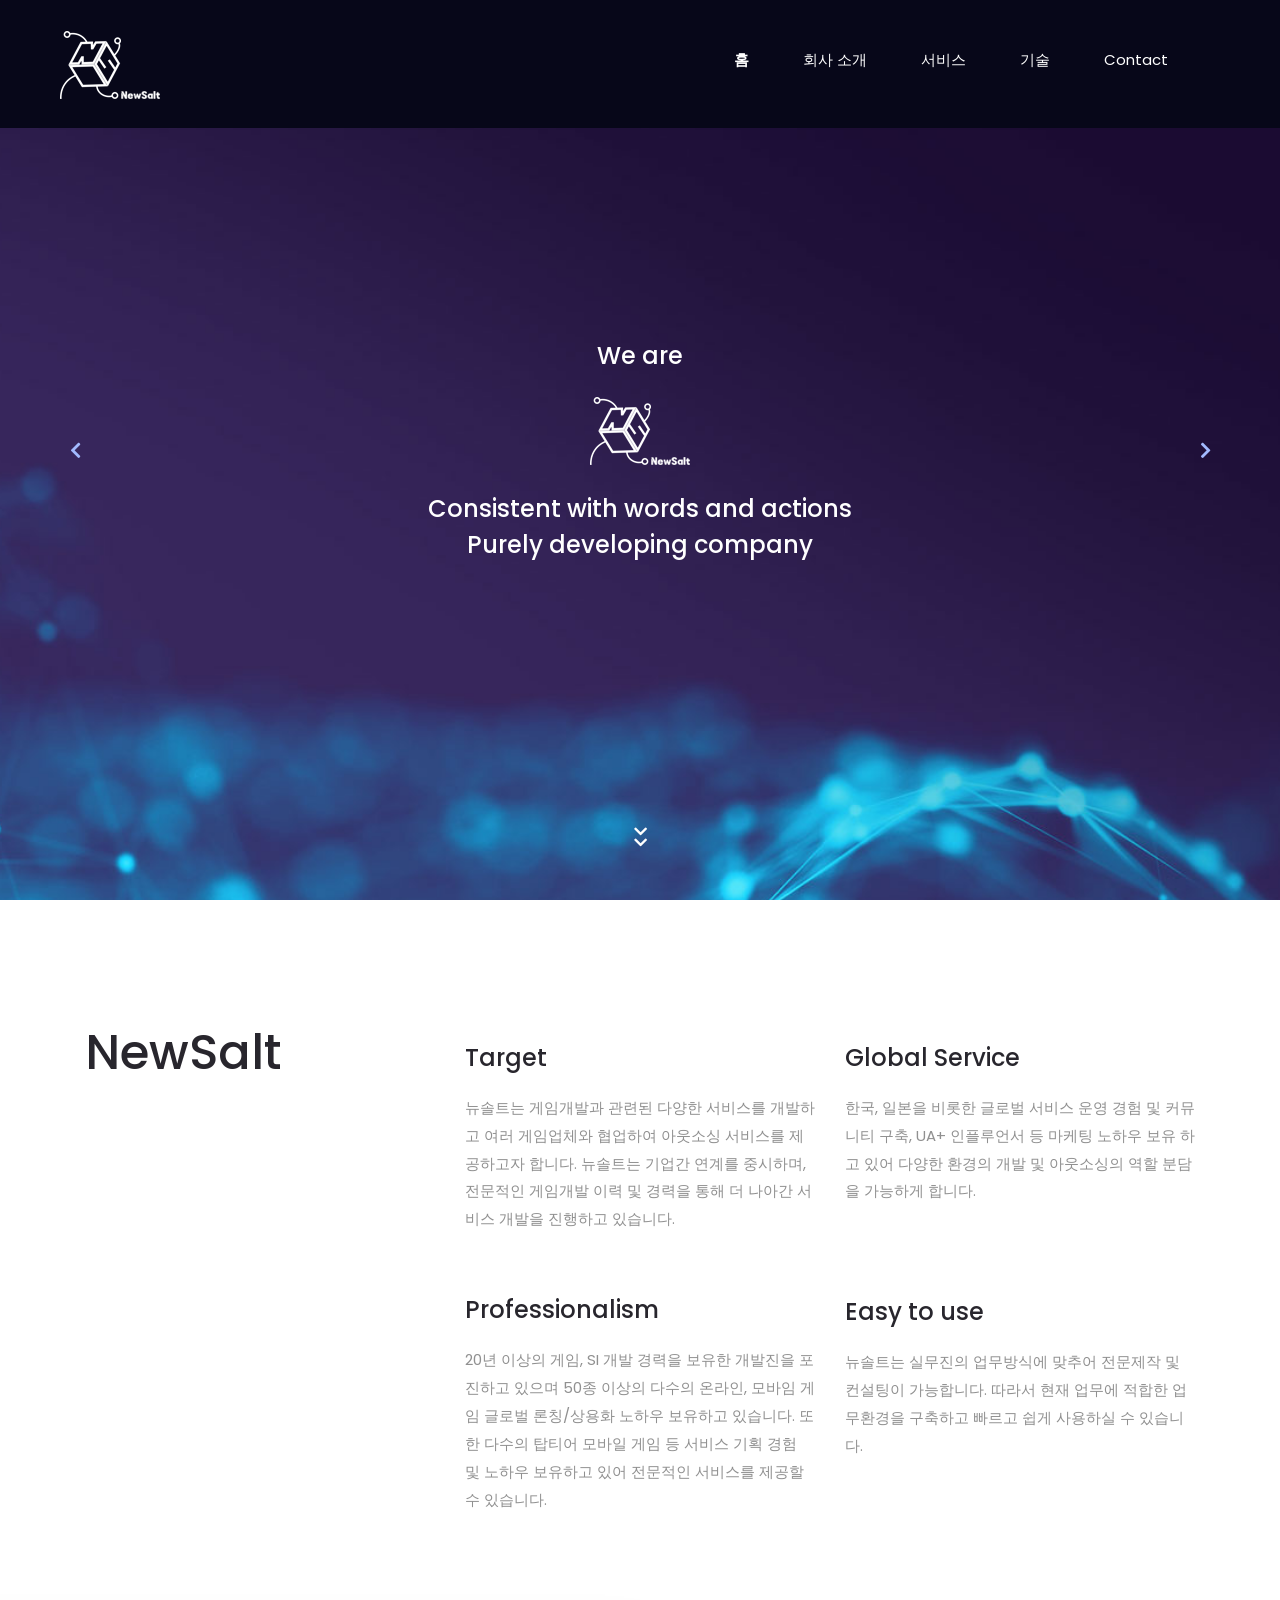
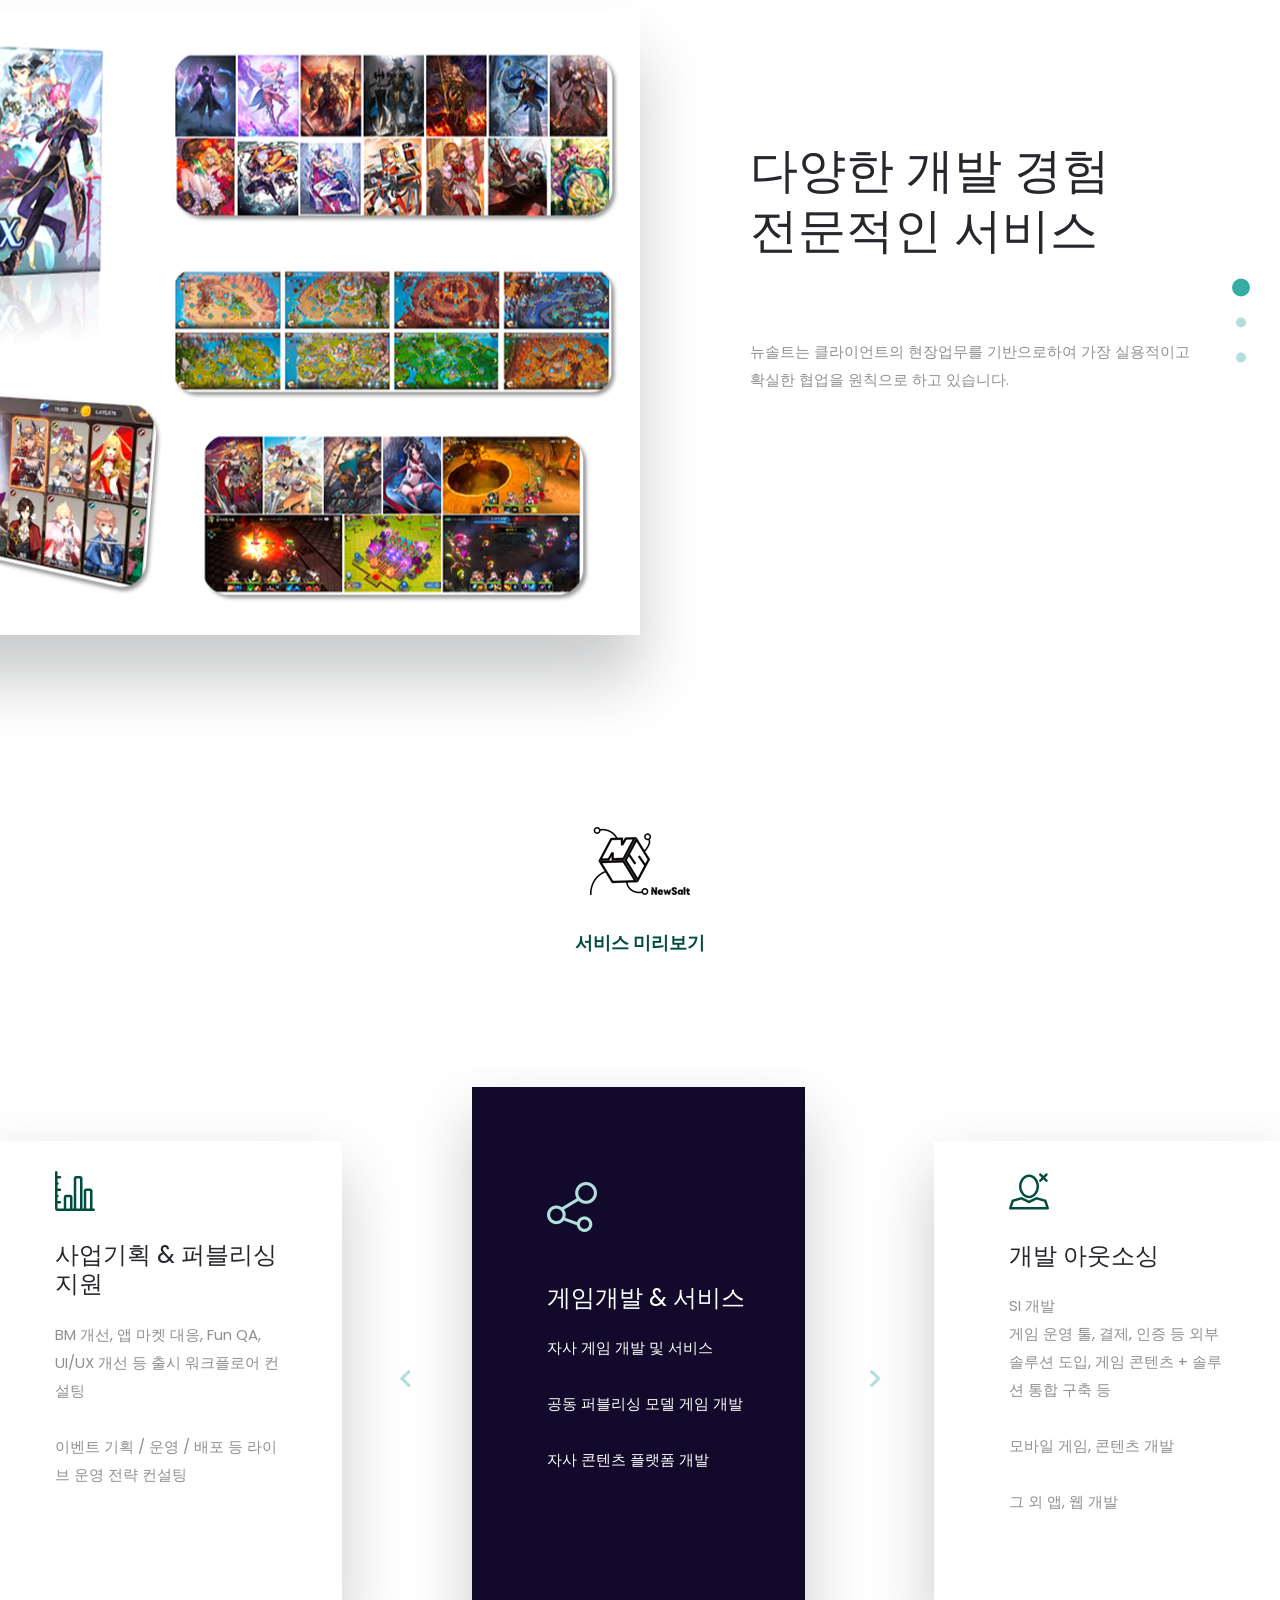
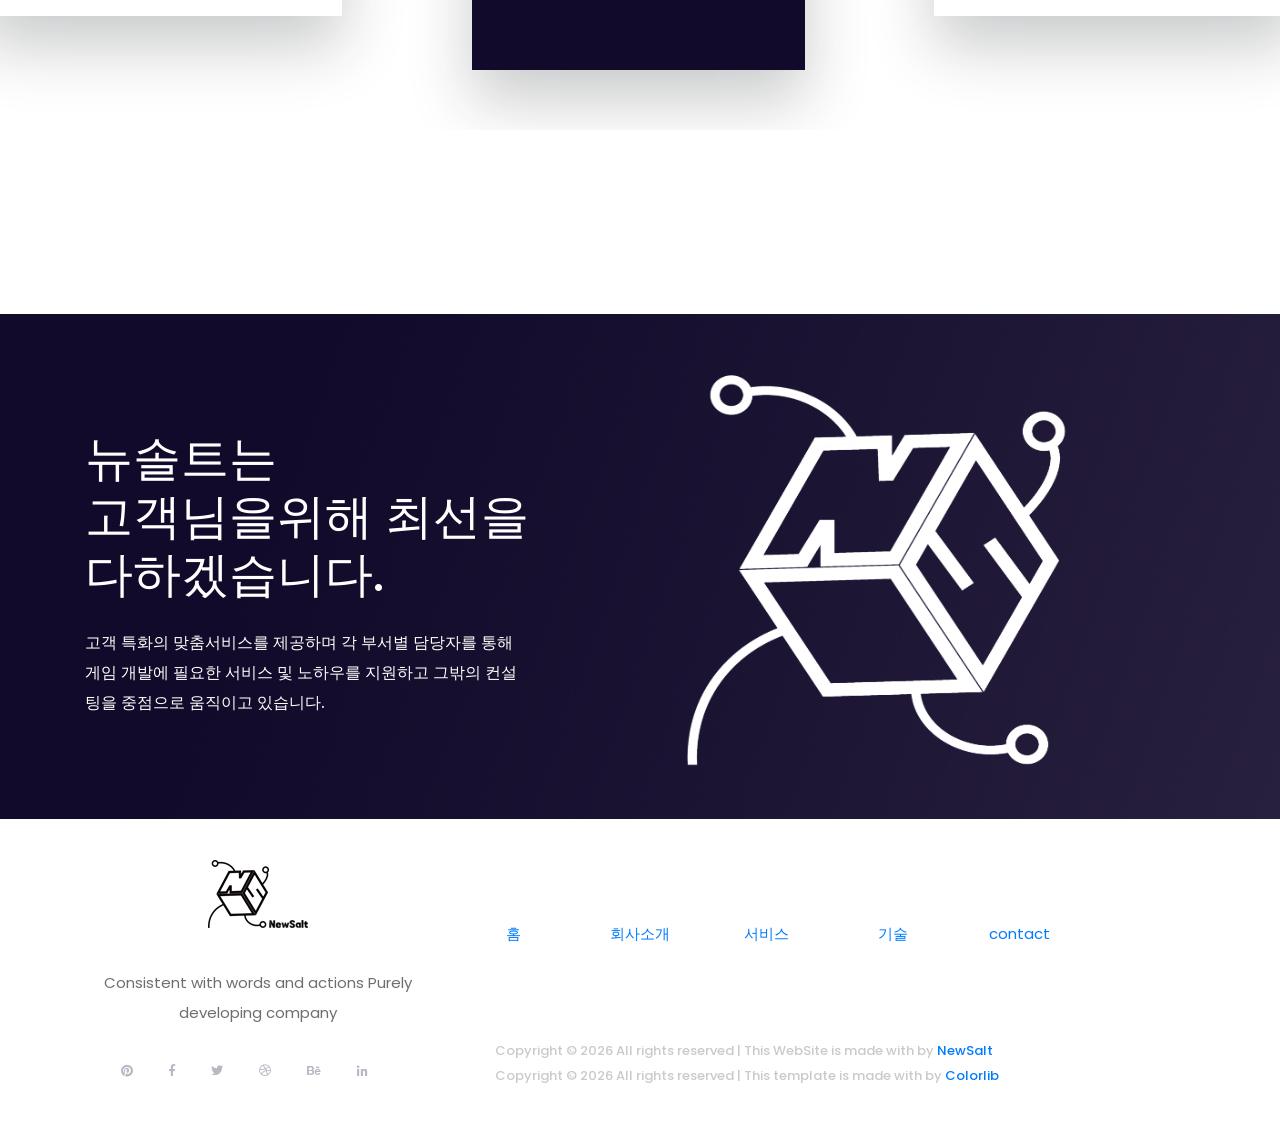
<file: index.html>
<!DOCTYPE html>
<html lang="en">

<head>
	<title>NewSalt</title>
	<link rel="shortcut icon" type="image/x-icon" href="images/favicon.ico" />
	<meta charset="utf-8" />
	<meta http-equiv="X-UA-Compatible" content="IE=edge" />
	<meta name="description" content="newSalt Project" />
	<meta name="viewport" content="width=device-width, initial-scale=1" />
	<link rel="stylesheet" type="text/css" href="styles/bootstrap4/bootstrap.min.css" />
	<link href="plugins/fontawesome-free-5.0.1/css/fontawesome-all.css" rel="stylesheet" type="text/css" />
	<link rel="stylesheet" type="text/css" href="plugins/OwlCarousel2-2.2.1/owl.carousel.css" />
	<link rel="stylesheet" type="text/css" href="plugins/OwlCarousel2-2.2.1/owl.theme.default.css" />
	<link rel="stylesheet" type="text/css" href="plugins/OwlCarousel2-2.2.1/animate.css" />
	<link rel="stylesheet" type="text/css" href="plugins/slick-1.8.0/slick.css" />
	<link href="plugins/icon-font/styles.css" rel="stylesheet" type="text/css" />
	<link rel="stylesheet" type="text/css" href="styles/main_styles.css" />
	<link rel="stylesheet" type="text/css" href="styles/responsive.css" />
</head>

<body>
	<div class="super_container">
		<!-- Header -->

		<header class="header d-flex flex-row justify-content-end align-items-center trans_200">
			<!-- Logo -->
			<div class="logo mr-auto">
				<a href="index.html"><img src="images/logo_newSalt_white.png" alt="" /></a>
			</div>

			<!-- Navigation -->
			<nav class="main_nav justify-self-end text-right">
				<ul>
					<li class="active"><a href="index.html">홈</a></li>
					<li><a href="about.html">회사 소개</a></li>
					<li><a href="services.html">서비스</a></li>
					<li><a href="portfolio.html">기술</a></li>
					<!--<li><a href="blog.html">기타</a></li>-->
					<li><a href="contact.html">Contact</a></li>
				</ul>

				<!-- Search -->
				<div class="search">
					<!--<div
              class="search_content d-flex flex-column align-items-center justify-content-center"
            >
              <div
                class="search_button d-flex flex-column align-items-center justify-content-center"
              >
                <svg
                  version="1.1"
                  id="Layer_1"
                  xmlns="http://www.w3.org/2000/svg"
                  xmlns:xlink="http://www.w3.org/1999/xlink"
                  x="0px"
                  y="0px"
                  width="18px"
                  height="18px"
                  viewBox="0 0 100 100"
                  enable-background="new 0 0 100 100"
                  xml:space="preserve"
                >
                  <g>
                    <g>
                      <path
                        class="search_path"
                        fill="#FFFFFF"
                        d="M89.354,10.609c-14.144-14.146-37.157-14.146-51.301,0c-6.852,6.853-10.625,15.964-10.625,25.655
										c0,8.829,3.132,17.174,8.87,23.771l-4.32,4.321l-4.402-4.403c-0.482-0.482-1.137-0.754-1.819-0.754s-1.337,0.271-1.819,0.754
										L3.31,80.584c-2.148,2.147-3.331,5.004-3.331,8.042s1.183,5.895,3.331,8.042C5.457,98.817,8.313,100,11.35,100
										c3.038,0,5.894-1.184,8.041-3.331l20.627-20.631c0.482-0.482,0.753-1.137,0.753-1.819s-0.271-1.337-0.753-1.819l-4.403-4.403
										l4.322-4.322c6.795,5.902,15.28,8.855,23.766,8.855c9.289,0,18.579-3.537,25.65-10.61c6.852-6.853,10.625-15.963,10.625-25.654
										C99.979,26.573,96.205,17.462,89.354,10.609z M15.753,93.029c-1.176,1.177-2.739,1.824-4.403,1.824
										c-1.663,0-3.227-0.648-4.403-1.824c-1.176-1.176-1.823-2.74-1.823-4.403s0.647-3.228,1.824-4.403L18.458,72.71l8.805,8.807
										L15.753,93.029z M30.902,77.878l-8.805-8.807l3.659-3.66l8.806,8.808L30.902,77.878z M85.715,58.28
										c-12.137,12.14-31.886,12.14-44.023,0c-5.88-5.881-9.118-13.699-9.118-22.016c0-8.316,3.238-16.135,9.118-22.016
										c6.069-6.069,14.041-9.104,22.012-9.104c7.972,0,15.943,3.035,22.013,9.104c5.88,5.881,9.117,13.699,9.117,22.016
										S91.596,52.399,85.715,58.28z"
                      ></path>
                    </g>
                  </g>
                  <g>
                    <g>
                      <path
                        class="search_path"
                        fill="#FFFFFF"
                        d="M81.47,18.495c-9.797-9.798-25.736-9.798-35.533,0c-9.796,9.798-9.796,25.741,0,35.539
										c4.898,4.898,11.333,7.349,17.766,7.349c6.435,0,12.868-2.45,17.767-7.349l0,0C91.266,44.235,91.266,28.293,81.47,18.495z
										 M77.831,50.395c-7.79,7.791-20.466,7.791-28.256,0c-7.79-7.792-7.79-20.469,0-28.261c3.896-3.896,9.011-5.843,14.128-5.843
										c5.116,0,10.233,1.948,14.128,5.843C85.621,29.925,85.621,42.603,77.831,50.395z"
                      ></path>
                    </g>
                  </g>
                  <g>
                    <g>
                      <path
                        class="search_path"
                        fill="#FFFFFF"
                        d="M73.283,26.683c-5.282-5.283-13.877-5.283-19.16,0c-1.004,1.005-1.004,2.634,0,3.639
										c1.005,1.005,2.634,1.005,3.639,0c3.276-3.276,8.607-3.276,11.884,0c0.502,0.503,1.16,0.754,1.818,0.754
										c0.659,0,1.317-0.251,1.819-0.754C74.288,29.317,74.288,27.688,73.283,26.683z"
                      ></path>
                    </g>
                  </g>
                </svg>
              </div>

              <form id="search_form" class="search_form bez_1">
                <input type="search" class="search_input bez_1" />
              </form>
            </div>-->
				</div>
			</nav>

			<!-- Hamburger -->
			<div class="hamburger_container bez_1">
				<i class="fas fa-bars trans_200"></i>
			</div>
		</header>

		<!-- Menu -->

		<div class="menu_container">
			<div class="menu menu_mm text-right">
				<div class="menu_close">
					<i class="far fa-times-circle trans_200"></i>
				</div>
				<ul class="menu_mm">
					<li class="menu_mm active"><a href="index.html">홈</a></li>
					<li class="menu_mm"><a href="about.html">회사소개</a></li>
					<li class="menu_mm"><a href="services.html">서비스</a></li>
					<li class="menu_mm"><a href="portfolio.html">기술</a></li>
					<!--<li class="menu_mm"><a href="blog.html">기타</a></li>-->
					<li class="menu_mm"><a href="contact.html">Contact</a></li>
				</ul>
			</div>
		</div>

		<!-- Home -->

		<div class="home">
			<div class="home_background_container prlx_parent">
				<div class="home_background prlx" style="background-image: url(images/slider_background.jpg)"></div>
			</div>

			<!-- Hero Slider -->
			<div class="hero_slider_container">
				<!-- Slider -->
				<div class="owl-carousel owl-theme hero_slider">
					<!-- Slider Item -->
					<div
						class="owl-item hero_slider_item item_1 d-flex flex-column align-items-center justify-content-center">
						<span>We are</span>
						<span><img src="images/logo_newSalt_white.png" alt="" /></span>
						<span></span>
						<span>Consistent with words and actions</span>
						<span>Purely developing company</span>
					</div>

					<!-- Slider Item -->
					<!-- <div
              class="owl-item hero_slider_item item_1 d-flex flex-column align-items-center justify-content-center"
            >
              <span>with</span>
              <span
                ><img
                  src="images/thanq_logo.png"
                  alt=""
                  style="width: 40%; margin: auto"
              /></span>
              <span></span>
              <span>국내 유일의 갑상선-두경부외과 특화 의원</span>
            </div> -->

					<!-- Slider Item -->
					<div
						class="owl-item hero_slider_item item_1 d-flex flex-column align-items-center justify-content-center">
						<span>With</span>
						<span><img src="images/NAVER_Cloud_CI.png" alt="" style="width: 15%; margin: auto" /></span>
						<span><img src="images/QROAD_CI.png" alt="" style="width: 60%; margin: auto" /></span>
						<span></span>
						<span>Game Development and Services</span>
						<span>Development Outsourcing</span>
					</div>
				</div>

				<!-- Hero Slider Navigation Left -->
				<div class="hero_slider_nav hero_slider_nav_left">
					<div
						class="hero_slider_prev d-flex flex-column align-items-center justify-content-center trans_200">
						<i class="fas fa-chevron-left trans_200"></i>
					</div>
				</div>

				<!-- Hero Slider Navigation Right -->
				<div class="hero_slider_nav hero_slider_nav_right">
					<div
						class="hero_slider_next d-flex flex-column align-items-center justify-content-center trans_200">
						<i class="fas fa-chevron-right trans_200"></i>
					</div>
				</div>
			</div>

			<div class="hero_side_text_container">
				<div class="double_arrow_container d-flex flex-column align-items-center justify-content-center">
					<div class="double_arrow nav_links" data-scroll-to=".icon_boxes">
						<i class="fas fa-chevron-left trans_200"></i>
						<i class="fas fa-chevron-left trans_200"></i>
					</div>
				</div>
				<div class="hero_side_text">
					<h2>Development and Outsourcing</h2>
					<p>
						뉴솔트는 전문적인 게임 개발 및 아웃소싱 서비스를 제공하고
						있습니다.
					</p>
				</div>
			</div>

			<div class="next_section_scroll">
				<div class="next_section nav_links" data-scroll-to=".icon_boxes">
					<i class="fas fa-chevron-down trans_200"></i>
					<i class="fas fa-chevron-down trans_200"></i>
				</div>
			</div>
		</div>

		<!-- Icon Boxes -->

		<div class="icon_boxes">
			<div class="container">
				<div class="row">
					<div class="col-lg-4">
						<div class="icon_box_title">
							<h1>NewSalt</h1>
						</div>
						<!--<div class="button icon_box_button trans_200">
                <a href="#" class="trans_200">discover more</a>
              </div>-->
					</div>

					<div class="col-lg-4 icon_box_col">
						<!-- Icon Box Item -->
						<div class="icon_box_item">
							<h2>Target</h2>
							<p>
								뉴솔트는 게임개발과 관련된 다양한 서비스를 개발하고 여러
								게임업체와 협업하여 아웃소싱 서비스를 제공하고자 합니다.
								뉴솔트는 기업간 연계를 중시하며, 전문적인 게임개발 이력 및
								경력을 통해 더 나아간 서비스 개발을 진행하고 있습니다.
							</p>
						</div>

						<!-- Icon Box Item -->
						<div class="icon_box_item">
							<h2>Professionalism</h2>
							<p>
								20년 이상의 게임, SI 개발 경력을 보유한 개발진을 포진하고
								있으며 50종 이상의 다수의 온라인, 모바임 게임 글로벌
								론칭/상용화 노하우 보유하고 있습니다. 또한 다수의 탑티어
								모바일 게임 등 서비스 기획 경험 및 노하우 보유하고 있어
								전문적인 서비스를 제공할 수 있습니다.
							</p>
						</div>
					</div>

					<div class="col-lg-4 icon_box_col">
						<!-- Icon Box Item -->
						<div class="icon_box_item">
							<h2>Global Service</h2>
							<p>
								한국, 일본을 비롯한 글로벌 서비스 운영 경험 및 커뮤니티 구축,
								UA+ 인플루언서 등 마케팅 노하우 보유 하고 있어 다양한 환경의
								개발 및 아웃소싱의 역할 분담을 가능하게 합니다.
							</p>
							<br />
						</div>

						<!-- Icon Box Item -->
						<div class="icon_box_item">
							<h2>Easy to use</h2>
							<p>
								뉴솔트는 실무진의 업무방식에 맞추어 전문제작 및 컨설팅이
								가능합니다. 따라서 현재 업무에 적합한 업무환경을 구축하고
								빠르고 쉽게 사용하실 수 있습니다.
							</p>
						</div>
					</div>
				</div>
			</div>
		</div>

		<!-- Vertical Slider Section -->

		<div class="v_slider_section">
			<div class="container fill_height">
				<div class="row fill_height">
					<div class="col-lg-6 v_slider_section_image">
						<div class="v_slider_image">
							<img src="images/v_slider_section.png" alt="" />
						</div>
					</div>

					<div class="col-lg-5 offset-lg-1 v_slider_content d-flex flex-column justify-content-center">
						<div class="v_slider_container">
							<!-- Vertical Slider -->
							<div class="v_slider">
								<!-- Vertical Slider Item -->
								<div class="v_slider_item">
									<h1>다양한 개발 경험</h1>
									<h1>전문적인 서비스</h1>
									<p>
										뉴솔트는 클라이언트의 현장업무를 기반으로하여 가장
										실용적이고 확실한 협업을 원칙으로 하고 있습니다.
									</p>
									<br />
									<br />
									<br />
									<!--<div class="person d-flex flex-row">
                      <div class="person_image">
                        <img src="images/person_1.png" alt="" />
                      </div>
                      <div class="person_meta">
                        <div class="person_name">Michael Smith</div>
                        <div class="person_title">Manager</div>
                      </div>
                    </div>-->
								</div>

								<!-- Vertical Slider Item -->
								<div class="v_slider_item">
									<h1>자사개발</h1>
									<h1>공동 퍼블리싱</h1>
									<h1>플랫폼 개발</h1>
									<p>
										뉴솔트는 어느 하나에 속하지 않고 다양한 업무영역을
										지원하고 있으며 각 개발사와 클라이언트의 업무환경에 맞추어
										서비스를 제공하고 있습니다.
									</p>
									<br />
									<!--<div class="person d-flex flex-row">
                      <div class="person_image">
                        <img src="images/person_1.png" alt="" />
                      </div>
                      <div class="person_meta">
                        <div class="person_name">Michael Smith</div>
                        <div class="person_title">Manager</div>
                      </div>
                    </div>-->
								</div>

								<!-- Vertical Slider Item -->
								<div class="v_slider_item">
									<h1>사업기획 & 퍼블리싱 지원</h1>
									<p>
										BM 개선, 앱 마켓 대응, Fun QA, UI/UX 개선 등 출시
										워크플로어 컨설팅 및 이벤트 기획 / 운영 / 배포 등 라이브
										운영 전략 컨설팅등 개발 뿐 아닌 전문 컨설팅을 통해 더욱
										나은 서비스를 제공해 드릴 수 있습니다.
									</p>
									<br />
									<!--<div class="person d-flex flex-row">
                      <div class="person_image">
                        <img src="images/person_1.png" alt="" />
                      </div>
                      <div class="person_meta">
                        <div class="person_name">Michael Smith</div>
                        <div class="person_title">Manager</div>
                      </div>
                    </div>-->
								</div>
							</div>
						</div>
					</div>
				</div>
			</div>
		</div>

		<!-- Services -->

		<div class="services">
			<div class="container">
				<div class="row">
					<div class="col text-center">
						<div class="section_title">
							<span><img src="images/logo_newSalt_black.png" alt="" /></span>
							<span style="font-weight: bold">서비스 미리보기</span>
						</div>
					</div>
				</div>
			</div>

			<div class="h_slider_container services_slider_container">
				<div class="service_slider_outer">
					<!-- Services Slider -->
					<div class="owl-carousel owl-theme services_slider">
						<!-- Services Slider Item-->
						<div class="owl-item services_item">
							<div class="services_item_inner">
								<div class="service_item_content">
									<div class="service_item_title">
										<div class="service_item_icon">
											<div data-icon="&#xe05e;" class="icon"></div>
										</div>
										<h2>게임개발 & 서비스</h2>
									</div>
									<p>
										자사 게임 개발 및 서비스
										<br />
										<br />
										공동 퍼블리싱 모델 게임 개발
										<br />
										<br />
										자사 콘텐츠 플랫폼 개발
									</p>
									<!--<div class="button service_item_button trans_200">
                      <a href="#" class="trans_200">discover more</a>
                    </div>-->
								</div>
							</div>
						</div>

						<!-- Services Slider Item-->
						<div class="owl-item services_item">
							<div class="services_item_inner">
								<div class="service_item_content">
									<div class="service_item_title">
										<div class="service_item_icon">
											<div data-icon="&#xe059;" class="icon"></div>
										</div>
										<h2>개발 아웃소싱</h2>
									</div>
									<p>
										SI 개발
										<br />
										게임 운영 툴, 결제, 인증 등 외부 솔루션 도입, 게임 콘텐츠
										+ 솔루션 통합 구축 등
										<br />
										<br />
										모바일 게임, 콘텐츠 개발
										<br />
										<br />
										그 외 앱, 웹 개발
									</p>
								</div>
							</div>
						</div>

						<!-- Services Slider Item-->
						<div class="owl-item services_item">
							<div class="services_item_inner">
								<div class="service_item_content">
									<div class="service_item_title">
										<div class="service_item_icon">
											<div data-icon="&#xe024;" class="icon"></div>
										</div>
										<h2>사업기획 & 퍼블리싱 지원</h2>
									</div>
									<p>
										BM 개선, 앱 마켓 대응, Fun QA, UI/UX 개선 등 출시
										워크플로어 컨설팅
										<br />
										<br />
										이벤트 기획 / 운영 / 배포 등 라이브 운영 전략 컨설팅
										<br />
										<br />
									</p>
								</div>
							</div>
						</div>

						<!-- Services Slider Item-->
						<!-- <div class="owl-item services_item">
                <div class="services_item_inner">
                  <div class="service_item_content">
                    <div class="service_item_title">
                      <div class="service_item_icon">
                        <div data-icon="&#xe083;" class="icon"></div>
                      </div>
                      <h2>schedule management</h2>
                    </div>
                    <p>
                      헬스앤모어 플랫폼을 통해 각 개인병원에 맞는 스케줄관리를
                      용이하게 하실 수 있게 합니다.<br />
                      환자의 진료시기, 수술시기, 입원, 퇴원, 의료진의 휴가 및
                      직원 스케줄 관리등 원하시는 스케줄러를 관리하실 수
                      있습니다.
                    </p>
                  </div>
                </div>
              </div> -->

						<!-- Services Slider Item-->
						<!-- <div class="owl-item services_item">
                <div class="services_item_inner">
                  <div class="service_item_content">
                    <div class="service_item_title">
                      <div class="service_item_icon">
                        <div data-icon="&#xe020;" class="icon"></div>
                      </div>
                      <h2>Goal</h2>
                    </div>
                    <p>
                      헬스앤모어는 더 나아가 컨설팅, 진료의뢰 뿐 아닌 다양한
                      의료지원서비스의 혁신을 목표 하여 더 편하고, 더 빠르고, 더
                      정확하고, 더 안전한 서비스를 제공하기위해 노력해 나갈
                      것입니다.
                    </p>
                  </div>
                </div>
              </div> -->
					</div>

					<div class="services_slider_nav services_slider_nav_left">
						<i class="fas fa-chevron-left trans_200"></i>
					</div>
					<div class="services_slider_nav services_slider_nav_right">
						<i class="fas fa-chevron-right trans_200"></i>
					</div>
				</div>
			</div>
		</div>

		<!-- Features -->

		<!-- <div class="features">
        <div class="container">
          <div class="row">
            <div class="col text-center">
              <div class="section_title">
                <h1>Health&More IT</h1>
              </div>
            </div>
          </div>
          <div class="row features_row">
            <div class="col-lg-4 text-lg-right features_col order-lg-1 order-2"> -->

		<!-- Features Item-->
		<!-- <div class="features_item">
                <h2>편의성</h2>
                <p>
                  누구나 쉽게 이용가능한 플랫폼제작을 통해 실제<br />업무를
                  진행하는 고객분들에게 업무 피로를 낮추며 빠르고 정확하게
                  원하는 바를 진행하게 합니다.
                </p>
              </div> -->

		<!-- Features Item-->
		<!-- <div class="features_item">
                <h2>전문성</h2>
                <p>
                  실제 병원과의 연계를 통해 필요한 시스템, 기능, 요구사항을
                  분석하여 반영하며, 각 고객별 특화서비스를 통해 더욱더 편리하고
                  전문적인 플랫폼 컨설팅을<br />제공합니다.
                </p>
              </div>
            </div> -->

		<!-- <div
              class="col-lg-4 d-flex flex-column align-items-center order-lg-2 order-1"
            >
              <div class="features_image">
                <img src="images/features1.png" alt="" />
              </div> -->
		<!--<div class="button features_button trans_200">
                <a href="#" class="trans_200">discover more</a>
              </div>-->
		<!-- </div> -->

		<!-- <div class="col-lg-4 features_col order-lg-3 order-3"> -->
		<!-- Features Item-->
		<!-- <div class="features_item">
                <br />
                <br />
                <h2>효율성</h2>
                <p>
                  PC, Mobile, Tablet등 다양한 디바이스 어디에서도 사용할 수 있는
                  Cross-Platform개발을 통해 효율적인 업무를 지원합니다.<br />또한
                  어느 장소에서도 크로스 브라우징된 플랫폼을 통해 업무를
                  진행하실 수 있습니다.
                </p>
              </div> -->

		<!-- Features Item-->
		<!-- <div class="features_item">
                <h2>혁신성</h2>
                <p>
                  헬스앤모어는 언제나 새로운 방법으로 생각하고 도전하며 헬스케어
                  혁신에 이바지하고자 합니다.<br />
                  단순한 플랫폼 개발, 의료 지원 컨설팅이 아닌 각 개인 병원간의
                  관계를 구축하여 새로운 형태의 Futuristic Medical NetWork를
                  목표로 합니다.
                </p>
              </div> -->

		<!--<div class="button features_button_2 trans_200">
                <a href="#" class="trans_200">discover more</a>discover more
              </div>-->
		<!-- </div>
          </div>
        </div>
      </div> -->

		<!-- Call to action -->

		<div class="cta">
			<div class="cta_background" style="background-image: url(images/cta_background.png)"></div>

			<div class="container">
				<div class="row">
					<div class="col-lg-5 order-lg-1 order-2">
						<div class="cta_content">
							<h1>뉴솔트는<br />고객님을위해 최선을 다하겠습니다.</h1>
							<p>
								고객 특화의 맞춤서비스를 제공하며 각 부서별 담당자를 통해 게임
								개발에 필요한 서비스 및 노하우를 지원하고 그밖의 컨설팅을
								중점으로 움직이고 있습니다.
							</p>
						</div>
					</div>

					<div class="col-lg-6 offset-lg-1 order-lg-2 order-1">
						<div class="cta_image d-flex flex-column justify-content-end" style="position: relative">
							<img src="images/logo_newSalt_pic_white.png" alt="" style="height: 90%; width: 90%" />
						</div>
					</div>
				</div>
			</div>
		</div>

		<!-- Text Line -->

		<!--<div class="text_line">
        <div class="container">
          <div class="row">
            <div class="col-lg-5 text-lg-right text-center">
              <div class="text_line_image">
                <img src="images/line.jpg" alt="" />
              </div>
            </div>

            <div class="col-lg-5 offset-lg-2">
              <div class="text_line_content">
                <h1>We integrate the future</h1>
                <p>
                  Etiam nec odio vestibulum est mattis effic iturut magna. Pelle
                  ntesque sit am et tellus blandit. Etiam nec odio vestibul.
                  Etiam nec odio vestibulum est mattis effic iturut.
                </p>
                <div class="button text_line_button trans_200">
                  <a href="#" class="trans_200">discover more</a>
                </div>
              </div>
            </div>
          </div>
        </div>
      </div>

      <!-- Newsletter -->

		<!--<div class="newsletter">
        <div class="container">
          <div class="row">
            <div class="col text-lg-center text-left">
              <div class="newsletter_content">
                <!-- Newsletter Title -->
		<!--<div class="newsletter_title">
                  <h1>Subscribe to our newsletter</h1>
                  <span
                    >Cursus, enim a ultrices venenatis, ante magna varius.</span
                  >
                </div>

                <!-- Newsletter Form -->
		<!--<div class="newsletter_form_container">
                  <form action="#">
                    <div class="input-group">
                      <input
                        type="email"
                        class="newsletter_email"
                        placeholder="Your e-mail address here"
                        required="required"
                        data-error="Valid email address is required."
                      />
                      <button
                        id="newsletter_form_submit"
                        type="submit"
                        class="button newsletter_submit_button trans_200"
                        value="Submit"
                      >
                        subscribe
                      </button>
                    </div>
                  </form>
                </div>
              </div>
            </div>
          </div>
        </div>
      </div>-->

		<!-- Footer -->

		<footer class="footer">
			<div class="container" style="text-align: center">
				<div class="row">
					<div class="col-lg-4" style="padding-left: 10px !important">
						<!-- Footer Intro -->
						<div class="footer_intro">
							<!-- Logo -->
							<div class="logo footer_logo" style="padding-left: 0px !important">
								<span><img src="images/logo_newSalt_black.png" alt="" /></span>
							</div>

							<span>Consistent with words and actions</span>
							<span>Purely developing company</span>

							<!-- Social -->
							<div class="footer_social">
								<ul>
									<li>
										<a href="#"><i class="fab fa-pinterest"></i></a>
									</li>
									<li>
										<a href="#"><i class="fab fa-facebook-f"></i></a>
									</li>
									<li>
										<a href="#"><i class="fab fa-twitter"></i></a>
									</li>
									<li>
										<a href="#"><i class="fab fa-dribbble"></i></a>
									</li>
									<li>
										<a href="#"><i class="fab fa-behance"></i></a>
									</li>
									<li>
										<a href="#"><i class="fab fa-linkedin-in"></i></a>
									</li>
								</ul>
							</div>
						</div>
					</div>

					<div class="col-lg-8">
						<div class="row footer_warp">
							<div class="col-lg-2 footer_text">
								<a href="index.html">홈</a>
							</div>
							<div class="col-lg-2 footer_text">
								<a href="about.html">회사소개</a>
							</div>
							<div class="col-lg-2 footer_text">
								<a href="services.html">서비스</a>
							</div>
							<div class="col-lg-2 footer_text">
								<a href="portfolio.html">기술</a>
							</div>
							<div class="col-lg-2 footer_text">
								<a href="contact.html">contact</a>
							</div>
						</div>
						<div class="row">&nbsp;</div>
						<div class="row">&nbsp;</div>
						<div class="row">&nbsp;</div>
						<div class="row">
							<div class="col-lg-12">
								<!-- Copyright -->
								<div class="footer_cr" style="
                      margin-top: -1px;
                      margin-left: 30px;
                      font-size: 13px;
                      text-align: left;
                    ">
									<!-- Link back to Colorlib can't be removed. Template is licensed under CC BY 3.0. -->
									Copyright &copy;
									<script>
										document.write(new Date().getFullYear());
									</script>
									All rights reserved | This WebSite is made with by
									<a href="" target="_blank">NewSalt</a>
									<!-- Link back to Colorlib can't be removed. Template is licensed under CC BY 3.0. -->
								</div>
							</div>
							<div class="col-lg-12">
								<!-- Copyright -->
								<div class="footer_cr" style="
                      margin-top: -1px;
                      margin-left: 30px;
                      font-size: 13px;
                      text-align: left;
                    ">
									<!-- Link back to Colorlib can't be removed. Template is licensed under CC BY 3.0. -->
									Copyright &copy;
									<script>
										document.write(new Date().getFullYear());
									</script>
									All rights reserved | This template is made with by
									<a href="https://colorlib.com" target="_blank">Colorlib</a>
									<!-- Link back to Colorlib can't be removed. Template is licensed under CC BY 3.0. -->
								</div>
							</div>
						</div>
					</div>
				</div>

				<div class="row">
					<div class="col">
						<!-- Copyright -->
						<div class="footer_cr_2">2021 All rights reserved</div>
					</div>
				</div>
			</div>
		</footer>
	</div>
	<script src="js/jquery-3.2.1.min.js"></script>
	<script src="styles/bootstrap4/popper.js"></script>
	<script src="styles/bootstrap4/bootstrap.min.js"></script>
	<script src="plugins/greensock/TweenMax.min.js"></script>
	<script src="plugins/greensock/TimelineMax.min.js"></script>
	<script src="plugins/scrollmagic/ScrollMagic.min.js"></script>
	<script src="plugins/greensock/animation.gsap.min.js"></script>
	<script src="plugins/greensock/ScrollToPlugin.min.js"></script>
	<script src="plugins/slick-1.8.0/slick.js"></script>
	<script src="plugins/OwlCarousel2-2.2.1/owl.carousel.js"></script>
	<script src="plugins/scrollTo/jquery.scrollTo.min.js"></script>
	<script src="plugins/easing/easing.js"></script>
	<script src="js/custom.js"></script>
	<script>
		$(document).ready(() => {
			setInterval(() => {
				$(".hero_slider_nav").children()[1].click();
			}, 6000);
			setInterval(() => {
				/*console.log($(".slick-dots").find("li:eq(2)").attr("class"));
				console.log(
				  $(".slick-dots").find("li:eq(2)").attr("class") === undefined
				);*/
				if (
					$(".slick-dots").find("li:eq(2)").attr("class") === undefined ||
					$(".slick-dots").find("li:eq(2)").attr("class") === ""
				) {
					$(".slick-dots").find(".slick-active").next().trigger("click");
				} else {
					$(".slick-dots").find("li:eq(0)").trigger("click");
				}
			}, 3000);
			//$(".slick-dots").children()[0].remove("slick-active");
			/*$(".slick-dots").children()[0].classList.remove("slick-active");
			$(".slick-dots").children()[1].classList.add("slick-active");
			$(".slick-dots").children()[2].classList.remove("slick-active");
	  
			$(".slick-dots").children()[0].children[0].ariaSelected = false;
			$(".slick-dots").children()[1].children[0].ariaSelected = true;
			$(".slick-dots").children()[2].children[0].ariaSelected = false;*/

			/*$(".slick-dots").find(".slick-active").next().trigger("click");
			console.log($(".slick-dots").find(".slick-active"));
			console.log($(".slick-dots").find(".slick-active").next());*/

			//console.log($(".slick-dots").children()[1].children[0].click());
		});
	</script>
</body>

</html>
</file>
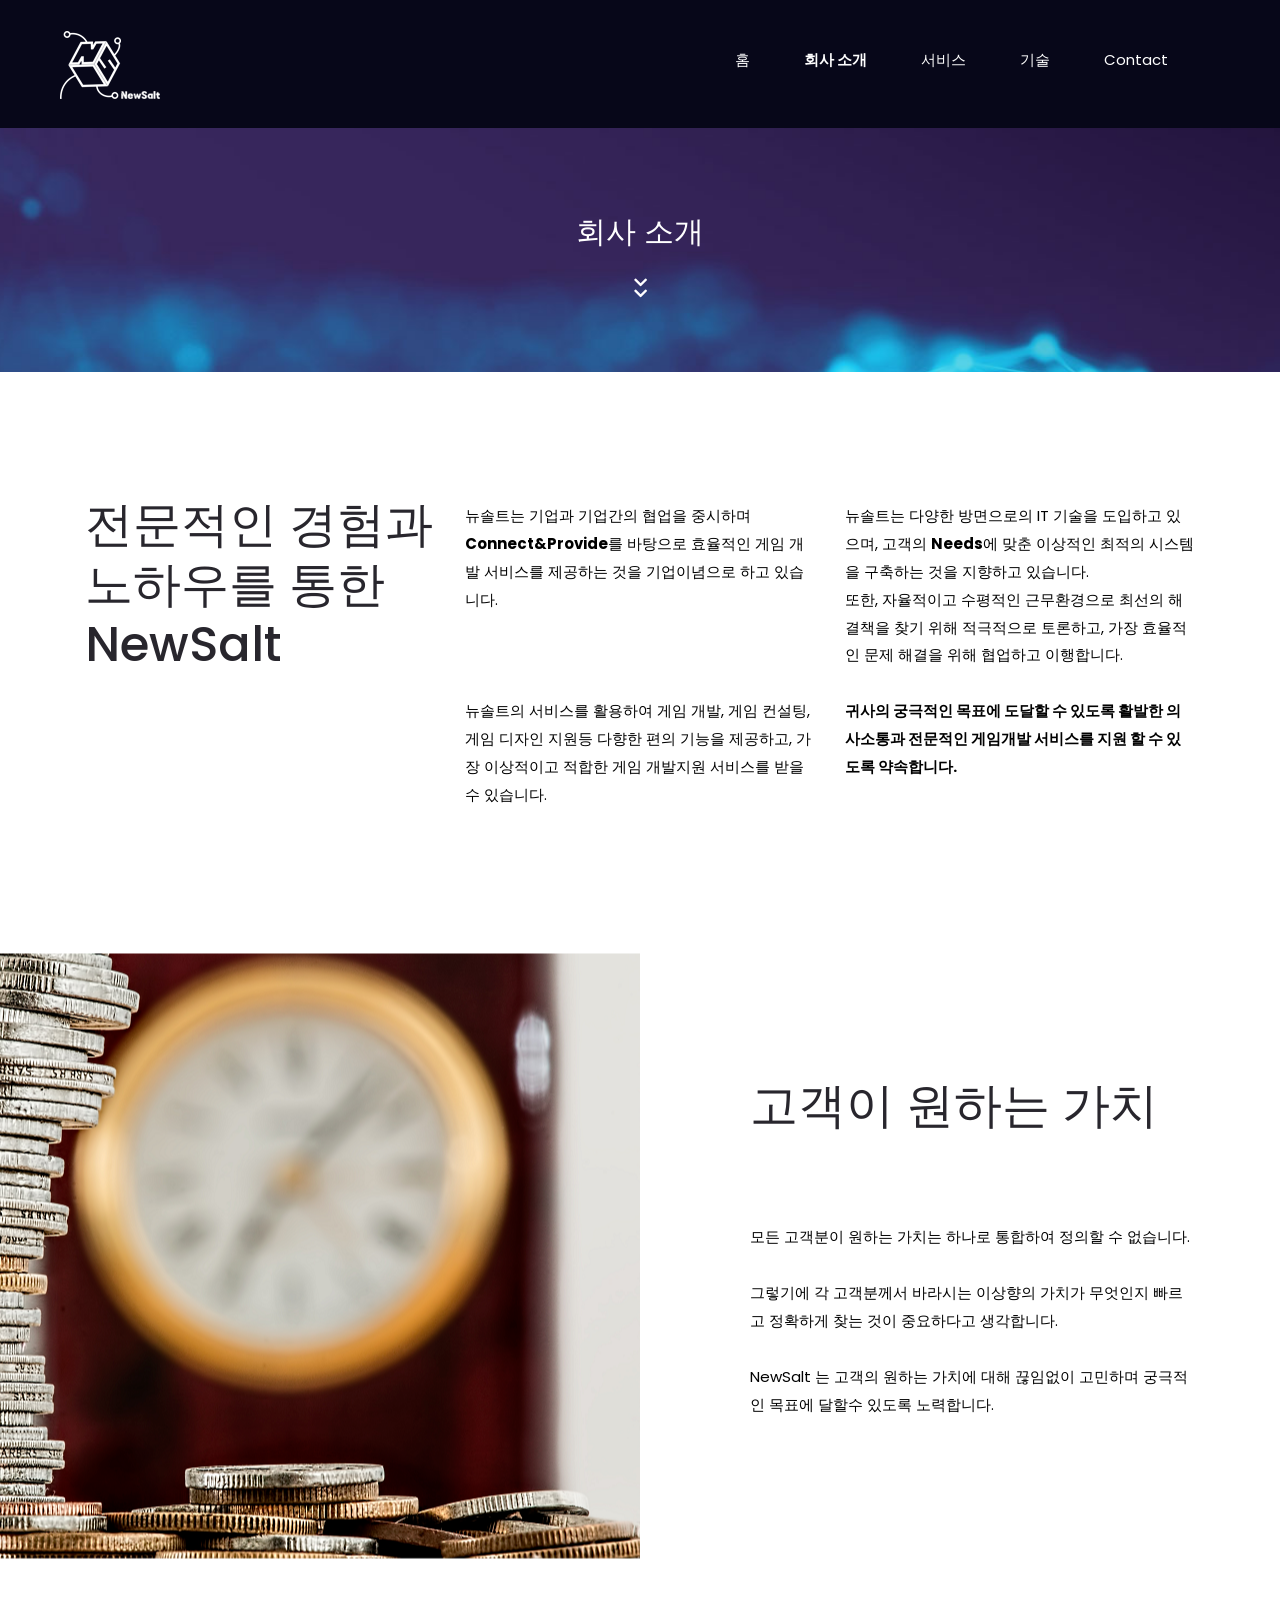
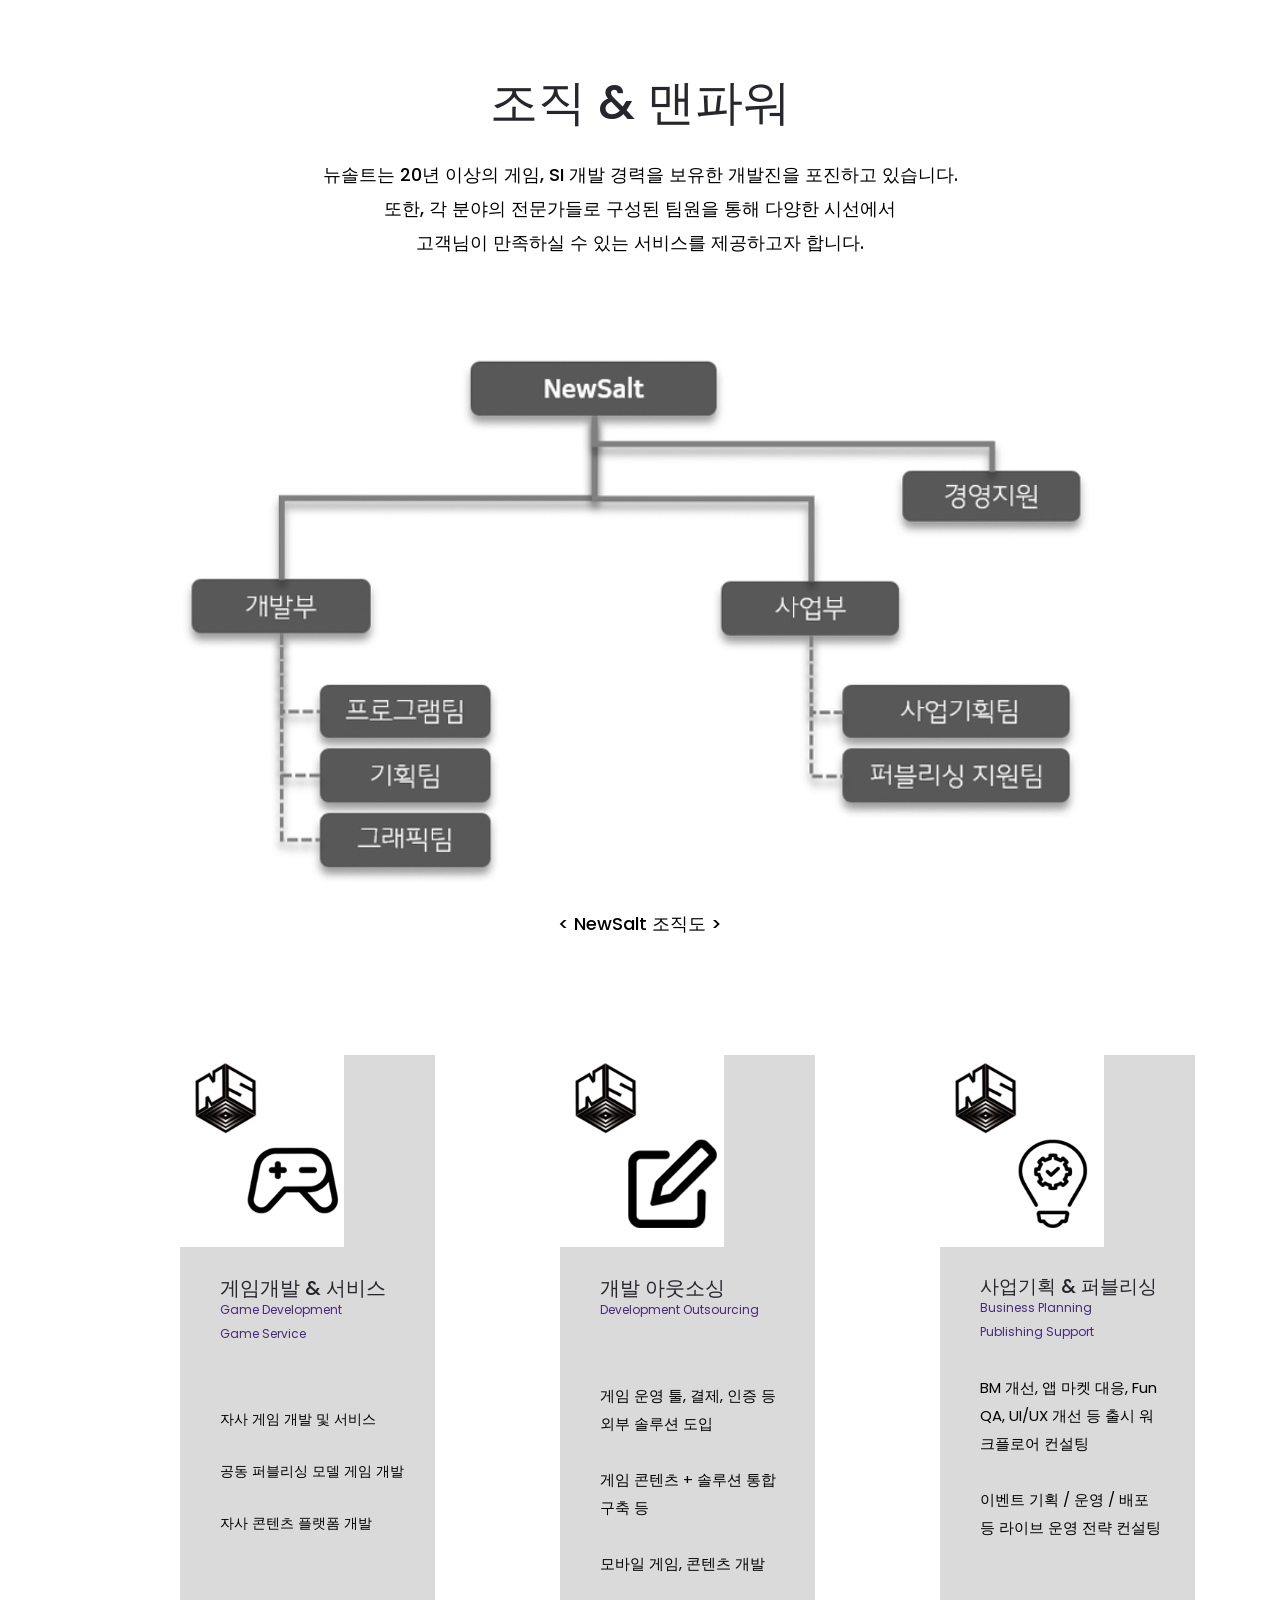
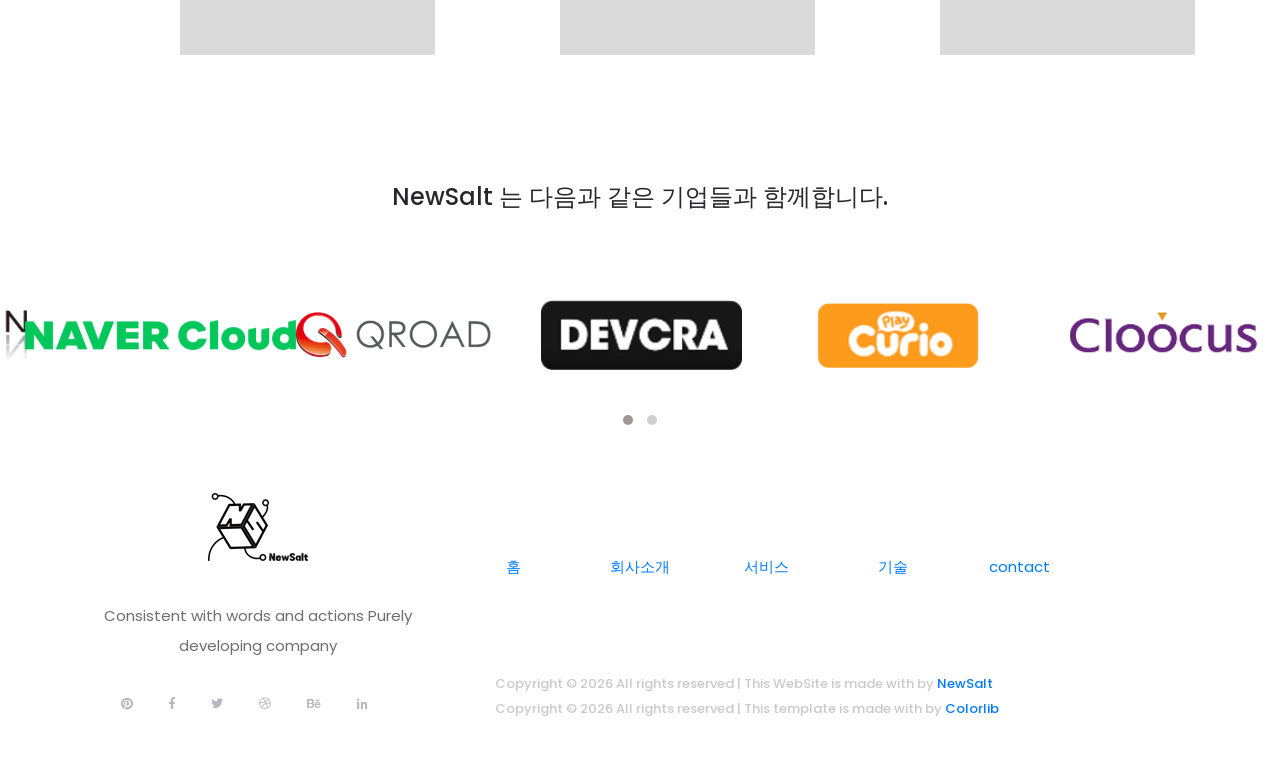
<file: about.html>
<!DOCTYPE html>
<html lang="en">

<head>
	<title>NewSalt</title>
	<link rel="shortcut icon" type="image/x-icon" href="images/favicon.ico" />
	<meta charset="utf-8" />
	<meta http-equiv="X-UA-Compatible" content="IE=edge" />
	<meta name="description" content="RanGO Project" />
	<meta name="viewport" content="width=device-width, initial-scale=1" />
	<link rel="stylesheet" type="text/css" href="styles/bootstrap4/bootstrap.min.css" />
	<link href="plugins/fontawesome-free-5.0.1/css/fontawesome-all.css" rel="stylesheet" type="text/css" />
	<link rel="stylesheet" type="text/css" href="plugins/OwlCarousel2-2.2.1/owl.carousel.css" />
	<link rel="stylesheet" type="text/css" href="plugins/OwlCarousel2-2.2.1/owl.theme.default.css" />
	<link rel="stylesheet" type="text/css" href="plugins/OwlCarousel2-2.2.1/animate.css" />
	<link rel="stylesheet" type="text/css" href="plugins/slick-1.8.0/slick.css" />
	<link rel="stylesheet" type="text/css" href="styles/about_styles.css" />
	<link rel="stylesheet" type="text/css" href="styles/about_responsive.css" />
</head>

<body>
	<div class="super_container">
		<!-- Header -->

		<header class="header d-flex flex-row justify-content-end align-items-center trans_200">
			<!-- Logo -->
			<div class="logo mr-auto">
				<a href="index.html"><img src="images/logo_newSalt_white.png" alt="" /></a>
			</div>

			<!-- Navigation -->
			<nav class="main_nav justify-self-end text-right">
				<ul>
					<li><a href="index.html">홈</a></li>
					<li class="active"><a href="#">회사 소개</a></li>
					<li><a href="services.html">서비스</a></li>
					<li><a href="portfolio.html">기술</a></li>
					<!--<li><a href="blog.html">기타</a></li>-->
					<li><a href="contact.html">Contact</a></li>
				</ul>

				<!-- Search -->
				<div class="search">
					<!--<div
              class="search_content d-flex flex-column align-items-center justify-content-center"
            >
              <div
                class="search_button d-flex flex-column align-items-center justify-content-center"
              >
                <svg
                  version="1.1"
                  id="Layer_1"
                  xmlns="http://www.w3.org/2000/svg"
                  xmlns:xlink="http://www.w3.org/1999/xlink"
                  x="0px"
                  y="0px"
                  width="18px"
                  height="18px"
                  viewBox="0 0 100 100"
                  enable-background="new 0 0 100 100"
                  xml:space="preserve"
                >
                  <g>
                    <g>
                      <path
                        class="search_path"
                        fill="#FFFFFF"
                        d="M89.354,10.609c-14.144-14.146-37.157-14.146-51.301,0c-6.852,6.853-10.625,15.964-10.625,25.655
										c0,8.829,3.132,17.174,8.87,23.771l-4.32,4.321l-4.402-4.403c-0.482-0.482-1.137-0.754-1.819-0.754s-1.337,0.271-1.819,0.754
										L3.31,80.584c-2.148,2.147-3.331,5.004-3.331,8.042s1.183,5.895,3.331,8.042C5.457,98.817,8.313,100,11.35,100
										c3.038,0,5.894-1.184,8.041-3.331l20.627-20.631c0.482-0.482,0.753-1.137,0.753-1.819s-0.271-1.337-0.753-1.819l-4.403-4.403
										l4.322-4.322c6.795,5.902,15.28,8.855,23.766,8.855c9.289,0,18.579-3.537,25.65-10.61c6.852-6.853,10.625-15.963,10.625-25.654
										C99.979,26.573,96.205,17.462,89.354,10.609z M15.753,93.029c-1.176,1.177-2.739,1.824-4.403,1.824
										c-1.663,0-3.227-0.648-4.403-1.824c-1.176-1.176-1.823-2.74-1.823-4.403s0.647-3.228,1.824-4.403L18.458,72.71l8.805,8.807
										L15.753,93.029z M30.902,77.878l-8.805-8.807l3.659-3.66l8.806,8.808L30.902,77.878z M85.715,58.28
										c-12.137,12.14-31.886,12.14-44.023,0c-5.88-5.881-9.118-13.699-9.118-22.016c0-8.316,3.238-16.135,9.118-22.016
										c6.069-6.069,14.041-9.104,22.012-9.104c7.972,0,15.943,3.035,22.013,9.104c5.88,5.881,9.117,13.699,9.117,22.016
										S91.596,52.399,85.715,58.28z"
                      ></path>
                    </g>
                  </g>
                  <g>
                    <g>
                      <path
                        class="search_path"
                        fill="#FFFFFF"
                        d="M81.47,18.495c-9.797-9.798-25.736-9.798-35.533,0c-9.796,9.798-9.796,25.741,0,35.539
										c4.898,4.898,11.333,7.349,17.766,7.349c6.435,0,12.868-2.45,17.767-7.349l0,0C91.266,44.235,91.266,28.293,81.47,18.495z
										 M77.831,50.395c-7.79,7.791-20.466,7.791-28.256,0c-7.79-7.792-7.79-20.469,0-28.261c3.896-3.896,9.011-5.843,14.128-5.843
										c5.116,0,10.233,1.948,14.128,5.843C85.621,29.925,85.621,42.603,77.831,50.395z"
                      ></path>
                    </g>
                  </g>
                  <g>
                    <g>
                      <path
                        class="search_path"
                        fill="#FFFFFF"
                        d="M73.283,26.683c-5.282-5.283-13.877-5.283-19.16,0c-1.004,1.005-1.004,2.634,0,3.639
										c1.005,1.005,2.634,1.005,3.639,0c3.276-3.276,8.607-3.276,11.884,0c0.502,0.503,1.16,0.754,1.818,0.754
										c0.659,0,1.317-0.251,1.819-0.754C74.288,29.317,74.288,27.688,73.283,26.683z"
                      ></path>
                    </g>
                  </g>
                </svg>
              </div>

              <form id="search_form" class="search_form bez_1">
                <input type="search" class="search_input bez_1" />
              </form>
            </div>-->
				</div>
			</nav>

			<!-- Hamburger -->
			<div class="hamburger_container bez_1">
				<i class="fas fa-bars trans_200"></i>
			</div>
		</header>

		<!-- Menu -->

		<div class="menu_container">
			<div class="menu menu_mm text-right">
				<div class="menu_close">
					<i class="far fa-times-circle trans_200"></i>
				</div>
				<ul class="menu_mm">
					<li class="menu_mm"><a href="index.html">홈</a></li>
					<li class="menu_mm active"><a href="about.html">회사소개</a></li>
					<li class="menu_mm"><a href="services.html">서비스</a></li>
					<li class="menu_mm"><a href="portfolio.html">기술</a></li>
					<!--<li class="menu_mm"><a href="blog.html">기타</a></li>-->
					<li class="menu_mm"><a href="contact.html">Contact</a></li>
				</ul>
			</div>
		</div>

		<!-- Home -->

		<div class="home">
			<div class="home_background_container prlx_parent">
				<div class="home_background prlx" style="background-image: url(images/home_background.jpg)"></div>
			</div>

			<div class="home_title">
				<h2>회사 소개</h2>
				<div class="next_section_scroll">
					<div class="next_section nav_links" data-scroll-to=".icon_boxes">
						<i class="fas fa-chevron-down trans_200"></i>
						<i class="fas fa-chevron-down trans_200"></i>
					</div>
				</div>
			</div>
		</div>

		<!-- Icon Boxes -->

		<div class="icon_boxes">
			<div class="container">
				<div class="row">
					<div class="col-lg-4">
						<div class="icon_box_title">
							<h1>전문적인 경험과 노하우를 통한 NewSalt</h1>
						</div>
						<!-- <div class="button icon_box_button trans_200">
                <a href="#" class="trans_200">discover more</a>
              </div> -->
					</div>

					<div class="col-lg-4 icon_box_col">
						<!-- Icon Box Item -->
						<div class="icon_box_paragraph">
							<p>
								뉴솔트는 기업과 기업간의 협업을 중시하며
								<span style="font-weight: bold">Connect&Provide</span>를
								바탕으로 효율적인 게임 개발 서비스를 제공하는 것을
								기업이념으로 하고 있습니다.<br /><br /><br /><br />
								뉴솔트의 서비스를 활용하여 게임 개발, 게임 컨설팅, 게임 디자인
								지원등 다향한 편의 기능을 제공하고, 가장 이상적이고 적합한
								게임 개발지원 서비스를 받을 수 있습니다.
							</p>
						</div>
					</div>

					<div class="col-lg-4 icon_box_col">
						<!-- Icon Box Item -->
						<div class="icon_box_paragraph">
							<p>
								뉴솔트는 다양한 방면으로의 IT 기술을 도입하고 있으며, 고객의
								<span style="font-weight: bold">Needs</span>에 맞춘 이상적인
								최적의 시스템을 구축하는 것을 지향하고 있습니다.<br />
								또한, 자율적이고 수평적인 근무환경으로 최선의 해결책을 찾기
								위해 적극적으로 토론하고, 가장 효율적인 문제 해결을 위해
								협업하고 이행합니다.
								<br />
								<br />
								<span style="font-weight: bold">귀사의 궁극적인 목표에 도달할 수 있도록 활발한 의사소통과
									전문적인 게임개발 서비스를 지원 할 수 있도록 약속합니다.
								</span>
							</p>
						</div>
					</div>
				</div>
			</div>
		</div>

		<!-- Vertical Slider Section -->

		<div class="v_slider_section">
			<div class="container fill_height">
				<div class="row fill_height">
					<div class="col-lg-6 v_slider_section_image">
						<div class="v_slider_image">
							<!-- <img src="images/testimonials.jpg" alt="" /> -->
							<img src="images/images/value.png" alt="" />
						</div>
					</div>

					<div class="col-lg-5 offset-lg-1 v_slider_content d-flex flex-column justify-content-center">
						<!-- Testimonials Slider -->
						<div class="v_slider_title">
							<h1>고객이 원하는 가치</h1>
						</div>
						<p>
							모든 고객분이 원하는 가치는 하나로 통합하여 정의할 수
							없습니다.<br /><br />

							그렇기에 각 고객분께서 바라시는 이상향의 가치가 무엇인지 빠르고
							정확하게 찾는 것이 중요하다고 생각합니다.<br /><br />

							NewSalt 는 고객의 원하는 가치에 대해 끊임없이 고민하며
							궁극적인 목표에 달할수 있도록 노력합니다.
						</p>
					</div>
				</div>
			</div>
		</div>

		<!-- Team -->

		<div class="team">
			<div class="container">
				<div class="row">
					<div class="col-lg-10 offset-lg-1 text-lg-center text-left team_title">
						<h1>조직 & 맨파워</h1>
						<p>
							뉴솔트는 20년 이상의 게임, SI 개발 경력을 보유한 개발진을
							포진하고 있습니다.<br />
							또한, 각 분야의 전문가들로 구성된 팀원을 통해 다양한 시선에서<br />
							고객님이 만족하실 수 있는 서비스를 제공하고자 합니다.
						</p>
					</div>

					<br />

					<div class="col-lg-10 offset-lg-1 text-lg-center text-left team_title"
						style="margin-top: -10%; margin-bottom: 10%">
						<span><img src="images/team_newSalt.png" alt="" style="width: 100%" /></span>
						<p>&lt; NewSalt 조직도 &gt;</p>
					</div>

					<br />

				</div>
				<div class="row">
					<!-- Team Item -->
					<div class="col-xl-3 col-lg-4 offset-xl-1 team_col">
						<div class="team_container trans_200">
							<div class="team_member_image">
								<img src="images/images/teamlogo/developer_team.png" alt="" />
							</div>
							<div class="team_member_content">
								<div class="team_member_name">게임개발 & 서비스</div>
								<div class="team_member_title">
									Game Development
									<br />
									Game Service
								</div>
								<br />
								<p class="team_member_content_text">
									자사 게임 개발 및 서비스
									<br />
									<br />
									공동 퍼블리싱 모델 게임 개발
									<br />
									<br />
									자사 콘텐츠 플랫폼 개발
								</p>
								<!--<div class="team_member_link"><a href="#">read more</a></div>-->
							</div>
						</div>
					</div>

					<!-- Team Item -->
					<div class="col-xl-3 col-lg-4 offset-xl-1 team_col">
						<div class="team_container trans_200">
							<div class="team_member_image">
								<img src="images/images/teamlogo/marketing_team.png" alt="" />
							</div>
							<div class="team_member_content">
								<div class="team_member_name">개발 아웃소싱</div>
								<div class="team_member_title">Development Outsourcing</div>
								<br />
								<p>
									게임 운영 툴, 결제, 인증 등 외부 솔루션 도입
									<br />
									<br />
									게임 콘텐츠 + 솔루션 통합 구축 등
									<br />
									<br />
									모바일 게임, 콘텐츠 개발
								</p>
								<!--<div class="team_member_link"><a href="#">read more</a></div>-->
							</div>
						</div>
					</div>

					<!-- Team Item -->
					<div class="col-xl-3 col-lg-4 offset-xl-1 team_col">
						<div class="team_container trans_200">
							<div class="team_member_image">
								<img src="images/images/teamlogo/design_team.png" alt="" />
							</div>
							<div class="team_member_content">
								<div class="team_member_name" style="font-size:19px">사업기획 & 퍼블리싱</div>
								<div class="team_member_title">Business Planning
									<br />
									Publishing Support
								</div>
								<p>
									BM 개선, 앱 마켓 대응, Fun QA, UI/UX 개선 등 출시 워크플로어 컨설팅
									<br />
									<br />
									이벤트 기획 / 운영 / 배포 등 라이브 운영 전략 컨설팅
									<br />
									<br />
								</p>
								<!--<div class="team_member_link"><a href="#">read more</a></div>-->
							</div>
						</div>
					</div>
				</div>
			</div>
		</div>

		<!-- Clients -->

		<div class="clients">
			<!-- Clients Slider -->
			<div class="row">
				<div class="col-lg-10 offset-lg-1 text-lg-center text-left team_title" style="margin-bottom: 0px">
					<h2 style="padding: 10 px">
						NewSalt 는 다음과 같은 기업들과 함께합니다.
					</h2>
				</div>
			</div>
			<div class="clients_slider_container">
				<div class="owl-carousel owl-theme clients_slider">
					<!-- Slider Item -->
					<div class="owl-item clients_item">
						<div class="client_item_background trans_200">
							<img src="images/images/other_company_logo/NAVER_Cloud_CI.png" alt=""
								style="height: 30px" />
						</div>
					</div>

					<!-- Slider Item -->
					<div class="owl-item clients_item">
						<div class="client_item_background trans_200">
							<img src="images/images/other_company_logo/QROAD_CI.png" alt="" style="height: 110px" />
						</div>
					</div>

					<!-- Slider Item -->
					<div class="owl-item clients_item">
						<div class="client_item_background trans_200">
							<img src="images/images/other_company_logo/DEVCRA_CI.png" alt="" style="height: 70px" />
						</div>
					</div>

					<!-- Slider Item -->
					<div class="owl-item clients_item">
						<div class="client_item_background trans_200">
							<img src="images/images/other_company_logo/PLAY_CURIO_CI.png" alt="" style="height: 65px" />
						</div>
					</div>

					<!-- Slider Item -->
					<div class="owl-item clients_item">
						<div class="client_item_background trans_200">
							<img src="images/images/other_company_logo/CLOOCUS_CI.png" alt="" style="height: 70px" />
						</div>
					</div>

					<!-- Slider Item -->
					<div class="owl-item clients_item">
						<div class="client_item_background trans_200">
							<img src="images/images/other_company_logo/SONCW_CI.png" alt="" style="height: 75px" />
						</div>
					</div>

					<!-- Slider Item -->
					<div class="owl-item clients_item">
						<div class="client_item_background trans_200">
							<img src="images/images/other_company_logo/CORESIGHT_CI.png" alt="" style="height: 75px" />
						</div>
					</div>

					<!-- Slider Item -->
					<div class="owl-item clients_item">
						<div class="client_item_background trans_200">
							<img src="images/images/other_company_logo/SOFTON_CI.png" alt="" style="height: 75px" />
						</div>
					</div>

					<!-- Slider Item -->
					<div class="owl-item clients_item">
						<div class="client_item_background trans_200">
							<img src="images/images/other_company_logo/WONCOMZ_CI.png" alt="" style="height: 50px" />
						</div>
					</div>

					<!-- Slider Item -->
					<div class="owl-item clients_item">
						<div class="client_item_background trans_200">
							<img src="images/images/other_company_logo/HORIZON_CI.png" alt="" style="height: 50px" />
						</div>
					</div>
				</div>
			</div>
		</div>

		<!-- Newsletter -->

		<!--<div class="newsletter">
        <div class="container">
          <div class="row">
            <div class="col text-lg-center text-left">
              <div class="newsletter_content">
                <!-- Newsletter Title -->
		<!--<div class="newsletter_title">
                  <h1>Subscribe to our newsletter</h1>
                  <span
                    >Cursus, enim a ultrices venenatis, ante magna varius.</span
                  >
                </div>

                <!-- Newsletter Form -->
		<!--<div class="newsletter_form_container">
                  <form action="#">
                    <div class="input-group">
                      <input
                        type="email"
                        class="newsletter_email"
                        placeholder="Your e-mail address here"
                        required="required"
                        data-error="Valid email address is required."
                      />
                      <button
                        id="newsletter_form_submit"
                        type="submit"
                        class="button newsletter_submit_button trans_200"
                        value="Submit"
                      >
                        subscribe
                      </button>
                    </div>
                  </form>
                </div>
              </div>
            </div>
          </div>
        </div>
      </div>-->

		<!-- Footer -->

		<footer class="footer">
			<div class="container" style="text-align: center">
				<div class="row">
					<div class="col-lg-4" style="padding-left: 10px !important">
						<!-- Footer Intro -->
						<div class="footer_intro">
							<!-- Logo -->
							<div class="logo footer_logo" style="padding-left: 0px !important">
								<span><img src="images/logo_newSalt_black.png" alt="" /></span>
							</div>

							<span>Consistent with words and actions</span>
							<span>Purely developing company</span>

							<!-- Social -->
							<div class="footer_social">
								<ul>
									<li>
										<a href="#"><i class="fab fa-pinterest"></i></a>
									</li>
									<li>
										<a href="#"><i class="fab fa-facebook-f"></i></a>
									</li>
									<li>
										<a href="#"><i class="fab fa-twitter"></i></a>
									</li>
									<li>
										<a href="#"><i class="fab fa-dribbble"></i></a>
									</li>
									<li>
										<a href="#"><i class="fab fa-behance"></i></a>
									</li>
									<li>
										<a href="#"><i class="fab fa-linkedin-in"></i></a>
									</li>
								</ul>
							</div>
						</div>
					</div>

					<div class="col-lg-8">
						<div class="row footer_warp">
							<div class="col-lg-2 footer_text">
								<a href="index.html">홈</a>
							</div>
							<div class="col-lg-2 footer_text">
								<a href="about.html">회사소개</a>
							</div>
							<div class="col-lg-2 footer_text">
								<a href="services.html">서비스</a>
							</div>
							<div class="col-lg-2 footer_text">
								<a href="portfolio.html">기술</a>
							</div>
							<div class="col-lg-2 footer_text">
								<a href="contact.html">contact</a>
							</div>
						</div>
						<div class="row">&nbsp;</div>
						<div class="row">&nbsp;</div>
						<div class="row">&nbsp;</div>
						<div class="row">
							<div class="col-lg-12">
								<!-- Copyright -->
								<div class="footer_cr" style="
                      margin-top: -1px;
                      margin-left: 30px;
                      font-size: 13px;
                      text-align: left;
                    ">
									<!-- Link back to Colorlib can't be removed. Template is licensed under CC BY 3.0. -->
									Copyright &copy;
									<script>
										document.write(new Date().getFullYear());
									</script>
									All rights reserved | This WebSite is made with by
									<a href="" target="_blank">NewSalt</a>
									<!-- Link back to Colorlib can't be removed. Template is licensed under CC BY 3.0. -->
								</div>
							</div>
							<div class="col-lg-12">
								<!-- Copyright -->
								<div class="footer_cr" style="
                      margin-top: -1px;
                      margin-left: 30px;
                      font-size: 13px;
                      text-align: left;
                    ">
									<!-- Link back to Colorlib can't be removed. Template is licensed under CC BY 3.0. -->
									Copyright &copy;
									<script>
										document.write(new Date().getFullYear());
									</script>
									All rights reserved | This template is made with by
									<a href="https://colorlib.com" target="_blank">Colorlib</a>
									<!-- Link back to Colorlib can't be removed. Template is licensed under CC BY 3.0. -->
								</div>
							</div>
						</div>
					</div>
				</div>

				<div class="row">
					<div class="col">
						<!-- Copyright -->
						<div class="footer_cr_2">2021 All rights reserved</div>
					</div>
				</div>
			</div>
		</footer>
	</div>

	<script src="js/jquery-3.2.1.min.js"></script>
	<script src="styles/bootstrap4/popper.js"></script>
	<script src="styles/bootstrap4/bootstrap.min.js"></script>
	<script src="plugins/greensock/TweenMax.min.js"></script>
	<script src="plugins/greensock/TimelineMax.min.js"></script>
	<script src="plugins/scrollmagic/ScrollMagic.min.js"></script>
	<script src="plugins/greensock/animation.gsap.min.js"></script>
	<script src="plugins/greensock/ScrollToPlugin.min.js"></script>
	<script src="plugins/slick-1.8.0/slick.js"></script>
	<script src="plugins/OwlCarousel2-2.2.1/owl.carousel.js"></script>
	<script src="plugins/scrollTo/jquery.scrollTo.min.js"></script>
	<script src="plugins/easing/easing.js"></script>
	<script src="js/about_custom.js"></script>
	<script>
		const owl = $('.owl-carousel');
		owl.owlCarousel({
			items: 5,
			loop: true,
			margin: 10,
			autoplay: true,
			autoplayTimeout: 2000,
			// autoplayHoverPause: true
		});
	</script>
</body>

</html>
</file>
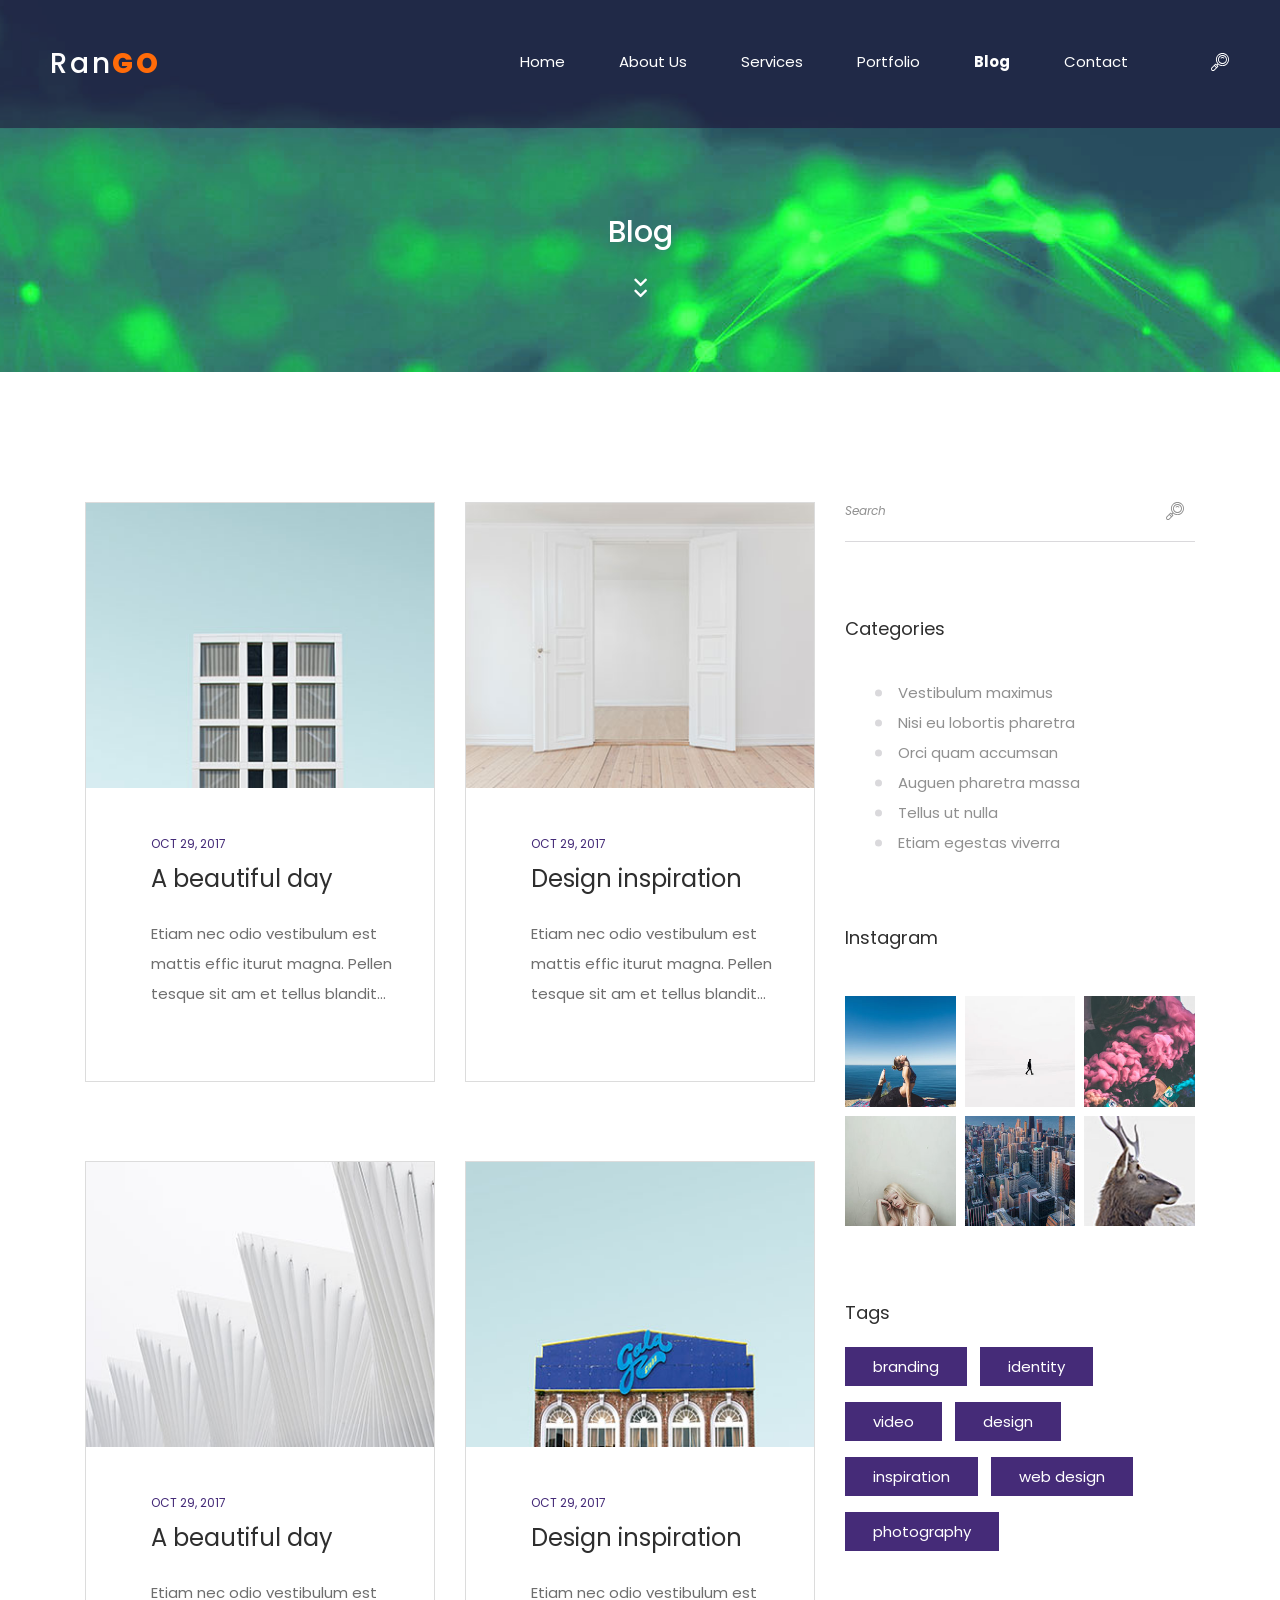
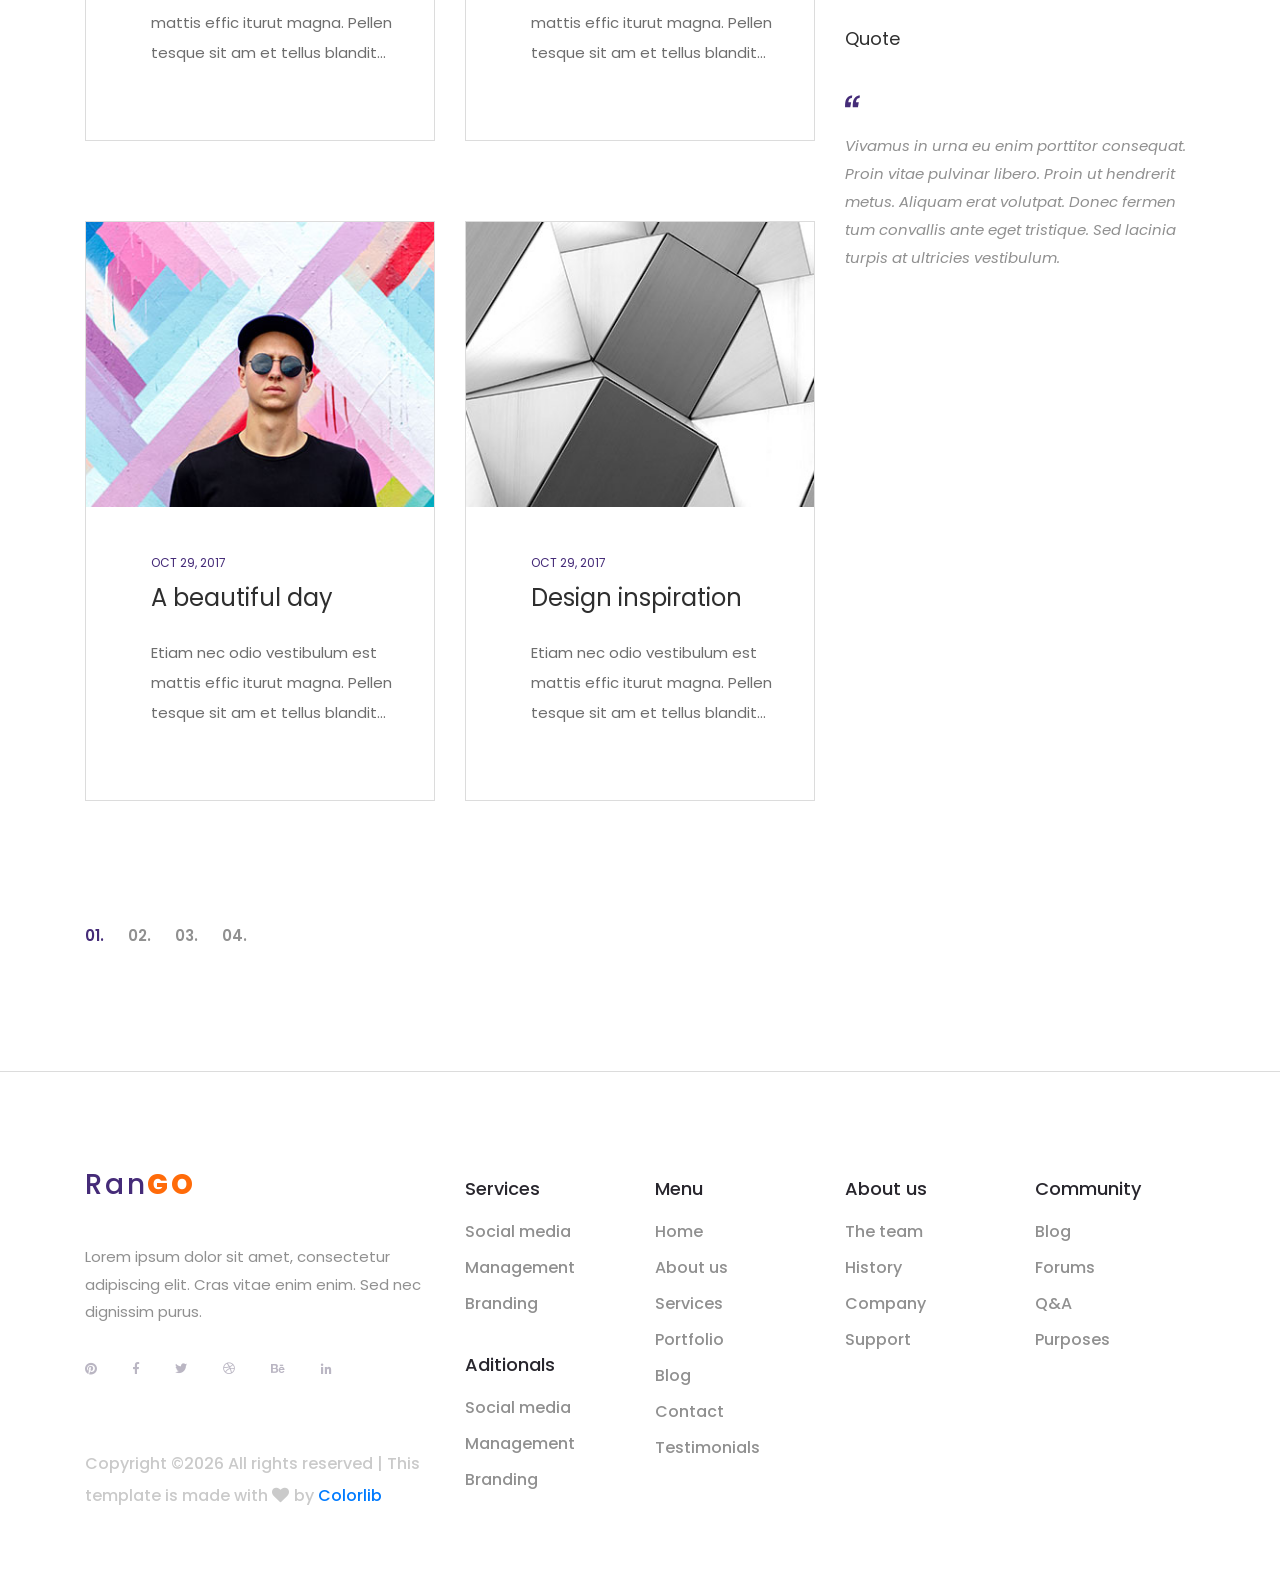
<file: blog.html>
<!DOCTYPE html>
<html lang="en">
<head>
<title>Health N More</title>
<link rel="shortcut icon" type="image/x-icon" href="images/favicon.ico" />
<meta charset="utf-8">
<meta http-equiv="X-UA-Compatible" content="IE=edge">
<meta name="description" content="RanGO Project">
<meta name="viewport" content="width=device-width, initial-scale=1">
<link rel="stylesheet" type="text/css" href="styles/bootstrap4/bootstrap.min.css">
<link href="plugins/fontawesome-free-5.0.1/css/fontawesome-all.css" rel="stylesheet" type="text/css">
<link href="plugins/colorbox/colorbox.css" rel="stylesheet" type="text/css">
<link rel="stylesheet" type="text/css" href="styles/blog_styles.css">
<link rel="stylesheet" type="text/css" href="styles/blog_responsive.css">
</head>

<body>

<div class="super_container">
	
	<!-- Header -->

	<header class="header d-flex flex-row justify-content-end align-items-center trans_200">
		
		<!-- Logo -->
		<div class="logo mr-auto">
			<a href="#">Ran<span>go</span></a>
		</div>

		<!-- Navigation -->
		<nav class="main_nav justify-self-end text-right">
			<ul>
				<li><a href="index.html">Home</a></li>
				<li><a href="about.html">About Us</a></li>
				<li><a href="services.html">Services</a></li>
				<li><a href="portfolio.html">Portfolio</a></li>
				<li class="active"><a href="#">Blog</a></li>
				<li><a href="contact.html">Contact</a></li>
			</ul>
			
			<!-- Search -->
			<div class="search">
				<div class="search_content d-flex flex-column align-items-center justify-content-center">
					<div class="search_button d-flex flex-column align-items-center justify-content-center">
						<svg version="1.1" id="Layer_1" xmlns="http://www.w3.org/2000/svg" xmlns:xlink="http://www.w3.org/1999/xlink" x="0px" y="0px"
							width="18px" height="18px" viewBox="0 0 100 100" enable-background="new 0 0 100 100" xml:space="preserve">
							<g>
								<g>
									<path class="search_path" fill="#FFFFFF" d="M89.354,10.609c-14.144-14.146-37.157-14.146-51.301,0c-6.852,6.853-10.625,15.964-10.625,25.655
										c0,8.829,3.132,17.174,8.87,23.771l-4.32,4.321l-4.402-4.403c-0.482-0.482-1.137-0.754-1.819-0.754s-1.337,0.271-1.819,0.754
										L3.31,80.584c-2.148,2.147-3.331,5.004-3.331,8.042s1.183,5.895,3.331,8.042C5.457,98.817,8.313,100,11.35,100
										c3.038,0,5.894-1.184,8.041-3.331l20.627-20.631c0.482-0.482,0.753-1.137,0.753-1.819s-0.271-1.337-0.753-1.819l-4.403-4.403
										l4.322-4.322c6.795,5.902,15.28,8.855,23.766,8.855c9.289,0,18.579-3.537,25.65-10.61c6.852-6.853,10.625-15.963,10.625-25.654
										C99.979,26.573,96.205,17.462,89.354,10.609z M15.753,93.029c-1.176,1.177-2.739,1.824-4.403,1.824
										c-1.663,0-3.227-0.648-4.403-1.824c-1.176-1.176-1.823-2.74-1.823-4.403s0.647-3.228,1.824-4.403L18.458,72.71l8.805,8.807
										L15.753,93.029z M30.902,77.878l-8.805-8.807l3.659-3.66l8.806,8.808L30.902,77.878z M85.715,58.28
										c-12.137,12.14-31.886,12.14-44.023,0c-5.88-5.881-9.118-13.699-9.118-22.016c0-8.316,3.238-16.135,9.118-22.016
										c6.069-6.069,14.041-9.104,22.012-9.104c7.972,0,15.943,3.035,22.013,9.104c5.88,5.881,9.117,13.699,9.117,22.016
										S91.596,52.399,85.715,58.28z"></path>
								</g>
							</g>
							<g>
								<g>
									<path class="search_path" fill="#FFFFFF" d="M81.47,18.495c-9.797-9.798-25.736-9.798-35.533,0c-9.796,9.798-9.796,25.741,0,35.539
										c4.898,4.898,11.333,7.349,17.766,7.349c6.435,0,12.868-2.45,17.767-7.349l0,0C91.266,44.235,91.266,28.293,81.47,18.495z
										 M77.831,50.395c-7.79,7.791-20.466,7.791-28.256,0c-7.79-7.792-7.79-20.469,0-28.261c3.896-3.896,9.011-5.843,14.128-5.843
										c5.116,0,10.233,1.948,14.128,5.843C85.621,29.925,85.621,42.603,77.831,50.395z"></path>
								</g>
							</g>
							<g>
								<g>
									<path class="search_path" fill="#FFFFFF" d="M73.283,26.683c-5.282-5.283-13.877-5.283-19.16,0c-1.004,1.005-1.004,2.634,0,3.639
										c1.005,1.005,2.634,1.005,3.639,0c3.276-3.276,8.607-3.276,11.884,0c0.502,0.503,1.16,0.754,1.818,0.754
										c0.659,0,1.317-0.251,1.819-0.754C74.288,29.317,74.288,27.688,73.283,26.683z"></path>
								</g>
							</g>
						</svg>
					</div>

					<form id="search_form" class="search_form bez_1">
						<input type="search" class="search_input bez_1">
					</form>

				</div>
			</div>
		</nav>

		<!-- Hamburger -->
		<div class="hamburger_container bez_1">
			<i class="fas fa-bars trans_200"></i>
		</div>
		
	</header>

	<!-- Menu -->

	<div class="menu_container">
		<div class="menu menu_mm text-right">
			<div class="menu_close"><i class="far fa-times-circle trans_200"></i></div>
			<ul class="menu_mm">
				<li class="menu_mm"><a href="index.html">Home</a></li>
				<li class="menu_mm"><a href="about.html">About Us</a></li>
				<li class="menu_mm"><a href="services.html">Services</a></li>
				<li class="menu_mm"><a href="portfolio.html">Portfolio</a></li>
				<li class="menu_mm active"><a href="blog.html">Blog</a></li>
				<li class="menu_mm"><a href="contact.html">Contact</a></li>
			</ul>
		</div>
	</div>

	<!-- Home -->

	<div class="home">
		<div class="home_background_container prlx_parent">
			<div class="home_background prlx" style="background-image:url(images/blog_background.jpg)"></div>
		</div>
		
		<div class="home_title">
			<h2>Blog</h2>
			<div class="next_section_scroll">
				<div class="next_section nav_links" data-scroll-to=".blog">
					<i class="fas fa-chevron-down trans_200"></i>
					<i class="fas fa-chevron-down trans_200"></i>
				</div>
			</div>
		</div>
	
	</div>

	<!-- Blog -->

	<div class="blog">
		
		<div class="container">
			<div class="row">
				
				<div class="col-lg-8">
					
					<div class="blog_container">
						<div class="post_container" data-masonry='{ "itemSelector": ".card", "gutter": 30 }'>
							
							<div class="card trans_200">
								<img class="card-img-top" src="images/blog_1.jpg" alt="https://unsplash.com/@heysupersimi">
								<div class="card-body">
									<div class="card-header">oct 29, 2017</div>
									<div class="card-title"><a href="blog_post.html">A beautiful day</a></div>
									<div class="card-text">
										Etiam nec odio vestibulum est mattis effic iturut magna. Pellen tesque sit am et tellus blandit...
									</div>
								</div>
							</div>

							<div class="card trans_200">
								<img class="card-img-top" src="images/blog_2.jpg" alt="https://unsplash.com/@philberndt">
								<div class="card-body">
									<div class="card-header">oct 29, 2017</div>
									<div class="card-title"><a href="blog_post.html">Design inspiration</a></div>
									<div class="card-text">
										Etiam nec odio vestibulum est mattis effic iturut magna. Pellen tesque sit am et tellus blandit...
									</div>
								</div>
							</div>

							<div class="card trans_200">
								<img class="card-img-top" src="images/blog_3.jpg" alt="https://unsplash.com/@lucabravo">
								<div class="card-body">
									<div class="card-header">oct 29, 2017</div>
									<div class="card-title"><a href="blog_post.html">A beautiful day</a></div>
									<div class="card-text">
										Etiam nec odio vestibulum est mattis effic iturut magna. Pellen tesque sit am et tellus blandit...
									</div>
								</div>
							</div>

							<div class="card trans_200">
								<img class="card-img-top" src="images/blog_4.jpg" alt="https://unsplash.com/@heysupersimi">
								<div class="card-body">
									<div class="card-header">oct 29, 2017</div>
									<div class="card-title"><a href="blog_post.html">Design inspiration</a></div>
									<div class="card-text">
										Etiam nec odio vestibulum est mattis effic iturut magna. Pellen tesque sit am et tellus blandit...
									</div>
								</div>
							</div>

							<div class="card trans_200">
								<img class="card-img-top" src="images/blog_5.jpg" alt="https://unsplash.com/@jcpeacock">
								<div class="card-body">
									<div class="card-header">oct 29, 2017</div>
									<div class="card-title"><a href="blog_post.html">A beautiful day</a></div>
									<div class="card-text">
										Etiam nec odio vestibulum est mattis effic iturut magna. Pellen tesque sit am et tellus blandit...
									</div>
								</div>
							</div>

							<div class="card trans_200">
								<img class="card-img-top" src="images/blog_6.jpg" alt="https://unsplash.com/@dmpop">
								<div class="card-body">
									<div class="card-header">oct 29, 2017</div>
									<div class="card-title"><a href="blog_post.html">Design inspiration</a></div>
									<div class="card-text">
										Etiam nec odio vestibulum est mattis effic iturut magna. Pellen tesque sit am et tellus blandit...
									</div>
								</div>
							</div>

						</div>
					</div>
						

					<div class="blog_pages">
						<ul>
							<li class="active"><a href="#">01.</a></li>
							<li><a href="#">02.</a></li>
							<li><a href="#">03.</a></li>
							<li><a href="#">04.</a></li>
						</ul>
					</div>

				</div>

				<div class="col-lg-4">
					
					<!-- Sidebar -->

					<div class="sidebar">
						
						<div class="sidebar_search_container">

							<!-- Sidebar Search -->
							<form id="sidebar_search_form" class="sidebar_search_form bez_1">
								<input id="sidebar_search_input" type="search" class="sidebar_search_input bez_1" placeholder="Search">
								<button id="sidebar_search_button" type="submit" class="sidebar_search_button trans_300" value="Submit">
									<svg version="1.1" id="Layer_1" xmlns="http://www.w3.org/2000/svg" xmlns:xlink="http://www.w3.org/1999/xlink" x="0px" y="0px"
										width="18px" height="18px" viewBox="0 0 100 100" enable-background="new 0 0 100 100" xml:space="preserve">
										<g>
											<g>
												<path class="search_path" fill="#909090" d="M89.354,10.609c-14.144-14.146-37.157-14.146-51.301,0c-6.852,6.853-10.625,15.964-10.625,25.655
													c0,8.829,3.132,17.174,8.87,23.771l-4.32,4.321l-4.402-4.403c-0.482-0.482-1.137-0.754-1.819-0.754s-1.337,0.271-1.819,0.754
													L3.31,80.584c-2.148,2.147-3.331,5.004-3.331,8.042s1.183,5.895,3.331,8.042C5.457,98.817,8.313,100,11.35,100
													c3.038,0,5.894-1.184,8.041-3.331l20.627-20.631c0.482-0.482,0.753-1.137,0.753-1.819s-0.271-1.337-0.753-1.819l-4.403-4.403
													l4.322-4.322c6.795,5.902,15.28,8.855,23.766,8.855c9.289,0,18.579-3.537,25.65-10.61c6.852-6.853,10.625-15.963,10.625-25.654
													C99.979,26.573,96.205,17.462,89.354,10.609z M15.753,93.029c-1.176,1.177-2.739,1.824-4.403,1.824
													c-1.663,0-3.227-0.648-4.403-1.824c-1.176-1.176-1.823-2.74-1.823-4.403s0.647-3.228,1.824-4.403L18.458,72.71l8.805,8.807
													L15.753,93.029z M30.902,77.878l-8.805-8.807l3.659-3.66l8.806,8.808L30.902,77.878z M85.715,58.28
													c-12.137,12.14-31.886,12.14-44.023,0c-5.88-5.881-9.118-13.699-9.118-22.016c0-8.316,3.238-16.135,9.118-22.016
													c6.069-6.069,14.041-9.104,22.012-9.104c7.972,0,15.943,3.035,22.013,9.104c5.88,5.881,9.117,13.699,9.117,22.016
													S91.596,52.399,85.715,58.28z"></path>
											</g>
										</g>
										<g>
											<g>
												<path class="search_path" fill="#909090" d="M81.47,18.495c-9.797-9.798-25.736-9.798-35.533,0c-9.796,9.798-9.796,25.741,0,35.539
													c4.898,4.898,11.333,7.349,17.766,7.349c6.435,0,12.868-2.45,17.767-7.349l0,0C91.266,44.235,91.266,28.293,81.47,18.495z
													 M77.831,50.395c-7.79,7.791-20.466,7.791-28.256,0c-7.79-7.792-7.79-20.469,0-28.261c3.896-3.896,9.011-5.843,14.128-5.843
													c5.116,0,10.233,1.948,14.128,5.843C85.621,29.925,85.621,42.603,77.831,50.395z"></path>
											</g>
										</g>
										<g>
											<g>
												<path class="search_path" fill="#909090" d="M73.283,26.683c-5.282-5.283-13.877-5.283-19.16,0c-1.004,1.005-1.004,2.634,0,3.639
													c1.005,1.005,2.634,1.005,3.639,0c3.276-3.276,8.607-3.276,11.884,0c0.502,0.503,1.16,0.754,1.818,0.754
													c0.659,0,1.317-0.251,1.819-0.754C74.288,29.317,74.288,27.688,73.283,26.683z"></path>
											</g>
										</g>
									</svg>
								</button>

							</form>

						</div>
						
						<!-- Sidebar Categories -->
						<div class="sidebar_section categories_section">
							
							<div class="sidebar_section_title">Categories</div>
							<div class="sidebar_categories">
								<ul>
									<li><a href="#">Vestibulum maximus</a></li>
									<li><a href="#">Nisi eu lobortis pharetra</a></li>
									<li><a href="#">Orci quam accumsan</a></li>
									<li><a href="#">Auguen pharetra massa</a></li>
									<li><a href="#">Tellus ut nulla</a></li>
									<li><a href="#">Etiam egestas viverra</a></li>
								</ul>
							</div>
						</div>
						
						<!-- Sidebar Gallery -->
						<div class="sidebar_section gallery_section">
							
							<div class="sidebar_section_title">Instagram</div>
							<div class="gallery_container">
								<ul class="gallery_items d-flex flex-row align-items-start justify-content-between flex-wrap">
									<li class="gallery_item">
										<a class="colorbox" href="https://images.unsplash.com/photo-1463704131914-97e5aaa0e339?auto=format&fit=crop&w=720&q=80">
											<img src="images/gallery_1.jpg" alt="https://unsplash.com/@matthewkane">
										</a>
									</li>
									<li class="gallery_item">
										<a class="colorbox" href="https://images.unsplash.com/photo-1487260211189-670c54da558d?auto=format&fit=crop&w=720&q=80">
											<img src="images/gallery_2.jpg" alt="https://unsplash.com/@emileseguin">
										</a>
									</li>
									<li class="gallery_item">
										<a class="colorbox" href="https://images.unsplash.com/photo-1499763874088-6f30adc715b6?auto=format&fit=crop&w=678&q=80">
											<img src="images/gallery_3.jpg" alt="https://unsplash.com/@naveenprajapat">
										</a>
									</li>
									<li class="gallery_item">
										<a class="colorbox" href="https://images.unsplash.com/photo-1507915600431-5292809c5ab7?auto=format&fit=crop&w=720&q=80">
											<img src="images/gallery_4.jpg" alt="https://unsplash.com/@saaout">
										</a>
									</li>
									<li class="gallery_item">
										<a class="colorbox" href="https://images.unsplash.com/photo-1477959858617-67f85cf4f1df?auto=format&fit=crop&w=720&q=80">
											<img src="images/gallery_5.jpg" alt="">
										</a>
									</li>
									<li class="gallery_item">
										<a class="colorbox" href="https://images.unsplash.com/photo-1493847242172-d46053a1f671?auto=format&fit=crop&w=720&q=80">
											<img src="images/gallery_6.jpg" alt="https://unsplash.com/@joeypilgrim">
										</a>
									</li>
								</ul>
							</div>
						</div>

						<!-- Sidebar Tags -->

						<div class="sidebar_section tags_section">

							<div class="sidebar_section_title">Tags</div>
							
							<div class="tags_container d-flex flex-row flex-wrap">
								<div class="tag_item"><a href="#">branding</a></div>
								<div class="tag_item"><a href="#">identity</a></div>
								<div class="tag_item"><a href="#">video</a></div>
								<div class="tag_item"><a href="#">design</a></div>
								<div class="tag_item"><a href="#">inspiration</a></div>
								<div class="tag_item"><a href="#">web design</a></div>
								<div class="tag_item"><a href="#">photography</a></div>
							</div>
						</div>

						<!-- Sidebar Quote -->

						<div class="sidebar_section quote_section">
							
							<div class="sidebar_section_title">Quote</div>
							<div class="quote_quote"><img src="images/quote.svg" alt=""></div>
							<p class="quote_text">Vivamus in urna eu enim porttitor consequat. Proin vitae pulvinar libero. Proin ut hendrerit metus. Aliquam erat volutpat. Donec fermen tum convallis ante eget tristique. Sed lacinia turpis at ultricies vestibulum.</p>
						</div>

					</div>
				</div>
			</div>
		</div>
		
	</div>

	<!-- Footer -->

	<footer class="footer">
		<div class="container">
			<div class="row">
				
				<div class="col-lg-4">

					<!-- Footer Intro -->
					<div class="footer_intro">

						<!-- Logo -->
						<div class="logo footer_logo">
							<a href="#">Ran<span>go</span></a>
						</div>

						<p>Lorem ipsum dolor sit amet, consectetur adipiscing elit. Cras vitae enim enim. Sed nec dignissim purus.</p>
						
						<!-- Social -->
						<div class="footer_social">
							<ul>
								<li><a href="#"><i class="fab fa-pinterest"></i></a></li>
								<li><a href="#"><i class="fab fa-facebook-f"></i></a></li>
								<li><a href="#"><i class="fab fa-twitter"></i></a></li>
								<li><a href="#"><i class="fab fa-dribbble"></i></a></li>
								<li><a href="#"><i class="fab fa-behance"></i></a></li>
								<li><a href="#"><i class="fab fa-linkedin-in"></i></a></li>
							</ul>
						</div>
						
						<!-- Copyright -->
						<div class="footer_cr"><!-- Link back to Colorlib can't be removed. Template is licensed under CC BY 3.0. -->
Copyright &copy;<script>document.write(new Date().getFullYear());</script> All rights reserved | This template is made with <i class="fa fa-heart" aria-hidden="true"></i> by <a href="https://colorlib.com" target="_blank">Colorlib</a>
<!-- Link back to Colorlib can't be removed. Template is licensed under CC BY 3.0. --></div>

					</div>

				</div>
				
				<!-- Footer Services -->
				<div class="col-lg-2">

					<div class="footer_col">
						<div class="footer_col_title">Services</div>
						<ul>
							<li><a href="#">Social media</a></li>
							<li><a href="#">Management</a></li>
							<li><a href="#">Branding</a></li>
						</ul>
					</div>
					
					<div class="footer_col">
						<div class="footer_col_title">Aditionals</div>
						<ul>
							<li><a href="#">Social media</a></li>
							<li><a href="#">Management</a></li>
							<li><a href="#">Branding</a></li>
						</ul>
					</div>

				</div>

				<!-- Footer Menu -->
				<div class="col-lg-2">

					<div class="footer_col">
						<div class="footer_col_title">Menu</div>
						<ul>
							<li><a href="index.html">Home</a></li>
							<li><a href="about.html">About us</a></li>
							<li><a href="services.html">Services</a></li>
							<li><a href="portfolio.html">Portfolio</a></li>
							<li><a href="blog.html">Blog</a></li>
							<li><a href="contact.html">Contact</a></li>
							<li><a href="#">Testimonials</a></li>
						</ul>
					</div>

				</div>

				<!-- Footer About -->
				<div class="col-lg-2">

					<div class="footer_col">
						<div class="footer_col_title">About us</div>
						<ul>
							<li><a href="#">The team</a></li>
							<li><a href="#">History</a></li>
							<li><a href="#">Company</a></li>
							<li><a href="#">Support</a></li>
						</ul>
					</div>

				</div>

				<!-- Footer Community -->
				<div class="col-lg-2">

					<div class="footer_col">
						<div class="footer_col_title">Community</div>
						<ul>
							<li><a href="#">Blog</a></li>
							<li><a href="#">Forums</a></li>
							<li><a href="#">Q&A</a></li>
							<li><a href="#">Purposes</a></li>
						</ul>
					</div>

				</div>

			</div>

			<div class="row">
				<div class="col">
					<!-- Copyright -->
					<div class="footer_cr_2">2017 All rights reserved</div>
				</div>
			</div>
		</div>
	</footer>

</div>

<script src="js/jquery-3.2.1.min.js"></script>
<script src="styles/bootstrap4/popper.js"></script>
<script src="styles/bootstrap4/bootstrap.min.js"></script>
<script src="plugins/greensock/TweenMax.min.js"></script>
<script src="plugins/greensock/TimelineMax.min.js"></script>
<script src="plugins/scrollmagic/ScrollMagic.min.js"></script>
<script src="plugins/greensock/animation.gsap.min.js"></script>
<script src="plugins/greensock/ScrollToPlugin.min.js"></script>
<script src="plugins/colorbox/jquery.colorbox-min.js"></script>
<script src="plugins/scrollTo/jquery.scrollTo.min.js"></script>
<script src="plugins/easing/easing.js"></script>
<script src="plugins/masonry/masonry.js"></script>
<script src="js/blog_custom.js"></script>
</body>

</html>
</file>
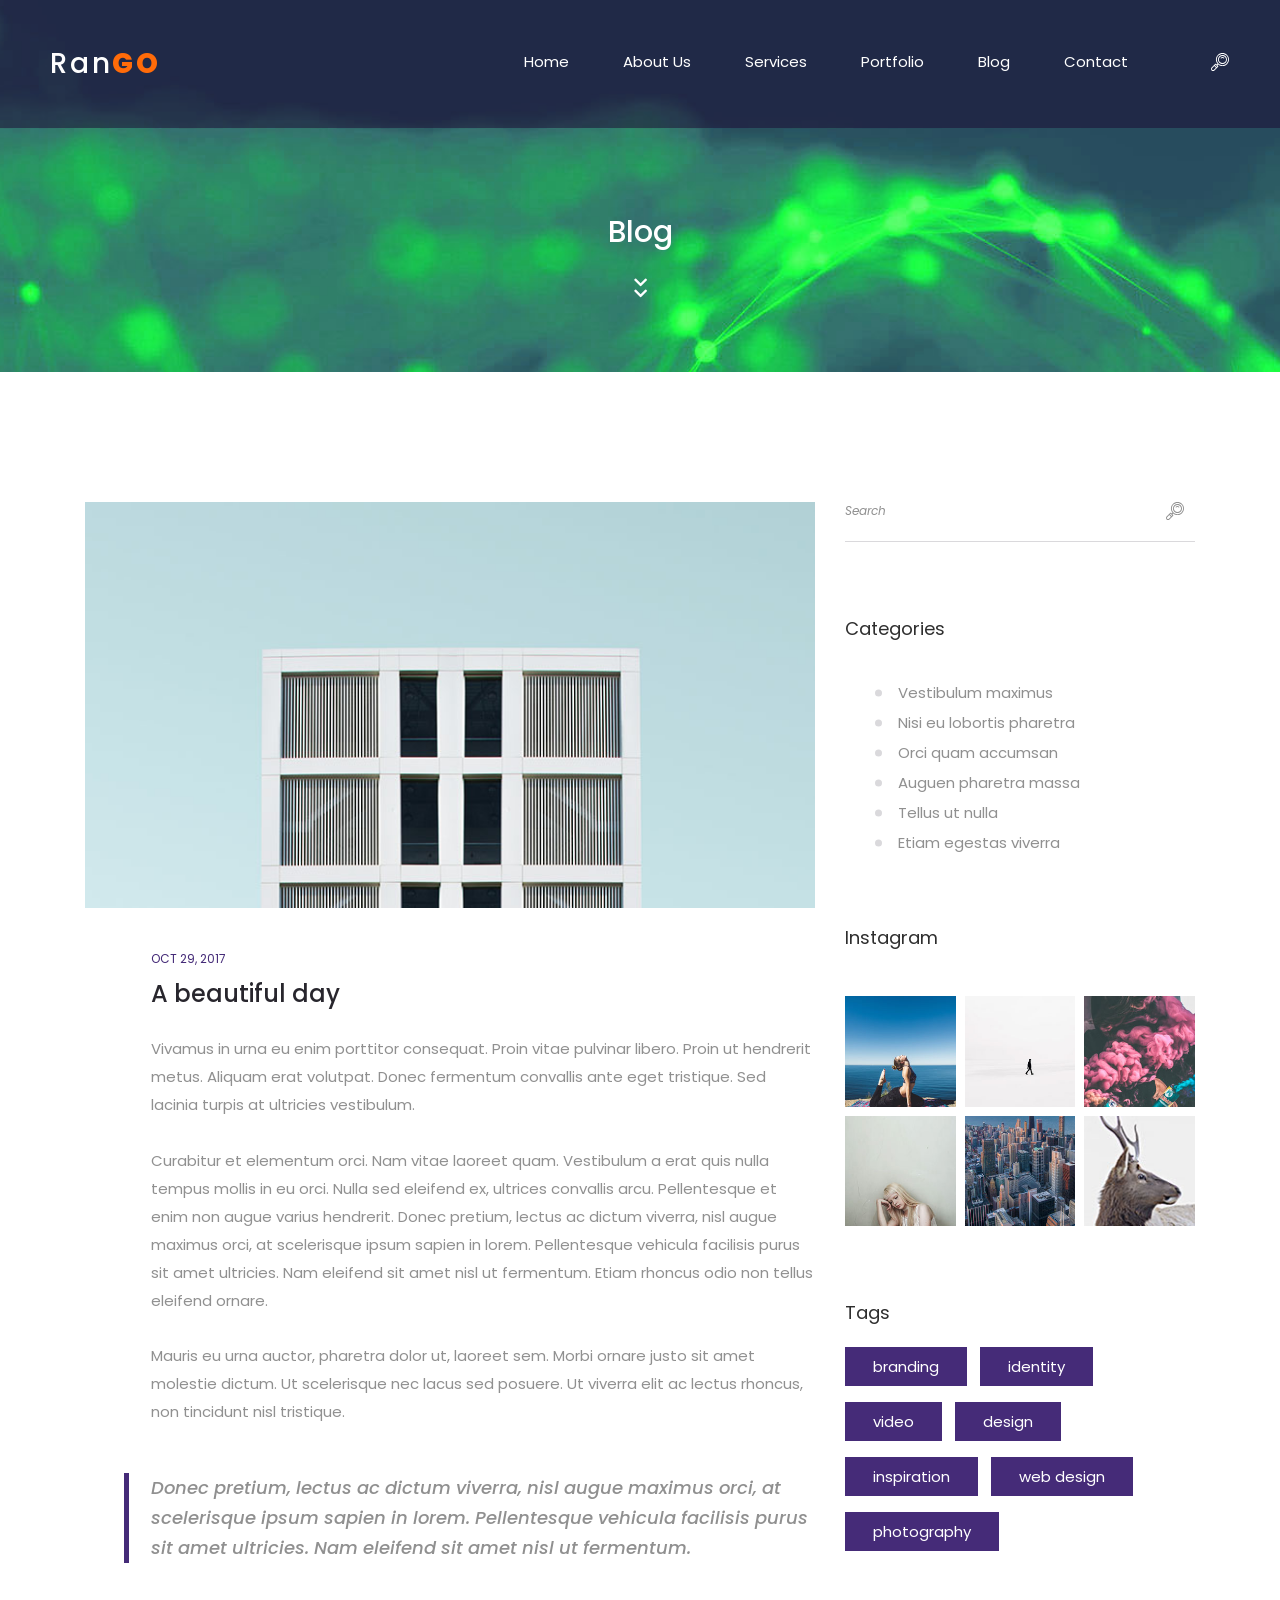
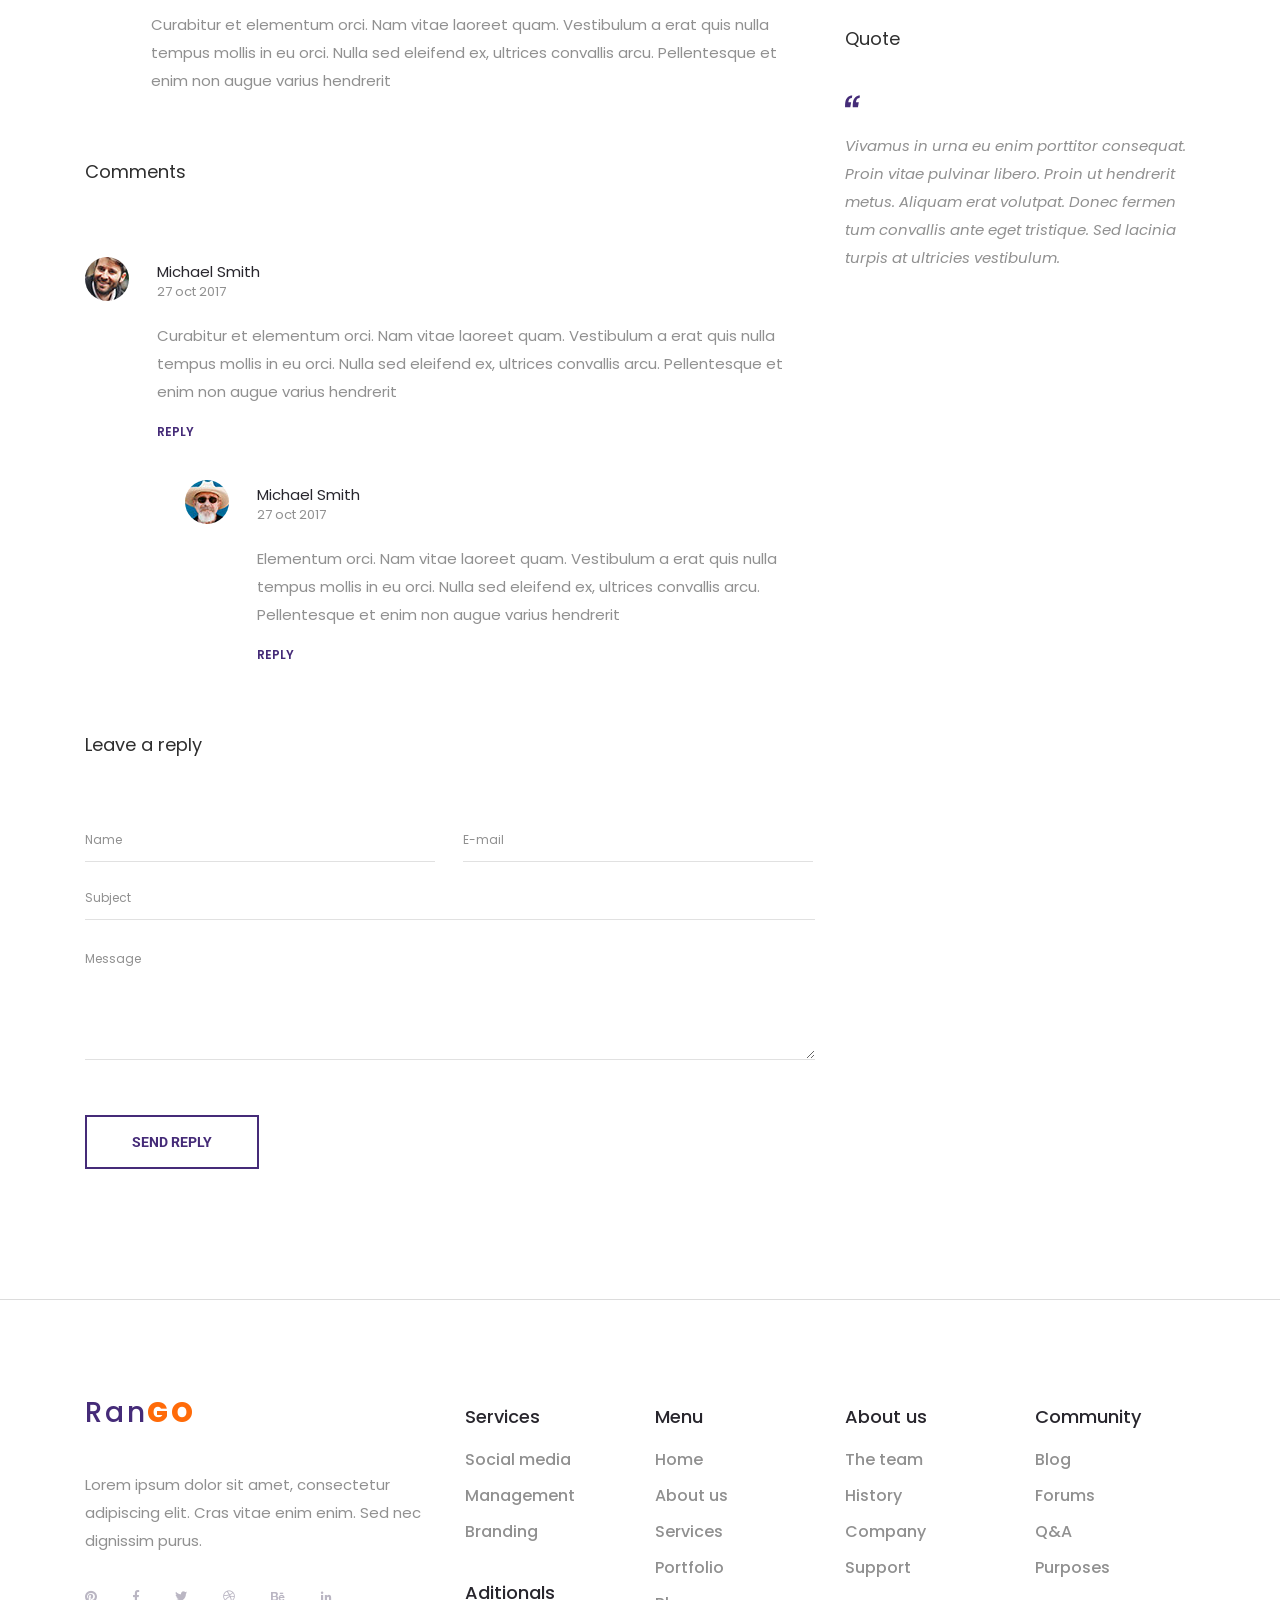
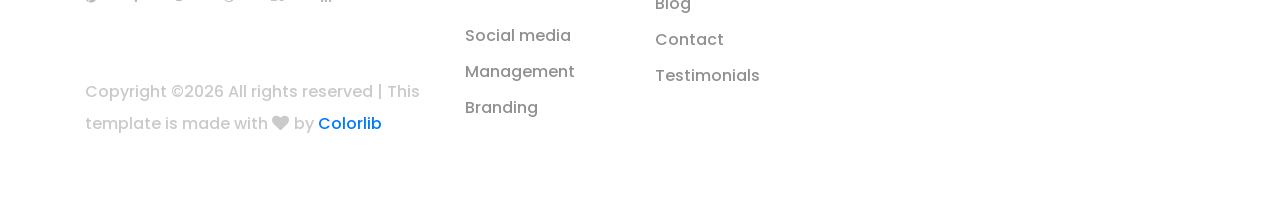
<file: blog_post.html>
<!DOCTYPE html>
<html lang="en">
<head>
<title>Health N More</title>
<link rel="shortcut icon" type="image/x-icon" href="images/favicon.ico" />
<meta charset="utf-8">
<meta http-equiv="X-UA-Compatible" content="IE=edge">
<meta name="description" content="RanGO Project">
<meta name="viewport" content="width=device-width, initial-scale=1">
<link rel="stylesheet" type="text/css" href="styles/bootstrap4/bootstrap.min.css">
<link href="plugins/fontawesome-free-5.0.1/css/fontawesome-all.css" rel="stylesheet" type="text/css">
<link href="plugins/colorbox/colorbox.css" rel="stylesheet" type="text/css">
<link rel="stylesheet" type="text/css" href="styles/blog_post_styles.css">
<link rel="stylesheet" type="text/css" href="styles/blog_post_responsive.css">
</head>

<body>

<div class="super_container">
	
	<!-- Header -->

	<header class="header d-flex flex-row justify-content-end align-items-center trans_200">
		
		<!-- Logo -->
		<div class="logo mr-auto">
			<a href="index.html">Ran<span>go</span></a>
		</div>

		<!-- Navigation -->
		<nav class="main_nav justify-self-end text-right">
			<ul>
				<li><a href="index.html">Home</a></li>
				<li><a href="about.html">About Us</a></li>
				<li><a href="services.html">Services</a></li>
				<li><a href="portfolio.html">Portfolio</a></li>
				<li><a href="blog.html">Blog</a></li>
				<li><a href="contact.html">Contact</a></li>
			</ul>
			
			<!-- Search -->
			<div class="search">
				<div class="search_content d-flex flex-column align-items-center justify-content-center">
					<div class="search_button d-flex flex-column align-items-center justify-content-center">
						<svg version="1.1" id="Layer_1" xmlns="http://www.w3.org/2000/svg" xmlns:xlink="http://www.w3.org/1999/xlink" x="0px" y="0px"
							width="18px" height="18px" viewBox="0 0 100 100" enable-background="new 0 0 100 100" xml:space="preserve">
							<g>
								<g>
									<path class="search_path" fill="#FFFFFF" d="M89.354,10.609c-14.144-14.146-37.157-14.146-51.301,0c-6.852,6.853-10.625,15.964-10.625,25.655
										c0,8.829,3.132,17.174,8.87,23.771l-4.32,4.321l-4.402-4.403c-0.482-0.482-1.137-0.754-1.819-0.754s-1.337,0.271-1.819,0.754
										L3.31,80.584c-2.148,2.147-3.331,5.004-3.331,8.042s1.183,5.895,3.331,8.042C5.457,98.817,8.313,100,11.35,100
										c3.038,0,5.894-1.184,8.041-3.331l20.627-20.631c0.482-0.482,0.753-1.137,0.753-1.819s-0.271-1.337-0.753-1.819l-4.403-4.403
										l4.322-4.322c6.795,5.902,15.28,8.855,23.766,8.855c9.289,0,18.579-3.537,25.65-10.61c6.852-6.853,10.625-15.963,10.625-25.654
										C99.979,26.573,96.205,17.462,89.354,10.609z M15.753,93.029c-1.176,1.177-2.739,1.824-4.403,1.824
										c-1.663,0-3.227-0.648-4.403-1.824c-1.176-1.176-1.823-2.74-1.823-4.403s0.647-3.228,1.824-4.403L18.458,72.71l8.805,8.807
										L15.753,93.029z M30.902,77.878l-8.805-8.807l3.659-3.66l8.806,8.808L30.902,77.878z M85.715,58.28
										c-12.137,12.14-31.886,12.14-44.023,0c-5.88-5.881-9.118-13.699-9.118-22.016c0-8.316,3.238-16.135,9.118-22.016
										c6.069-6.069,14.041-9.104,22.012-9.104c7.972,0,15.943,3.035,22.013,9.104c5.88,5.881,9.117,13.699,9.117,22.016
										S91.596,52.399,85.715,58.28z"></path>
								</g>
							</g>
							<g>
								<g>
									<path class="search_path" fill="#FFFFFF" d="M81.47,18.495c-9.797-9.798-25.736-9.798-35.533,0c-9.796,9.798-9.796,25.741,0,35.539
										c4.898,4.898,11.333,7.349,17.766,7.349c6.435,0,12.868-2.45,17.767-7.349l0,0C91.266,44.235,91.266,28.293,81.47,18.495z
										 M77.831,50.395c-7.79,7.791-20.466,7.791-28.256,0c-7.79-7.792-7.79-20.469,0-28.261c3.896-3.896,9.011-5.843,14.128-5.843
										c5.116,0,10.233,1.948,14.128,5.843C85.621,29.925,85.621,42.603,77.831,50.395z"></path>
								</g>
							</g>
							<g>
								<g>
									<path class="search_path" fill="#FFFFFF" d="M73.283,26.683c-5.282-5.283-13.877-5.283-19.16,0c-1.004,1.005-1.004,2.634,0,3.639
										c1.005,1.005,2.634,1.005,3.639,0c3.276-3.276,8.607-3.276,11.884,0c0.502,0.503,1.16,0.754,1.818,0.754
										c0.659,0,1.317-0.251,1.819-0.754C74.288,29.317,74.288,27.688,73.283,26.683z"></path>
								</g>
							</g>
						</svg>
					</div>

					<form id="search_form" class="search_form bez_1">
						<input type="search" class="search_input bez_1">
					</form>

				</div>
			</div>
		</nav>

		<!-- Hamburger -->
		<div class="hamburger_container bez_1">
			<i class="fas fa-bars trans_200"></i>
		</div>
		
	</header>

	<!-- Menu -->

	<div class="menu_container">
		<div class="menu menu_mm text-right">
			<div class="menu_close"><i class="far fa-times-circle trans_200"></i></div>
			<ul class="menu_mm">
				<li class="menu_mm"><a href="index.html">Home</a></li>
				<li class="menu_mm"><a href="about.html">About Us</a></li>
				<li class="menu_mm"><a href="services.html">Services</a></li>
				<li class="menu_mm"><a href="portfolio.html">Portfolio</a></li>
				<li class="menu_mm"><a href="blog.html">Blog</a></li>
				<li class="menu_mm"><a href="contact.html">Contact</a></li>
			</ul>
		</div>
	</div>

	<!-- Home -->

	<div class="home">
		<div class="home_background_container prlx_parent">
			<div class="home_background prlx" style="background-image:url(images/blog_background.jpg)"></div>
		</div>
		
		<div class="home_title">
			<h2>Blog</h2>
			<div class="next_section_scroll">
				<div class="next_section nav_links" data-scroll-to=".blog">
					<i class="fas fa-chevron-down trans_200"></i>
					<i class="fas fa-chevron-down trans_200"></i>
				</div>
			</div>
		</div>
	
	</div>

	<!-- Blog -->

	<div class="blog">
		
		<div class="container">
			<div class="row">
				
				<div class="col-lg-8">
					
					<!-- Blog Post -->

					<div class="blog_container">

						<!-- Image -->
						<div class="blog_post_image">
							<img src="images/blog_post.jpg" alt="https://unsplash.com/@heysupersimi">
						</div>

						<!-- Blog Post Body -->
						<div class="blog_post_body">
							<div class="blog_post_date">oct 29, 2017</div>
							<h2 class="blog_post_title">A beautiful day</h2>
							<p>Vivamus in urna eu enim porttitor consequat. Proin vitae pulvinar libero. Proin ut hendrerit metus. Aliquam erat volutpat. Donec fermentum convallis ante eget tristique. Sed lacinia turpis at ultricies vestibulum.</p>
							<p>Curabitur et elementum orci. Nam vitae laoreet quam. Vestibulum a erat quis nulla tempus mollis in eu orci. Nulla sed eleifend ex, ultrices convallis arcu. Pellentesque et enim non augue varius hendrerit. Donec pretium, lectus ac dictum viverra, nisl augue maximus orci, at scelerisque ipsum sapien in lorem. Pellentesque vehicula facilisis purus sit amet ultricies. Nam eleifend sit amet nisl ut fermentum. Etiam rhoncus odio non tellus eleifend ornare.</p>
							<p>Mauris eu urna auctor, pharetra dolor ut, laoreet sem. Morbi ornare justo sit amet molestie dictum. Ut scelerisque nec lacus sed posuere. Ut viverra elit ac lectus rhoncus, non tincidunt nisl tristique.</p>
							<div class="blog_post_highlight">
								Donec pretium, lectus ac dictum viverra, nisl augue maximus orci, at scelerisque ipsum sapien in lorem. Pellentesque vehicula facilisis purus sit amet ultricies. Nam eleifend sit amet nisl ut fermentum.
							</div>
							<p>Curabitur et elementum orci. Nam vitae laoreet quam. Vestibulum a erat quis nulla tempus mollis in eu orci. Nulla sed eleifend ex, ultrices convallis arcu. Pellentesque et enim non augue varius hendrerit</p>
						</div>

						<!-- Comments -->
						<div class="blog_post_comments">
							<div class="comments_title">Comments</div>
							<ul class="comments_container">

								<!-- Comment -->
								<li class="comment">
									<div class="comment_content clearfix">
										<div class="comment_image"><img src="images/comment_1.jpg" alt=""></div>
										<div class="comment_body">
											<div class="comment_name">Michael Smith</div>
											<div class="comment_date">27 oct 2017</div>
											<p class="comment_text">Curabitur et elementum orci. Nam vitae laoreet quam. Vestibulum a erat quis nulla tempus mollis in eu orci. Nulla sed eleifend ex, ultrices convallis arcu. Pellentesque et enim non augue varius hendrerit</p>
											<div class="comment_link">
												<a href="#">reply</a>
											</div>
										</div>
									</div>

									<ul class="children">
										<li class="comment">
											<div class="comment_content clearfix">
												<div class="comment_image"><img src="images/comment_2.jpg" alt=""></div>
												<div class="comment_body">
													<div class="comment_name">Michael Smith</div>
													<div class="comment_date">27 oct 2017</div>
													<p class="comment_text">Elementum orci. Nam vitae laoreet quam. Vestibulum a erat quis nulla tempus mollis in eu orci. Nulla sed eleifend ex, ultrices convallis arcu. Pellentesque et enim non augue varius hendrerit</p>
													<div class="comment_link">
														<a href="#">reply</a>
													</div>
												</div>
											</div>
										</li>
									</ul>
								</li>

							</ul>
						</div>

						<!-- Reply -->

						<div class="reply">
							
							<div class="reply_title">Leave a reply</div>
							<div class="reply_form_container">
								
								<!-- Reply Form -->

								<form id="reply_form" action="post">
									<div>
										<input id="reply_form_name" class="input_field reply_form_name" type="text" placeholder="Name" required="required" data-error="Name is required.">
										<input id="reply_form_email" class="input_field reply_form_email" type="email" placeholder="E-mail" required="required" data-error="Valid email is required.">
										<input id="reply_form_subject" class="input_field reply_form_subject" type="text" placeholder="Subject" required="required" data-error="Subject is required.">
										<textarea id="reply_form_message" class="text_field reply_form_message" name="message"  placeholder="Message" rows="4" required data-error="Please, write us a message."></textarea>
									</div>
									<div>
										<button id="reply_form_submit" type="submit" class="reply_submit_btn trans_300" value="Submit">
											send reply
										</button>
									</div>

								</form>

							</div>
						</div>
					</div>
					
				</div>

				<div class="col-lg-4">
					
					<!-- Sidebar -->

					<div class="sidebar">
						
						<div class="sidebar_search_container">

							<!-- Sidebar Search -->
							<form id="sidebar_search_form" class="sidebar_search_form bez_1">
								<input id="sidebar_search_input" type="search" class="sidebar_search_input bez_1" placeholder="Search">
								<button id="sidebar_search_button" type="submit" class="sidebar_search_button trans_300" value="Submit">
									<svg version="1.1" id="Layer_1" xmlns="http://www.w3.org/2000/svg" xmlns:xlink="http://www.w3.org/1999/xlink" x="0px" y="0px"
										width="18px" height="18px" viewBox="0 0 100 100" enable-background="new 0 0 100 100" xml:space="preserve">
										<g>
											<g>
												<path class="search_path" fill="#909090" d="M89.354,10.609c-14.144-14.146-37.157-14.146-51.301,0c-6.852,6.853-10.625,15.964-10.625,25.655
													c0,8.829,3.132,17.174,8.87,23.771l-4.32,4.321l-4.402-4.403c-0.482-0.482-1.137-0.754-1.819-0.754s-1.337,0.271-1.819,0.754
													L3.31,80.584c-2.148,2.147-3.331,5.004-3.331,8.042s1.183,5.895,3.331,8.042C5.457,98.817,8.313,100,11.35,100
													c3.038,0,5.894-1.184,8.041-3.331l20.627-20.631c0.482-0.482,0.753-1.137,0.753-1.819s-0.271-1.337-0.753-1.819l-4.403-4.403
													l4.322-4.322c6.795,5.902,15.28,8.855,23.766,8.855c9.289,0,18.579-3.537,25.65-10.61c6.852-6.853,10.625-15.963,10.625-25.654
													C99.979,26.573,96.205,17.462,89.354,10.609z M15.753,93.029c-1.176,1.177-2.739,1.824-4.403,1.824
													c-1.663,0-3.227-0.648-4.403-1.824c-1.176-1.176-1.823-2.74-1.823-4.403s0.647-3.228,1.824-4.403L18.458,72.71l8.805,8.807
													L15.753,93.029z M30.902,77.878l-8.805-8.807l3.659-3.66l8.806,8.808L30.902,77.878z M85.715,58.28
													c-12.137,12.14-31.886,12.14-44.023,0c-5.88-5.881-9.118-13.699-9.118-22.016c0-8.316,3.238-16.135,9.118-22.016
													c6.069-6.069,14.041-9.104,22.012-9.104c7.972,0,15.943,3.035,22.013,9.104c5.88,5.881,9.117,13.699,9.117,22.016
													S91.596,52.399,85.715,58.28z"></path>
											</g>
										</g>
										<g>
											<g>
												<path class="search_path" fill="#909090" d="M81.47,18.495c-9.797-9.798-25.736-9.798-35.533,0c-9.796,9.798-9.796,25.741,0,35.539
													c4.898,4.898,11.333,7.349,17.766,7.349c6.435,0,12.868-2.45,17.767-7.349l0,0C91.266,44.235,91.266,28.293,81.47,18.495z
													 M77.831,50.395c-7.79,7.791-20.466,7.791-28.256,0c-7.79-7.792-7.79-20.469,0-28.261c3.896-3.896,9.011-5.843,14.128-5.843
													c5.116,0,10.233,1.948,14.128,5.843C85.621,29.925,85.621,42.603,77.831,50.395z"></path>
											</g>
										</g>
										<g>
											<g>
												<path class="search_path" fill="#909090" d="M73.283,26.683c-5.282-5.283-13.877-5.283-19.16,0c-1.004,1.005-1.004,2.634,0,3.639
													c1.005,1.005,2.634,1.005,3.639,0c3.276-3.276,8.607-3.276,11.884,0c0.502,0.503,1.16,0.754,1.818,0.754
													c0.659,0,1.317-0.251,1.819-0.754C74.288,29.317,74.288,27.688,73.283,26.683z"></path>
											</g>
										</g>
									</svg>
								</button>

							</form>

						</div>
						
						<!-- Sidebar Categories -->
						<div class="sidebar_section categories_section">
							
							<div class="sidebar_section_title">Categories</div>
							<div class="sidebar_categories">
								<ul>
									<li><a href="#">Vestibulum maximus</a></li>
									<li class="active"><a href="#">Nisi eu lobortis pharetra</a></li>
									<li><a href="#">Orci quam accumsan</a></li>
									<li><a href="#">Auguen pharetra massa</a></li>
									<li><a href="#">Tellus ut nulla</a></li>
									<li><a href="#">Etiam egestas viverra</a></li>
								</ul>
							</div>
						</div>
						
						<!-- Sidebar Gallery -->
						<div class="sidebar_section gallery_section">
							
							<div class="sidebar_section_title">Instagram</div>
							<div class="gallery_container">
								<ul class="gallery_items d-flex flex-row align-items-start justify-content-between flex-wrap">
									<li class="gallery_item">
										<a class="colorbox" href="https://images.unsplash.com/photo-1463704131914-97e5aaa0e339?auto=format&fit=crop&w=720&q=80">
											<img src="images/gallery_1.jpg" alt="https://unsplash.com/@matthewkane">
										</a>
									</li>
									<li class="gallery_item">
										<a class="colorbox" href="https://images.unsplash.com/photo-1487260211189-670c54da558d?auto=format&fit=crop&w=720&q=80">
											<img src="images/gallery_2.jpg" alt="https://unsplash.com/@emileseguin">
										</a>
									</li>
									<li class="gallery_item">
										<a class="colorbox" href="https://images.unsplash.com/photo-1499763874088-6f30adc715b6?auto=format&fit=crop&w=678&q=80">
											<img src="images/gallery_3.jpg" alt="https://unsplash.com/@naveenprajapat">
										</a>
									</li>
									<li class="gallery_item">
										<a class="colorbox" href="https://images.unsplash.com/photo-1507915600431-5292809c5ab7?auto=format&fit=crop&w=720&q=80">
											<img src="images/gallery_4.jpg" alt="https://unsplash.com/@saaout">
										</a>
									</li>
									<li class="gallery_item">
										<a class="colorbox" href="https://images.unsplash.com/photo-1477959858617-67f85cf4f1df?auto=format&fit=crop&w=720&q=80">
											<img src="images/gallery_5.jpg" alt="">
										</a>
									</li>
									<li class="gallery_item">
										<a class="colorbox" href="https://images.unsplash.com/photo-1493847242172-d46053a1f671?auto=format&fit=crop&w=720&q=80">
											<img src="images/gallery_6.jpg" alt="https://unsplash.com/@joeypilgrim">
										</a>
									</li>
								</ul>
							</div>
						</div>

						<!-- Sidebar Tags -->

						<div class="sidebar_section tags_section">

							<div class="sidebar_section_title">Tags</div>
							
							<div class="tags_container d-flex flex-row flex-wrap">
								<div class="tag_item"><a href="#">branding</a></div>
								<div class="tag_item"><a href="#">identity</a></div>
								<div class="tag_item"><a href="#">video</a></div>
								<div class="tag_item"><a href="#">design</a></div>
								<div class="tag_item"><a href="#">inspiration</a></div>
								<div class="tag_item"><a href="#">web design</a></div>
								<div class="tag_item"><a href="#">photography</a></div>
							</div>
						</div>

						<!-- Sidebar Quote -->

						<div class="sidebar_section quote_section">
							
							<div class="sidebar_section_title">Quote</div>
							<div class="quote_quote"><img src="images/quote.svg" alt=""></div>
							<p class="quote_text">Vivamus in urna eu enim porttitor consequat. Proin vitae pulvinar libero. Proin ut hendrerit metus. Aliquam erat volutpat. Donec fermen tum convallis ante eget tristique. Sed lacinia turpis at ultricies vestibulum.</p>
						</div>

					</div>
				</div>
			</div>
		</div>
		
	</div>

	<!-- Footer -->

	<footer class="footer">
		<div class="container">
			<div class="row">
				
				<div class="col-lg-4">

					<!-- Footer Intro -->
					<div class="footer_intro">

						<!-- Logo -->
						<div class="logo footer_logo">
							<a href="#">Ran<span>go</span></a>
						</div>

						<p>Lorem ipsum dolor sit amet, consectetur adipiscing elit. Cras vitae enim enim. Sed nec dignissim purus.</p>
						
						<!-- Social -->
						<div class="footer_social">
							<ul>
								<li><a href="#"><i class="fab fa-pinterest"></i></a></li>
								<li><a href="#"><i class="fab fa-facebook-f"></i></a></li>
								<li><a href="#"><i class="fab fa-twitter"></i></a></li>
								<li><a href="#"><i class="fab fa-dribbble"></i></a></li>
								<li><a href="#"><i class="fab fa-behance"></i></a></li>
								<li><a href="#"><i class="fab fa-linkedin-in"></i></a></li>
							</ul>
						</div>
						
						<!-- Copyright -->
						<div class="footer_cr"><!-- Link back to Colorlib can't be removed. Template is licensed under CC BY 3.0. -->
Copyright &copy;<script>document.write(new Date().getFullYear());</script> All rights reserved | This template is made with <i class="fa fa-heart" aria-hidden="true"></i> by <a href="https://colorlib.com" target="_blank">Colorlib</a>
<!-- Link back to Colorlib can't be removed. Template is licensed under CC BY 3.0. --></div>

					</div>

				</div>
				
				<!-- Footer Services -->
				<div class="col-lg-2">

					<div class="footer_col">
						<div class="footer_col_title">Services</div>
						<ul>
							<li><a href="#">Social media</a></li>
							<li><a href="#">Management</a></li>
							<li><a href="#">Branding</a></li>
						</ul>
					</div>
					
					<div class="footer_col">
						<div class="footer_col_title">Aditionals</div>
						<ul>
							<li><a href="#">Social media</a></li>
							<li><a href="#">Management</a></li>
							<li><a href="#">Branding</a></li>
						</ul>
					</div>

				</div>

				<!-- Footer Menu -->
				<div class="col-lg-2">

					<div class="footer_col">
						<div class="footer_col_title">Menu</div>
						<ul>
							<li><a href="index.html">Home</a></li>
							<li><a href="about.html">About us</a></li>
							<li><a href="services.html">Services</a></li>
							<li><a href="portfolio.html">Portfolio</a></li>
							<li><a href="blog.html">Blog</a></li>
							<li><a href="contact.html">Contact</a></li>
							<li><a href="#">Testimonials</a></li>
						</ul>
					</div>

				</div>

				<!-- Footer About -->
				<div class="col-lg-2">

					<div class="footer_col">
						<div class="footer_col_title">About us</div>
						<ul>
							<li><a href="#">The team</a></li>
							<li><a href="#">History</a></li>
							<li><a href="#">Company</a></li>
							<li><a href="#">Support</a></li>
						</ul>
					</div>

				</div>

				<!-- Footer Community -->
				<div class="col-lg-2">

					<div class="footer_col">
						<div class="footer_col_title">Community</div>
						<ul>
							<li><a href="#">Blog</a></li>
							<li><a href="#">Forums</a></li>
							<li><a href="#">Q&A</a></li>
							<li><a href="#">Purposes</a></li>
						</ul>
					</div>

				</div>

			</div>

			<div class="row">
				<div class="col">
					<!-- Copyright -->
					<div class="footer_cr_2">2017 All rights reserved</div>
				</div>
			</div>
		</div>
	</footer>

</div>

<script src="js/jquery-3.2.1.min.js"></script>
<script src="styles/bootstrap4/popper.js"></script>
<script src="styles/bootstrap4/bootstrap.min.js"></script>
<script src="plugins/greensock/TweenMax.min.js"></script>
<script src="plugins/greensock/TimelineMax.min.js"></script>
<script src="plugins/scrollmagic/ScrollMagic.min.js"></script>
<script src="plugins/greensock/animation.gsap.min.js"></script>
<script src="plugins/greensock/ScrollToPlugin.min.js"></script>
<script src="plugins/colorbox/jquery.colorbox-min.js"></script>
<script src="plugins/scrollTo/jquery.scrollTo.min.js"></script>
<script src="plugins/easing/easing.js"></script>
<script src="js/blog_post_custom.js"></script>
</body>

</html>
</file>
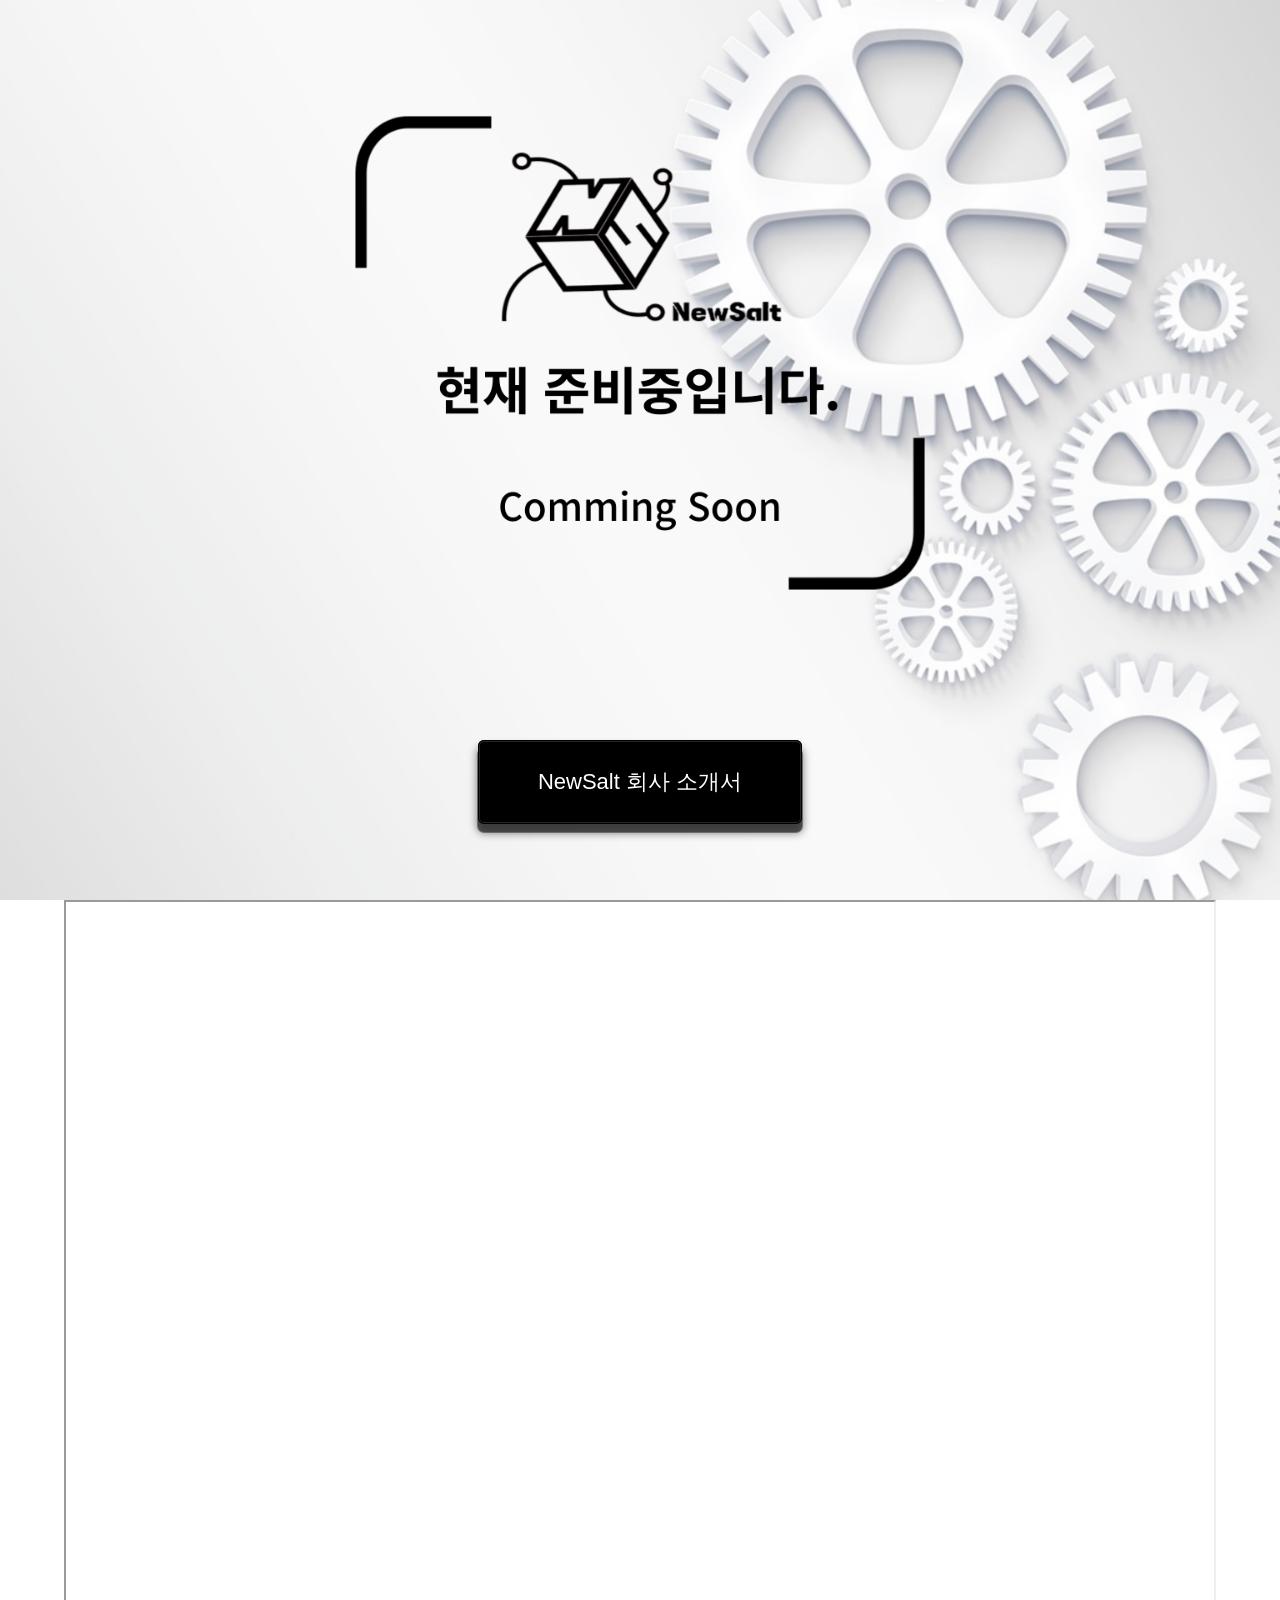
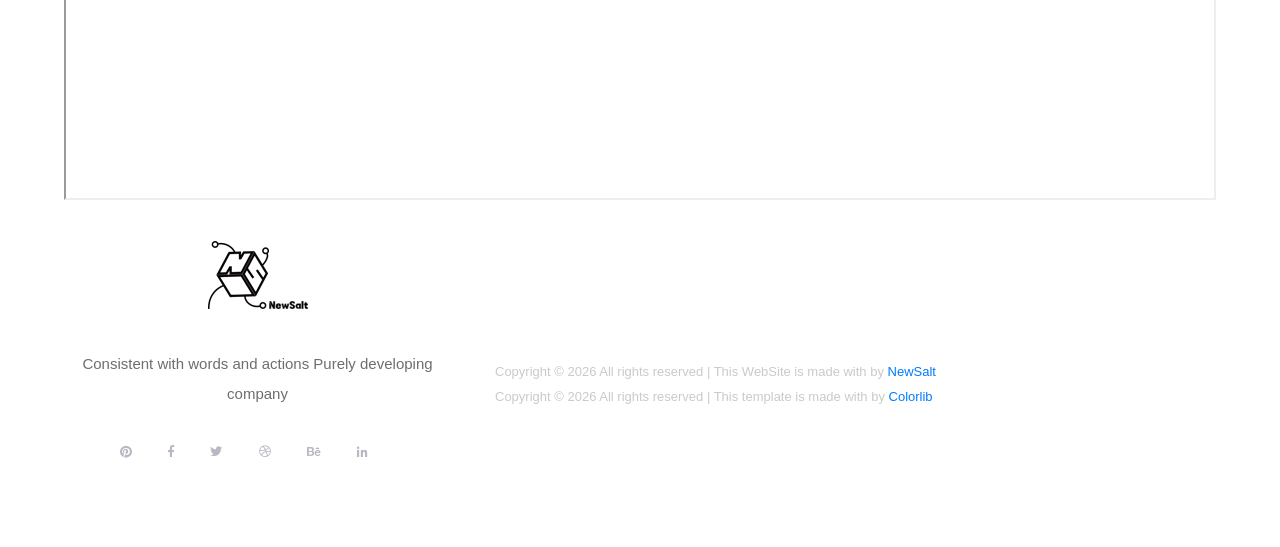
<file: index_임시.html>
<!DOCTYPE html>
<html lang="en">
  <head>
    <title>NewSalt</title>
    <link rel="shortcut icon" type="image/x-icon" href="images/favicon.ico" />
    <meta charset="utf-8" />
    <meta http-equiv="X-UA-Compatible" content="IE=edge" />
    <meta name="description" content="newSalt Project" />
    <meta name="viewport" content="width=device-width, initial-scale=1" />
    <link
      rel="stylesheet"
      type="text/css"
      href="styles/bootstrap4/bootstrap.min.css"
    />
    <link
      href="plugins/fontawesome-free-5.0.1/css/fontawesome-all.css"
      rel="stylesheet"
      type="text/css"
    />
    <link
      rel="stylesheet"
      type="text/css"
      href="plugins/OwlCarousel2-2.2.1/owl.carousel.css"
    />
    <link
      rel="stylesheet"
      type="text/css"
      href="plugins/OwlCarousel2-2.2.1/owl.theme.default.css"
    />
    <link
      rel="stylesheet"
      type="text/css"
      href="plugins/OwlCarousel2-2.2.1/animate.css"
    />
    <link
      rel="stylesheet"
      type="text/css"
      href="plugins/slick-1.8.0/slick.css"
    />
    <link
      href="plugins/icon-font/styles.css"
      rel="stylesheet"
      type="text/css"
    />
    <link rel="stylesheet" type="text/css" href="styles/main_styles.css" />
    <link rel="stylesheet" type="text/css" href="styles/responsive.css" />
    <link rel="stylesheet" type="text/css" href="styles/custom_button.css" />
  </head>

  <body>
    <div class="super_container">
      <!-- Home -->

      <div class="home">
        <div class="home_background_container">
          <div
            class="home_background"
            style="background-image: url(images/pic_newSalt_commingSoon.png);"
          ></div>
        </div>
        <div class="hero_slider_container" style="text-align: center">
          <span style="font-size: 20px; position: relative; top: 80vh">
            <button href="#" class="btn-3d black scroll_move">NewSalt 회사 소개서</button>
          </span>
        </div>
        <!-- <div class="hero_slider_container" style="text-align: center">
          <span style="font-size: 20px; position: relative; top: 90vh">
            <a
              href="download/뉴솔트 회사소개서_202306V04.pdf"
              download
              target="_blank"
              >회사 기본 정보 받기</a
            >
            <br />
          </span>
        </div> -->
      </div>
      <div
        class="pdf_scroll"
        style="text-align: center; width: 90%; height: 100vh; margin: auto"
      >
        <iframe src="https://drive.google.com/file/d/1PksaXzwdnz48hzrsf5XBmOADPtZdWZ9-/preview" width="100%" height="100%" allow="autoplay"></iframe>
      </div>

      <!-- Footer -->

      <footer class="footer">
        <div class="container" style="text-align: center">
          <div class="row">
            <div class="col-lg-4" style="padding-left: 10px !important">
              <!-- Footer Intro -->
              <div class="footer_intro">
                <!-- Logo -->
                <div
                  class="logo footer_logo"
                  style="padding-left: 0px !important"
                >
                  <span
                    ><img src="images/logo_newSalt_black.png" alt=""
                  /></span>
                </div>

                <span>Consistent with words and actions</span>
                <span>Purely developing company</span>

                <!-- Social -->
                <div class="footer_social">
                  <ul>
                    <li>
                      <a href="#"><i class="fab fa-pinterest"></i></a>
                    </li>
                    <li>
                      <a href="#"><i class="fab fa-facebook-f"></i></a>
                    </li>
                    <li>
                      <a href="#"><i class="fab fa-twitter"></i></a>
                    </li>
                    <li>
                      <a href="#"><i class="fab fa-dribbble"></i></a>
                    </li>
                    <li>
                      <a href="#"><i class="fab fa-behance"></i></a>
                    </li>
                    <li>
                      <a href="#"><i class="fab fa-linkedin-in"></i></a>
                    </li>
                  </ul>
                </div>
              </div>
            </div>

            <div class="col-lg-8">
              <div class="row footer_warp">
                <!-- <div class="col-lg-2 footer_text">
                  <a href="index.html">홈</a>
                </div> -->
                <!-- <div class="col-lg-2 footer_text">
                  <a href="about.html">회사소개</a>
                </div>
                <div class="col-lg-2 footer_text">
                  <a href="services.html">서비스</a>
                </div>
                <div class="col-lg-2 footer_text">
                  <a href="portfolio.html">기술</a>
                </div>
                <div class="col-lg-2 footer_text">
                  <a href="contact.html">contact</a>
                </div> -->
              </div>
              <div class="row">&nbsp;</div>
              <div class="row">&nbsp;</div>
              <div class="row">
                <div class="col-lg-12">
                  <!-- Copyright -->
                  <div
                    class="footer_cr"
                    style="
                      margin-top: -1px;
                      margin-left: 30px;
                      font-size: 13px;
                      text-align: left;
                    "
                  >
                    <!-- Link back to Colorlib can't be removed. Template is licensed under CC BY 3.0. -->
                    Copyright &copy;
                    <script>
                      document.write(new Date().getFullYear());
                    </script>
                    All rights reserved | This WebSite is made with by
                    <a href="" target="_blank">NewSalt</a>
                    <!-- Link back to Colorlib can't be removed. Template is licensed under CC BY 3.0. -->
                  </div>
                </div>
                <div class="col-lg-12">
                  <!-- Copyright -->
                  <div
                    class="footer_cr"
                    style="
                      margin-top: -1px;
                      margin-left: 30px;
                      font-size: 13px;
                      text-align: left;
                    "
                  >
                    <!-- Link back to Colorlib can't be removed. Template is licensed under CC BY 3.0. -->
                    Copyright &copy;
                    <script>
                      document.write(new Date().getFullYear());
                    </script>
                    All rights reserved | This template is made with by
                    <a href="https://colorlib.com" target="_blank">Colorlib</a>
                    <!-- Link back to Colorlib can't be removed. Template is licensed under CC BY 3.0. -->
                  </div>
                </div>
              </div>
            </div>
          </div>

          <div class="row">
            <div class="col">
              <!-- Copyright -->
              <div class="footer_cr_2">2021 All rights reserved</div>
            </div>
          </div>
        </div>
      </footer>
    </div>
    <script src="js/jquery-3.2.1.min.js"></script>
    <script src="styles/bootstrap4/popper.js"></script>
    <script src="styles/bootstrap4/bootstrap.min.js"></script>
    <script src="plugins/greensock/TweenMax.min.js"></script>
    <script src="plugins/greensock/TimelineMax.min.js"></script>
    <script src="plugins/scrollmagic/ScrollMagic.min.js"></script>
    <script src="plugins/greensock/animation.gsap.min.js"></script>
    <script src="plugins/greensock/ScrollToPlugin.min.js"></script>
    <script src="plugins/slick-1.8.0/slick.js"></script>
    <script src="plugins/OwlCarousel2-2.2.1/owl.carousel.js"></script>
    <script src="plugins/scrollTo/jquery.scrollTo.min.js"></script>
    <script src="plugins/easing/easing.js"></script>
    <script src="js/custom.js"></script>
    <script>
      document.querySelector(".scroll_move").addEventListener("click", (e) => {
        document
          .querySelector(".pdf_scroll")
          .scrollIntoView({ behavior: "smooth" });
      });
    </script>
  </body>
</html>
</file>
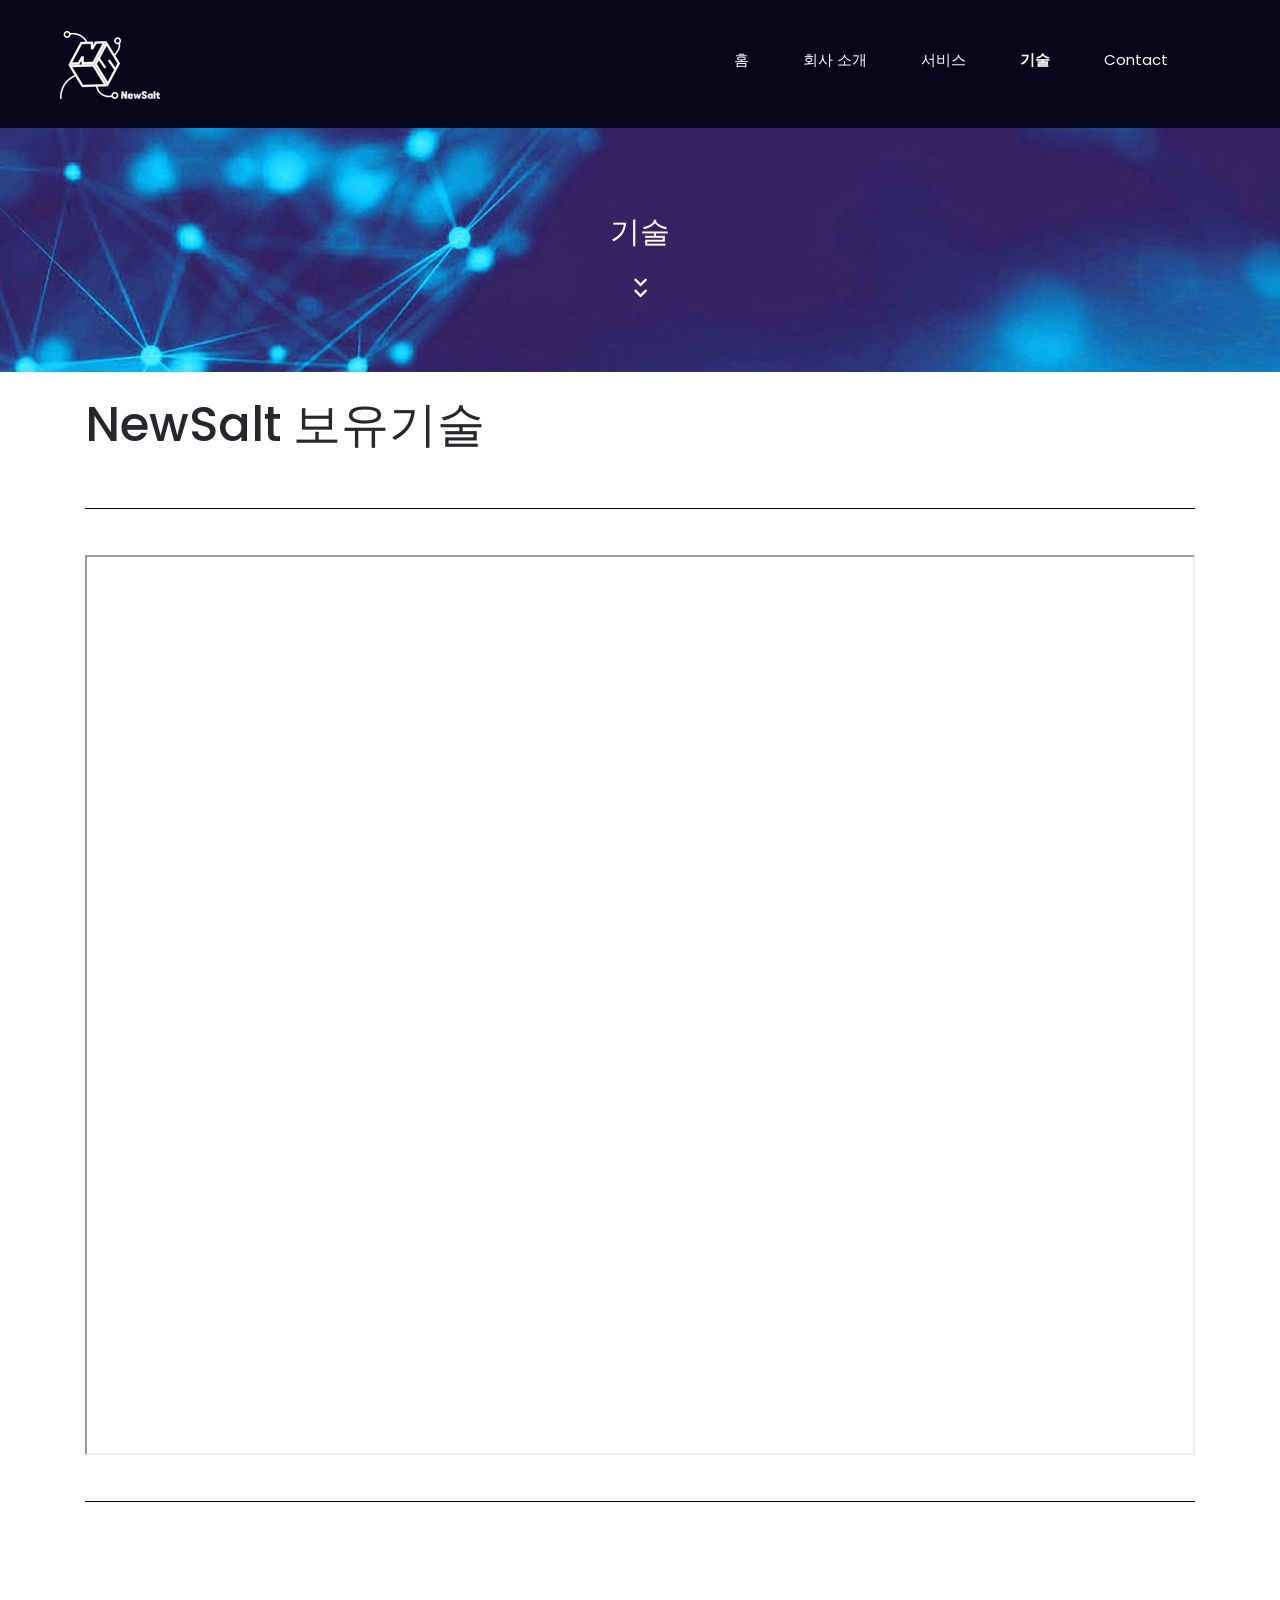
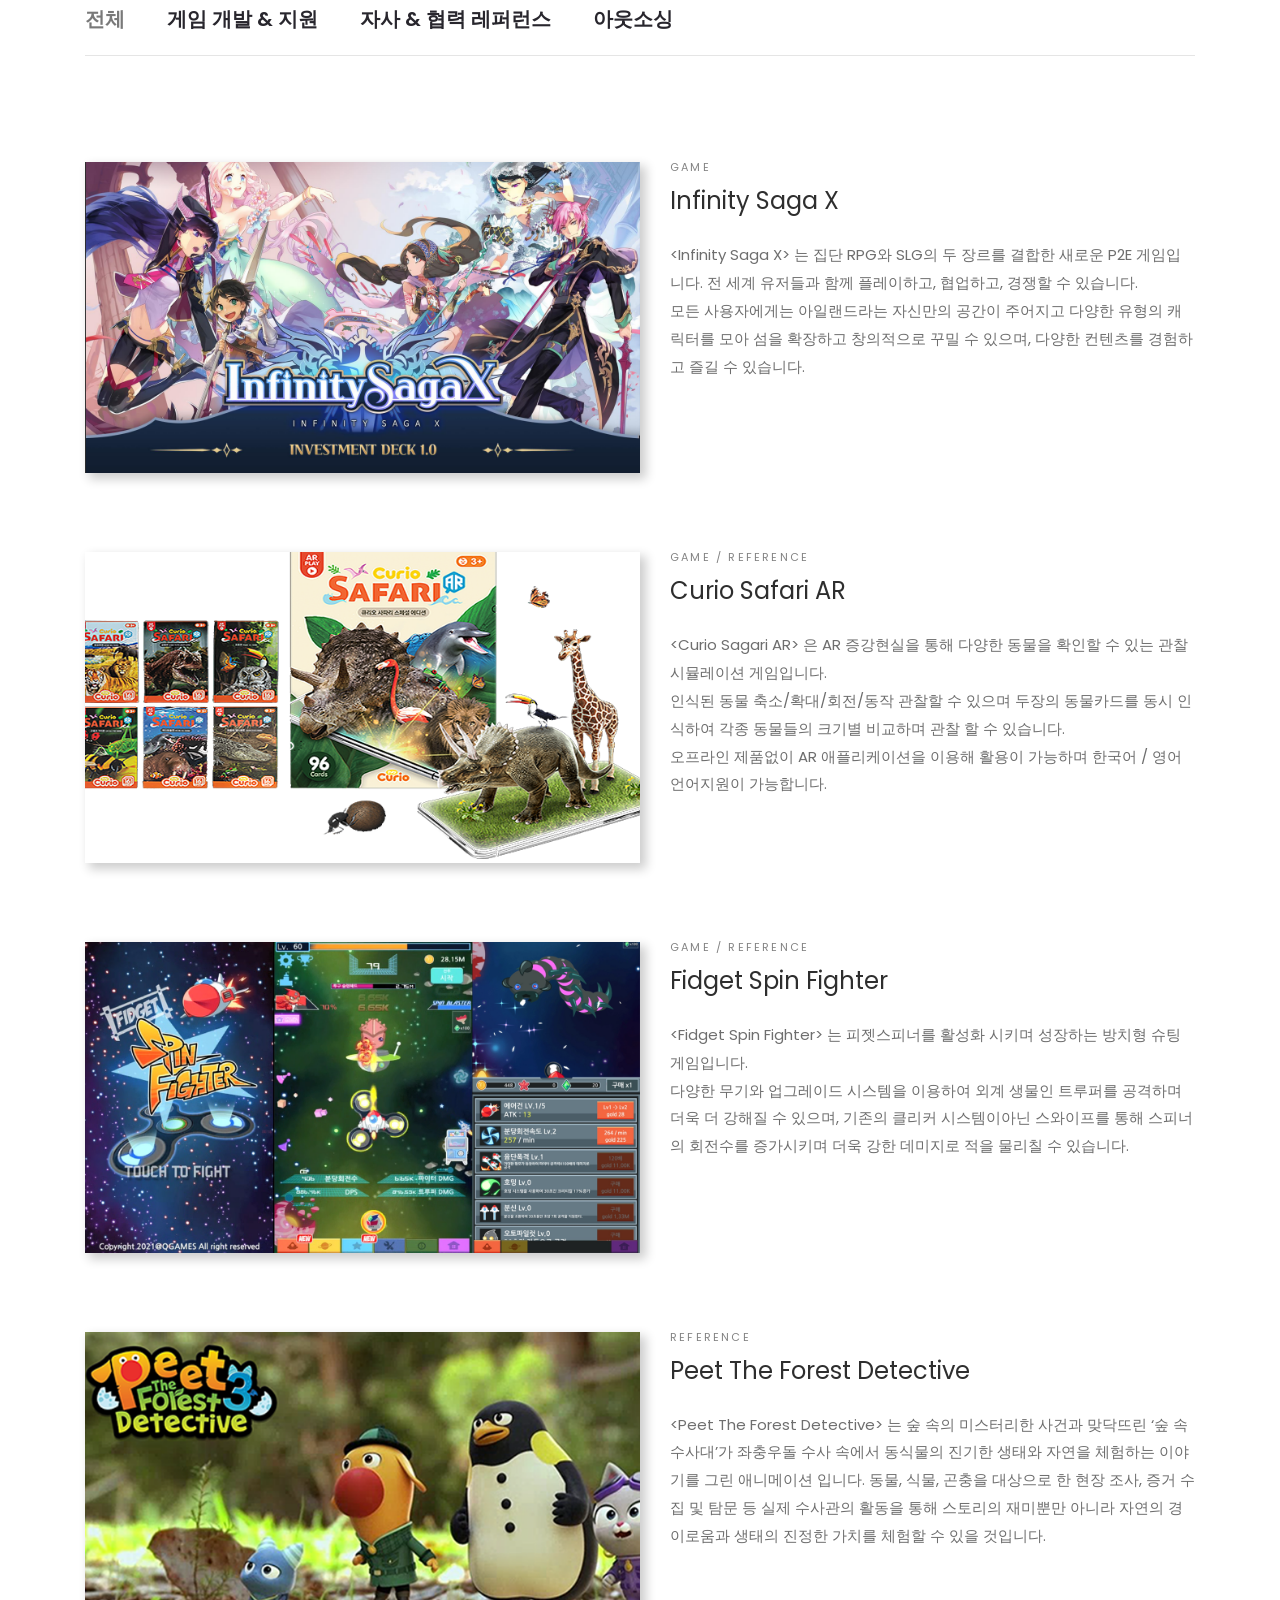
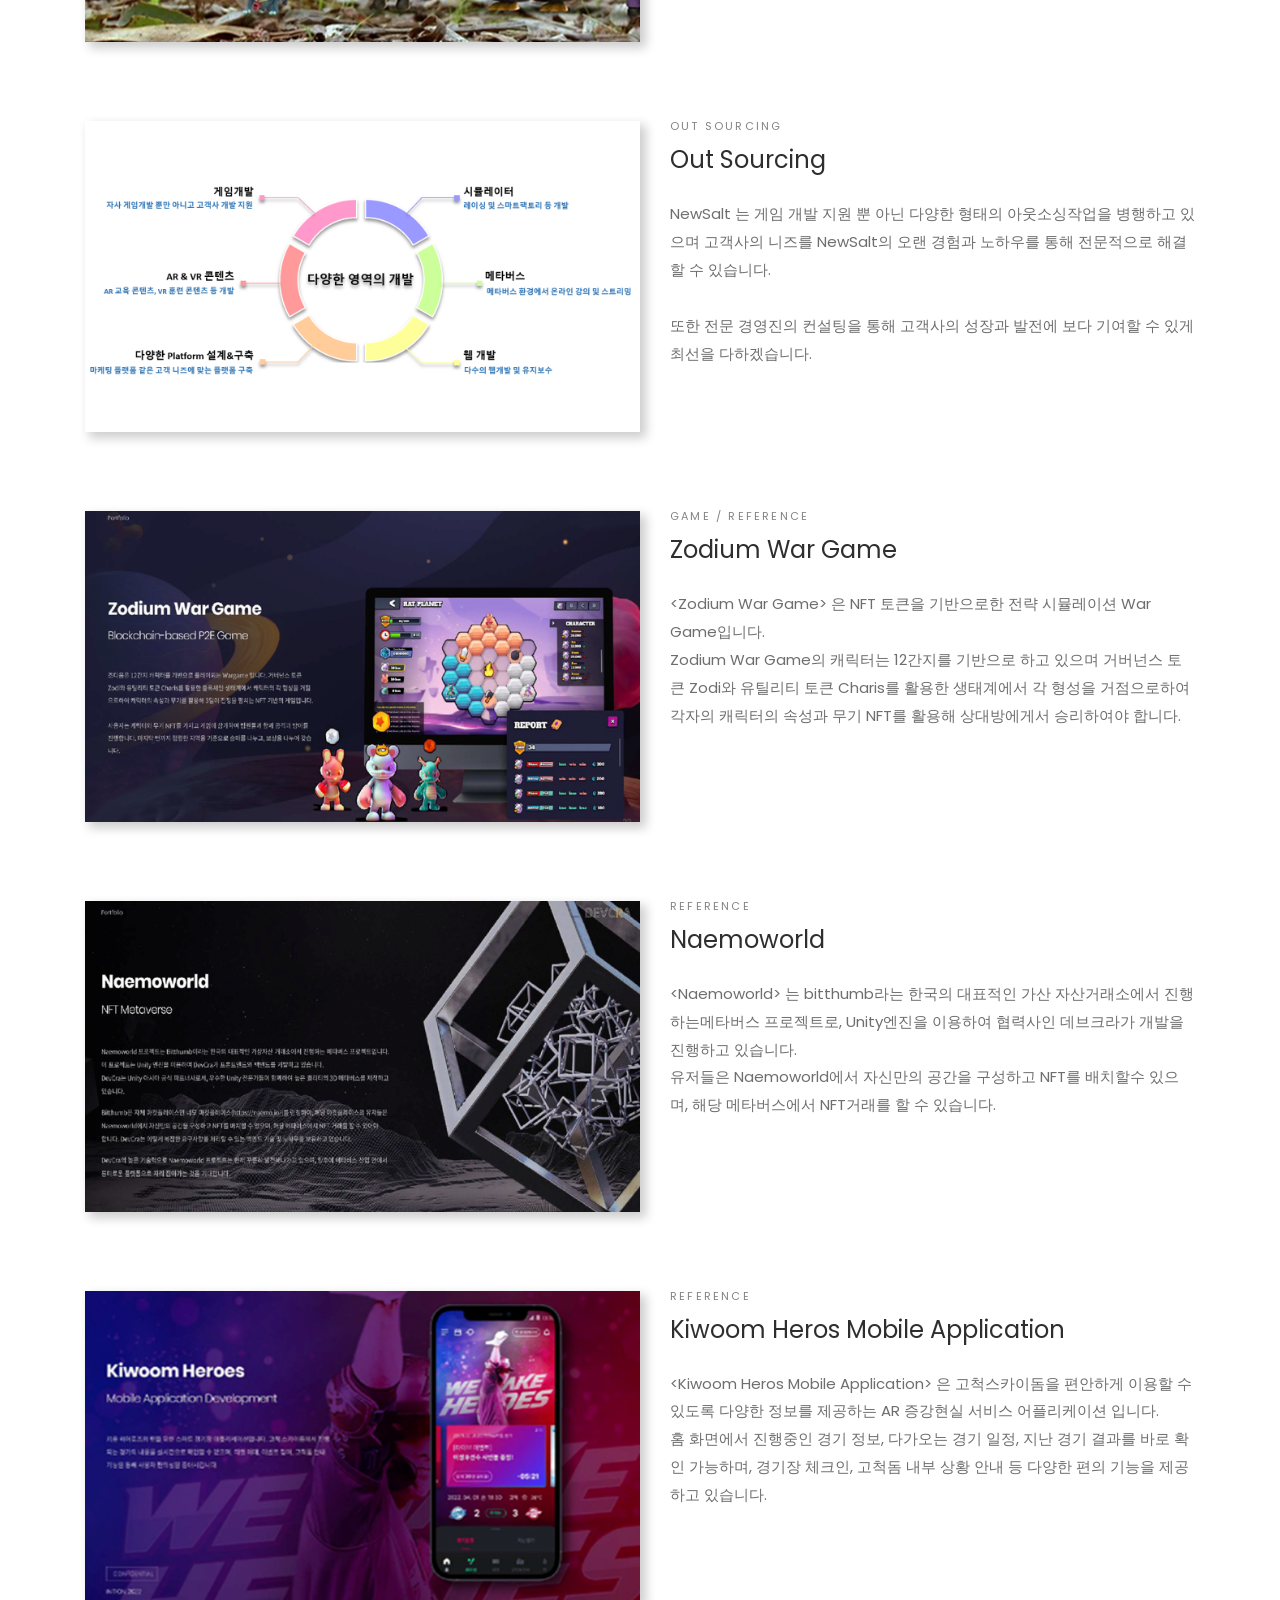
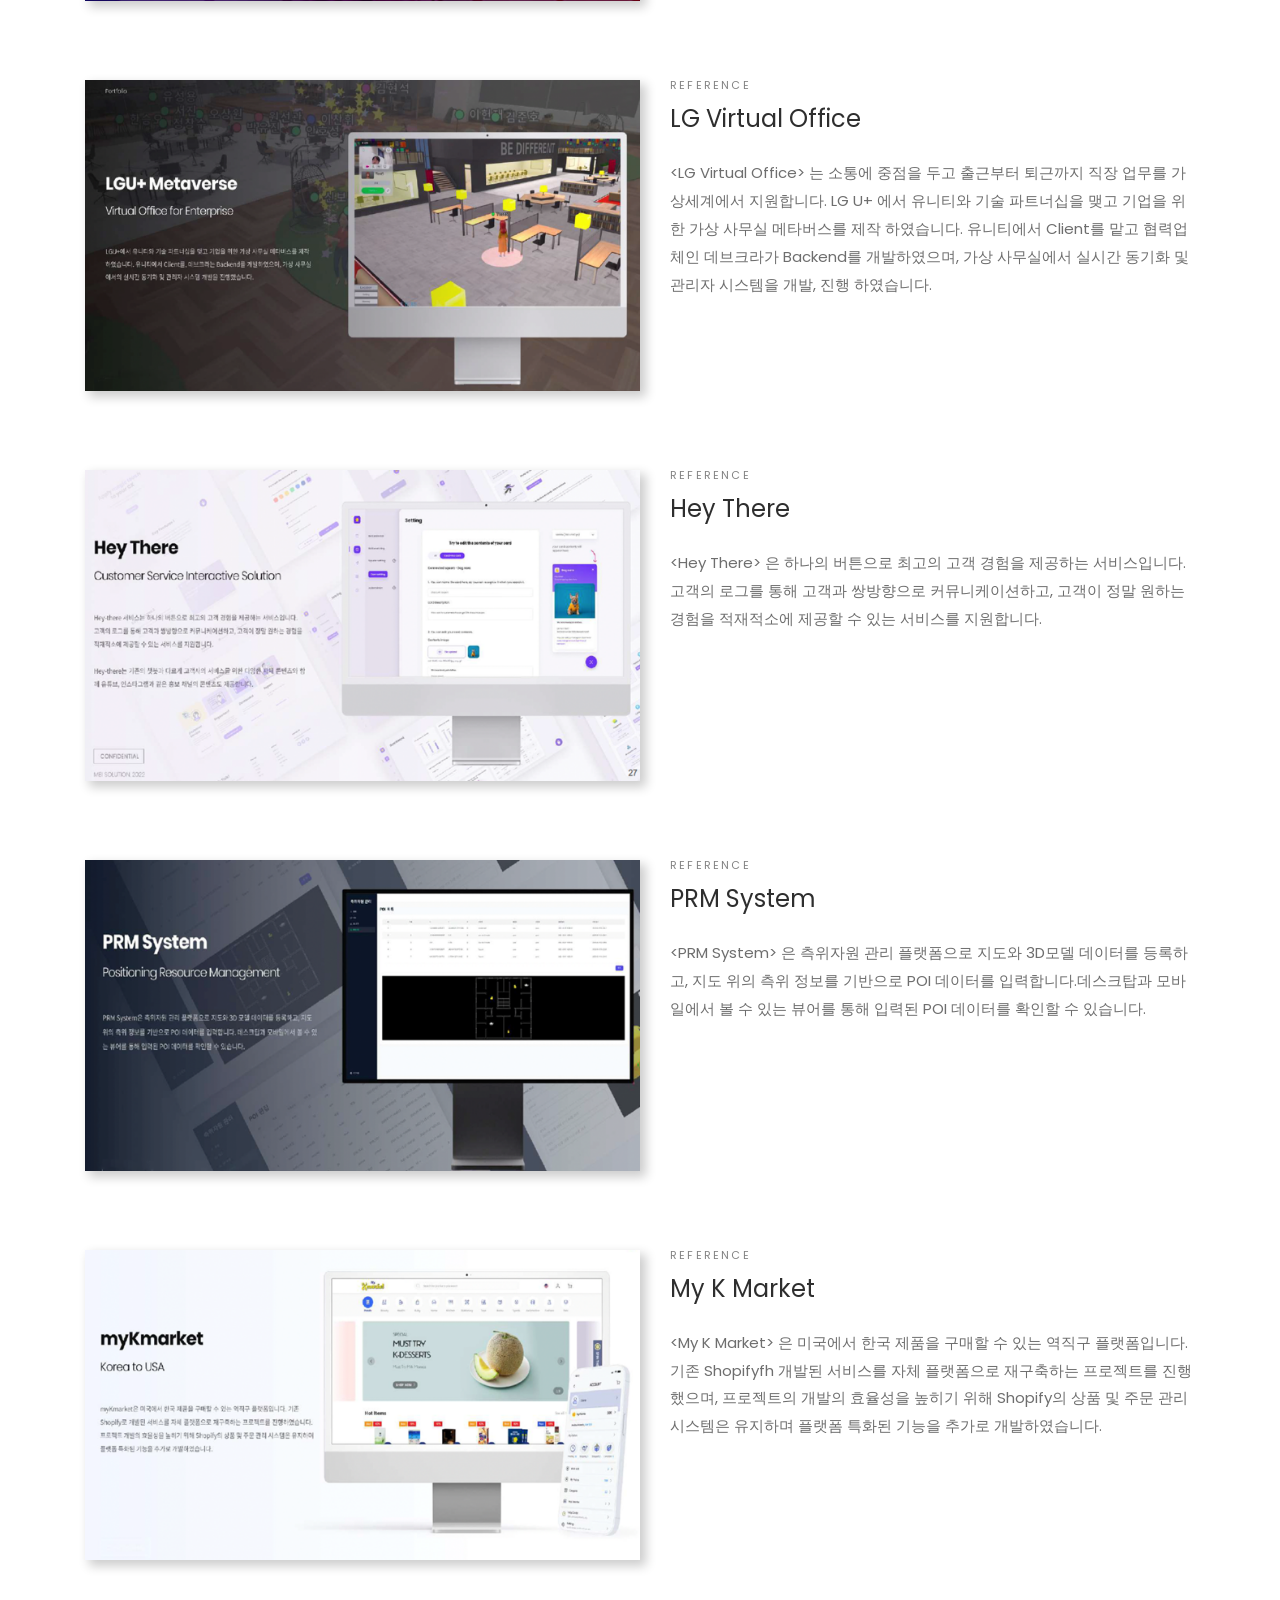
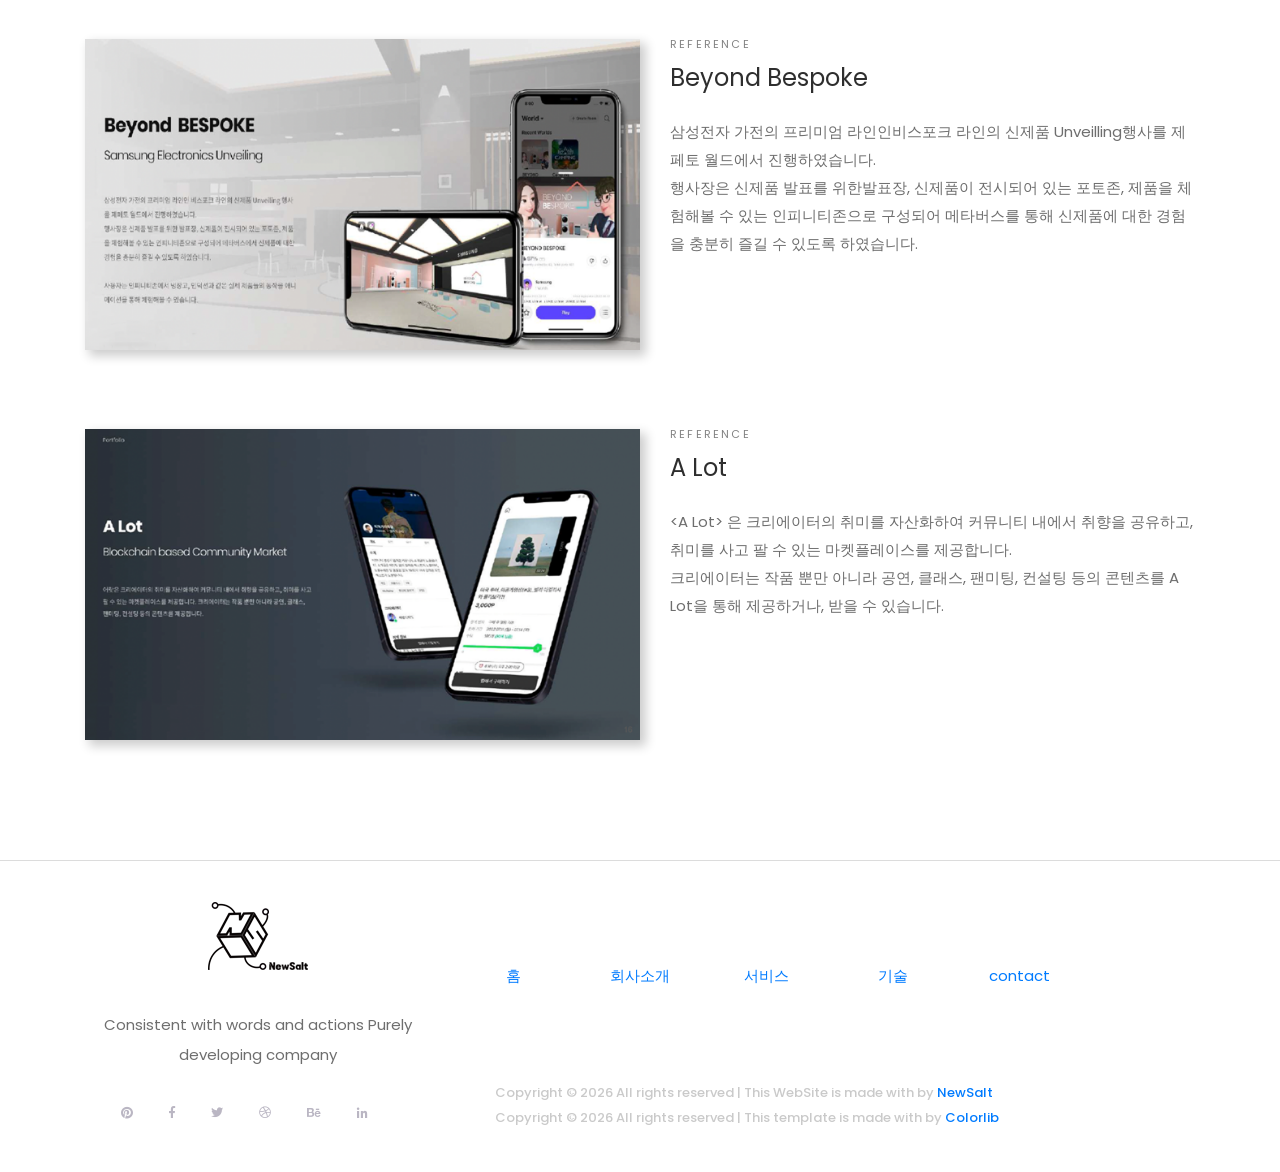
<file: portfolio.html>
<!DOCTYPE html>
<html lang="en">

<head>
	<title>NewSalt</title>
	<link rel="shortcut icon" type="image/x-icon" href="images/favicon.ico" />
	<meta charset="utf-8" />
	<meta http-equiv="X-UA-Compatible" content="IE=edge" />
	<meta name="description" content="RanGO Project" />
	<meta name="viewport" content="width=device-width, initial-scale=1" />
	<link rel="stylesheet" type="text/css" href="styles/bootstrap4/bootstrap.min.css" />
	<link href="plugins/fontawesome-free-5.0.1/css/fontawesome-all.css" rel="stylesheet" type="text/css" />
	<link rel="stylesheet" type="text/css" href="styles/portfolio_styles.css" />
	<link rel="stylesheet" type="text/css" href="styles/portfolio_responsive.css" />
</head>

<body>
	<div class="super_container">
		<!-- Header -->

		<header class="header d-flex flex-row justify-content-end align-items-center trans_200">
			<!-- Logo -->
			<div class="logo mr-auto">
				<a href="index.html"><img src="images/logo_newSalt_white.png" alt="" /></a>
			</div>

			<!-- Navigation -->
			<nav class="main_nav justify-self-end text-right">
				<ul>
					<li><a href="index.html">홈</a></li>
					<li><a href="about.html">회사 소개</a></li>
					<li><a href="services.html">서비스</a></li>
					<li class="active"><a href="#">기술</a></li>
					<!--<li><a href="blog.html">기타</a></li>-->
					<li><a href="contact.html">Contact</a></li>
				</ul>

				<!-- Search -->
				<div class="search">
					<!--<div
              class="search_content d-flex flex-column align-items-center justify-content-center"
            >
              <div
                class="search_button d-flex flex-column align-items-center justify-content-center"
              >
                <svg
                  version="1.1"
                  id="Layer_1"
                  xmlns="http://www.w3.org/2000/svg"
                  xmlns:xlink="http://www.w3.org/1999/xlink"
                  x="0px"
                  y="0px"
                  width="18px"
                  height="18px"
                  viewBox="0 0 100 100"
                  enable-background="new 0 0 100 100"
                  xml:space="preserve"
                >
                  <g>
                    <g>
                      <path
                        class="search_path"
                        fill="#FFFFFF"
                        d="M89.354,10.609c-14.144-14.146-37.157-14.146-51.301,0c-6.852,6.853-10.625,15.964-10.625,25.655
										c0,8.829,3.132,17.174,8.87,23.771l-4.32,4.321l-4.402-4.403c-0.482-0.482-1.137-0.754-1.819-0.754s-1.337,0.271-1.819,0.754
										L3.31,80.584c-2.148,2.147-3.331,5.004-3.331,8.042s1.183,5.895,3.331,8.042C5.457,98.817,8.313,100,11.35,100
										c3.038,0,5.894-1.184,8.041-3.331l20.627-20.631c0.482-0.482,0.753-1.137,0.753-1.819s-0.271-1.337-0.753-1.819l-4.403-4.403
										l4.322-4.322c6.795,5.902,15.28,8.855,23.766,8.855c9.289,0,18.579-3.537,25.65-10.61c6.852-6.853,10.625-15.963,10.625-25.654
										C99.979,26.573,96.205,17.462,89.354,10.609z M15.753,93.029c-1.176,1.177-2.739,1.824-4.403,1.824
										c-1.663,0-3.227-0.648-4.403-1.824c-1.176-1.176-1.823-2.74-1.823-4.403s0.647-3.228,1.824-4.403L18.458,72.71l8.805,8.807
										L15.753,93.029z M30.902,77.878l-8.805-8.807l3.659-3.66l8.806,8.808L30.902,77.878z M85.715,58.28
										c-12.137,12.14-31.886,12.14-44.023,0c-5.88-5.881-9.118-13.699-9.118-22.016c0-8.316,3.238-16.135,9.118-22.016
										c6.069-6.069,14.041-9.104,22.012-9.104c7.972,0,15.943,3.035,22.013,9.104c5.88,5.881,9.117,13.699,9.117,22.016
										S91.596,52.399,85.715,58.28z"
                      ></path>
                    </g>
                  </g>
                  <g>
                    <g>
                      <path
                        class="search_path"
                        fill="#FFFFFF"
                        d="M81.47,18.495c-9.797-9.798-25.736-9.798-35.533,0c-9.796,9.798-9.796,25.741,0,35.539
										c4.898,4.898,11.333,7.349,17.766,7.349c6.435,0,12.868-2.45,17.767-7.349l0,0C91.266,44.235,91.266,28.293,81.47,18.495z
										 M77.831,50.395c-7.79,7.791-20.466,7.791-28.256,0c-7.79-7.792-7.79-20.469,0-28.261c3.896-3.896,9.011-5.843,14.128-5.843
										c5.116,0,10.233,1.948,14.128,5.843C85.621,29.925,85.621,42.603,77.831,50.395z"
                      ></path>
                    </g>
                  </g>
                  <g>
                    <g>
                      <path
                        class="search_path"
                        fill="#FFFFFF"
                        d="M73.283,26.683c-5.282-5.283-13.877-5.283-19.16,0c-1.004,1.005-1.004,2.634,0,3.639
										c1.005,1.005,2.634,1.005,3.639,0c3.276-3.276,8.607-3.276,11.884,0c0.502,0.503,1.16,0.754,1.818,0.754
										c0.659,0,1.317-0.251,1.819-0.754C74.288,29.317,74.288,27.688,73.283,26.683z"
                      ></path>
                    </g>
                  </g>
                </svg>
              </div>

              <form id="search_form" class="search_form bez_1">
                <input type="search" class="search_input bez_1" />
              </form>
            </div>-->
				</div>
			</nav>

			<!-- Hamburger -->
			<div class="hamburger_container bez_1">
				<i class="fas fa-bars trans_200"></i>
			</div>
		</header>

		<!-- Menu -->

		<div class="menu_container">
			<div class="menu menu_mm text-right">
				<div class="menu_close">
					<i class="far fa-times-circle trans_200"></i>
				</div>
				<ul class="menu_mm">
					<li class="menu_mm"><a href="index.html">홈</a></li>
					<li class="menu_mm"><a href="about.html">회사소개</a></li>
					<li class="menu_mm"><a href="services.html">서비스</a></li>
					<li class="menu_mm active"><a href="portfolio.html">기술</a></li>
					<!--<li class="menu_mm"><a href="blog.html">기타</a></li>-->
					<li class="menu_mm"><a href="contact.html">Contact</a></li>
				</ul>
			</div>
		</div>

		<!-- Home -->

		<div class="home">
			<div class="home_background_container prlx_parent">
				<div class="home_background prlx" style="background-image: url(images/portfolio_background.png)"></div>
			</div>

			<div class="home_title">
				<h2>기술</h2>
				<div class="next_section_scroll">
					<div class="next_section nav_links" data-scroll-to=".portfolio">
						<i class="fas fa-chevron-down trans_200"></i>
						<i class="fas fa-chevron-down trans_200"></i>
					</div>
				</div>
			</div>
		</div>

		<!-- skill table -->

		<div class="container pt-4" style="margin-bottom: -3%;">
			<h1>NewSalt 보유기술</h1>
			<br />
			<hr style="color: #000000; background-color: #000000;"/>
			<br />
			<div style="text-align: center; width: 100%; height: 100vh; margin: auto">
				<!-- <iframe
					src="https://docs.google.com/spreadsheets/d/e/2PACX-1vRqCWxxdnPfuoC_ms8e4OH81mjm4dfUvhzIFGJjDypWdaw4Pl31FVH5gZx6Ze4LK_2R03sj2-5MadqO/pubhtml?widget=true&amp;headers=false"
					width="100%" height="100%" allow="autoplay">
				</iframe> -->
				<iframe src="https://drive.google.com/file/d/1UmO_26zRnKyjupRWhNAnv2O46boJ8nTT/preview" width="100%" height="100%" allow="autoplay"></iframe>
			</div>
			<br />
			<hr style="color: #000000; background-color: #000000;"/>
		</div>

		<!-- Portfolio -->

		<div class="portfolio">
			<div class="container">
				<div class="row">
					<div class="col">
						<div class="portfolio_categories button-group filters-button-group">
							<ul>
								<li class="portfolio_category active is-checked" data-filter="*">
									전체
								</li>
								<li class="portfolio_category" data-filter=".game">
									게임 개발 & 지원
								</li>
								<li class="portfolio_category" data-filter=".reference">
									자사 & 협력 레퍼런스
								</li>
								<li class="portfolio_category" data-filter=".out_sourcing">
									아웃소싱
								</li>
							</ul>
						</div>
					</div>
				</div>
				<hr />
				<div class="row">
					<div class="col">
						<div class="portfolio_items product-grid">
							<!-- Portfolio Item -->
							<div class="card game">
								<div class="card_image">
									<img class="card-img-top" src="images/images/portfolio/infinity_saga.png" alt="" />
								</div>

								<div class="card-body">
									<div class="card-header">game</div>
									<div class="card-title">Infinity Saga X</div>
									<div class="card-text">
										&lt;Infinity Saga X&gt; 는 집단 RPG와 SLG의 두 장르를 결합한 새로운 P2E 게임입니다. 전 세계 유저들과 함께
										플레이하고,
										협업하고, 경쟁할 수 있습니다.
										<br />
										모든 사용자에게는 아일랜드라는 자신만의 공간이 주어지고 다양한 유형의 캐릭터를 모아 섬을 확장하고 창의적으로 꾸밀 수 있으며, 다양한 컨텐츠를
										경험하고 즐길 수 있습니다.
									</div>
									<div class="card-link">
										<!-- <a href="https://p2eall.com/ko/ranking/game/detail/infinitysagax">이동하기</a> -->
									</div>
								</div>
							</div>

							<!-- Portfolio Item -->
							<div class="card game reference">
								<div class="card_image">
									<img class="card-img-top" src="images/images/portfolio/curio_safari_ar.png"
										alt="" />
								</div>

								<div class="card-body">
									<div class="card-header">game / reference</div>
									<div class="card-title">Curio Safari AR</div>
									<div class="card-text">
										&lt;Curio Sagari AR&gt; 은 AR 증강현실을 통해 다양한 동물을 확인할 수 있는 관찰 시뮬레이션 게임입니다.
										<br />
										인식된 동물 축소/확대/회전/동작 관찰할 수 있으며 두장의 동물카드를 동시 인식하여 각종 동물들의 크기별 비교하며 관찰 할 수 있습니다.
										<br />
										오프라인 제품없이 AR 애플리케이션을 이용해 활용이 가능하며 한국어 / 영어 언어지원이 가능합니다.
									</div>
									<div class="card-link">
										<!-- <a href="https://play.google.com/store/apps/details?id=com.playcurio.safariar&hl=ko&gl=US">이동하기</a> -->
									</div>
								</div>
							</div>

							<!-- Portfolio Item -->
							<div class="card game reference">
								<div class="card_image">
									<img class="card-img-top" src="images/images/portfolio/fidget_spin_fighter.png"
										alt="" />
								</div>

								<div class="card-body">
									<div class="card-header">game / reference</div>
									<div class="card-title">
										Fidget Spin Fighter
									</div>
									<div class="card-text">
										&lt;Fidget Spin Fighter&gt; 는 피젯스피너를 활성화 시키며 성장하는 방치형 슈팅 게임입니다.
										<br />
										다양한 무기와 업그레이드 시스템을 이용하여 외계 생물인 트루퍼를 공격하며 더욱 더 강해질 수 있으며, 기존의 클리커 시스템이아닌 스와이프를 통해
										스피너의 회전수를 증가시키며 더욱 강한 데미지로 적을 물리칠 수 있습니다.
									</div>
									<div class="card-link">
										<!-- <a href="https://www.thanqseoul.net">이동하기</a> -->
									</div>
								</div>
							</div>

							<!-- Portfolio Item -->
							<div class="card reference">
								<div class="card_image">
									<img class="card-img-top"
										src="images/images/portfolio/peet_the_forest_detective.png" alt="" />
								</div>

								<div class="card-body">
									<div class="card-header">reference</div>
									<div class="card-title">
										Peet The Forest Detective
									</div>
									<div class="card-text">
										&lt;Peet The Forest Detective&gt; 는 숲 속의 미스터리한 사건과 맞닥뜨린 ‘숲 속 수사대’가 좌충우돌 수사 속에서
										동식물의 진기한 생태와 자연을 체험하는 이야기를 그린 애니메이션 입니다. 동물, 식물, 곤충을 대상으로 한 현장 조사, 증거 수집 및 탐문 등
										실제
										수사관의 활동을 통해 스토리의 재미뿐만 아니라 자연의 경이로움과 생태의 진정한 가치를 체험할 수 있을 것입니다.
									</div>
									<div class="card-link">
										<!-- <a href="https://home.ebs.co.kr/detective_peet/main">이동하기</a> -->
									</div>
								</div>
							</div>

							<!-- Portfolio Item -->
							<div class="card out_sourcing">
								<div class="card_image">
									<img class="card-img-top" src="images/images/portfolio/out_sourcing.png" alt="" />
								</div>

								<div class="card-body">
									<div class="card-header">Out Sourcing</div>
									<div class="card-title">
										Out Sourcing
									</div>
									<div class="card-text">
										NewSalt 는 게임 개발 지원 뿐 아닌 다양한 형태의 아웃소싱작업을 병행하고 있으며 고객사의 니즈를 NewSalt의 오랜 경험과 노하우를
										통해 전문적으로 해결할 수 있습니다.
										<br />
										<br />
										또한 전문 경영진의 컨설팅을 통해 고객사의 성장과 발전에 보다 기여할 수 있게 최선을 다하겠습니다.
									</div>
									<div class="card-link">
										<!-- <a href="https://www.thanqseoul.net">이동하기</a> -->
									</div>
								</div>
							</div>

							<!-- Portfolio Item -->
							<div class="card game reference">
								<div class="card_image">
									<img class="card-img-top" src="images/images/portfolio/zomdium.png" alt="" />
								</div>

								<div class="card-body">
									<div class="card-header">game / reference</div>
									<div class="card-title">
										Zodium War Game
									</div>
									<div class="card-text">
										&lt;Zodium War Game&gt; 은 NFT 토큰을 기반으로한 전략 시뮬레이션 War Game입니다.
										<br />
										Zodium War Game의 캐릭터는 12간지를 기반으로 하고 있으며 거버넌스 토큰 Zodi와 유틸리티 토큰 Charis를 활용한 생태계에서
										각 형성을 거점으로하여 각자의 캐릭터의 속성과 무기 NFT를 활용해 상대방에게서 승리하여야 합니다.
									</div>
									<div class="card-link">
										<!-- <a href="https://zodium.io/">이동하기</a> -->
									</div>
								</div>
							</div>

							<!-- Portfolio Item -->
							<div class="card reference">
								<div class="card_image">
									<img class="card-img-top" src="images/images/portfolio/naemo.png" alt="" />
								</div>

								<div class="card-body">
									<div class="card-header">reference</div>
									<div class="card-title">
										Naemoworld
									</div>
									<div class="card-text">
										&lt;Naemoworld&gt; 는 bitthumb라는 한국의 대표적인 가산 자산거래소에서 진행하는메타버스 프로젝트로, Unity엔진을
										이용하여 협력사인 데브크라가 개발을 진행하고 있습니다.
										<br />
										유저들은 Naemoworld에서 자신만의 공간을 구성하고 NFT를 배치할수 있으며, 해당 메타버스에서 NFT거래를 할 수 있습니다.
									</div>
									<div class="card-link">
										<!-- <a href="https://naemo.io/">이동하기</a> -->
									</div>
								</div>
							</div>

							<!-- Portfolio Item -->
							<div class="card reference">
								<div class="card_image">
									<img class="card-img-top" src="images/images/portfolio/kiwoom_heros.png" alt="" />
								</div>

								<div class="card-body">
									<div class="card-header">reference</div>
									<div class="card-title">
										Kiwoom Heros Mobile Application
									</div>
									<div class="card-text">
										&lt;Kiwoom Heros Mobile Application&gt; 은 고척스카이돔을 편안하게 이용할 수 있도록 다양한 정보를 제공하는 AR
										증강현실 서비스 어플리케이션 입니다.
										<br />
										홈 화면에서 진행중인 경기 정보, 다가오는 경기 일정, 지난 경기 결과를 바로 확인 가능하며, 경기장 체크인, 고척돔 내부 상황 안내 등 다양한
										편의 기능을 제공하고 있습니다.
									</div>
									<div class="card-link">
										<!-- <a href="https://play.google.com/store/apps/details?id=kr.co.heroesbaseball.mapp&hl=ko&gl=US/">이동하기</a> -->
									</div>
								</div>
							</div>

							<!-- Portfolio Item -->
							<div class="card reference">
								<div class="card_image">
									<img class="card-img-top" src="images/images/portfolio/lg_virtual_office.png"
										alt="" />
								</div>

								<div class="card-body">
									<div class="card-header">reference</div>
									<div class="card-title">
										LG Virtual Office
									</div>
									<div class="card-text">
										&lt;LG Virtual Office&gt; 는 소통에 중점을 두고 출근부터 퇴근까지 직장 업무를 가상세계에서 지원합니다.
										LG U+ 에서 유니티와 기술 파트너십을 맺고 기업을 위한 가상 사무실 메타버스를 제작 하였습니다. 유니티에서 Client를 맡고 협력업체인
										데브크라가 Backend를 개발하였으며, 가상 사무실에서 실시간 동기화 및 관리자 시스템을 개발, 진행 하였습니다.
									</div>
									<div class="card-link">
										<!-- <a href="https://www.youtube.com/watch?v=asLA9yA2U2g/">이동하기</a> -->
									</div>
								</div>
							</div>

							<!-- Portfolio Item -->
							<div class="card reference">
								<div class="card_image">
									<img class="card-img-top" src="images/images/portfolio/hey_there.png" alt="" />
								</div>

								<div class="card-body">
									<div class="card-header">reference</div>
									<div class="card-title">
										Hey There
									</div>
									<div class="card-text">
										&lt;Hey There&gt; 은 하나의 버튼으로 최고의 고객 경험을 제공하는 서비스입니다.
										<br />
										고객의 로그를 통해 고객과 쌍방향으로 커뮤니케이션하고, 고객이 정말 원하는 경험을 적재적소에 제공할 수 있는 서비스를 지원합니다.
									</div>
									<div class="card-link">
										<!-- <a href="https://www.youtube.com/watch?v=asLA9yA2U2g/">이동하기</a> -->
									</div>
								</div>
							</div>

							<!-- Portfolio Item -->
							<div class="card reference">
								<div class="card_image">
									<img class="card-img-top" src="images/images/portfolio/prm_system.png" alt="" />
								</div>

								<div class="card-body">
									<div class="card-header">reference</div>
									<div class="card-title">
										PRM System
									</div>
									<div class="card-text">
										&lt;PRM System&gt; 은 측위자원 관리 플랫폼으로 지도와 3D모델 데이터를 등록하고, 지도 위의 측위 정보를 기반으로 POI
										데이터를 입력합니다.데스크탑과 모바일에서 볼 수 있는 뷰어를 통해 입력된 POI 데이터를 확인할 수 있습니다.
									</div>
									<div class="card-link">
										<!-- <a href="https://www.youtube.com/watch?v=asLA9yA2U2g/">이동하기</a> -->
									</div>
								</div>
							</div>

							<!-- Portfolio Item -->
							<div class="card reference">
								<div class="card_image">
									<img class="card-img-top" src="images/images/portfolio/my_k_market.png" alt="" />
								</div>

								<div class="card-body">
									<div class="card-header">reference</div>
									<div class="card-title">
										My K Market
									</div>
									<div class="card-text">
										&lt;My K Market&gt; 은 미국에서 한국 제품을 구매할 수 있는 역직구 플랫폼입니다.
										<br />
										기존 Shopifyfh 개발된 서비스를 자체 플랫폼으로 재구축하는 프로젝트를 진행 했으며, 프로젝트의 개발의 효율성을 높히기 위해
										Shopify의 상품 및 주문 관리 시스템은 유지하며 플랫폼 특화된 기능을 추가로 개발하였습니다.
									</div>
									<div class="card-link">
										<!-- <a href="https://mykmarket.com/">이동하기</a> -->
									</div>
								</div>
							</div>

							<!-- Portfolio Item -->
							<div class="card reference">
								<div class="card_image">
									<img class="card-img-top" src="images/images/portfolio/beyond_bespoke.png" alt="" />
								</div>

								<div class="card-body">
									<div class="card-header">reference</div>
									<div class="card-title">
										Beyond Bespoke
									</div>
									<div class="card-text">
										삼성전자 가전의 프리미엄 라인인비스포크 라인의 신제품 Unveilling행사를 제페토 월드에서 진행하였습니다.
										<br />
										행사장은 신제품 발표를 위한발표장, 신제품이 전시되어 있는 포토존, 제품을 체험해볼 수 있는 인피니티존으로 구성되어 메타버스를 통해 신제품에
										대한 경험을 충분히 즐길 수 있도록 하였습니다.
									</div>
									<div class="card-link">
										<!-- <a href="https://mykmarket.com/">이동하기</a> -->
									</div>
								</div>
							</div>

							<!-- Portfolio Item -->
							<div class="card reference">
								<div class="card_image">
									<img class="card-img-top" src="images/images/portfolio/a_lot.png" alt="" />
								</div>

								<div class="card-body">
									<div class="card-header">reference</div>
									<div class="card-title">
										A Lot
									</div>
									<div class="card-text">
										&lt;A Lot&gt; 은 크리에이터의 취미를 자산화하여 커뮤니티 내에서 취향을 공유하고, 취미를 사고 팔 수 있는 마켓플레이스를 제공합니다.
										<br />
										크리에이터는 작품 뿐만 아니라 공연, 클래스, 팬미팅, 컨설팅 등의 콘텐츠를 A Lot을 통해 제공하거나, 받을 수 있습니다.
									</div>
									<div class="card-link">
										<!-- <a href="https://mykmarket.com/">이동하기</a> -->
									</div>
								</div>
							</div>
						</div>
					</div>
				</div>
			</div>
		</div>

		<!-- Footer -->

		<footer class="footer">
			<div class="container" style="text-align: center">
				<div class="row">
					<div class="col-lg-4" style="padding-left: 10px !important">
						<!-- Footer Intro -->
						<div class="footer_intro">
							<!-- Logo -->
							<div class="logo footer_logo" style="padding-left: 0px !important">
								<span><img src="images/logo_newSalt_black.png" alt="" /></span>
							</div>

							<span>Consistent with words and actions</span>
							<span>Purely developing company</span>

							<!-- Social -->
							<div class="footer_social">
								<ul>
									<li>
										<a href="#"><i class="fab fa-pinterest"></i></a>
									</li>
									<li>
										<a href="#"><i class="fab fa-facebook-f"></i></a>
									</li>
									<li>
										<a href="#"><i class="fab fa-twitter"></i></a>
									</li>
									<li>
										<a href="#"><i class="fab fa-dribbble"></i></a>
									</li>
									<li>
										<a href="#"><i class="fab fa-behance"></i></a>
									</li>
									<li>
										<a href="#"><i class="fab fa-linkedin-in"></i></a>
									</li>
								</ul>
							</div>
						</div>
					</div>

					<div class="col-lg-8">
						<div class="row footer_warp">
							<div class="col-lg-2 footer_text">
								<a href="index.html">홈</a>
							</div>
							<div class="col-lg-2 footer_text">
								<a href="about.html">회사소개</a>
							</div>
							<div class="col-lg-2 footer_text">
								<a href="services.html">서비스</a>
							</div>
							<div class="col-lg-2 footer_text">
								<a href="portfolio.html">기술</a>
							</div>
							<div class="col-lg-2 footer_text">
								<a href="contact.html">contact</a>
							</div>
						</div>
						<div class="row">&nbsp;</div>
						<div class="row">&nbsp;</div>
						<div class="row">&nbsp;</div>
						<div class="row">
							<div class="col-lg-12">
								<!-- Copyright -->
								<div class="footer_cr" style="
                      margin-top: -1px;
                      margin-left: 30px;
                      font-size: 13px;
                      text-align: left;
                    ">
									<!-- Link back to Colorlib can't be removed. Template is licensed under CC BY 3.0. -->
									Copyright &copy;
									<script>
										document.write(new Date().getFullYear());
									</script>
									All rights reserved | This WebSite is made with by
									<a href="" target="_blank">NewSalt</a>
									<!-- Link back to Colorlib can't be removed. Template is licensed under CC BY 3.0. -->
								</div>
							</div>
							<div class="col-lg-12">
								<!-- Copyright -->
								<div class="footer_cr" style="
                      margin-top: -1px;
                      margin-left: 30px;
                      font-size: 13px;
                      text-align: left;
                    ">
									<!-- Link back to Colorlib can't be removed. Template is licensed under CC BY 3.0. -->
									Copyright &copy;
									<script>
										document.write(new Date().getFullYear());
									</script>
									All rights reserved | This template is made with by
									<a href="https://colorlib.com" target="_blank">Colorlib</a>
									<!-- Link back to Colorlib can't be removed. Template is licensed under CC BY 3.0. -->
								</div>
							</div>
						</div>
					</div>
				</div>

				<div class="row">
					<div class="col">
						<!-- Copyright -->
						<div class="footer_cr_2">2021 All rights reserved</div>
					</div>
				</div>
			</div>
		</footer>
	</div>

	<script src="js/jquery-3.2.1.min.js"></script>
	<script src="styles/bootstrap4/popper.js"></script>
	<script src="styles/bootstrap4/bootstrap.min.js"></script>
	<script src="plugins/greensock/TweenMax.min.js"></script>
	<script src="plugins/greensock/TimelineMax.min.js"></script>
	<script src="plugins/scrollmagic/ScrollMagic.min.js"></script>
	<script src="plugins/greensock/animation.gsap.min.js"></script>
	<script src="plugins/greensock/ScrollToPlugin.min.js"></script>
	<script src="plugins/Isotope/isotope.pkgd.min.js"></script>
	<script src="plugins/scrollTo/jquery.scrollTo.min.js"></script>
	<script src="plugins/easing/easing.js"></script>
	<script src="js/portfolio_custom.js"></script>
</body>

</html>
</file>
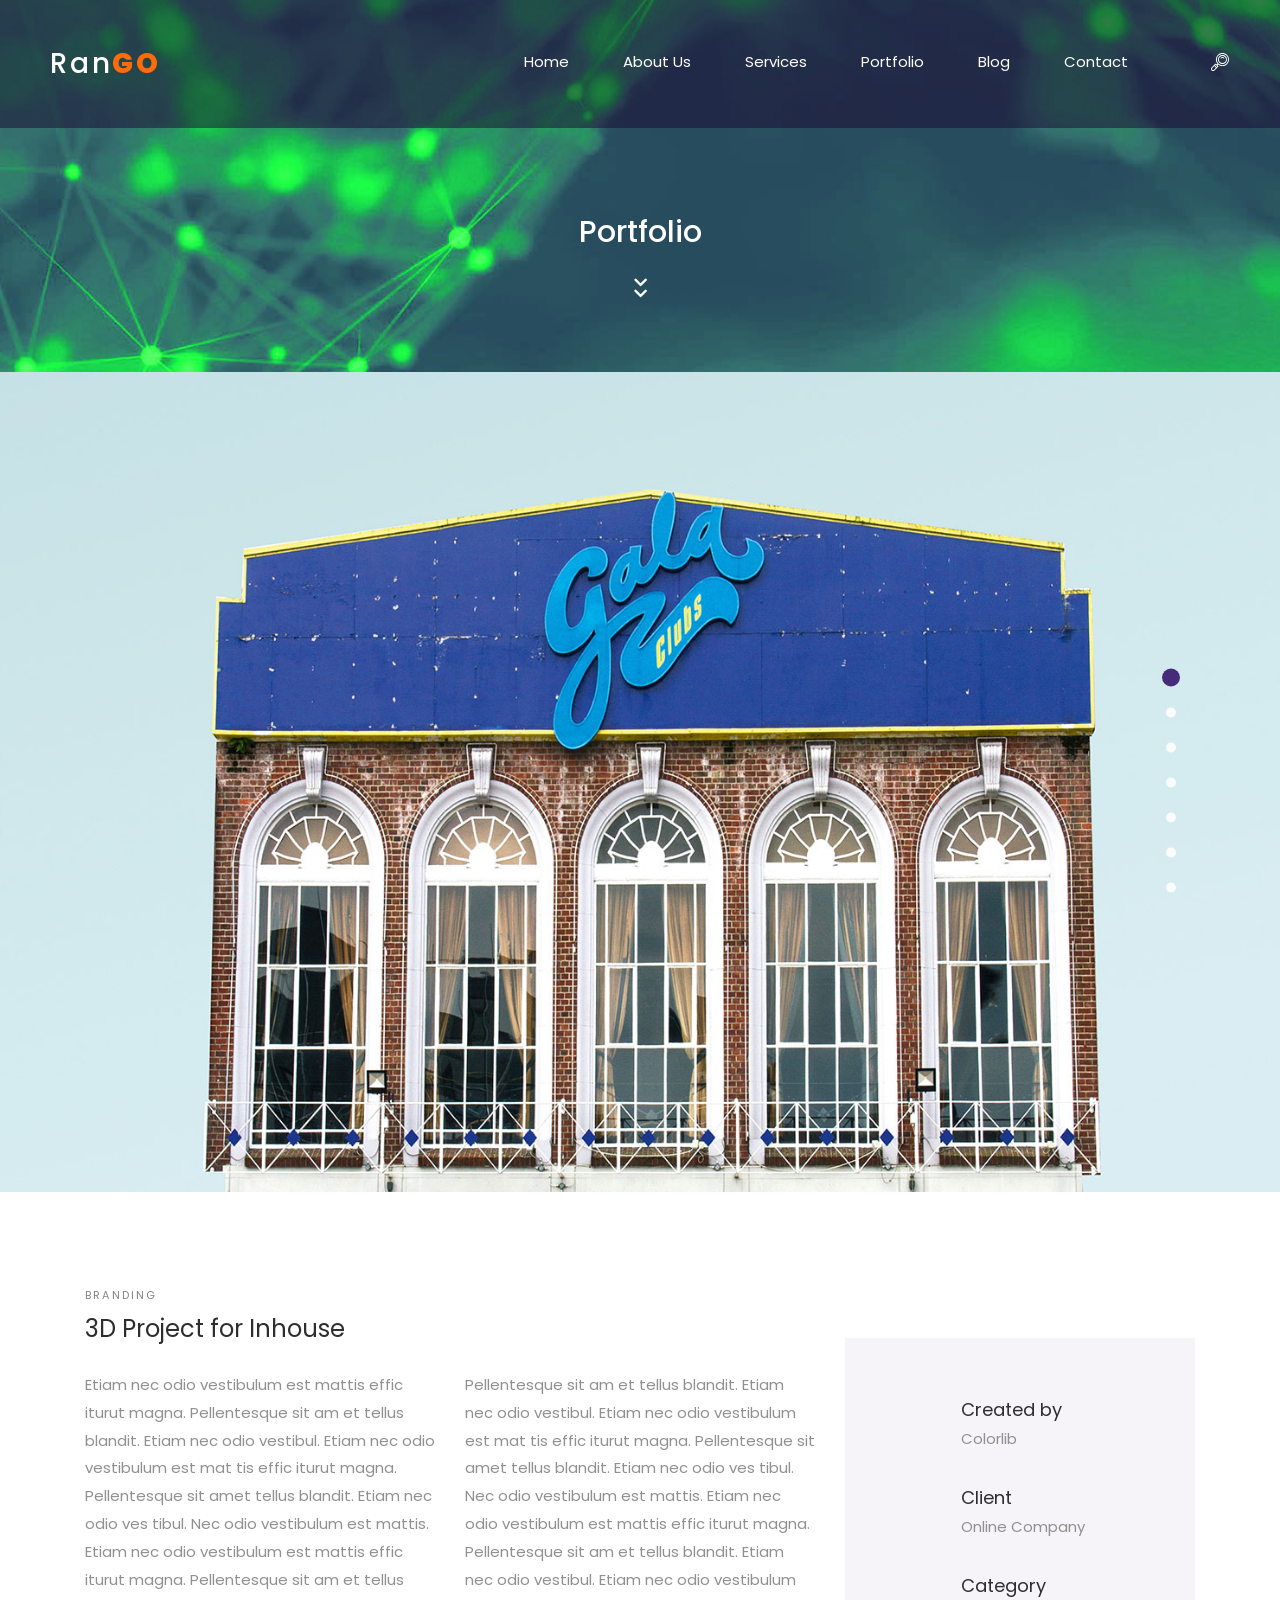
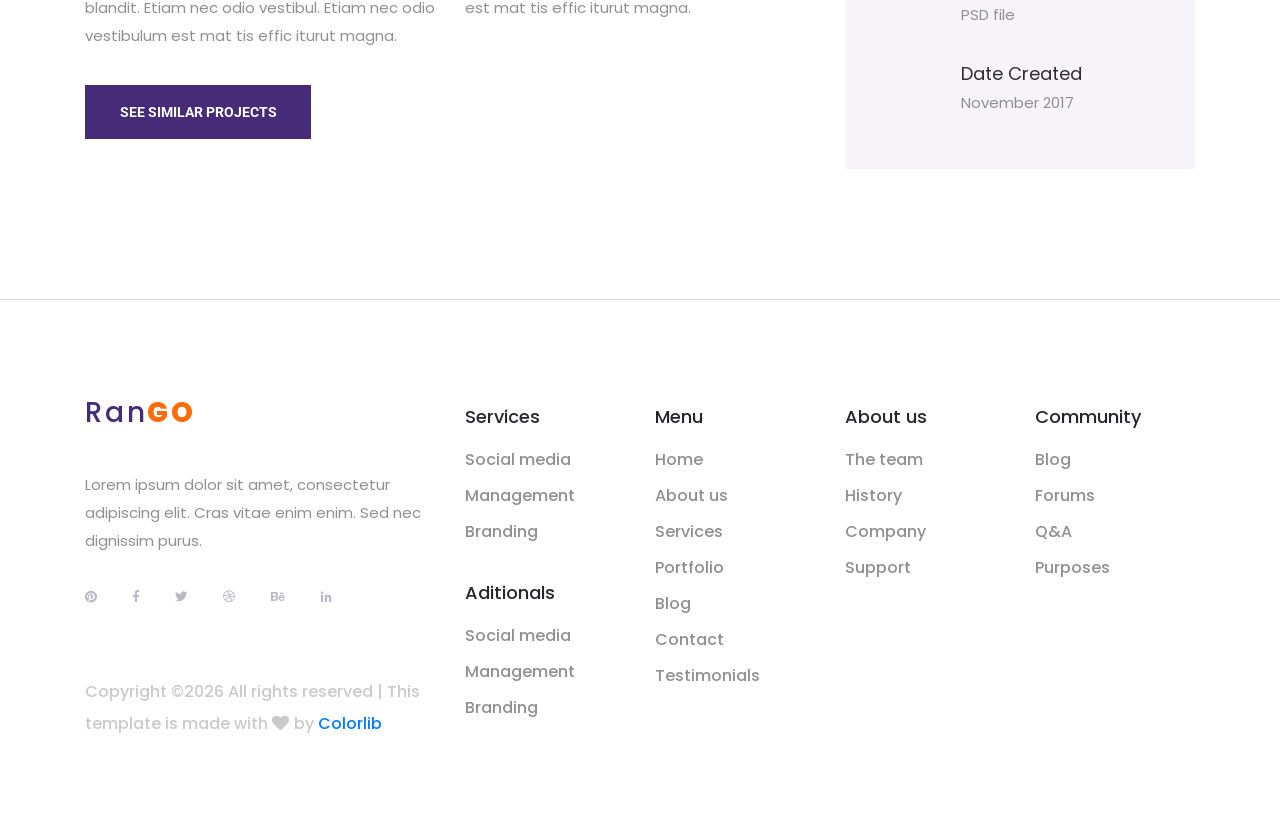
<file: portfolio_item.html>
<!DOCTYPE html>
<html lang="en">
<head>
<title>Health N More</title>
<link rel="shortcut icon" type="image/x-icon" href="images/favicon.ico" />
<meta charset="utf-8">
<meta http-equiv="X-UA-Compatible" content="IE=edge">
<meta name="description" content="RanGO Project">
<meta name="viewport" content="width=device-width, initial-scale=1">
<link rel="stylesheet" type="text/css" href="styles/bootstrap4/bootstrap.min.css">
<link href="plugins/fontawesome-free-5.0.1/css/fontawesome-all.css" rel="stylesheet" type="text/css">
<link rel="stylesheet" type="text/css" href="plugins/OwlCarousel2-2.2.1/owl.carousel.css">
<link rel="stylesheet" type="text/css" href="plugins/OwlCarousel2-2.2.1/owl.theme.default.css">
<link rel="stylesheet" type="text/css" href="plugins/OwlCarousel2-2.2.1/animate.css">
<link rel="stylesheet" type="text/css" href="plugins/slick-1.8.0/slick.css">
<link rel="stylesheet" type="text/css" href="styles/portfolio_item_styles.css">
<link rel="stylesheet" type="text/css" href="styles/portfolio_item_responsive.css">
</head>

<body>

<div class="super_container">
	
	<!-- Header -->

	<header class="header d-flex flex-row justify-content-end align-items-center trans_200">
		
		<!-- Logo -->
		<div class="logo mr-auto">
			<a href="#">Ran<span>go</span></a>
		</div>

		<!-- Navigation -->
		<nav class="main_nav justify-self-end text-right">
			<ul>
				<li><a href="index.html">Home</a></li>
				<li><a href="about.html">About Us</a></li>
				<li><a href="services.html">Services</a></li>
				<li><a href="portfolio.html">Portfolio</a></li>
				<li><a href="blog.html">Blog</a></li>
				<li><a href="contact.html">Contact</a></li>
			</ul>
			
			<!-- Search -->
			<div class="search">
				<div class="search_content d-flex flex-column align-items-center justify-content-center">
					<div class="search_button d-flex flex-column align-items-center justify-content-center">
						<svg version="1.1" id="Layer_1" xmlns="http://www.w3.org/2000/svg" xmlns:xlink="http://www.w3.org/1999/xlink" x="0px" y="0px"
							width="18px" height="18px" viewBox="0 0 100 100" enable-background="new 0 0 100 100" xml:space="preserve">
							<g>
								<g>
									<path class="search_path" fill="#FFFFFF" d="M89.354,10.609c-14.144-14.146-37.157-14.146-51.301,0c-6.852,6.853-10.625,15.964-10.625,25.655
										c0,8.829,3.132,17.174,8.87,23.771l-4.32,4.321l-4.402-4.403c-0.482-0.482-1.137-0.754-1.819-0.754s-1.337,0.271-1.819,0.754
										L3.31,80.584c-2.148,2.147-3.331,5.004-3.331,8.042s1.183,5.895,3.331,8.042C5.457,98.817,8.313,100,11.35,100
										c3.038,0,5.894-1.184,8.041-3.331l20.627-20.631c0.482-0.482,0.753-1.137,0.753-1.819s-0.271-1.337-0.753-1.819l-4.403-4.403
										l4.322-4.322c6.795,5.902,15.28,8.855,23.766,8.855c9.289,0,18.579-3.537,25.65-10.61c6.852-6.853,10.625-15.963,10.625-25.654
										C99.979,26.573,96.205,17.462,89.354,10.609z M15.753,93.029c-1.176,1.177-2.739,1.824-4.403,1.824
										c-1.663,0-3.227-0.648-4.403-1.824c-1.176-1.176-1.823-2.74-1.823-4.403s0.647-3.228,1.824-4.403L18.458,72.71l8.805,8.807
										L15.753,93.029z M30.902,77.878l-8.805-8.807l3.659-3.66l8.806,8.808L30.902,77.878z M85.715,58.28
										c-12.137,12.14-31.886,12.14-44.023,0c-5.88-5.881-9.118-13.699-9.118-22.016c0-8.316,3.238-16.135,9.118-22.016
										c6.069-6.069,14.041-9.104,22.012-9.104c7.972,0,15.943,3.035,22.013,9.104c5.88,5.881,9.117,13.699,9.117,22.016
										S91.596,52.399,85.715,58.28z"></path>
								</g>
							</g>
							<g>
								<g>
									<path class="search_path" fill="#FFFFFF" d="M81.47,18.495c-9.797-9.798-25.736-9.798-35.533,0c-9.796,9.798-9.796,25.741,0,35.539
										c4.898,4.898,11.333,7.349,17.766,7.349c6.435,0,12.868-2.45,17.767-7.349l0,0C91.266,44.235,91.266,28.293,81.47,18.495z
										 M77.831,50.395c-7.79,7.791-20.466,7.791-28.256,0c-7.79-7.792-7.79-20.469,0-28.261c3.896-3.896,9.011-5.843,14.128-5.843
										c5.116,0,10.233,1.948,14.128,5.843C85.621,29.925,85.621,42.603,77.831,50.395z"></path>
								</g>
							</g>
							<g>
								<g>
									<path class="search_path" fill="#FFFFFF" d="M73.283,26.683c-5.282-5.283-13.877-5.283-19.16,0c-1.004,1.005-1.004,2.634,0,3.639
										c1.005,1.005,2.634,1.005,3.639,0c3.276-3.276,8.607-3.276,11.884,0c0.502,0.503,1.16,0.754,1.818,0.754
										c0.659,0,1.317-0.251,1.819-0.754C74.288,29.317,74.288,27.688,73.283,26.683z"></path>
								</g>
							</g>
						</svg>
					</div>

					<form id="search_form" class="search_form bez_1">
						<input type="search" class="search_input bez_1">
					</form>

				</div>
			</div>
		</nav>

		<!-- Hamburger -->
		<div class="hamburger_container bez_1">
			<i class="fas fa-bars trans_200"></i>
		</div>
		
	</header>

	<!-- Menu -->

	<div class="menu_container">
		<div class="menu menu_mm text-right">
			<div class="menu_close"><i class="far fa-times-circle trans_200"></i></div>
			<ul class="menu_mm">
				<li class="menu_mm"><a href="index.html">Home</a></li>
				<li class="menu_mm"><a href="about.html">About Us</a></li>
				<li class="menu_mm"><a href="services.html">Services</a></li>
				<li class="menu_mm"><a href="portfolio.html">Portfolio</a></li>
				<li class="menu_mm"><a href="blog.html">Blog</a></li>
				<li class="menu_mm"><a href="contact.html">Contact</a></li>
			</ul>
		</div>
	</div>

	<!-- Home -->

	<div class="home">
		<div class="home_background_container prlx_parent">
			<div class="home_background prlx" style="background-image:url(images/portfolio_background.jpg)"></div>
		</div>
		
		<div class="home_title">
			<h2>Portfolio</h2>
			<div class="next_section_scroll">
				<div class="next_section nav_links" data-scroll-to=".portfolio">
					<i class="fas fa-chevron-down trans_200"></i>
					<i class="fas fa-chevron-down trans_200"></i>
				</div>
			</div>
		</div>
	
	</div>

	<!-- Portfolio -->

	<div class="portfolio">
		
		<div class="portfolio_slider_container">

			<!-- Portfolio Slider -->
			<div class="portfolio_slider">
				
				<!-- Slider Item -->
				<div class="slider_item">
					<!-- image by https://unsplash.com/@heysupersimi -->
					<div class="slider_item_background" style="background-image: url(images/portfolio_slider.jpg)"></div>
				</div>

				<!-- Slider Item -->
				<div class="slider_item">
					<!-- image by https://unsplash.com/@heysupersimi -->
					<div class="slider_item_background" style="background-image: url(images/portfolio_slider.jpg)"></div>
				</div>

				<!-- Slider Item -->
				<div class="slider_item">
					<!-- image by https://unsplash.com/@heysupersimi -->
					<div class="slider_item_background" style="background-image: url(images/portfolio_slider.jpg)"></div>
				</div>

				<!-- Slider Item -->
				<div class="slider_item">
					<div class="slider_item_background" style="background-image: url(images/portfolio_slider.jpg)"></div>
				</div>

				<!-- Slider Item -->
				<div class="slider_item">
					<!-- image by https://unsplash.com/@heysupersimi -->
					<div class="slider_item_background" style="background-image: url(images/portfolio_slider.jpg)"></div>
				</div>

				<!-- Slider Item -->
				<div class="slider_item">
					<!-- image by https://unsplash.com/@heysupersimi -->
					<div class="slider_item_background" style="background-image: url(images/portfolio_slider.jpg)"></div>
				</div>

				<!-- Slider Item -->
				<div class="slider_item">
					<!-- image by https://unsplash.com/@heysupersimi -->
					<div class="slider_item_background" style="background-image: url(images/portfolio_slider.jpg)"></div>
				</div>

			</div>
		</div>

		<div class="portfolio_content">
			
			<div class="container">
				<div class="row">
					
					<div class="col-lg-4 portfolio_title_container">
						<div class="portfolio_category">branding</div>
						<h2 class="portfolio_title">3D Project for Inhouse</h2>
					</div>

				</div>

				<div class="row">

					<div class="col-lg-4 order-lg-1 order-2">
						<p class="portfolio_text">Etiam nec odio vestibulum est mattis effic iturut magna. Pellentesque sit am et tellus blandit. Etiam nec odio vestibul. Etiam nec odio vestibulum est mat tis effic iturut magna. Pellentesque sit amet tellus blandit. Etiam nec odio ves tibul.  Nec odio vestibulum est mattis. Etiam nec odio vestibulum est mattis effic iturut magna. Pellentesque sit am et tellus blandit. Etiam nec odio vestibul. Etiam nec odio vestibulum est mat tis effic iturut magna. </p>
						<div class="portfolio_button portfolio_button_1 trans_200">
							<a class="trans_200" href="#">see similar projects</a>
						</div>
					</div>

					<div class="col-lg-4 order-lg-2 order-3">
						<p class="portfolio_text">Pellentesque sit am et tellus blandit. Etiam nec odio vestibul. Etiam nec odio vestibulum est mat tis effic iturut magna. Pellentesque sit amet tellus blandit. Etiam nec odio ves tibul.  Nec odio vestibulum est mattis. Etiam nec odio vestibulum est mattis effic iturut magna. Pellentesque sit am et tellus blandit. Etiam nec odio vestibul. Etiam nec odio vestibulum est mat tis effic iturut magna. </p>
						<div class="portfolio_button portfolio_button_2 trans_200">
							<a class="trans_200" href="#">see similar projects</a>
						</div>
					</div>

					<div class="col-lg-4 order-lg-3 order-1">
						<div class="portfolio_info_box">

							<ul class="info_box_item">
								<li class="info_box_title">Created by</li>
								<li class="info_box_content">Colorlib</li>
							</ul>

							<ul class="info_box_item">
								<li class="info_box_title">Client</li>
								<li class="info_box_content">Online Company</li>
							</ul>

							<ul class="info_box_item">
								<li class="info_box_title">Category</li>
								<li class="info_box_content">PSD file</li>
							</ul>

							<ul class="info_box_item">
								<li class="info_box_title">Date Created</li>
								<li class="info_box_content">November 2017</li>
							</ul>

						</div>
					</div>

				</div>
			</div>

		</div>
		
	</div>

	<!-- Footer -->

	<footer class="footer">
		<div class="container">
			<div class="row">
				
				<div class="col-lg-4">

					<!-- Footer Intro -->
					<div class="footer_intro">

						<!-- Logo -->
						<div class="logo footer_logo">
							<a href="#">Ran<span>go</span></a>
						</div>

						<p>Lorem ipsum dolor sit amet, consectetur adipiscing elit. Cras vitae enim enim. Sed nec dignissim purus.</p>
						
						<!-- Social -->
						<div class="footer_social">
							<ul>
								<li><a href="#"><i class="fab fa-pinterest"></i></a></li>
								<li><a href="#"><i class="fab fa-facebook-f"></i></a></li>
								<li><a href="#"><i class="fab fa-twitter"></i></a></li>
								<li><a href="#"><i class="fab fa-dribbble"></i></a></li>
								<li><a href="#"><i class="fab fa-behance"></i></a></li>
								<li><a href="#"><i class="fab fa-linkedin-in"></i></a></li>
							</ul>
						</div>
						
						<!-- Copyright -->
						<div class="footer_cr"><!-- Link back to Colorlib can't be removed. Template is licensed under CC BY 3.0. -->
Copyright &copy;<script>document.write(new Date().getFullYear());</script> All rights reserved | This template is made with <i class="fa fa-heart" aria-hidden="true"></i> by <a href="https://colorlib.com" target="_blank">Colorlib</a>
<!-- Link back to Colorlib can't be removed. Template is licensed under CC BY 3.0. --></div>

					</div>

				</div>
				
				<!-- Footer Services -->
				<div class="col-lg-2">

					<div class="footer_col">
						<div class="footer_col_title">Services</div>
						<ul>
							<li><a href="#">Social media</a></li>
							<li><a href="#">Management</a></li>
							<li><a href="#">Branding</a></li>
						</ul>
					</div>
					
					<div class="footer_col">
						<div class="footer_col_title">Aditionals</div>
						<ul>
							<li><a href="#">Social media</a></li>
							<li><a href="#">Management</a></li>
							<li><a href="#">Branding</a></li>
						</ul>
					</div>

				</div>

				<!-- Footer Menu -->
				<div class="col-lg-2">

					<div class="footer_col">
						<div class="footer_col_title">Menu</div>
						<ul>
							<li><a href="index.html">Home</a></li>
							<li><a href="about.html">About us</a></li>
							<li><a href="services.html">Services</a></li>
							<li><a href="portfolio.html">Portfolio</a></li>
							<li><a href="blog.html">Blog</a></li>
							<li><a href="contact.html">Contact</a></li>
							<li><a href="#">Testimonials</a></li>
						</ul>
					</div>

				</div>

				<!-- Footer About -->
				<div class="col-lg-2">

					<div class="footer_col">
						<div class="footer_col_title">About us</div>
						<ul>
							<li><a href="#">The team</a></li>
							<li><a href="#">History</a></li>
							<li><a href="#">Company</a></li>
							<li><a href="#">Support</a></li>
						</ul>
					</div>

				</div>

				<!-- Footer Community -->
				<div class="col-lg-2">

					<div class="footer_col">
						<div class="footer_col_title">Community</div>
						<ul>
							<li><a href="#">Blog</a></li>
							<li><a href="#">Forums</a></li>
							<li><a href="#">Q&A</a></li>
							<li><a href="#">Purposes</a></li>
						</ul>
					</div>

				</div>

			</div>

			<div class="row">
				<div class="col">
					<!-- Copyright -->
					<div class="footer_cr_2">2017 All rights reserved</div>
				</div>
			</div>
		</div>
	</footer>

</div>

<script src="js/jquery-3.2.1.min.js"></script>
<script src="styles/bootstrap4/popper.js"></script>
<script src="styles/bootstrap4/bootstrap.min.js"></script>
<script src="plugins/greensock/TweenMax.min.js"></script>
<script src="plugins/greensock/TimelineMax.min.js"></script>
<script src="plugins/scrollmagic/ScrollMagic.min.js"></script>
<script src="plugins/greensock/animation.gsap.min.js"></script>
<script src="plugins/greensock/ScrollToPlugin.min.js"></script>
<script src="plugins/slick-1.8.0/slick.js"></script>
<script src="plugins/OwlCarousel2-2.2.1/owl.carousel.js"></script>
<script src="plugins/scrollTo/jquery.scrollTo.min.js"></script>
<script src="plugins/easing/easing.js"></script>
<script src="js/portfolio_item_custom.js"></script>
</body>

</html>
</file>
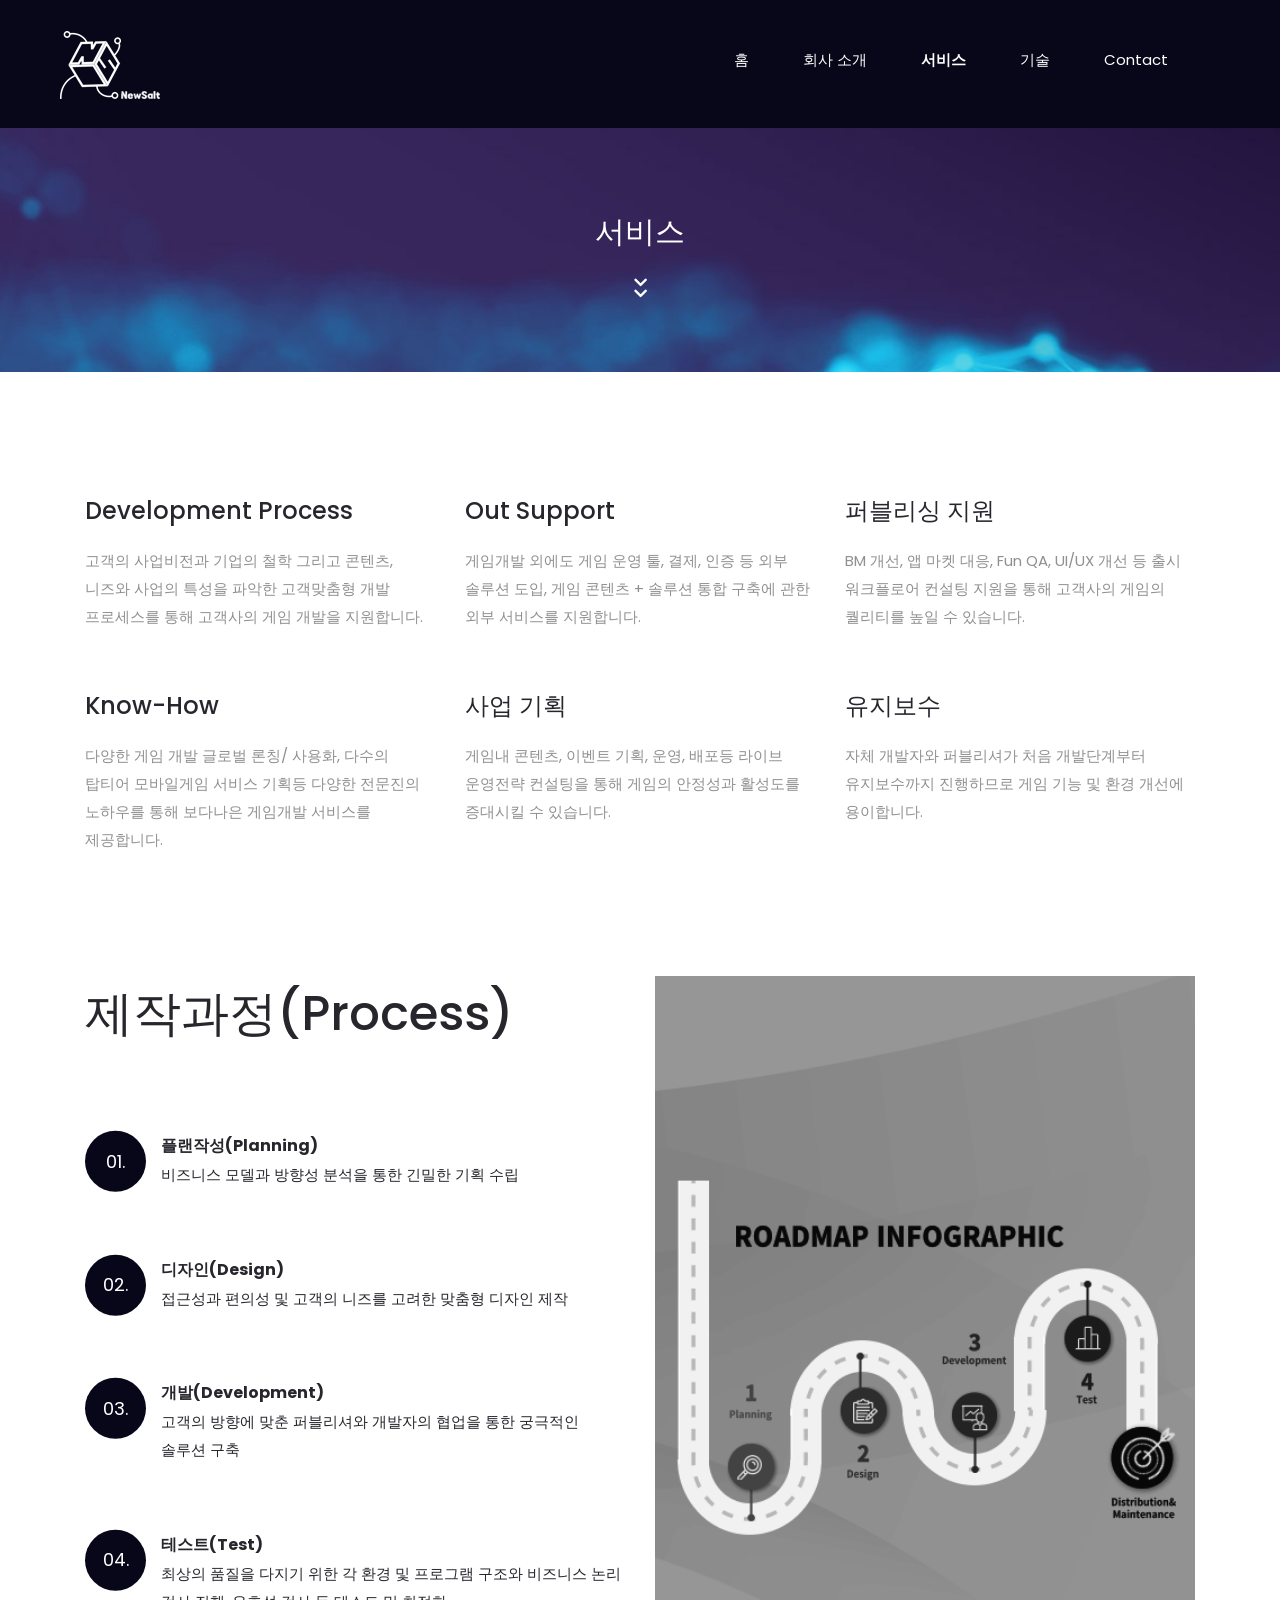
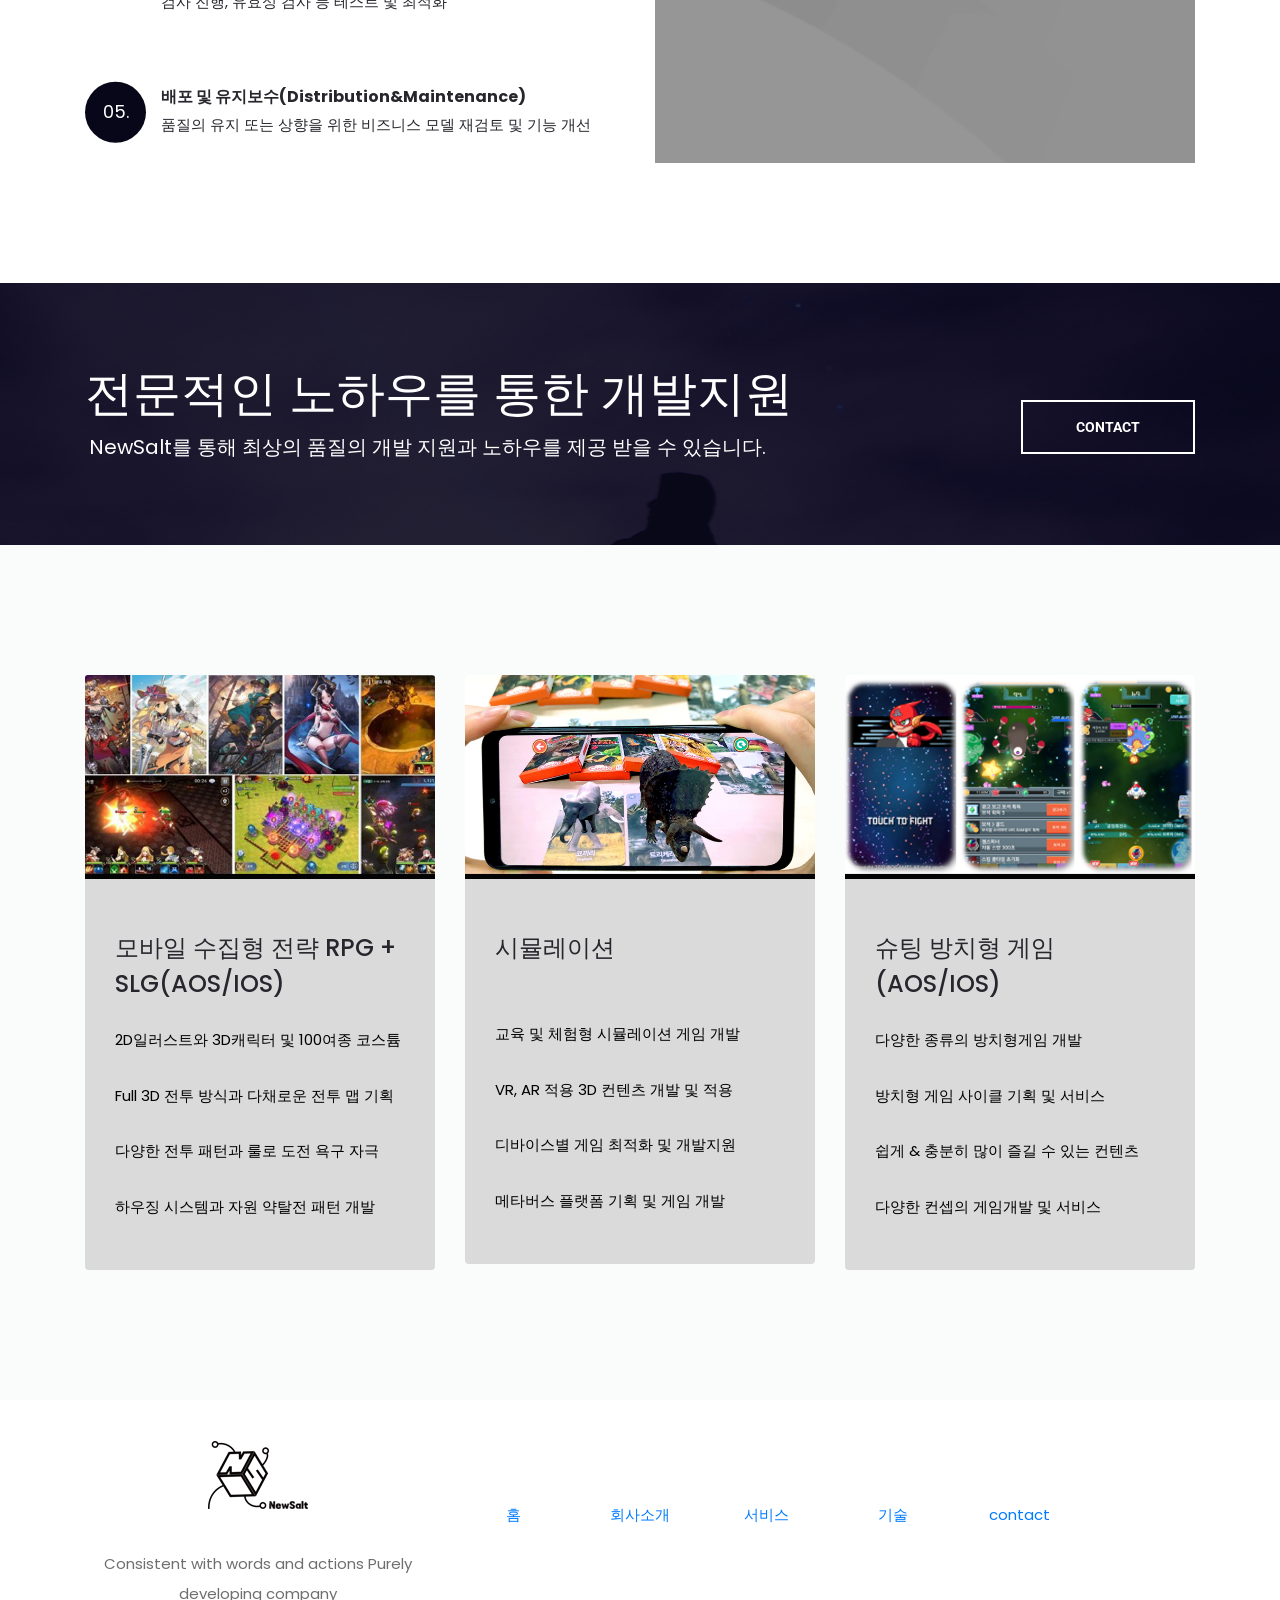
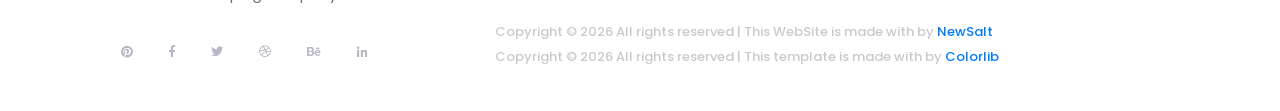
<file: services.html>
<!DOCTYPE html>
<html lang="en">

<head>
	<title>NewSalt</title>
	<link rel="shortcut icon" type="image/x-icon" href="images/favicon.ico" />
	<meta charset="utf-8" />
	<meta http-equiv="X-UA-Compatible" content="IE=edge" />
	<meta name="description" content="RanGO Project" />
	<meta name="viewport" content="width=device-width, initial-scale=1" />
	<link rel="stylesheet" type="text/css" href="styles/bootstrap4/bootstrap.min.css" />
	<link href="plugins/fontawesome-free-5.0.1/css/fontawesome-all.css" rel="stylesheet" type="text/css" />
	<link rel="stylesheet" type="text/css" href="plugins/OwlCarousel2-2.2.1/owl.carousel.css" />
	<link rel="stylesheet" type="text/css" href="plugins/OwlCarousel2-2.2.1/owl.theme.default.css" />
	<link rel="stylesheet" type="text/css" href="plugins/OwlCarousel2-2.2.1/animate.css" />
	<link rel="stylesheet" type="text/css" href="plugins/slick-1.8.0/slick.css" />
	<link rel="stylesheet" type="text/css" href="styles/services_styles.css" />
	<link rel="stylesheet" type="text/css" href="styles/services_responsive.css" />
</head>

<body>
	<div class="super_container">
		<!-- Header -->

		<header class="header d-flex flex-row justify-content-end align-items-center trans_200">
			<!-- Logo -->
			<div class="logo mr-auto">
				<a href="index.html"><img src="images/logo_newSalt_white.png" alt="" /></a>
			</div>

			<!-- Navigation -->
			<nav class="main_nav justify-self-end text-right">
				<ul>
					<li><a href="index.html">홈</a></li>
					<li><a href="about.html">회사 소개</a></li>
					<li class="active"><a href="#">서비스</a></li>
					<li><a href="portfolio.html">기술</a></li>
					<!--<li><a href="blog.html">기타</a></li>-->
					<li><a href="contact.html">Contact</a></li>
				</ul>

				<!-- Search -->
				<div class="search">
					<!--<div
                class="search_content d-flex flex-column align-items-center justify-content-center"
              >
                <div
                  class="search_button d-flex flex-column align-items-center justify-content-center"
                >
                  <svg
                    version="1.1"
                    id="Layer_1"
                    xmlns="http://www.w3.org/2000/svg"
                    xmlns:xlink="http://www.w3.org/1999/xlink"
                    x="0px"
                    y="0px"
                    width="18px"
                    height="18px"
                    viewBox="0 0 100 100"
                    enable-background="new 0 0 100 100"
                    xml:space="preserve"
                  >
                    <g>
                      <g>
                        <path
                          class="search_path"
                          fill="#FFFFFF"
                          d="M89.354,10.609c-14.144-14.146-37.157-14.146-51.301,0c-6.852,6.853-10.625,15.964-10.625,25.655
                      c0,8.829,3.132,17.174,8.87,23.771l-4.32,4.321l-4.402-4.403c-0.482-0.482-1.137-0.754-1.819-0.754s-1.337,0.271-1.819,0.754
                      L3.31,80.584c-2.148,2.147-3.331,5.004-3.331,8.042s1.183,5.895,3.331,8.042C5.457,98.817,8.313,100,11.35,100
                      c3.038,0,5.894-1.184,8.041-3.331l20.627-20.631c0.482-0.482,0.753-1.137,0.753-1.819s-0.271-1.337-0.753-1.819l-4.403-4.403
                      l4.322-4.322c6.795,5.902,15.28,8.855,23.766,8.855c9.289,0,18.579-3.537,25.65-10.61c6.852-6.853,10.625-15.963,10.625-25.654
                      C99.979,26.573,96.205,17.462,89.354,10.609z M15.753,93.029c-1.176,1.177-2.739,1.824-4.403,1.824
                      c-1.663,0-3.227-0.648-4.403-1.824c-1.176-1.176-1.823-2.74-1.823-4.403s0.647-3.228,1.824-4.403L18.458,72.71l8.805,8.807
                      L15.753,93.029z M30.902,77.878l-8.805-8.807l3.659-3.66l8.806,8.808L30.902,77.878z M85.715,58.28
                      c-12.137,12.14-31.886,12.14-44.023,0c-5.88-5.881-9.118-13.699-9.118-22.016c0-8.316,3.238-16.135,9.118-22.016
                      c6.069-6.069,14.041-9.104,22.012-9.104c7.972,0,15.943,3.035,22.013,9.104c5.88,5.881,9.117,13.699,9.117,22.016
                      S91.596,52.399,85.715,58.28z"
                        ></path>
                      </g>
                    </g>
                    <g>
                      <g>
                        <path
                          class="search_path"
                          fill="#FFFFFF"
                          d="M81.47,18.495c-9.797-9.798-25.736-9.798-35.533,0c-9.796,9.798-9.796,25.741,0,35.539
                      c4.898,4.898,11.333,7.349,17.766,7.349c6.435,0,12.868-2.45,17.767-7.349l0,0C91.266,44.235,91.266,28.293,81.47,18.495z
                       M77.831,50.395c-7.79,7.791-20.466,7.791-28.256,0c-7.79-7.792-7.79-20.469,0-28.261c3.896-3.896,9.011-5.843,14.128-5.843
                      c5.116,0,10.233,1.948,14.128,5.843C85.621,29.925,85.621,42.603,77.831,50.395z"
                        ></path>
                      </g>
                    </g>
                    <g>
                      <g>
                        <path
                          class="search_path"
                          fill="#FFFFFF"
                          d="M73.283,26.683c-5.282-5.283-13.877-5.283-19.16,0c-1.004,1.005-1.004,2.634,0,3.639
                      c1.005,1.005,2.634,1.005,3.639,0c3.276-3.276,8.607-3.276,11.884,0c0.502,0.503,1.16,0.754,1.818,0.754
                      c0.659,0,1.317-0.251,1.819-0.754C74.288,29.317,74.288,27.688,73.283,26.683z"
                        ></path>
                      </g>
                    </g>
                  </svg>
                </div>
  
                <form id="search_form" class="search_form bez_1">
                  <input type="search" class="search_input bez_1" />
                </form>
              </div>-->
				</div>
			</nav>

			<!-- Hamburger -->
			<div class="hamburger_container bez_1">
				<i class="fas fa-bars trans_200"></i>
			</div>
		</header>

		<!-- Menu -->

		<div class="menu_container">
			<div class="menu menu_mm text-right">
				<div class="menu_close">
					<i class="far fa-times-circle trans_200"></i>
				</div>
				<ul class="menu_mm">
					<li class="menu_mm"><a href="index.html">홈</a></li>
					<li class="menu_mm"><a href="about.html">회사소개</a></li>
					<li class="menu_mm active"><a href="services.html">서비스</a></li>
					<li class="menu_mm"><a href="portfolio.html">기술</a></li>
					<!--<li class="menu_mm"><a href="blog.html">기타</a></li>-->
					<li class="menu_mm"><a href="contact.html">Contact</a></li>
				</ul>
			</div>
		</div>

		<!-- Home -->

		<div class="home">
			<div class="home_background_container prlx_parent">
				<div class="home_background prlx" style="background-image: url(images/home_background.jpg)"></div>
			</div>

			<div class="home_title">
				<h2>서비스</h2>
				<div class="next_section_scroll">
					<div class="next_section nav_links" data-scroll-to=".service_boxes">
						<i class="fas fa-chevron-down trans_200"></i>
						<i class="fas fa-chevron-down trans_200"></i>
					</div>
				</div>
			</div>
		</div>

		<!-- Service Boxes -->

		<div class="service_boxes">
			<div class="container">
				<div class="row">
					<div class="col-lg-4 service_col">
						<!-- Service Item -->
						<div class="service_item">
							<h2><a href="#">Development Process</a></h2>
							<p>
								고객의 사업비전과 기업의 철학 그리고 콘텐츠, 니즈와 사업의
								특성을 파악한 고객맞춤형 개발 프로세스를 통해 고객사의 게임 개발을 지원합니다.
							</p>
						</div>

						<!-- Service Item -->
						<div class="service_item">
							<h2><a href="#">Know-How</a></h2>
							<p>
								다양한 게임 개발 글로벌 론칭/ 사용화,
								다수의 탑티어 모바일게임 서비스 기획등 다양한 전문진의 노하우를 통해
								보다나은 게임개발 서비스를 제공합니다.
							</p>
						</div>
					</div>

					<div class="col-lg-4 service_col">
						<!-- Service Item -->
						<div class="service_item">
							<h2><a href="#">Out Support</a></h2>
							<p>
								게임개발 외에도 게임 운영 툴, 결제, 인증 등
								외부 솔루션 도입, 게임 콘텐츠 + 솔루션 통합 구축에 관한 외부 서비스를 지원합니다.
							</p>
						</div>

						<!-- Service Item -->
						<div class="service_item">
							<h2><a href="#">사업 기획</a></h2>
							<p>
								게임내 콘텐츠, 이벤트 기획, 운영, 배포등 라이브 운영전략 컨설팅을 통해
								게임의 안정성과 활성도를 증대시킬 수 있습니다.
							</p>
						</div>
					</div>

					<div class="col-lg-4 service_col">
						<!-- Service Item -->
						<div class="service_item">
							<h2><a href="#">퍼블리싱 지원</a></h2>
							<p>
								BM 개선, 앱 마켓 대응, Fun QA, UI/UX 개선 등 출시 워크플로어 컨설팅 지원을 통해
								고객사의 게임의 퀄리티를 높일 수 있습니다.
							</p>
						</div>

						<!-- Service Item -->
						<div class="service_item">
							<h2><a href="#">유지보수</a></h2>
							<p>
								자체 개발자와 퍼블리셔가 처음 개발단계부터 유지보수까지
								진행하므로 게임 기능 및 환경 개선에 용이합니다.
							</p>
						</div>
					</div>
				</div>
			</div>
		</div>

		<!-- Device -->

		<div class="device">
			<div class="container">
				<div class="row">
					<div class="col-lg-6 order-lg-1 order-2">
						<div class="device_content">
							<h1>제작과정(Process)</h1>

							<ul class="device_items">
								<li class="device_item clearfix">
									<span>01.</span>
									<p class="process">
										<b class="process_title">플랜작성(Planning)</b><br />
										비즈니스 모델과 방향성 분석을 통한 긴밀한 기획 수립
									</p>
								</li>
								<li class="device_item clearfix">
									<span>02.</span>
									<p class="process">
										<b class="process_title">디자인(Design)</b><br />
										접근성과 편의성 및 고객의 니즈를 고려한 맞춤형 디자인 제작
									</p>
								</li>
								<li class="device_item clearfix">
									<span>03.</span>
									<p class="process">
										<b class="process_title">개발(Development)</b><br />
										고객의 방향에 맞춘 퍼블리셔와 개발자의 협업을 통한
										궁극적인 솔루션 구축
									</p>
								</li>
								<li class="device_item clearfix">
									<span>04.</span>
									<p class="process">
										<b class="process_title">테스트(Test)</b><br />
										최상의 품질을 다지기 위한 각 환경 및 프로그램 구조와
										비즈니스 논리 검사 진행, 유효성 검사 등 테스트 및 최적화
									</p>
								</li>
								<li class="device_item clearfix">
									<span>05.</span>
									<p class="process">
										<b class="process_title">배포 및
											유지보수(Distribution&Maintenance)</b><br />
										품질의 유지 또는 상향을 위한 비즈니스 모델 재검토 및 기능
										개선
									</p>
								</li>
							</ul>
						</div>
					</div>

					<div class="col-lg-6 order-lg-2 order-1">
						<div class="device_image">
							<div class="device_image_background"></div>
							<div class="device_image_container d-flex flex-column justify-content-end">
								<img src="images/images/roadmap.png" alt="" />
							</div>
						</div>
					</div>
				</div>
			</div>
		</div>

		<!-- Call to action 2 -->

		<div class="cta_2">
			<!-- image by: https://unsplash.com/@tentides -->
			<div class="cta_2_background" style="background-image: url(images/cta_2.png)"></div>
			<div class="container">
				<div class="row">
					<div class="col-lg-9">
						<div class="cta_2_content">
							<h1>전문적인 노하우를 통한 개발지원</h1>
							<span>NewSalt를 통해 최상의 품질의 개발 지원과 노하우를 제공 받을 수 있습니다.
							</span>
						</div>
					</div>

					<div class="col-lg-3">
						<div class="cta_2_button_container">
							<div class="button cta_2_button">
								<a href="contact.html">Contact</a>
							</div>
						</div>
					</div>
				</div>
			</div>
		</div>

		<!-- Image Boxes -->

		<div class="image_boxes" style="background-color: #fafbfb">
			<div class="container">
				<div class="row">
					<!-- Image Box -->
					<div class="col-lg-4 image_box_col">
						<div class="card trans_300">
							<img class="card-img-top" src="images/images/servicestab/tab_personal.png" alt="" />
							<div class="card-body">
								<h3 class="card-title">모바일 수집형 전략 RPG + SLG(AOS/IOS)</h3>
								<p class="card-text">
									2D일러스트와 3D캐릭터 및 100여종 코스튬
									<br />
									<br />
									Full 3D 전투 방식과 다채로운 전투 맵 기획
									<br />
									<br />
									다양한 전투 패턴과 룰로 도전 욕구 자극
									<br />
									<br />
									하우징 시스템과 자원 약탈전 패턴 개발
								</p>
							</div>
						</div>
					</div>

					<!-- Image Box -->
					<div class="col-lg-4 image_box_col">
						<div class="card trans_300">
							<img class="card-img-top" src="images/images/servicestab/tab_business.png" alt="" />
							<div class="card-body">
								<h3 class="card-title">시뮬레이션</h3>
								<br />
								<p class="card-text">
									교육 및 체험형 시뮬레이션 게임 개발
									<br />
									<br />
									VR, AR 적용 3D 컨텐츠 개발 및 적용
									<br />
									<br />
									디바이스별 게임 최적화 및 개발지원
									<br />
									<br />
									메타버스 플랫폼 기획 및 게임 개발
								</p>
							</div>
						</div>
					</div>

					<!-- Image Box -->
					<div class="col-lg-4 image_box_col">
						<div class="card trans_300">
							<img class="card-img-top" src="images/images/servicestab/tab_service.png"
								alt="https://unsplash.com/@anthonydelanoix" />
							<div class="card-body">
								<h3 class="card-title">슈팅 방치형 게임(AOS/IOS)</h3>
								<p class="card-text">
									다양한 종류의 방치형게임 개발
									<br />
									<br />
									방치형 게임 사이클 기획 및 서비스
									<br />
									<br />
									쉽게 & 충분히 많이 즐길 수 있는 컨텐츠
									<br />
									<br />
									다양한 컨셉의 게임개발 및 서비스
								</p>
							</div>
						</div>
					</div>
				</div>
			</div>
		</div>

		<!-- Newsletter -->

		<!--<div class="newsletter">
        <div class="container">
          <div class="row">
            <div class="col text-lg-center text-left">
              <div class="newsletter_content">
                <!-- Newsletter Title -->
		<!--<div class="newsletter_title">
                  <h1>Subscribe to our newsletter</h1>
                  <span
                    >Cursus, enim a ultrices venenatis, ante magna varius.</span
                  >
                </div>

                <!-- Newsletter Form -->
		<!--<div class="newsletter_form_container">
                  <form action="#">
                    <div class="input-group">
                      <input
                        type="email"
                        class="newsletter_email"
                        placeholder="Your e-mail address here"
                        required="required"
                        data-error="Valid email address is required."
                      />
                      <button
                        id="newsletter_form_submit"
                        type="submit"
                        class="button newsletter_submit_button trans_200"
                        value="Submit"
                      >
                        subscribe
                      </button>
                    </div>
                  </form>
                </div>
              </div>
            </div>
          </div>
        </div>
      </div>-->

		<!-- Footer -->

		<footer class="footer">
			<div class="container" style="text-align: center">
				<div class="row">
					<div class="col-lg-4" style="padding-left: 10px !important">
						<!-- Footer Intro -->
						<div class="footer_intro">
							<!-- Logo -->
							<div class="logo footer_logo" style="padding-left: 0px !important">
								<span><img src="images/logo_newSalt_black.png" alt="" /></span>
							</div>

							<span>Consistent with words and actions</span>
							<span>Purely developing company</span>

							<!-- Social -->
							<div class="footer_social">
								<ul>
									<li>
										<a href="#"><i class="fab fa-pinterest"></i></a>
									</li>
									<li>
										<a href="#"><i class="fab fa-facebook-f"></i></a>
									</li>
									<li>
										<a href="#"><i class="fab fa-twitter"></i></a>
									</li>
									<li>
										<a href="#"><i class="fab fa-dribbble"></i></a>
									</li>
									<li>
										<a href="#"><i class="fab fa-behance"></i></a>
									</li>
									<li>
										<a href="#"><i class="fab fa-linkedin-in"></i></a>
									</li>
								</ul>
							</div>
						</div>
					</div>

					<div class="col-lg-8">
						<div class="row footer_warp">
							<div class="col-lg-2 footer_text">
								<a href="index.html">홈</a>
							</div>
							<div class="col-lg-2 footer_text">
								<a href="about.html">회사소개</a>
							</div>
							<div class="col-lg-2 footer_text">
								<a href="services.html">서비스</a>
							</div>
							<div class="col-lg-2 footer_text">
								<a href="portfolio.html">기술</a>
							</div>
							<div class="col-lg-2 footer_text">
								<a href="contact.html">contact</a>
							</div>
						</div>
						<div class="row">&nbsp;</div>
						<div class="row">&nbsp;</div>
						<div class="row">&nbsp;</div>
						<div class="row">
							<div class="col-lg-12">
								<!-- Copyright -->
								<div class="footer_cr" style="
                      margin-top: -1px;
                      margin-left: 30px;
                      font-size: 13px;
                      text-align: left;
                    ">
									<!-- Link back to Colorlib can't be removed. Template is licensed under CC BY 3.0. -->
									Copyright &copy;
									<script>
										document.write(new Date().getFullYear());
									</script>
									All rights reserved | This WebSite is made with by
									<a href="" target="_blank">NewSalt</a>
									<!-- Link back to Colorlib can't be removed. Template is licensed under CC BY 3.0. -->
								</div>
							</div>
							<div class="col-lg-12">
								<!-- Copyright -->
								<div class="footer_cr" style="
                      margin-top: -1px;
                      margin-left: 30px;
                      font-size: 13px;
                      text-align: left;
                    ">
									<!-- Link back to Colorlib can't be removed. Template is licensed under CC BY 3.0. -->
									Copyright &copy;
									<script>
										document.write(new Date().getFullYear());
									</script>
									All rights reserved | This template is made with by
									<a href="https://colorlib.com" target="_blank">Colorlib</a>
									<!-- Link back to Colorlib can't be removed. Template is licensed under CC BY 3.0. -->
								</div>
							</div>
						</div>
					</div>
				</div>

				<div class="row">
					<div class="col">
						<!-- Copyright -->
						<div class="footer_cr_2">2021 All rights reserved</div>
					</div>
				</div>
			</div>
		</footer>
	</div>

	<script src="js/jquery-3.2.1.min.js"></script>
	<script src="styles/bootstrap4/popper.js"></script>
	<script src="styles/bootstrap4/bootstrap.min.js"></script>
	<script src="plugins/greensock/TweenMax.min.js"></script>
	<script src="plugins/greensock/TimelineMax.min.js"></script>
	<script src="plugins/scrollmagic/ScrollMagic.min.js"></script>
	<script src="plugins/greensock/animation.gsap.min.js"></script>
	<script src="plugins/greensock/ScrollToPlugin.min.js"></script>
	<script src="plugins/slick-1.8.0/slick.js"></script>
	<script src="plugins/OwlCarousel2-2.2.1/owl.carousel.js"></script>
	<script src="plugins/scrollTo/jquery.scrollTo.min.js"></script>
	<script src="plugins/easing/easing.js"></script>
	<script src="js/services_custom.js"></script>
</body>

</html>
</file>
<file: plugins/icon-font/styles.css>
@charset "UTF-8";

@font-face {
  font-family: "outlined-iconset";
  src:url("fonts/outlined-iconset.eot");
  src:url("fonts/outlined-iconset.eot?#iefix") format("embedded-opentype"),
    url("fonts/outlined-iconset.woff") format("woff"),
    url("fonts/outlined-iconset.ttf") format("truetype"),
    url("fonts/outlined-iconset.svg#outlined-iconset") format("svg");
  font-weight: normal;
  font-style: normal;

}

[data-icon]:before {
  font-family: "outlined-iconset" !important;
  content: attr(data-icon);
  font-style: normal !important;
  font-weight: normal !important;
  font-variant: normal !important;
  text-transform: none !important;
  speak: none;
  line-height: 1;
  -webkit-font-smoothing: antialiased;
  -moz-osx-font-smoothing: grayscale;
}

[class^="icon-"]:before,
[class*=" icon-"]:before {
  font-family: "outlined-iconset" !important;
  font-style: normal !important;
  font-weight: normal !important;
  font-variant: normal !important;
  text-transform: none !important;
  speak: none;
  line-height: 1;
  -webkit-font-smoothing: antialiased;
  -moz-osx-font-smoothing: grayscale;
}

.icon-boat:before {
  content: "\e000";
}
.icon-booknote:before {
  content: "\e001";
}
.icon-booknote-add:before {
  content: "\e002";
}
.icon-booknote-remove:before {
  content: "\e003";
}
.icon-camera-1:before {
  content: "\e004";
}
.icon-camera-2:before {
  content: "\e005";
}
.icon-cloud-check:before {
  content: "\e006";
}
.icon-cloud-delete:before {
  content: "\e007";
}
.icon-cloud-download:before {
  content: "\e008";
}
.icon-cloud-upload:before {
  content: "\e009";
}
.icon-cloudy:before {
  content: "\e00a";
}
.icon-cocktail:before {
  content: "\e00b";
}
.icon-coffee:before {
  content: "\e00c";
}
.icon-compass:before {
  content: "\e00d";
}
.icon-compress:before {
  content: "\e00e";
}
.icon-cutlery:before {
  content: "\e00f";
}
.icon-delete:before {
  content: "\e010";
}
.icon-delete-folder:before {
  content: "\e011";
}
.icon-dialogue-add:before {
  content: "\e012";
}
.icon-dialogue-delete:before {
  content: "\e013";
}
.icon-dialogue-happy:before {
  content: "\e014";
}
.icon-dialogue-sad:before {
  content: "\e015";
}
.icon-dialogue-text:before {
  content: "\e016";
}
.icon-dialogue-think:before {
  content: "\e017";
}
.icon-diamond:before {
  content: "\e018";
}
.icon-dish-fork:before {
  content: "\e019";
}
.icon-dish-spoon:before {
  content: "\e01a";
}
.icon-download:before {
  content: "\e01b";
}
.icon-download-folder:before {
  content: "\e01c";
}
.icon-expand:before {
  content: "\e01d";
}
.icon-eye:before {
  content: "\e01e";
}
.icon-fast-food:before {
  content: "\e01f";
}
.icon-flag:before {
  content: "\e020";
}
.icon-folder:before {
  content: "\e021";
}
.icon-geolocalizator:before {
  content: "\e022";
}
.icon-globe:before {
  content: "\e023";
}
.icon-graph:before {
  content: "\e024";
}
.icon-graph-descending:before {
  content: "\e025";
}
.icon-graph-rising:before {
  content: "\e026";
}
.icon-hammer:before {
  content: "\e027";
}
.icon-happy-drop:before {
  content: "\e028";
}
.icon-headphones:before {
  content: "\e029";
}
.icon-heart:before {
  content: "\e02a";
}
.icon-heart-broken:before {
  content: "\e02b";
}
.icon-home:before {
  content: "\e02c";
}
.icon-hourglass:before {
  content: "\e02d";
}
.icon-image:before {
  content: "\e02e";
}
.icon-key:before {
  content: "\e02f";
}
.icon-life-buoy:before {
  content: "\e030";
}
.icon-list:before {
  content: "\e031";
}
.icon-lock-closed:before {
  content: "\e032";
}
.icon-lock-open:before {
  content: "\e033";
}
.icon-loudspeaker:before {
  content: "\e034";
}
.icon-magnifier:before {
  content: "\e035";
}
.icon-magnifier-minus:before {
  content: "\e036";
}
.icon-magnifier-plus:before {
  content: "\e037";
}
.icon-mail:before {
  content: "\e038";
}
.icon-mail-open:before {
  content: "\e039";
}
.icon-map:before {
  content: "\e03a";
}
.icon-medical-case:before {
  content: "\e03b";
}
.icon-microphone-1:before {
  content: "\e03c";
}
.icon-microphone-2:before {
  content: "\e03d";
}
.icon-minus:before {
  content: "\e03e";
}
.icon-multiple-image:before {
  content: "\e03f";
}
.icon-music-back:before {
  content: "\e040";
}
.icon-music-backtoend:before {
  content: "\e041";
}
.icon-music-eject:before {
  content: "\e042";
}
.icon-music-forward:before {
  content: "\e043";
}
.icon-music-forwardtoend:before {
  content: "\e044";
}
.icon-music-pause:before {
  content: "\e045";
}
.icon-music-play:before {
  content: "\e046";
}
.icon-music-random:before {
  content: "\e047";
}
.icon-music-repeat:before {
  content: "\e048";
}
.icon-music-stop:before {
  content: "\e049";
}
.icon-musical-note:before {
  content: "\e04a";
}
.icon-musical-note-2:before {
  content: "\e04b";
}
.icon-old-video-cam:before {
  content: "\e04c";
}
.icon-paper-pen:before {
  content: "\e04d";
}
.icon-paper-pencil:before {
  content: "\e04e";
}
.icon-paper-sheet:before {
  content: "\e04f";
}
.icon-pen-pencil-ruler:before {
  content: "\e050";
}
.icon-pencil:before {
  content: "\e051";
}
.icon-pencil-ruler:before {
  content: "\e052";
}
.icon-plus:before {
  content: "\e053";
}
.icon-portable-pc:before {
  content: "\e054";
}
.icon-pricetag:before {
  content: "\e055";
}
.icon-printer:before {
  content: "\e056";
}
.icon-profile:before {
  content: "\e057";
}
.icon-profile-add:before {
  content: "\e058";
}
.icon-profile-remove:before {
  content: "\e059";
}
.icon-rainy:before {
  content: "\e05a";
}
.icon-rotate:before {
  content: "\e05b";
}
.icon-setting-1:before {
  content: "\e05c";
}
.icon-setting-2:before {
  content: "\e05d";
}
.icon-share:before {
  content: "\e05e";
}
.icon-shield-down:before {
  content: "\e05f";
}
.icon-shield-left:before {
  content: "\e060";
}
.icon-shield-right:before {
  content: "\e061";
}
.icon-shield-up:before {
  content: "\e062";
}
.icon-shopping-cart:before {
  content: "\e063";
}
.icon-shopping-cart-content:before {
  content: "\e064";
}
.icon-sinth:before {
  content: "\e065";
}
.icon-smartphone:before {
  content: "\e066";
}
.icon-spread:before {
  content: "\e067";
}
.icon-squares:before {
  content: "\e068";
}
.icon-stormy:before {
  content: "\e069";
}
.icon-sunny:before {
  content: "\e06a";
}
.icon-tablet:before {
  content: "\e06b";
}
.icon-three-stripes-horiz:before {
  content: "\e06c";
}
.icon-three-stripes-vert:before {
  content: "\e06d";
}
.icon-ticket:before {
  content: "\e06e";
}
.icon-todolist:before {
  content: "\e06f";
}
.icon-todolist-add:before {
  content: "\e070";
}
.icon-todolist-check:before {
  content: "\e071";
}
.icon-trash-bin:before {
  content: "\e072";
}
.icon-tshirt:before {
  content: "\e073";
}
.icon-tv-monitor:before {
  content: "\e074";
}
.icon-umbrella:before {
  content: "\e075";
}
.icon-upload:before {
  content: "\e076";
}
.icon-upload-folder:before {
  content: "\e077";
}
.icon-variable:before {
  content: "\e078";
}
.icon-video-cam:before {
  content: "\e079";
}
.icon-volume-higher:before {
  content: "\e07a";
}
.icon-volume-lower:before {
  content: "\e07b";
}
.icon-volume-off:before {
  content: "\e07c";
}
.icon-watch:before {
  content: "\e07d";
}
.icon-waterfall:before {
  content: "\e07e";
}
.icon-website-1:before {
  content: "\e07f";
}
.icon-website-2:before {
  content: "\e080";
}
.icon-wine:before {
  content: "\e081";
}
.icon-calendar:before {
  content: "\e082";
}
.icon-alarm-clock:before {
  content: "\e083";
}
.icon-add-folder:before {
  content: "\e084";
}
.icon-accelerator:before {
  content: "\e085";
}
.icon-agenda:before {
  content: "\e086";
}
.icon-arrow-left:before {
  content: "\e087";
}
.icon-arrow-down:before {
  content: "\e088";
}
.icon-battery-1:before {
  content: "\e089";
}
.icon-case:before {
  content: "\e08a";
}
.icon-arrow-up:before {
  content: "\e08b";
}
.icon-arrow-right:before {
  content: "\e08c";
}
.icon-case-2:before {
  content: "\e08d";
}
.icon-cd:before {
  content: "\e08e";
}
.icon-battery-2:before {
  content: "\e08f";
}
.icon-battery-3:before {
  content: "\e090";
}
.icon-check:before {
  content: "\e091";
}
.icon-battery-4:before {
  content: "\e092";
}
.icon-chronometer:before {
  content: "\e093";
}
.icon-clock:before {
  content: "\e094";
}
.icon-blackboard-graph:before {
  content: "\e095";
}
</file>
<file: styles/main_styles.css>
@charset "utf-8";
/* CSS Document */

/******************************

COLOR PALETTE




[Table of Contents]

1. Fonts
2. Body and some general stuff
3. Home
	3.1 Header
		3.1.1 Logo
		3.1.2 Main Navigation
		3.1.3 Search
		3.1.4 Hamburger
	3.2 Hero Slider
	3.3 Next Section Scroll
4. Menu
5. Icon Boxes
6. Vertical Slider Section
7. Services
	7.1 Services Slider
8. Features
9. Call to action
10. Text Line
11. Newsletter
12. Footer


******************************/

/***********
1. Fonts
***********/

@import url("https://fonts.googleapis.com/css?family=Poppins:300,400,500,600,700,800,900|Roboto:300,400,500,700,900");

/*********************************
2. Body and some general stuff
*********************************/

* {
  margin: 0;
  padding: 0;
  -webkit-font-smoothing: antialiased;
  -webkit-text-shadow: rgba(0, 0, 0, 0.01) 0 0 1px;
  text-shadow: rgba(0, 0, 0, 0.01) 0 0 1px;
}
body {
  font-family: "Poppins", sans-serif;
  font-size: 15px;
  line-height: 2;
  font-weight: 400;
  background: #ffffff;
  color: #6e6e6e;
}
div {
  display: block;
  position: relative;
  -webkit-box-sizing: border-box;
  -moz-box-sizing: border-box;
  box-sizing: border-box;
}
ul {
  list-style: none;
  margin-bottom: 0px;
}
p {
  font-family: "Poppins", sans-serif;
  font-size: 15px;
  line-height: 1.86;
  font-weight: 400;
  color: #909090;
  -webkit-font-smoothing: antialiased;
  -webkit-text-shadow: rgba(0, 0, 0, 0.01) 0 0 1px;
  text-shadow: rgba(0, 0, 0, 0.01) 0 0 1px;
}
p a {
  display: inline;
  position: relative;
  color: inherit;
  border-bottom: solid 1px #ffa07f;
  -webkit-transition: all 200ms ease;
  -moz-transition: all 200ms ease;
  -ms-transition: all 200ms ease;
  -o-transition: all 200ms ease;
  transition: all 200ms ease;
}
a,
a:hover,
a:visited,
a:active,
a:link {
  text-decoration: none;
  -webkit-font-smoothing: antialiased;
  -webkit-text-shadow: rgba(0, 0, 0, 0.01) 0 0 1px;
  text-shadow: rgba(0, 0, 0, 0.01) 0 0 1px;
}
p a:active {
  position: relative;
  color: #ff6347;
}
p a:hover {
  color: #ffffff;
  background: #ffa07f;
}
p a:hover::after {
  opacity: 0.2;
}
::selection {
  background: #ffd9bf;
  color: #ff6b09;
}
p::selection {
  background: #ffd9bf;
}
h1 {
  font-size: 48px;
}
h2 {
  font-size: 24px;
}
h3 {
  font-size: 18px;
}
h4 {
  font-size: 14px;
}
h5 {
  font-size: 11px;
}
h1,
h2,
h3,
h4,
h5,
h6 {
  color: #28262d;
  -webkit-font-smoothing: antialiased;
  -webkit-text-shadow: rgba(0, 0, 0, 0.01) 0 0 1px;
  text-shadow: rgba(0, 0, 0, 0.01) 0 0 1px;
}
h1::selection,
h2::selection,
h3::selection,
h4::selection,
h5::selection,
h6::selection {
}
::-webkit-input-placeholder {
  font-size: 14px !important;
  font-style: italic !important;
  font-weight: 400 !important;
  color: #9988ba !important;
}
:-moz-placeholder /* older Firefox*/ {
  font-size: 14px !important;
  font-style: italic !important;
  font-weight: 400 !important;
  color: #9988ba !important;
}
::-moz-placeholder /* Firefox 19+ */ {
  font-size: 14px !important;
  font-style: italic !important;
  font-weight: 400 !important;
  color: #9988ba !important;
}
:-ms-input-placeholder {
  font-size: 14px !important;
  font-style: italic !important;
  font-weight: 400 !important;
  color: #9988ba !important;
}
::input-placeholder {
  font-size: 14px !important;
  font-style: italic !important;
  font-weight: 400 !important;
  color: #9988ba !important;
}
.form-control {
  color: #db5246;
}
section {
  display: block;
  position: relative;
  box-sizing: border-box;
}
.clear {
  clear: both;
}
.clearfix::before,
.clearfix::after {
  content: "";
  display: table;
}
.clearfix::after {
  clear: both;
}
.clearfix {
  zoom: 1;
}
.float_left {
  float: left;
}
.float_right {
  float: right;
}
.trans_200 {
  -webkit-transition: all 200ms ease;
  -moz-transition: all 200ms ease;
  -ms-transition: all 200ms ease;
  -o-transition: all 200ms ease;
  transition: all 200ms ease;
}
.trans_300 {
  -webkit-transition: all 300ms ease;
  -moz-transition: all 300ms ease;
  -ms-transition: all 300ms ease;
  -o-transition: all 300ms ease;
  transition: all 300ms ease;
}
.trans_400 {
  -webkit-transition: all 400ms ease;
  -moz-transition: all 400ms ease;
  -ms-transition: all 400ms ease;
  -o-transition: all 400ms ease;
  transition: all 400ms ease;
}
.trans_500 {
  -webkit-transition: all 500ms ease;
  -moz-transition: all 500ms ease;
  -ms-transition: all 500ms ease;
  -o-transition: all 500ms ease;
  transition: all 500ms ease;
}
.bez_1 {
  -webkit-transition: all 0.3s cubic-bezier(0.7, 0, 0.3, 1);
  -moz-transition: all 0.3s cubic-bezier(0.7, 0, 0.3, 1);
  -ms-transition: all 0.3s cubic-bezier(0.7, 0, 0.3, 1);
  -o-transition: all 0.3s cubic-bezier(0.7, 0, 0.3, 1);
  transition: all 0.3s cubic-bezier(0.7, 0, 0.3, 1);
}
.fill_height {
  height: 100%;
}
.super_container {
  width: 100%;
  overflow: hidden;
}
.button {
  display: inline-block;
  height: 54px;
  width: 174px;
  text-align: center;
  border: solid 2px #452b78;
  background: transparent;
}
.button a {
  display: block;
  font-family: "Roboto", sans-serif;
  font-size: 14px;
  font-weight: 700;
  line-height: 50px;
  text-transform: uppercase;
  color: #452b78;
}
.prlx_parent {
  overflow: hidden;
}
.prlx {
  height: 130% !important;
}

/*********************************
3. Home
*********************************/

.home {
  width: 100%;
  height: 100vh;
}
.home_background_container {
  position: absolute;
  top: 0;
  left: 0;
  width: 100%;
  height: 100%;
}
.home_background {
  width: 100%;
  height: 100%;
  background-repeat: no-repeat;
  background-size: cover;
  background-position: center center;
}

/*********************************
3.1 Header
*********************************/

.header {
  position: fixed;
  top: 0;
  left: 0;
  width: 100%;
  height: 128px;
  background: #070719 !important;
  z-index: 10;
}
.header.scrolled {
  height: 80px;
  background: #070719 !important;
}

/*********************************
3.1.1 Logo
*********************************/

.logo {
  padding-left: 57px;
  flex-basis: 50%;
}
.logo a {
  font-size: 36px;
  font-weight: 500;
  color: #fefefe;
  letter-spacing: 0.1em;
  line-height: 128px;
}
.logo a span {
  font-weight: 800;
  color: #ff6b09;
  text-transform: uppercase;
}

/*********************************
3.1.2 Main Navigation
*********************************/

.main_nav {
  flex-basis: 200%;
}
.main_nav ul {
  display: inline-block;
  margin-right: 100px;
  -webkit-transform: translateY(-4px);
  -moz-transform: translateY(-4px);
  -ms-transform: translateY(-4px);
  -o-transform: translateY(-4px);
  transform: translateY(-4px);
}
.main_nav ul li {
  display: inline-block;
  margin-right: 65px;
}
.main_nav ul li:last-child {
  margin-right: 0px;
}
.main_nav ul li a {
  display: block;
  font-size: 15px;
  font-weight: 400;
  line-height: 40.51px;
  color: #ffffff;
}
.main_nav ul li.active a {
  font-weight: 700;
}

/*********************************
3.1.3 Search
*********************************/

.search {
  display: inline-block;
  margin-right: 49px;
  width: 237px;
  height: 100%;
}
.search_content {
  width: 100%;
  height: 100%;
}
.search_button {
  width: 40px;
  height: 40px;
  background: transparent;
  cursor: pointer;
}
.search_button:active {
  background: #301b54;
}
.search_form {
  position: absolute;
  right: 0;
  top: 90px;
  width: 237px;
  height: 40px;
  visibility: hidden;
  opacity: 0;
}
.search_form.active {
  top: 75px;
  visibility: visible;
  opacity: 1;
}
.search_input {
  width: 100%;
  height: 100%;
  background: #ffffff;
  color: #1b0b32;
  padding-left: 20px;
  outline: none !important;
  border: none !important;
  box-shadow: 0px 8px 20px rgba(0, 0, 0, 0.15);
}

/*********************************
3.1.4 Hamburger
*********************************/

.hamburger_container {
  display: none;
  cursor: pointer;
  margin-right: 40px;
  flex-basis: 40px;
  text-align: right;
}
.hamburger_container i {
  font-size: 24px;
  padding: 10px;
  color: #ffffff;
}
.hamburger_container:hover i {
  color: #ff6b09;
}

/*********************************
3.2 Hero Slider
*********************************/

.hero_slider_container {
  width: 100%;
  height: 100%;
  z-index: 9;
}
.hero_slider {
  width: 100%;
  height: 100%;
}
.hero_slider_item {
  height: 100%;
}
.item_1 span {
  font-size: 24px;
  line-height: 1.5;
  font-weight: 500;
  color: #ffffff;
}
.item_1 span:first-child {
  font-size: 24px;
  margin-bottom: 22px;
}
.item_1 span:nth-child(2) {
  margin-bottom: 11px;
}
.item_1 span:nth-child(3) {
  font-size: 236px;
  font-weight: 800;
  line-height: 1;
  letter-spacing: 0.1em;
  margin-bottom: 14px;
  margin-right: -0.1em;
}
.item_1 span:nth-child(4) {
  font-size: 24px;
}
.hero_slider_nav {
  position: absolute;
  top: 50%;
  width: 50px;
  height: 50px;
  -webkit-transform: translateY(-50%);
  -moz-transform: translateY(-50%);
  -ms-transform: translateY(-50%);
  -o-transform: translateY(-50%);
  transform: translateY(-50%);
  z-index: 10;
}
.hero_slider_nav_left {
  left: 50px;
}
.hero_slider_nav_right {
  display: none;
  right: 50px;
}
.hero_slider_nav div {
  width: 100%;
  height: 100%;
  border-radius: 50%;
  background: transparent;
  cursor: pointer;
}
.hero_slider_nav div::before {
  display: block;
  position: absolute;
  top: 0;
  left: 0;
  width: 100%;
  height: 100%;
  content: "";
  background: #ff6b09;
  border-radius: 50%;
  transform: scale(0);
  opacity: 0;
  z-index: -1;
  -webkit-transition: all 200ms ease;
  -moz-transition: all 200ms ease;
  -ms-transition: all 200ms ease;
  -o-transition: all 200ms ease;
  transition: all 200ms ease;
}
.hero_slider_nav div i {
  font-size: 18px;
  color: #a2baff;
}
.hero_slider_nav div:hover::before {
  opacity: 1;
  transform: scale(1);
}
.hero_slider_nav div:hover i {
  color: #251343;
}
.hero_side_text_container {
  position: absolute;
  top: 0;
  right: 285px;
  width: 865px;
  height: 236px;
  background: #120A2A;
  z-index: 9;
  transform-origin: top right;
  -webkit-transform: rotate(-90deg);
  -moz-transform: rotate(-90deg);
  -ms-transform: rotate(-90deg);
  -o-transform: rotate(-90deg);
  transform: rotate(-90deg);
}
.hero_side_text {
  width: 80.5%;
  height: 100%;
  padding-right: 170px;
  padding-top: 51px;
  float: left;
}
.hero_side_text h2 {
  display: block;
  font-size: 30px;
  font-weight: 300;
  color: #b2dfdb;
}
.hero_side_text p {
  display: block;
  font-size: 16px;
  font-weight: 300;
  line-height: 2.25;
  color: #ffffff;
}
.double_arrow_container {
  width: 19.5%;
  height: 100%;
  float: left;
}
.double_arrow {
  padding: 5px;
  -webkit-transform: translateY(-5px);
  -moz-transform: translateY(-5px);
  -ms-transform: translateY(-5px);
  -o-transform: translateY(-5px);
  transform: translateY(-5px);
  cursor: pointer;
}
.double_arrow i {
  color: #ffffff;
}
.double_arrow i:first-child {
  margin-right: -3px;
}
.double_arrow:hover i {
  color: #ff6b09;
}

/*********************************
3.3 Next Section Scroll
*********************************/

.next_section_scroll {
  display: none;
  position: absolute;
  left: 50%;
  bottom: 40px;
  -webkit-transform: translateX(-50%);
  -moz-transform: translateX(-50%);
  -ms-transform: translateX(-50%);
  -o-transform: translateX(-50%);
  transform: translateX(-50%);
  cursor: pointer;
  z-index: 9;
  padding: 10px;
}
.next_section i {
  display: block;
  color: #ffffff;
}
.next_section i:first-child {
  margin-bottom: -4px;
}
.next_section_scroll:hover i {
  color: #ff6b09;
}

/*********************************
4. Menu
*********************************/

.menu_container {
  position: fixed;
  top: 0;
  right: -400px;
  width: 400px;
  height: 100vh;
  background: #ffffff;
  z-index: 11;
  opacity: 0;
  -webkit-transition: all 0.3s cubic-bezier(0.7, 0, 0.3, 1);
  -moz-transition: all 0.3s cubic-bezier(0.7, 0, 0.3, 1);
  -ms-transition: all 0.3s cubic-bezier(0.7, 0, 0.3, 1);
  -o-transition: all 0.3s cubic-bezier(0.7, 0, 0.3, 1);
  transition: all 0.3s cubic-bezier(0.7, 0, 0.3, 1);
}
.menu_container.active {
  right: 0;
  opacity: 1;
}
.menu {
  width: 100%;
  height: 100%;
}
.menu_close {
  position: absolute;
  top: 50px;
  right: 30px;
  cursor: pointer;
}
.menu_close i {
  font-size: 28px;
}
.menu_close:hover i {
  color: #ff6b09;
}
.menu ul {
  padding-top: 115px;
  padding-right: 50px;
}
.menu ul li {
  position: relative;
}
.menu ul li::after {
  display: block;
  position: absolute;
  top: 50%;
  -webkit-transform: translateY(-50%);
  -moz-transform: translateY(-50%);
  -ms-transform: translateY(-50%);
  -o-transform: translateY(-50%);
  transform: translateY(-50%);
  right: -10px;
  width: 5px;
  height: 5px;
  border-radius: 50%;
  background: #ff6b09;
  content: "";
}
.menu ul li.active a {
  font-weight: 700;
}
.menu ul li a {
  color: #000;
  -webkit-transition: all 200ms ease;
  -moz-transition: all 200ms ease;
  -ms-transition: all 200ms ease;
  -o-transition: all 200ms ease;
  transition: all 200ms ease;
}
.menu ul li a:hover {
  color: #ff6b09;
}

/*********************************
5. Icon Boxes
*********************************/

.icon_boxes {
  width: 100%;
  padding-top: 123px;
  padding-bottom: 129px;
}
.icon_box_title {
  padding-right: 50px;
}
.icon_box_title h1 {
  line-height: 1.25;
}
.icon_box_button {
  margin-top: 40px;
}
.icon_box_button:hover {
  background: #452b78;
}
.icon_box_button:hover a {
  color: #ffffff;
}
.icon_box_col {
  padding-top: 21px;
}
.icon_box_item {
  margin-bottom: 63px;
}
.icon_box_item:last-child {
  margin-bottom: 0px;
}
.icon_box_item h2 {
  margin-bottom: 21px;
}
.icon_box_item p {
  margin-bottom: 0px;
}

/*********************************
6. Vertical Slider Section
*********************************/

.v_slider_section {
  height: 625px;
  padding-bottom: 65px;
}
.v_slider_section_image {
}
.v_slider_image {
  position: absolute;
  top: 50%;
  -webkit-transform: translateY(-50%);
  -moz-transform: translateY(-50%);
  -ms-transform: translateY(-50%);
  -o-transform: translateY(-50%);
  transform: translateY(-50%);
  right: 0;
  box-shadow: 0px 45px 59px rgba(24, 29, 33, 0.23);
}
.v_slider_content {
}
.v_slider_container {
}
.v_slider {
}
.v_slider_item {
  border: none !important;
}
.v_slider_item:focus {
  outline: none !important;
  border: none !important;
}
.v_slider_item h1 {
  line-height: 52px;
}
.v_slider_item h1:last-of-type {
  margin-bottom: 81px;
}
.person {
  margin-top: 67px;
}
.person_image {
  width: 44px;
  height: 44px;
}
.person_image img {
  width: 100%;
}
.person_meta {
  padding-left: 28px;
}
.person_name {
  font-size: 15px;
  color: #28262d;
  margin-top: -5px;
  margin-bottom: -6px;
}
.person_title {
  font-size: 13px;
  color: #909090;
}
.v_slider .slick-dots {
  position: absolute;
  top: 50%;
  right: -145px;
  -webkit-transform: translateY(-50%);
  -moz-transform: translateY(-50%);
  -ms-transform: translateY(-50%);
  -o-transform: translateY(-50%);
  transform: translateY(-50%);
  display: -webkit-box;
  display: -moz-box;
  display: -ms-flexbox;
  display: -webkit-flex;
  display: flex;
  flex-direction: column;
  justify-content: space-around;
  align-items: center;
}
.v_slider .slick-dots {
  width: 18px;
}
.v_slider .slick-dots li {
  display: -webkit-box;
  display: -moz-box;
  display: -ms-flexbox;
  display: -webkit-flex;
  display: flex;
  flex-direction: column;
  justify-content: space-around;
  align-items: center;
  height: 35px;
}
.v_slider .slick-dots li.slick-active {
}
.v_slider .slick-dots li button {
  width: 10px;
  height: 10px;
  border-radius: 50%;
  border: none;
  text-indent: -9999px;
  cursor: pointer;
  background: #b2dfdb;
  -webkit-transition: all 200ms ease;
  -moz-transition: all 200ms ease;
  -ms-transition: all 200ms ease;
  -o-transition: all 200ms ease;
  transition: all 200ms ease;
}
.v_slider .slick-dots li button:focus,
.v_slider .slick-dots li button:active {
  outline: none !important;
  border: none !important;
}
.v_slider .slick-dots li.slick-active button {
  width: 18px;
  height: 18px;
  background: #24a69aeb;
}

/*********************************
7. Services
*********************************/

.services {
  width: 100%;
  padding-top: 130px;
  padding-bottom: 184px;
}
.section_title h1 {
  font-weight: 500;
}
.section_title span {
  display: block;
  font-size: 18px;
  font-weight: 500;
  color: #004d40;
  margin-top: 29px;
}

/*********************************
7.1 Services Slider
*********************************/

.h_slider_container {
  width: 100%;
}
.services_slider_container {
  margin-top: 106px;
  width: 100%;
  height: 663px;
  -webkit-transform-style: preserve-3d;
  -moz-transform-style: preserve-3d;
  transform-style: preserve-3d;
}
.service_slider_outer {
  position: relative;
  top: 0;
  left: 50%;
  -webkit-transform: translateX(-50%);
  -moz-transform: translateX(-50%);
  -ms-transform: translateX(-50%);
  -o-transform: translateX(-50%);
  transform: translateX(-50%);
  width: 1920px;
  height: 663px;
}
.services_slider {
  height: 663px;
}
.services_slider .owl-stage-outer {
  padding-top: 20px;
  padding-bottom: 60px;
}
.services_slider .owl-stage {
  right: 50px;
}
.services_slider .owl-item {
  display: -webkit-box;
  display: -moz-box;
  display: -ms-flexbox;
  display: -webkit-flex;
  display: flex;
  flex-direction: column;
  justify-content: center;
  align-items: center;
}
.services_slider .owl-item.center {
  margin-left: 48px !important;
  margin-right: 115px !important;
}
.services_slider .owl-item.center .services_item_inner {
  background: #120A2A;
}

.services_item {
  display: -webkit-box;
  display: -moz-box;
  display: -ms-flexbox;
  display: -webkit-flex;
  display: flex;
  flex-direction: column;
  justify-content: center;
  align-items: center;
  background: #ffffff;
}
.services_item_inner {
  display: -webkit-box;
  display: -moz-box;
  display: -ms-flexbox;
  display: -webkit-flex;
  display: flex;
  flex-direction: column;
  justify-content: center;
  align-items: center;
  height: 475px;
  max-width: 100%;
  box-shadow: 0px 30px 59px rgba(24, 29, 33, 0.23);
  padding-left: 75px;
  padding-right: 60px;
  -webkit-transition: all 600ms ease;
  -moz-transition: all 600ms ease;
  -ms-transition: all 600ms ease;
  -o-transition: all 600ms ease;
  transition: all 600ms ease;
}
.services_slider .owl-item.active.center .services_item_inner {
  height: 663px;
}
.service_item_content {
  max-width: 100%;
}
.services_item_inner h2 {
  font-weight: 400;
  margin-bottom: 22px;
  -webkit-transition: all 600ms ease;
  -moz-transition: all 600ms ease;
  -ms-transition: all 600ms ease;
  -o-transition: all 600ms ease;
  transition: all 600ms ease;
}
.services_item_inner p {
  line-height: 1.866;
  margin-bottom: 0px;
  -webkit-transition: all 600ms ease;
  -moz-transition: all 600ms ease;
  -ms-transition: all 600ms ease;
  -o-transition: all 600ms ease;
  transition: all 600ms ease;
}
.service_item_button {
  position: absolute;
  bottom: -94px;
  left: 0;
  border-color: #ffffff;
  color: #ffffff;
  visibility: hidden;
  opacity: 0;
  -webkit-transition: all 600ms ease;
  -moz-transition: all 600ms ease;
  -ms-transition: all 600ms ease;
  -o-transition: all 600ms ease;
  transition: all 600ms ease;
}
.service_item_button a {
  color: #ffffff;
}
.service_item_button:hover {
  background: #ffffff;
}
.service_item_button:hover a {
  color: #452b78;
}
.services_slider .owl-item.center .services_item .services_item_inner h2 {
  color: #ffffff;
}
.services_slider .owl-item.center .services_item .services_item_inner p {
  color: #ffffff;
}
.services_slider
  .owl-item.center
  .services_item
  .services_item_inner
  .service_item_button {
  visibility: visible;
  opacity: 1;
}
.service_item_icon {
  position: absolute;
  top: -70px;
  left: 0;
  width: 42px;
  height: 42px;
  -webkit-transition: all 600ms ease;
  -moz-transition: all 600ms ease;
  -ms-transition: all 600ms ease;
  -o-transition: all 600ms ease;
  transition: all 600ms ease;
}
.service_item_icon .icon {
  font-size: 40px;
  line-height: 1;
  color: #004d40;
}
.services_slider
  .owl-item.active.center
  .services_item_inner
  .service_item_icon
  .icon {
  font-size: 50px;
  color: #b2dfdb;
}
.services_slider
  .owl-item.center
  .services_item
  .services_item_inner
  .service_item_icon {
  top: -102px;
}
.services_slider .owl-dots {
  margin-top: 15px !important;
  display: -webkit-box;
  display: -moz-box;
  display: -ms-flexbox;
  display: -webkit-flex;
  display: flex;
  flex-direction: row;
  justify-content: center;
  align-items: center;
}
.services_slider.owl-theme .owl-dots .owl-dot span {
  width: 11px !important;
  height: 11px !important;
  background: #b2dfdb;
}
.services_slider.owl-theme .owl-dots .owl-dot.active span {
  width: 18px !important;
  height: 18px !important;
  background: #24a69aeb;
}
.services_slider_nav {
  display: -webkit-box;
  display: -moz-box;
  display: -ms-flexbox;
  display: -webkit-flex;
  display: flex;
  flex-direction: column;
  justify-content: center;
  align-items: center;
  position: absolute;
  top: calc((100% - 80px) / 2);
  width: 40px;
  height: 40px;
  border-radius: 50%;
  z-index: 10;
  cursor: pointer;
}
.services_slider_nav_left {
  left: calc(50% - 255px);
}
.services_slider_nav_right {
  right: calc(50% - 255px);
}
.services_slider_nav i {
  font-size: 20px;
  color: #b2dfdb;
}
.services_slider_nav:hover i {
  color: #24a69aeb;
}

/*********************************
8. Features
*********************************/

.features {
  padding-top: 120px;
  padding-bottom: 130px;
  background: #fafbfb;
}
.features_row {
  margin-top: 35px;
}
.features_col {
  padding-top: 69px;
  padding-bottom: 69px;
}
.features_item {
  margin-bottom: 60px;
}
.features_col > div:last-of-type {
  margin-bottom: 0px;
}
.features_button {
  margin-top: 20px;
}
.features_button:hover,
.features_button_2:hover {
  background: #452b78;
}
.features_button:hover a,
.features_button_2:hover a {
  color: #ffffff;
}
.features_button_2 {
  display: none;
}

/*********************************
9. Call to action
*********************************/

.cta {
  width: 100%;
  background: #b0d5db;
}
.cta_background {
  position: absolute;
  top: 0;
  left: 0;
  width: 100%;
  height: 100%;
  background-repeat: no-repeat;
  background-size: cover;
  background-position: center center;
}
.cta_content {
  padding-top: 116px;
  padding-bottom: 101px;
}
.cta_content h1 {
  color: #ffffff;
  margin-bottom: 25px;
}
.cta_content p {
  font-size: 16px;
  font-weight: 500;
  line-height: 1.875;
  color: #ffffff;
  margin-bottom: 0px;
}
.cta_image {
  position: absolute;
  top: 0;
  left: 0;
  height: 100%;
}
.cta_image img {
  width: 776px;
  height: auto;
}

/*********************************
10. Text Line
*********************************/

.text_line {
  width: 100%;
  background: #ffffff;
}
.text_line_image {
  position: absolute;
  bottom: 49px;
  right: 0;
}
.text_line_image img {
  max-width: 100%;
  height: auto;
}
.text_line_content {
  padding-top: 127px;
  padding-bottom: 118px;
}
.text_line_content h1 {
  margin-bottom: 40px;
}
.text_line_content p {
  margin-bottom: 41px;
}
.text_line_button:hover {
  background: #452b78;
}
.text_line_button:hover a {
  color: #ffffff;
}

/*********************************
11. Newsletter
*********************************/

.newsletter {
  width: 100%;
  background: #1b0d37;
}
.newsletter_content {
  padding-top: 110px;
  padding-bottom: 141px;
}
.newsletter_title {
}
.newsletter_title h1 {
  color: #ffffff;
  margin-bottom: 13px;
}
.newsletter_title span {
  font-size: 16px;
  font-weight: 500;
  color: #ffffff;
}
.newsletter_form_container {
  text-align: left;
  margin-top: 77px;
}
.newsletter_email {
  height: 53px;
  background: #452b78;
  border: none;
  padding-left: 30px;
  width: calc(100% - 174px - 26px);
  margin-right: 22px;
  color: #ffffff;
}
.newsletter_email:focus {
  outline: none;
  border: none;
}
.newsletter_submit_button {
  cursor: pointer;
  text-transform: uppercase;
  color: #ffffff;
  font-size: 14px;
  font-weight: 700;
}
.newsletter_submit_button:hover {
  background: #452b78;
}
.newsletter_submit_button:focus {
  outline: none;
  border: none;
}

/*********************************
12. Footer
*********************************/
.footer_warp {
  margin-top: 60px;
}
.footer_text {
  font-size: 15px;
}
.footer {
  padding-top: 40px;
  padding-bottom: 40px;
}
.footer_logo {
  padding-left: 0px;
  margin-bottom: 39px;
}
.footer_logo a {
  color: #452b78;
  line-height: 1;
}
.footer_intro p {
  margin-bottom: 0px;
}
.footer_social {
  margin-top: 27px;
}
.footer_social ul {
  display: inline-block;
  margin-left: -5px;
}
.footer_social ul li {
  display: inline-block;
  margin-right: 22px;
}
.footer_social ul li a {
  padding: 5px;
}
.footer_social ul li a i {
  font-size: 12px;
  color: #bab6c3;
}
.footer_social ul li a:hover i {
  color: #1b0d37;
}
.footer_cr {
  font-size: 16px;
  font-weight: 500;
  color: #cacaca;
  margin-top: 65px;
}
.footer_cr_2 {
  display: none;
  font-size: 16px;
  font-weight: 500;
  color: #cacaca;
  margin-top: 65px;
}
.footer_col {
  margin-bottom: 27px;
}
.footer_col:last-child {
  margin-bottom: 0px;
}
.footer_col_title {
  font-size: 18px;
  font-weight: 500;
  color: #28262d;
  margin-bottom: 9px;
}
.footer_col ul li {
  margin-bottom: 4px;
}
.footer_col ul li a {
  font-size: 16px;
  font-weight: 500;
  color: #909090;
  -webkit-transition: all 200ms ease;
  -moz-transition: all 200ms ease;
  -ms-transition: all 200ms ease;
  -o-transition: all 200ms ease;
  transition: all 200ms ease;
}
.footer_col ul li a:hover {
  color: #28262d;
}
</file>
<file: styles/responsive.css>
@charset "utf-8";
/* CSS Document */

/******************************

[Table of Contents]

1. 1600px
2. 1440px
3. 1280px
4. 1199px
5. 1024px
6. 991px
7. 959px
8. 880px
9. 768px
10. 767px
11. 539px
12. 479px
13. 400px

******************************/


@media only screen and (max-width: 1600px)
{
	
}

/************
2. 1440px
************/

@media only screen and (max-width: 1440px)
{
	.main_nav ul
	{
		margin-right: 80px;
	}
	.main_nav ul li
	{
		margin-right: 50px;
	}
	.v_slider .slick-dots
	{
		right: -55px;
	}
}

/************
3. 1380px
************/

@media only screen and (max-width: 1380px)
{
	
}

/************
3. 1280px
************/

@media only screen and (max-width: 1280px)
{
	.hero_side_text_container
	{
		display: none;
	}
	.logo
	{
		padding-left: 50px;
	}
	.logo a
	{
		font-size: 28px;
	}
	.search
	{
		width: auto;
		margin-right: 40px;
	}
	.main_nav ul
	{
		margin-right: 68px;
	}
	.hero_slider_nav_right
	{
		display: block;
	}
	.next_section_scroll
	{
		display: block;
	}
	.footer_logo
	{
		padding-left: 0px;
	}
}

/************
4. 1199px
************/

@media only screen and (max-width: 1199px)
{
	
}

/************
4. 1100px
************/

@media only screen and (max-width: 1100px)
{
	.v_slider .slick-dots
	{
		right: -15px;
	}
}

/************
5. 1024px
************/

@media only screen and (max-width: 1024px)
{
	
}

/************
6. 991px
************/

@media only screen and (max-width: 991px)
{
	.main_nav
	{
		display: none;
	}
	.icon_box_col
	{
		padding-top: 0px;
		margin-top: 63px;
	}
	.icon_box_button
	{
		margin-bottom: 30px;
	}
	.item_1 span:first-child
	{
		font-size: 20px;
		margin-bottom: 15px;
	}
	.item_1 span:nth-child(2)
	{
		margin-bottom: 9px;
	}
	.item_1 span:nth-child(2) img
	{
		width: 150px;
	}
	.item_1 span:nth-child(3)
	{
		font-size: 186px;
		margin-bottom: 0px;
	}
	.item_1 span:nth-child(4)
	{
		font-size: 20px;
	}
	.hamburger_container
	{
		display: inline-block;
	}
	.v_slider_section
	{
		height: auto;
		padding-top: 0px;
		padding-bottom: 0px;
	}
	.v_slider .slick-dots
	{
		right: 0px;
	}
	.v_slider_item
	{
		padding-right: 100px;
	}
	.v_slider_image
	{
		position: relative;
		top: auto;
		-webkit-transform: transform: none;
		-moz-transform: transform: none;
		-ms-transform: transform: none;
		-o-transform: transform: none;
		transform: none;
		right: auto;
		box-shadow: 0px 45px 59px rgba(24, 29, 33, 0.23);
	}
	.v_slider_image img
	{
		width: 100%;
	}
	.v_slider_content
	{
		margin-top: 86px;
	}
	.features_button
	{
		display: none;
	}
	.features_button_2
	{
		display: inline-block;
		margin-bottom: 0px !important;
	}
	.features_col
	{
		padding-bottom: 0px;
		padding-top: 0px;
	}
	.features_col > div:last-of-type
	{
		margin-bottom: 60px;
	}
	.features_image
	{
		margin-bottom: 50px;
	}
	.cta_image
	{
		position: relative;
		top: auto;
		left: auto;
		width: 100%;
		height: auto;
		padding-top: 58px;
	}
	.cta_image img
	{
		max-width: 100%;
		width: 776px;
		height: auto;
	}
	.cta_content
	{
		padding-top: 60px;
	}
	.text_line_image
	{
		position: relative;
		bottom: auto;
		right: auto;
		padding-top: 109px;
	}
	.text_line_content
	{
		padding-top: 60px;
	}
	.newsletter_form_container
	{
		text-align: left;
		margin-top: 41px;
	}
	.footer_social
	{
		margin-bottom: 60px;
	}
	.footer_cr
	{
		display: none;
	}
	.footer_cr_2
	{
		display: block;
	}
}

/************
7. 959px
************/

@media only screen and (max-width: 959px)
{
	
}

/************
8. 880px
************/

@media only screen and (max-width: 880px)
{
	
}

/************
9. 768px
************/

@media only screen and (max-width: 768px)
{
	
}

/************
10. 767px
************/

@media only screen and (max-width: 767px)
{
	h1
	{
		font-size: 36px;
	}
	.logo
	{
		padding-left: 30px;
	}
	.hero_slider_nav_left
	{
		left: 30px;
	}
	.hero_slider_nav_right
	{
		right: 30px;
	}
	.v_slider_item h1
	{
		line-height: 1.083;
	}
	.v_slider_item h1:last-of-type
	{
		margin-bottom: 63px;
	}
	.person
	{
		margin-top: 52px;
	}
}

/************
11. 575px
************/

@media only screen and (max-width: 575px)
{
	.logo
	{
		padding-left: 15px;
	}
	.hamburger_container
	{
		margin-right: 5px;
	}
	.hero_slider_nav
	{
		display: none;
	}
	.item_1 span:first-child
	{
		font-size: 16px;
		margin-bottom: 10px;
	}
	.item_1 span:nth-child(2)
	{
		margin-bottom: 5px;
	}
	.item_1 span:nth-child(2) img
	{
		width: 120px;
	}
	.item_1 span:nth-child(3)
	{
		font-size: 100px;
	}
	.item_1 span:nth-child(4)
	{
		font-size: 16px;
	}
	.v_slider_item
	{
		padding-right: 0px;
	}
	.services
	{
		padding-top: 100px;
		padding-bottom: 0px;
	}
	.services_slider .owl-stage
	{
		right: auto;
	}
	.service_slider_outer
	{
		width: 100%;
		height: 663px;
	}
	.services_item_inner
	{
		background: #452b78;
		padding-left: 15px;
		padding-right: 15px;
	}
	.service_item_button
	{
		bottom: -84px;
		visibility: visible;
		opacity: 1;
	}
	.services_item_inner h2
	{
		color: #fff;
	}
	.services_item_inner p
	{
		color: #fff;
	}
	.services_slider .owl-item.center
	{
		margin-left: 0px !important;
		margin-right: 15px !important;
	}
	.services_slider .owl-item.active.center .services_item_inner
	{
		height: 475px;
	}
	.services_slider_nav
	{
		display: none;
	}
	.cta_content
	{
		padding-top: 40px;
	}
	.cta_content p
	{
		font-size: 14px;
	}
	.newsletter_email
	{
		padding-left: 15px;
	}
	.footer_col ul li a
	{
		font-size: 14px;
	}
	.footer_cr_2
	{
		font-size: 14px;
	}
}

/************
11. 539px
************/

@media only screen and (max-width: 539px)
{
	
}

/************
12. 480px
************/

@media only screen and (max-width: 480px)
{
	h1{font-size: 24px;}
	h2{font-size: 20px;}
	p{font-size: 13px;}
	.header
	{
		height: 68px;
	}
	.header.scrolled
	{
		height: 50px;
		background: rgba(27, 11, 51, 0.92);
	}
	.logo a
	{
		font-size: 18px;
	}
	.button
	{
		height: 40px;
		width: 140px;
		font-size: 11px;
		line-height: 37px;
	}
	.button a
	{
		font-size: 11px;
		line-height: 37px;
	}
	.icon_box_col
	{
		margin-top: 43px;
	}
	.icon_box_item
	{
		margin-bottom: 43px;
	}
	.icon_box_button
	{
		margin-top: 22px;
		margin-bottom: 20px;
	}
	.v_slider_item h1:last-of-type
	{
		margin-bottom: 40px;
	}
	.section_title span
	{
		font-size: 14px;
		margin-top: 22px;
	}
	.services_slider_container
	{
		margin-top: 60px;
	}
	.person_name
	{
		font-size: 13px;
	}
	.person_title
	{
		font-size: 11px;
	}
	.services_slider_container
	{
		margin-top: 0px;
	}
	.features_item
	{
		margin-bottom: 40px;
	}
	.features_col > div:last-of-type
	{
		margin-bottom: 40px;
	}
	.text_line_content
	{
		padding-top: 40px;
	}
	.text_line_content h1
	{
		margin-bottom: 21px;
	}
	.text_line_content p
	{
		margin-bottom: 21px;
	}
	.newsletter_content
	{
		padding-bottom: 121px;
	}
	.newsletter_email
	{
		height: 40px;
		width: calc(100% - 140px - 26px);
	}
	.newsletter_submit_button
	{
		vertical-align: middle;
	}
	.newsletter_title h1
	{
		margin-bottom: 17px;
	}
	.newsletter_title span
	{
		display: block;
		font-size: 14px;
		line-height: 1.7;
	}
}

/************
13. 479px
************/

@media only screen and (max-width: 479px)
{
	
}

/************
14. 400px
************/

@media only screen and (max-width: 400px)
{
	
}
</file>
<file: styles/about_styles.css>
@charset "utf-8";
/* CSS Document */

/******************************

COLOR PALETTE




[Table of Contents]

1. Fonts
2. Body and some general stuff
3. Home
	3.1 Header
		3.1.1 Logo
		3.1.2 Main Navigation
		3.1.3 Search
		3.1.4 Hamburger
	3.2 Home Title
	3.3 Next Section Scroll
4. Menu
5. Icon Boxes
6. Vertical Slider Section
7. Team
8. Clients
9. Newsletter
10. Footer


******************************/

/***********
1. Fonts
***********/

@import url("https://fonts.googleapis.com/css?family=Poppins:300,400,500,600,700,800,900|Roboto:300,400,500,700,900");

/*********************************
2. Body and some general stuff
*********************************/

* {
  margin: 0;
  padding: 0;
  -webkit-font-smoothing: antialiased;
  -webkit-text-shadow: rgba(0, 0, 0, 0.01) 0 0 1px;
  text-shadow: rgba(0, 0, 0, 0.01) 0 0 1px;
}
body {
  font-family: "Poppins", sans-serif;
  font-size: 15px;
  line-height: 2;
  font-weight: 400;
  background: #ffffff;
  color: #6e6e6e;
}
div {
  display: block;
  position: relative;
  -webkit-box-sizing: border-box;
  -moz-box-sizing: border-box;
  box-sizing: border-box;
}
ul {
  list-style: none;
  margin-bottom: 0px;
}
p {
  font-family: "Poppins", sans-serif;
  font-size: 15px;
  line-height: 1.86;
  font-weight: 400;
  color: #000000;
  -webkit-font-smoothing: antialiased;
  -webkit-text-shadow: rgba(0, 0, 0, 0.01) 0 0 1px;
  text-shadow: rgba(0, 0, 0, 0.01) 0 0 1px;
}
p a {
  display: inline;
  position: relative;
  color: inherit;
  border-bottom: solid 1px #ffa07f;
  -webkit-transition: all 200ms ease;
  -moz-transition: all 200ms ease;
  -ms-transition: all 200ms ease;
  -o-transition: all 200ms ease;
  transition: all 200ms ease;
}
a,
a:hover,
a:visited,
a:active,
a:link {
  text-decoration: none;
  -webkit-font-smoothing: antialiased;
  -webkit-text-shadow: rgba(0, 0, 0, 0.01) 0 0 1px;
  text-shadow: rgba(0, 0, 0, 0.01) 0 0 1px;
}
p a:active {
  position: relative;
  color: #ff6347;
}
p a:hover {
  color: #ffffff;
  background: #ffa07f;
}
p a:hover::after {
  opacity: 0.2;
}
::selection {
  background: #ffd9bf;
  color: #ff6b09;
}
p::selection {
  background: #ffd9bf;
}
h1 {
  font-size: 48px;
}
h2 {
  font-size: 24px;
}
h3 {
  font-size: 18px;
}
h4 {
  font-size: 14px;
}
h5 {
  font-size: 11px;
}
h1,
h2,
h3,
h4,
h5,
h6 {
  color: #28262d;
  -webkit-font-smoothing: antialiased;
  -webkit-text-shadow: rgba(0, 0, 0, 0.01) 0 0 1px;
  text-shadow: rgba(0, 0, 0, 0.01) 0 0 1px;
}
h1::selection,
h2::selection,
h3::selection,
h4::selection,
h5::selection,
h6::selection {
}
::-webkit-input-placeholder {
  font-size: 14px !important;
  font-style: italic !important;
  font-weight: 400 !important;
  color: #9988ba !important;
}
:-moz-placeholder /* older Firefox*/ {
  font-size: 14px !important;
  font-style: italic !important;
  font-weight: 400 !important;
  color: #9988ba !important;
}
::-moz-placeholder /* Firefox 19+ */ {
  font-size: 14px !important;
  font-style: italic !important;
  font-weight: 400 !important;
  color: #9988ba !important;
}
:-ms-input-placeholder {
  font-size: 14px !important;
  font-style: italic !important;
  font-weight: 400 !important;
  color: #9988ba !important;
}
::input-placeholder {
  font-size: 14px !important;
  font-style: italic !important;
  font-weight: 400 !important;
  color: #9988ba !important;
}
.form-control {
  color: #db5246;
}
section {
  display: block;
  position: relative;
  box-sizing: border-box;
}
.clear {
  clear: both;
}
.clearfix::before,
.clearfix::after {
  content: "";
  display: table;
}
.clearfix::after {
  clear: both;
}
.clearfix {
  zoom: 1;
}
.float_left {
  float: left;
}
.float_right {
  float: right;
}
.trans_200 {
  -webkit-transition: all 200ms ease;
  -moz-transition: all 200ms ease;
  -ms-transition: all 200ms ease;
  -o-transition: all 200ms ease;
  transition: all 200ms ease;
}
.trans_300 {
  -webkit-transition: all 300ms ease;
  -moz-transition: all 300ms ease;
  -ms-transition: all 300ms ease;
  -o-transition: all 300ms ease;
  transition: all 300ms ease;
}
.trans_400 {
  -webkit-transition: all 400ms ease;
  -moz-transition: all 400ms ease;
  -ms-transition: all 400ms ease;
  -o-transition: all 400ms ease;
  transition: all 400ms ease;
}
.trans_500 {
  -webkit-transition: all 500ms ease;
  -moz-transition: all 500ms ease;
  -ms-transition: all 500ms ease;
  -o-transition: all 500ms ease;
  transition: all 500ms ease;
}
.bez_1 {
  -webkit-transition: all 0.3s cubic-bezier(0.7, 0, 0.3, 1);
  -moz-transition: all 0.3s cubic-bezier(0.7, 0, 0.3, 1);
  -ms-transition: all 0.3s cubic-bezier(0.7, 0, 0.3, 1);
  -o-transition: all 0.3s cubic-bezier(0.7, 0, 0.3, 1);
  transition: all 0.3s cubic-bezier(0.7, 0, 0.3, 1);
}
.fill_height {
  height: 100%;
}
.super_container {
  width: 100%;
  overflow: hidden;
}
.button {
  display: inline-block;
  height: 54px;
  width: 174px;
  text-align: center;
  border: solid 2px #452b78;
  background: transparent;
}
.button a {
  display: block;
  font-family: "Roboto", sans-serif;
  font-size: 14px;
  font-weight: 700;
  line-height: 50px;
  text-transform: uppercase;
  color: #452b78;
}
.prlx_parent {
  overflow: hidden;
}
.prlx {
  height: 130% !important;
}

/*********************************
3. Home
*********************************/

.home {
  width: 100%;
  height: 372px;
}
.home_background_container {
  position: absolute;
  top: 0;
  left: 0;
  width: 100%;
  height: 100%;
}
.home_background {
  width: 100%;
  height: 100%;
  background-repeat: no-repeat;
  background-size: cover;
  background-position: center center;
}

/*********************************
3.1 Header
*********************************/

.header {
  position: fixed;
  top: 0;
  left: 0;
  width: 100%;
  height: 128px;
  background: #070719 !important;
  z-index: 10;
}
.header.scrolled {
  height: 80px;
  background: #070719 !important;
}

/*********************************
3.1.1 Logo
*********************************/

.logo {
  padding-left: 57px;
  flex-basis: 50%;
}
.logo a {
  font-size: 36px;
  font-weight: 500;
  color: #fefefe;
  letter-spacing: 0.1em;
  line-height: 128px;
}
.logo a span {
  font-weight: 800;
  color: #ff6b09;
  text-transform: uppercase;
}

/*********************************
3.1.2 Main Navigation
*********************************/

.main_nav {
  flex-basis: 200%;
}
.main_nav ul {
  display: inline-block;
  margin-right: 100px;
  -webkit-transform: translateY(-4px);
  -moz-transform: translateY(-4px);
  -ms-transform: translateY(-4px);
  -o-transform: translateY(-4px);
  transform: translateY(-4px);
}
.main_nav ul li {
  display: inline-block;
  margin-right: 65px;
}
.main_nav ul li:last-child {
  margin-right: 0px;
}
.main_nav ul li a {
  display: block;
  font-size: 15px;
  font-weight: 400;
  line-height: 40.51px;
  color: #ffffff;
}
.main_nav ul li.active a {
  font-weight: 700;
}

/*********************************
3.1.3 Search
*********************************/

.search {
  display: inline-block;
  margin-right: 49px;
  width: 237px;
  height: 100%;
}
.search_content {
  width: 100%;
  height: 100%;
}
.search_button {
  width: 40px;
  height: 40px;
  background: transparent;
  cursor: pointer;
}
.search_button:active {
  background: #301b54;
}
.search_form {
  position: absolute;
  right: 0;
  top: 90px;
  width: 237px;
  height: 40px;
  visibility: hidden;
  opacity: 0;
}
.search_form.active {
  top: 75px;
  visibility: visible;
  opacity: 1;
}
.search_input {
  width: 100%;
  height: 100%;
  background: #ffffff;
  color: #1b0b32;
  padding-left: 20px;
  outline: none !important;
  border: none !important;
  box-shadow: 0px 8px 20px rgba(0, 0, 0, 0.15);
}

/*********************************
3.1.4 Hamburger
*********************************/

.hamburger_container {
  display: none;
  cursor: pointer;
  margin-right: 40px;
  flex-basis: 40px;
  text-align: right;
}
.hamburger_container i {
  font-size: 24px;
  padding: 10px;
  color: #ffffff;
}
.hamburger_container:hover i {
  color: #ff6b09;
}

/*********************************
3.2 Home Title
*********************************/

.home_title {
  position: absolute;
  bottom: 61px;
  left: 50%;
  -webkit-transform: translateX(-50%);
  -moz-transform: translateX(-50%);
  -ms-transform: translateX(-50%);
  -o-transform: translateX(-50%);
  transform: translateX(-50%);
  text-align: center;
}
.home_title h2 {
  font-size: 30px;
  font-weight: 500;
  color: #ffffff;
  margin-bottom: 15px;
}

/*********************************
3.3 Next Section Scroll
*********************************/

.next_section_scroll {
  cursor: pointer;
  z-index: 10;
  padding: 10px;
}
.next_section i {
  display: block;
  color: #ffffff;
}
.next_section i:first-child {
  margin-bottom: -4px;
}
.next_section_scroll:hover i {
  color: #ff6b09;
}

/*********************************
4. Menu
*********************************/

.menu_container {
  position: fixed;
  top: 0;
  right: -400px;
  width: 400px;
  height: 100vh;
  background: #ffffff;
  z-index: 11;
  opacity: 0;
  -webkit-transition: all 0.3s cubic-bezier(0.7, 0, 0.3, 1);
  -moz-transition: all 0.3s cubic-bezier(0.7, 0, 0.3, 1);
  -ms-transition: all 0.3s cubic-bezier(0.7, 0, 0.3, 1);
  -o-transition: all 0.3s cubic-bezier(0.7, 0, 0.3, 1);
  transition: all 0.3s cubic-bezier(0.7, 0, 0.3, 1);
}
.menu_container.active {
  right: 0;
  opacity: 1;
}
.menu {
  width: 100%;
  height: 100%;
}
.menu_close {
  position: absolute;
  top: 50px;
  right: 30px;
  cursor: pointer;
}
.menu_close i {
  font-size: 28px;
}
.menu_close:hover i {
  color: #ff6b09;
}
.menu ul {
  padding-top: 115px;
  padding-right: 50px;
}
.menu ul li {
  position: relative;
}
.menu ul li::after {
  display: block;
  position: absolute;
  top: 50%;
  -webkit-transform: translateY(-50%);
  -moz-transform: translateY(-50%);
  -ms-transform: translateY(-50%);
  -o-transform: translateY(-50%);
  transform: translateY(-50%);
  right: -10px;
  width: 5px;
  height: 5px;
  border-radius: 50%;
  background: #ff6b09;
  content: "";
}
.menu ul li.active a {
  font-weight: 700;
}
.menu ul li a {
  color: #000;
  -webkit-transition: all 200ms ease;
  -moz-transition: all 200ms ease;
  -ms-transition: all 200ms ease;
  -o-transition: all 200ms ease;
  transition: all 200ms ease;
}
.menu ul li a:hover {
  color: #ff6b09;
}

/*********************************
5. Icon Boxes
*********************************/

.icon_boxes {
  width: 100%;
  padding-top: 123px;
  padding-bottom: 129px;
}
.icon_box_title h1 {
  line-height: 1.25;
}
.icon_box_button {
  margin-top: 40px;
}
.icon_box_button:hover {
  background: #452b78;
}
.icon_box_button:hover a {
  color: #ffffff;
}
.icon_box_col {
  padding-top: 7px;
}
.icon_box_item {
  margin-bottom: 63px;
}
.icon_box_item:last-child {
  margin-bottom: 0px;
}
.icon_box_item h2 {
  margin-bottom: 21px;
}
.icon_box_item p {
  margin-bottom: 0px;
}

/*********************************
6. Vertical Slider Section
*********************************/

.v_slider_section {
  height: 604px;
}
.v_slider_image {
  position: absolute;
  top: 50%;
  -webkit-transform: translateY(-50%);
  -moz-transform: translateY(-50%);
  -ms-transform: translateY(-50%);
  -o-transform: translateY(-50%);
  transform: translateY(-50%);
  right: 0;
}
.v_slider_title {
  margin-bottom: 81px;
}
.v_slider_item {
  border: none !important;
}
.v_slider_item span {
  display: block;
  font-size: 72px;
  font-weight: 500;
  color: #28262d;
  line-height: 1;
  margin-bottom: -33px;
  margin-left: -3px;
}
.v_slider_item:focus {
  outline: none !important;
  border: none !important;
}
.v_slider_item h1 {
  line-height: 52px;
}
.v_slider_item h1:last-of-type {
  margin-bottom: 81px;
}
.person {
  margin-top: 35px;
}
.person_image {
  width: 44px;
  height: 44px;
}
.person_image img {
  width: 100%;
}
.person_meta {
  padding-left: 28px;
}
.person_name {
  font-size: 15px;
  color: #28262d;
  margin-top: -5px;
  margin-bottom: -6px;
}
.person_title {
  font-size: 13px;
  color: #909090;
}
.v_slider .slick-dots {
  position: absolute;
  top: 50%;
  right: -145px;
  -webkit-transform: translateY(-50%);
  -moz-transform: translateY(-50%);
  -ms-transform: translateY(-50%);
  -o-transform: translateY(-50%);
  transform: translateY(-50%);
  display: -webkit-box;
  display: -moz-box;
  display: -ms-flexbox;
  display: -webkit-flex;
  display: flex;
  flex-direction: column;
  justify-content: space-around;
  align-items: center;
}
.v_slider .slick-dots {
  width: 18px;
}
.v_slider .slick-dots li {
  display: -webkit-box;
  display: -moz-box;
  display: -ms-flexbox;
  display: -webkit-flex;
  display: flex;
  flex-direction: column;
  justify-content: space-around;
  align-items: center;
  height: 35px;
}
.v_slider .slick-dots li.slick-active {
}
.v_slider .slick-dots li button {
  width: 10px;
  height: 10px;
  border-radius: 50%;
  border: none;
  text-indent: -9999px;
  cursor: pointer;
  background: #d6cbed;
  -webkit-transition: all 200ms ease;
  -moz-transition: all 200ms ease;
  -ms-transition: all 200ms ease;
  -o-transition: all 200ms ease;
  transition: all 200ms ease;
}
.v_slider .slick-dots li button:focus,
.v_slider .slick-dots li button:active {
  outline: none !important;
  border: none !important;
}
.v_slider .slick-dots li.slick-active button {
  width: 18px;
  height: 18px;
  background: #452b78;
}

/*********************************
7. Team
*********************************/

.team {
  padding-top: 116px;
  padding-bottom: 128px;
}
.team_title {
  margin-bottom: 186px;
}
.team_title h1 {
  margin-bottom: 27px;
}
.team_title p {
  font-size: 18px;
  font-weight: 500;
  line-height: 1.888;
  margin-bottom: 0px;
}
.team_container {
  height: 600px;
  background: #DADADA;
}
.team_container:hover {
  background: #000000;
}
.team_container:hover div,
.team_container:hover p,
.team_container:hover a {
  color: #ffffff;
}
.team_member_image {
  width: 263px;
  height: 263px;
}
.team_member_image img {
  position: absolute;
  top: -71px;
  left: -99px;
  width: 100%;
  height: auto;
}
.team_member_content {
  padding-left: 40px;
  padding-right: 30px;
  margin-top: -50px;
}
.team_member_content_text {
  font-size: 14px;
}
.team_member_name {
  font-size: 20px;
  font-weight: 500;
  color: #28262d;
  margin-bottom: -10px;
}
.team_member_title {
  font-size: 12px;
  font-weight: 400;
  color: #452b78;
  margin-bottom: 30px;
}
.team_container p {
  margin-bottom: 23px;
}
.team_member_link a {
  font-size: 14px;
  font-weight: 700;
  text-transform: uppercase;
  color: #262626;
}

/*********************************
8. Clients
*********************************/

.clients {
  width: 100%;
  padding-bottom: 52px;
}
.clients_slider {
  margin-top: 50px;
  height: 130px;
}
.clients_item {
  padding-left: 10%;
  padding-right: 10%;
}
.client_item_background {
  display: -webkit-box;
  display: -moz-box;
  display: -ms-flexbox;
  display: -webkit-flex;
  display: flex;
  flex-direction: column;
  justify-content: center;
  align-items: center;
  height: 100%;
  margin: 0 auto;
}
.clients_item img {
  margin: 0 auto;
}
.clients_item:hover .client_item_background {
  background: #00897b;
}
.clients_item:hover img {
  -webkit-filter: brightness(200%);
  filter: brightness(200%);
}
.owl-carousel .owl-item img {
  width: auto !important;
}

/*********************************
9. Newsletter
*********************************/

.newsletter {
  width: 100%;
  background: #1b0d37;
}
.newsletter_content {
  padding-top: 110px;
  padding-bottom: 141px;
}
.newsletter_title {
}
.newsletter_title h1 {
  color: #ffffff;
  margin-bottom: 13px;
}
.newsletter_title span {
  font-size: 16px;
  font-weight: 500;
  color: #ffffff;
}
.newsletter_form_container {
  text-align: left;
  margin-top: 77px;
}
.newsletter_email {
  height: 53px;
  background: #452b78;
  border: none;
  padding-left: 30px;
  width: calc(100% - 174px - 26px);
  margin-right: 22px;
  color: #ffffff;
}
.newsletter_email:focus {
  outline: none;
  border: none;
}
.newsletter_submit_button {
  cursor: pointer;
  text-transform: uppercase;
  color: #ffffff;
  font-size: 14px;
  font-weight: 700;
}
.newsletter_submit_button:hover {
  background: #452b78;
}
.newsletter_submit_button:focus {
  outline: none;
  border: none;
}

/*********************************
10. Footer
*********************************/
.footer_warp {
  margin-top: 60px;
}
.footer_text {
  font-size: 15px;
}
.footer {
  padding-top: 40px;
  padding-bottom: 40px;
}
.footer_logo {
  padding-left: 0px;
  margin-bottom: 39px;
}
.footer_logo a {
  color: #452b78;
  line-height: 1;
}
.footer_intro p {
  margin-bottom: 0px;
}
.footer_social {
  margin-top: 27px;
}
.footer_social ul {
  display: inline-block;
  margin-left: -5px;
}
.footer_social ul li {
  display: inline-block;
  margin-right: 22px;
}
.footer_social ul li a {
  padding: 5px;
}
.footer_social ul li a i {
  font-size: 12px;
  color: #bab6c3;
}
.footer_social ul li a:hover i {
  color: #1b0d37;
}
.footer_cr {
  font-size: 16px;
  font-weight: 500;
  color: #cacaca;
  margin-top: 65px;
}
.footer_cr_2 {
  display: none;
  font-size: 16px;
  font-weight: 500;
  color: #cacaca;
  margin-top: 65px;
}
.footer_col {
  margin-bottom: 27px;
}
.footer_col:last-child {
  margin-bottom: 0px;
}
.footer_col_title {
  font-size: 18px;
  font-weight: 500;
  color: #28262d;
  margin-bottom: 9px;
}
.footer_col ul li {
  margin-bottom: 4px;
}
.footer_col ul li a {
  font-size: 16px;
  font-weight: 500;
  color: #909090;
  -webkit-transition: all 200ms ease;
  -moz-transition: all 200ms ease;
  -ms-transition: all 200ms ease;
  -o-transition: all 200ms ease;
  transition: all 200ms ease;
}
.footer_col ul li a:hover {
  color: #28262d;
}
</file>
<file: styles/about_responsive.css>
@charset "utf-8";
/* CSS Document */

/******************************

[Table of Contents]

1. 1600px
2. 1440px
3. 1280px
4. 1199px
5. 1024px
6. 991px
7. 959px
8. 880px
9. 768px
10. 767px
11. 539px
12. 479px
13. 400px

******************************/


@media only screen and (max-width: 1600px)
{
	
}

/************
2. 1440px
************/

@media only screen and (max-width: 1440px)
{
	.main_nav ul
	{
		margin-right: 80px;
	}
	.main_nav ul li
	{
		margin-right: 50px;
	}
	.v_slider .slick-dots
	{
		right: -55px;
	}
}

/************
3. 1380px
************/

@media only screen and (max-width: 1380px)
{
	
}

/************
3. 1280px
************/

@media only screen and (max-width: 1280px)
{
	.hero_side_text_container
	{
		display: none;
	}
	.logo
	{
		padding-left: 50px;
	}
	.logo a
	{
		font-size: 28px;
	}
	.search
	{
		width: auto;
		margin-right: 40px;
	}
	.main_nav ul
	{
		margin-right: 68px;
	}
	.hero_slider_nav_right
	{
		display: block;
	}
	.next_section_scroll
	{
		display: block;
	}
	.footer_logo
	{
		padding-left: 0px;
	}
}

/************
4. 1199px
************/

@media only screen and (max-width: 1199px)
{
	.team_container
	{
		height: auto;
		padding-bottom: 38px;
	}
	.team_title
	{
		margin-bottom: 115px;
	}
	.team_member_image
	{
		width: 100%;
		height: auto;
	}
	.team_member_image img
	{
		position: relative;
		top: auto;
		left: auto;
	}
	.team_member_content
	{
		margin-top: 20px;
	}
}

/************
4. 1100px
************/

@media only screen and (max-width: 1100px)
{
	.v_slider .slick-dots
	{
		right: -15px;
	}
}

/************
5. 1024px
************/

@media only screen and (max-width: 1024px)
{
	
}

/************
6. 991px
************/

@media only screen and (max-width: 991px)
{
	.main_nav
	{
		display: none;
	}
	.icon_box_col:first-child
	{
		padding-top: 0px;
		margin-top: 63px;
	}
	.icon_box_button
	{
		margin-bottom: 30px;
	}
	.hamburger_container
	{
		display: inline-block;
	}
	.v_slider_section
	{
		height: auto;
		padding-top: 0px;
	}
	.v_slider .slick-dots
	{
		right: 0px;
	}
	.v_slider_item
	{
		padding-right: 100px;
	}
	.v_slider_image
	{
		position: relative;
		top: auto;
		-webkit-transform: transform: none;
		-moz-transform: transform: none;
		-ms-transform: transform: none;
		-o-transform: transform: none;
		transform: none;
		right: auto;
	}
	.v_slider_image img
	{
		width: 100%;
	}
	.v_slider_content
	{
		margin-top: 86px;
	}
	.team_title
	{
		margin-bottom: 105px;
	}
	.team_container
	{
		margin-bottom: 60px;
	}
	.team_member_image
	{
		width: 263px;
		height: auto;
	}
	.team_col:last-child .team_container
	{
		margin-bottom: 0px;
	}
	.newsletter_form_container
	{
		text-align: left;
		margin-top: 41px;
	}
	.footer_social
	{
		margin-bottom: 60px;
	}
	.footer_cr
	{
		display: none;
	}
	.footer_cr_2
	{
		display: block;
	}
}

/************
7. 959px
************/

@media only screen and (max-width: 959px)
{
	
}

/************
8. 880px
************/

@media only screen and (max-width: 880px)
{
	
}

/************
9. 768px
************/

@media only screen and (max-width: 768px)
{
	
}

/************
10. 767px
************/

@media only screen and (max-width: 767px)
{
	h1
	{
		font-size: 36px;
	}
	.logo
	{
		padding-left: 30px;
	}
	.v_slider_item h1
	{
		line-height: 1.083;
	}
	.v_slider_item h1:last-of-type
	{
		margin-bottom: 63px;
	}
	.person
	{
		margin-top: 52px;
	}
}

/************
11. 575px
************/

@media only screen and (max-width: 575px)
{
	.logo
	{
		padding-left: 15px;
	}
	.hamburger_container
	{
		margin-right: 5px;
	}
	.v_slider_item
	{
		padding-right: 0px;
	}
	.newsletter_email
	{
		padding-left: 15px;
	}
	.footer_col ul li a
	{
		font-size: 14px;
	}
	.footer_cr_2
	{
		font-size: 14px;
	}
}

/************
11. 539px
************/

@media only screen and (max-width: 539px)
{
	
}

/************
12. 480px
************/

@media only screen and (max-width: 480px)
{
	h1{font-size: 24px;}
	h2{font-size: 20px;}
	p{font-size: 13px;}
	.header
	{
		height: 68px;
	}
	.header.scrolled
	{
		height: 50px;
		background: rgba(27, 11, 51, 0.92);
	}
	.logo a
	{
		font-size: 18px;
	}
	.button
	{
		height: 40px;
		width: 140px;
		font-size: 11px;
		line-height: 37px;
	}
	.button a
	{
		font-size: 11px;
		line-height: 37px;
	}
	.icon_box_col
	{
		margin-top: 43px;
	}
	.icon_box_item
	{
		margin-bottom: 43px;
	}
	.icon_box_button
	{
		margin-top: 22px;
		margin-bottom: 20px;
	}
	.v_slider_item h1:last-of-type
	{
		margin-bottom: 40px;
	}
	.section_title span
	{
		font-size: 14px;
		margin-top: 22px;
	}
	.person_name
	{
		font-size: 13px;
	}
	.person_title
	{
		font-size: 11px;
	}
	.team_member_content
	{
		padding-left: 15px;
		padding-right: 15px;
	}
	.team_title p
	{
		font-size: 16px;
	}
	.team_member_name
	{
		font-size: 20px;
	}
	.team_member_title
	{
		font-size: 15px;
		margin-bottom: 14px;
	}
	.team_container p
	{
		margin-bottom: 13px;
	}
	.team_member_link a
	{
		font-size: 12px;
	}
	.newsletter_email
	{
		height: 40px;
		width: calc(100% - 140px - 26px);
	}
	.newsletter_submit_button
	{
		vertical-align: middle;
	}
	.newsletter_content
	{
		padding-bottom: 121px;
	}
	.newsletter_title h1
	{
		margin-bottom: 17px;
	}
	.newsletter_title span
	{
		display: block;
		font-size: 14px;
		line-height: 1.7;
	}
}

/************
13. 479px
************/

@media only screen and (max-width: 479px)
{
	
}

/************
14. 400px
************/

@media only screen and (max-width: 400px)
{
	
}
</file>
<file: plugins/colorbox/colorbox.css>
/*
    Colorbox Core Style:
    The following CSS is consistent between example themes and should not be altered.
*/
#colorbox, #cboxOverlay, #cboxWrapper{position:absolute; top:0; left:0; z-index:9999; overflow:hidden; -webkit-transform: translate3d(0,0,0);}
#cboxWrapper {max-width:none;}
#cboxOverlay{position:fixed; width:100%; height:100%;}
#cboxMiddleLeft, #cboxBottomLeft{clear:left;}
#cboxContent{position:relative;}
#cboxLoadedContent{overflow:auto; -webkit-overflow-scrolling: touch;}
#cboxTitle{margin:0;}
#cboxLoadingOverlay, #cboxLoadingGraphic{position:absolute; top:0; left:0; width:100%; height:100%;}
#cboxPrevious, #cboxNext, #cboxClose, #cboxSlideshow{cursor:pointer;}
.cboxPhoto{float:left; margin:auto; border:0; display:block; max-width:none; -ms-interpolation-mode:bicubic;}
.cboxIframe{width:100%; height:100%; display:block; border:0; padding:0; margin:0;}
#colorbox, #cboxContent, #cboxLoadedContent{box-sizing:content-box; -moz-box-sizing:content-box; -webkit-box-sizing:content-box;}

/* 
    User Style:
    Change the following styles to modify the appearance of Colorbox.  They are
    ordered & tabbed in a way that represents the nesting of the generated HTML.
*/
#cboxOverlay
{
    /*background:url(images/overlay.png) repeat 0 0;*/
    background: rgba(0,0,0,0.95);
    opacity: 0.9; filter: alpha(opacity = 90);
}
#colorbox{outline:0;}
    #cboxTopLeft{width:21px; height:21px; background:url(images/controls.png) no-repeat -101px 0;}
    #cboxTopRight{width:21px; height:21px; background:url(images/controls.png) no-repeat -130px 0;}
    #cboxBottomLeft{width:21px; height:21px; background:url(images/controls.png) no-repeat -101px -29px;}
    #cboxBottomRight{width:21px; height:21px; background:url(images/controls.png) no-repeat -130px -29px;}
    #cboxMiddleLeft{width:21px; background:url(images/controls.png) left top repeat-y;}
    #cboxMiddleRight{width:21px; background:url(images/controls.png) right top repeat-y;}
    #cboxTopCenter{height:21px; background:url(images/border.png) 0 0 repeat-x;}
    #cboxBottomCenter{height:21px; background:url(images/border.png) 0 -29px repeat-x;}
    #cboxContent{background:#fff; overflow:hidden;}
        .cboxIframe{background:#fff;}
        #cboxError{padding:50px; border:1px solid #ccc;}
        #cboxLoadedContent{margin-bottom:28px;}
        #cboxTitle{position:absolute; bottom:4px; left:0; text-align:center; width:100%; color:#949494;}
        #cboxCurrent{position:absolute; bottom:4px; left:58px; color:#949494;}
        #cboxLoadingOverlay{background:url(images/loading_background.png) no-repeat center center;}
        #cboxLoadingGraphic{background:url(images/loading.gif) no-repeat center center;}

        /* these elements are buttons, and may need to have additional styles reset to avoid unwanted base styles */
        #cboxPrevious, #cboxNext, #cboxSlideshow, #cboxClose {border:0; padding:0; margin:0; overflow:visible; width:auto; background:none; }
        
        /* avoid outlines on :active (mouseclick), but preserve outlines on :focus (tabbed navigating) */
        #cboxPrevious:active, #cboxNext:active, #cboxSlideshow:active, #cboxClose:active {outline:0;}

        #cboxSlideshow{position:absolute; bottom:4px; right:30px; color:#0092ef;}
        #cboxPrevious{position:absolute; bottom:0; left:0; background:url(images/controls.png) no-repeat -75px 0; width:25px; height:25px; text-indent:-9999px;}
        #cboxPrevious:hover{background-position:-75px -25px;}
        #cboxNext{position:absolute; bottom:0; left:27px; background:url(images/controls.png) no-repeat -50px 0; width:25px; height:25px; text-indent:-9999px;}
        #cboxNext:hover{background-position:-50px -25px;}
        #cboxClose{position:absolute; bottom:0; right:0; background:url(images/controls.png) no-repeat -25px 0; width:25px; height:25px; text-indent:-9999px;}
        #cboxClose:hover{background-position:-25px -25px;}

/*
  The following fixes a problem where IE7 and IE8 replace a PNG's alpha transparency with a black fill
  when an alpha filter (opacity change) is set on the element or ancestor element.  This style is not applied to or needed in IE9.
  See: http://jacklmoore.com/notes/ie-transparency-problems/
*/
.cboxIE #cboxTopLeft,
.cboxIE #cboxTopCenter,
.cboxIE #cboxTopRight,
.cboxIE #cboxBottomLeft,
.cboxIE #cboxBottomCenter,
.cboxIE #cboxBottomRight,
.cboxIE #cboxMiddleLeft,
.cboxIE #cboxMiddleRight {
    filter: progid:DXImageTransform.Microsoft.gradient(startColorstr=#00FFFFFF,endColorstr=#00FFFFFF);
}
</file>
<file: styles/blog_styles.css>
@charset "utf-8";
/* CSS Document */

/******************************

COLOR PALETTE

#28262d - Headings Color
#909090 - Body copy
#452b78 - (Spanish Violet)


[Table of Contents]

1. Fonts
2. Body and some general stuff
3. Home
	3.1 Header
		3.1.1 Logo
		3.1.2 Main Navigation
		3.1.3 Search
		3.1.4 Hamburger
	3.2 Home Title
	3.3 Next Section Scroll
5. Portfolio
6. Sidebar
	6.1 Sidebar Categories
	6.2 Sidebar Gallery
	6.3 Sidebar Tags
	6.4 Sidebar Quote
7. Footer


******************************/

/***********
1. Fonts
***********/

@import url('https://fonts.googleapis.com/css?family=Poppins:300,400,500,600,700,800,900|Roboto:300,400,500,700,900');

/*********************************
2. Body and some general stuff
*********************************/

*
{
	margin: 0;
	padding: 0;
	-webkit-font-smoothing: antialiased;
	-webkit-text-shadow: rgba(0,0,0,.01) 0 0 1px;
	text-shadow: rgba(0,0,0,.01) 0 0 1px;
}
body
{
	font-family: 'Poppins', sans-serif;
	font-size: 15px;
	line-height: 2;
	font-weight: 400;
	background: #FFFFFF;
	color: #6e6e6e;
}
div
{
	display: block;
	position: relative;
	-webkit-box-sizing: border-box;
    -moz-box-sizing: border-box;
    box-sizing: border-box;
}
ul
{
	list-style: none;
	margin-bottom: 0px;
}
p
{
	font-family: 'Poppins', sans-serif;
	font-size: 15px;
	line-height: 1.86;
	font-weight: 400;
	color: #909090;
	-webkit-font-smoothing: antialiased;
	-webkit-text-shadow: rgba(0,0,0,.01) 0 0 1px;
	text-shadow: rgba(0,0,0,.01) 0 0 1px;
}
p a
{
	display: inline;
	position: relative;
	color: inherit;
	border-bottom: solid 1px #ffa07f;
	-webkit-transition: all 200ms ease;
	-moz-transition: all 200ms ease;
	-ms-transition: all 200ms ease;
	-o-transition: all 200ms ease;
	transition: all 200ms ease;
}
a, a:hover, a:visited, a:active, a:link
{
	text-decoration: none;
	-webkit-font-smoothing: antialiased;
	-webkit-text-shadow: rgba(0,0,0,.01) 0 0 1px;
	text-shadow: rgba(0,0,0,.01) 0 0 1px;
}
p a:active
{
	position: relative;
	color: #FF6347;
}
p a:hover
{
	color: #FFFFFF;
	background: #ffa07f;
}
p a:hover::after
{
	opacity: 0.2;
}
::selection
{
	background: #ffd9bf;
	color: #ff6b09;
}
p::selection
{
	background: #ffd9bf;
}
h1{font-size: 48px;}
h2{font-size: 24px;}
h3{font-size: 20px;}
h4{font-size: 14px;}
h5{font-size: 11px;}
h1, h2, h3, h4, h5, h6
{
	color: #28262d;
	-webkit-font-smoothing: antialiased;
	-webkit-text-shadow: rgba(0,0,0,.01) 0 0 1px;
	text-shadow: rgba(0,0,0,.01) 0 0 1px;
}
h1::selection, 
h2::selection, 
h3::selection, 
h4::selection, 
h5::selection, 
h6::selection
{
	
}
::-webkit-input-placeholder
{
	font-style: italic !important;
	font-size: 12px !important;
	color: #909090 !important;
	font-weight: 400 !important;
}
:-moz-placeholder
{
	font-style: italic !important;
	font-size: 12px !important;
	color: #909090 !important;
	font-weight: 400 !important;
}
::-moz-placeholder
{
	font-style: italic !important;
	font-size: 12px !important;
	color: #909090 !important;
	font-weight: 400 !important;
} 
:-ms-input-placeholder
{ 
	font-style: italic !important;
	font-size: 12px !important;
	color: #909090 !important;
	font-weight: 400 !important;
}
::input-placeholder
{
	font-style: italic !important;
	font-size: 12px !important;
	color: #909090 !important;
	font-weight: 400 !important;
}
.form-control
{
	color: #db5246;
}
section
{
	display: block;
	position: relative;
	box-sizing: border-box;
}
.clear
{
	clear: both;
}
.clearfix::before, .clearfix::after
{
	content: "";
	display: table;
}
.clearfix::after
{
	clear: both;
}
.clearfix
{
	zoom: 1;
}
.float_left
{
	float: left;
}
.float_right
{
	float: right;
}
.trans_200
{
	-webkit-transition: all 200ms ease;
	-moz-transition: all 200ms ease;
	-ms-transition: all 200ms ease;
	-o-transition: all 200ms ease;
	transition: all 200ms ease;
}
.trans_300
{
	-webkit-transition: all 300ms ease;
	-moz-transition: all 300ms ease;
	-ms-transition: all 300ms ease;
	-o-transition: all 300ms ease;
	transition: all 300ms ease;
}
.trans_400
{
	-webkit-transition: all 400ms ease;
	-moz-transition: all 400ms ease;
	-ms-transition: all 400ms ease;
	-o-transition: all 400ms ease;
	transition: all 400ms ease;
}
.trans_500
{
	-webkit-transition: all 500ms ease;
	-moz-transition: all 500ms ease;
	-ms-transition: all 500ms ease;
	-o-transition: all 500ms ease;
	transition: all 500ms ease;
}
.bez_1
{
	-webkit-transition: all 0.3s cubic-bezier(0.7, 0, 0.3, 1);
	-moz-transition: all 0.3s cubic-bezier(0.7, 0, 0.3, 1);
	-ms-transition: all 0.3s cubic-bezier(0.7, 0, 0.3, 1);
	-o-transition: all 0.3s cubic-bezier(0.7, 0, 0.3, 1);
	transition: all 0.3s cubic-bezier(0.7, 0, 0.3, 1);
}
.fill_height
{
	height: 100%;
}
.super_container
{
	width: 100%;
	overflow: hidden;
}
.button
{
	display: inline-block;
	height: 54px;
	width: 174px;
	text-align: center;
	border: solid 2px #452b78;
	background: transparent;
}
.button a
{
	display: block;
	font-family: 'Roboto', sans-serif;
	font-size: 14px;
	font-weight: 700;
	line-height: 50px;
	text-transform: uppercase;
	color: #452b78;
}
.prlx_parent
{
	overflow: hidden;
}
.prlx
{
	height: 130% !important;
}

/*********************************
3. Home
*********************************/

.home
{
	width: 100%;
	height: 372px;
}
.home_background_container
{
	position: absolute;
	top: 0;
	left: 0;
	width: 100%;
	height: 100%;
}
.home_background
{
	width: 100%;
	height: 100%;
	background-repeat: no-repeat;
	background-size: cover;
	background-position: center center;
}

/*********************************
3.1 Header
*********************************/

.header
{
	position: fixed;
	top: 0;
	left: 0;
	width: 100%;
	height: 128px;
	background: rgba(27, 11, 51, 0.52);
	z-index: 10;
}
.header.scrolled
{
	height: 80px;
	background: rgba(27, 11, 51, 0.92);
}

/*********************************
3.1.1 Logo
*********************************/

.logo
{
	padding-left: 57px;
	flex-basis: 50%;
}
.logo a
{
	font-size: 36px;
	font-weight: 500;
	color: #fefefe;
	letter-spacing: 0.1em;
	line-height: 128px;
}
.logo a span
{
	font-weight: 800;
	color: #ff6b09;
	text-transform: uppercase;
}

/*********************************
3.1.2 Main Navigation
*********************************/

.main_nav
{
	flex-basis: 200%;
}
.main_nav ul
{
	display: inline-block;
	margin-right: 100px;
	-webkit-transform: translateY(-4px);
	-moz-transform: translateY(-4px);
	-ms-transform: translateY(-4px);
	-o-transform: translateY(-4px);
	transform: translateY(-4px);
}
.main_nav ul li
{
	display: inline-block;
	margin-right: 65px;
}
.main_nav ul li:last-child
{
	margin-right: 0px;
}
.main_nav ul li a
{
	display: block;
	font-size: 15px;
	font-weight: 400;
	line-height: 40.51px;
	color: #FFFFFF;
}
.main_nav ul li.active a
{
	font-weight: 700;
}

/*********************************
3.1.3 Search
*********************************/

.search
{
	display: inline-block;
	margin-right: 49px;
	width: 237px;
	height: 100%;
}
.search_content
{
	width: 100%;
	height: 100%;
}
.search_button
{
	width: 40px;
	height: 40px;
	background: transparent;
	cursor: pointer;
}
.search_button:active
{
	background: #301b54;
}
.search_form
{
	position: absolute;
	right: 0;
	top: 90px;
	width: 237px;
	height: 40px;
	visibility: hidden;
	opacity: 0;
}
.search_form.active
{
	top: 75px;
	visibility: visible;
	opacity: 1;
}
.search_input
{
	width: 100%;
	height: 100%;
	background: #FFFFFF;
	color: #1b0b32;
	padding-left: 20px;
	outline: none !important;
	border: none !important;
	box-shadow: 0px 8px 20px rgba(0,0,0,0.15);
}

/*********************************
3.1.4 Hamburger
*********************************/

.hamburger_container
{
	display: none;
	cursor: pointer;
	margin-right: 40px;
	flex-basis: 40px;
	text-align: right;
}
.hamburger_container i
{
	font-size: 24px;
	padding: 10px;
	color: #FFFFFF;
}
.hamburger_container:hover i
{
	color: #ff6b09;
}

/*********************************
3.2 Home Title
*********************************/

.home_title
{
	position: absolute;
	bottom: 61px;
	left: 50%;
	-webkit-transform: translateX(-50%);
	-moz-transform: translateX(-50%);
	-ms-transform: translateX(-50%);
	-o-transform: translateX(-50%);
	transform: translateX(-50%);
	text-align: center;
}
.home_title h2
{
	font-size: 30px;
	font-weight: 500;
	color: #FFFFFF;
	margin-bottom: 15px;
}

/*********************************
3.3 Next Section Scroll
*********************************/

.next_section_scroll
{
	cursor: pointer;
	z-index: 10;
	padding: 10px;
}
.next_section i
{
	display: block;
	color: #FFFFFF;
}
.next_section i:first-child
{
	margin-bottom: -4px;
}
.next_section_scroll:hover i
{
	color: #ff6b09;
}

/*********************************
4. Menu
*********************************/

.menu_container
{
	position: fixed;
	top: 0;
	right: -400px;
	width: 400px;
	height: 100vh;
	background: #FFFFFF;
	z-index: 11;
	opacity: 0;
	-webkit-transition: all 0.3s cubic-bezier(0.7, 0, 0.3, 1);
	-moz-transition: all 0.3s cubic-bezier(0.7, 0, 0.3, 1);
	-ms-transition: all 0.3s cubic-bezier(0.7, 0, 0.3, 1);
	-o-transition: all 0.3s cubic-bezier(0.7, 0, 0.3, 1);
	transition: all 0.3s cubic-bezier(0.7, 0, 0.3, 1);
}
.menu_container.active
{
	right: 0;
	opacity: 1;
}
.menu
{
	width: 100%;
	height: 100%;
}
.menu_close
{
	position: absolute;
	top: 50px;
	right: 30px;
	cursor: pointer;
}
.menu_close i
{
	font-size: 28px;
}
.menu_close:hover i
{
	color: #ff6b09;
}
.menu ul
{
	padding-top: 115px;
	padding-right: 50px;
}
.menu ul li
{
	position: relative;
}
.menu ul li::after
{
	display: block;
	position: absolute;
	top: 50%;
	-webkit-transform: translateY(-50%);
	-moz-transform: translateY(-50%);
	-ms-transform: translateY(-50%);
	-o-transform: translateY(-50%);
	transform: translateY(-50%);
	right: -10px;
	width: 5px;
	height: 5px;
	border-radius: 50%;
	background: #ff6b09;
	content: '';
}
.menu ul li.active a
{
	font-weight: 700;
}
.menu ul li a
{
	color: #000;
	-webkit-transition: all 200ms ease;
	-moz-transition: all 200ms ease;
	-ms-transition: all 200ms ease;
	-o-transition: all 200ms ease;
	transition: all 200ms ease;
}
.menu ul li a:hover
{
	color: #ff6b09;
}

/*********************************
5. Blog
*********************************/

.blog
{
	padding-top: 130px;
}
.blog_container
{
	padding-bottom: 40px;
}
.post_container
{
	
}
.card
{
	width: calc(50% - 15px);
	margin-bottom: 80px;
	border-radius: 0px;
	border: 1px solid #dcdcdc;
}
.card:hover
{
	border-color: transparent;
	box-shadow: 0px 21px 43px rgba(0,0,0,0.07);
}
.card-img-top
{
	border-top-left-radius: 0px;
    border-top-right-radius: 0px;
}
.card-body
{
	padding-top: 44px;
	padding-left: 65px;
	padding-bottom: 72px;
	padding-right: 40px;
}
.card-header
{
	border-radius: 0px !important;
	margin-bottom: -1px;
	padding: 0px; 
	background-color: transparent; 
	border-bottom: none;
	font-size: 12px;
	font-weight: 400;
	text-transform: uppercase;
	color: #452b78;
}
.card-title
{
	margin-bottom: 16px;
}
.card-title a
{
	font-size: 24px;
	color: #2e2e2e;
}
.card-title a:hover
{
	color: #452b78;
}
.blog_pages
{
	margin-bottom: 120px;
}
.blog_pages ul li
{
	display: inline-block;
	margin-right: 20px;
}
.blog_pages ul li a
{
	font-size: 15px;
	font-weight: 600;
	color: #909090;
}
.blog_pages ul li a:hover
{
	color: #452b78;
}
.blog_pages ul li.active a
{
	color: #452b78;
}

/*********************************
6. Sidebar
*********************************/

.sidebar
{
	width: 100%;
}
.sidebar_search_container
{
	width: 100%;
}
.sidebar_search_form
{
	position: relative;
	width: 100%;
}
.sidebar_search_input
{
	width: 100%;
	height: 40px;
	border: none;
	border-bottom: solid 1px #dad9dc;
	padding-bottom: 24px;
    line-height: 1;
    margin-top: 0px;
    display: block;
    box-sizing: border-box;
    outline: none !important;
	box-shadow: none !important;
}
.sidbar_search_input:focus
{
	outline: none !important;
	border: none;
	border-bottom: solid 1px #dad9dc !important;
	box-shadow: none !important;
}
.sidebar_search_button
{
	display: -webkit-box;
	display: -moz-box;
	display: -ms-flexbox;
	display: -webkit-flex;
	display: flex;
	flex-direction: column;
	justify-content: center;
	align-items: center;
	position: absolute;
	top: -11px;
	right: 0;
	width: 40px;
	height: 40px;
	border: none;
	outline: none;
	background: transparent;
	cursor: pointer;
}
.sidebar_search_button:hover .search_path
{
	fill: #ff6b09;
}
.sidebar_search_button:active
{
	background: #ff6b09;
	outline: none !important;
	border: none;
	box-shadow: none !important;
}
.sidebar_search_button:focus
{
	background: transparent;
	opacity: 0.5;
	outline: none !important;
	border: none;
	box-shadow: none !important;
}
.sidebar_search_button:active .search_path,
.sidebar_search_button:focus .search_path
{
	color: #FFFFFF;
	z-index: 10;
}
.sidebar_section
{
	
}
.categories_section
{
	margin-top: 69px;
}
.sidebar_section_title
{
	font-size: 18px;
	font-weight: 400;
	color: #2e2e2e;
}

/*********************************
6.1 Sidebar Categories
*********************************/

.sidebar_categories
{
	padding-left: 53px;
}
.sidebar_categories ul
{
	margin-top: 31px;
}
.sidebar_categories ul li
{
	position: relative;
}
.sidebar_categories ul li::before
{
	display: block;
	position: absolute;
	top: 50%;
	-webkit-transform: translateY(-50%);
	-moz-transform: translateY(-50%);
	-ms-transform: translateY(-50%);
	-o-transform: translateY(-50%);
	transform: translateY(-50%);
	left: -23px;
	width: 7px;
	height: 7px;
	background: #dad9dc;
	content: '';
	border-radius: 50%;
	-webkit-transition: all 200ms ease;
	-moz-transition: all 200ms ease;
	-ms-transition: all 200ms ease;
	-o-transition: all 200ms ease;
	transition: all 200ms ease;
}
.sidebar_categories ul li a
{
	font-size: 15px;
	font-weight: 400;
	color: #909090;
}
.sidebar_categories ul li:hover::before
{
	background: #452b78;
}

/*********************************
6.2 Sidebar Gallery
*********************************/

.gallery_section
{
	margin-top: 62px;
}
.gallery_items
{
	margin-top: 40px;
}
.gallery_item
{
    display: inline-block;
    width: calc(33.33333333% - 6px);
    margin-bottom: 9px;
}
.gallery_item img
{
	width: 100%;
}
.gallery_item:focus,
.gallery_item:active,
.gallery_item a:focus,
.gallery_item a:active
{
	outline: none !important;
	border: none !important;
	box-shadow: none !important;
}
#cboxCurrent
{
	bottom: -3px;
}

/*********************************
6.3 Sidebar Tags
*********************************/

.tags_section
{
	margin-top: 60px;
}
.tags_container
{
	margin-top: 16px;
}
.tag_item
{
	background: #452b78;
	height: 39px;
	margin-right: 13px;
	margin-bottom: 16px;
}
.tag_item a
{
	display: block;
	font-size: 15px;
	font-weight: 400;
	line-height: 39px;
	color: #FFFFFF;
	padding-left: 28px;
	padding-right: 28px;
}

/*********************************
6.4 Sidebar Quote
*********************************/

.quote_section
{
	margin-top: 54px;
}
.quote_quote
{
	margin-top: 28px;
}
.quote_text
{
	font-style: italic;
	margin-top: 17px;
}

/*********************************
7. Footer
*********************************/

.footer
{
	padding-top: 99px;
	padding-bottom: 82px;
	border-top: solid 1px #dcdcdc;
}
.footer_logo
{
	padding-left: 0px;
	margin-bottom: 39px;
}
.footer_logo a
{
	color: #452b78;
	line-height: 1;
}
.footer_intro p
{
	margin-bottom: 0px;
}
.footer_social
{
	margin-top: 27px;
}
.footer_social ul
{
	display: inline-block;
	margin-left: -5px;
}
.footer_social ul li
{
	display: inline-block;
	margin-right: 22px;
}
.footer_social ul li a
{
	padding: 5px;
}
.footer_social ul li a i
{
	font-size: 12px;
	color: #bab6c3;
}
.footer_social ul li a:hover i
{
	color: #1b0d37;
}
.footer_cr
{
	font-size: 16px;
	font-weight: 500;
	color: #cacaca;
	margin-top: 65px;
}
.footer_cr_2
{
	display: none;
	font-size: 16px;
	font-weight: 500;
	color: #cacaca;
	margin-top: 65px;
}
.footer_col
{
	margin-bottom: 27px;
}
.footer_col:last-child
{
	margin-bottom: 0px;
}
.footer_col_title
{
	font-size: 18px;
	font-weight: 500;
	color: #28262d;
	margin-bottom: 9px;
}
.footer_col ul li
{
	margin-bottom: 4px;
}
.footer_col ul li a
{
	font-size: 16px;
	font-weight: 500;
	color: #909090;
	-webkit-transition: all 200ms ease;
	-moz-transition: all 200ms ease;
	-ms-transition: all 200ms ease;
	-o-transition: all 200ms ease;
	transition: all 200ms ease;
}
.footer_col ul li a:hover
{
	color: #28262d;
}
</file>
<file: styles/blog_responsive.css>
@charset "utf-8";
/* CSS Document */

/******************************

[Table of Contents]

1. 1600px
2. 1440px
3. 1280px
4. 1199px
5. 1024px
6. 991px
7. 959px
8. 880px
9. 768px
10. 767px
11. 539px
12. 479px
13. 400px

******************************/


@media only screen and (max-width: 1600px)
{
	
}

/************
2. 1440px
************/

@media only screen and (max-width: 1440px)
{
	.main_nav ul
	{
		margin-right: 80px;
	}
	.main_nav ul li
	{
		margin-right: 50px;
	}
}

/************
3. 1380px
************/

@media only screen and (max-width: 1380px)
{
	
}

/************
3. 1280px
************/

@media only screen and (max-width: 1280px)
{
	.logo
	{
		padding-left: 50px;
	}
	.logo a
	{
		font-size: 28px;
	}
	.search
	{
		width: auto;
		margin-right: 40px;
	}
	.main_nav ul
	{
		margin-right: 68px;
	}
	.next_section_scroll
	{
		display: block;
	}
	.footer_logo
	{
		padding-left: 0px;
	}
}

/************
4. 1199px
************/

@media only screen and (max-width: 1199px)
{
	.card-body
	{
		padding-left: 55px;
	}
}

/************
4. 1100px
************/

@media only screen and (max-width: 1100px)
{
	
}

/************
5. 1024px
************/

@media only screen and (max-width: 1024px)
{
	
}

/************
6. 991px
************/

@media only screen and (max-width: 991px)
{
	.main_nav
	{
		display: none;
	}
	.hamburger_container
	{
		display: inline-block;
	}
	.card
	{
		width: 100%;
	}
	.card:last-child
	{
		margin-bottom: 0px;
	}
	.card-body
	{
		padding-left: 65px;
	}
	.blog_container
	{
		padding-bottom: 120px;
	}
	.footer_social
	{
		margin-bottom: 60px;
	}
	.footer_cr
	{
		display: none;
	}
	.footer_cr_2
	{
		display: block;
	}
}

/************
7. 959px
************/

@media only screen and (max-width: 959px)
{
	
}

/************
8. 880px
************/

@media only screen and (max-width: 880px)
{
	
}

/************
9. 768px
************/

@media only screen and (max-width: 768px)
{
	
}

/************
10. 767px
************/

@media only screen and (max-width: 767px)
{
	h1
	{
		font-size: 36px;
	}
	.logo
	{
		padding-left: 30px;
	}
}

/************
11. 575px
************/

@media only screen and (max-width: 575px)
{
	.logo
	{
		padding-left: 15px;
	}
	.hamburger_container
	{
		margin-right: 5px;
	}
	.footer_col ul li a
	{
		font-size: 14px;
	}
	.footer_cr_2
	{
		font-size: 14px;
	}
}

/************
11. 539px
************/

@media only screen and (max-width: 539px)
{
	
}

/************
12. 480px
************/

@media only screen and (max-width: 480px)
{
	h1{font-size: 24px;}
	h2{font-size: 20px;}
	p{font-size: 13px;}
	.header
	{
		height: 68px;
	}
	.header.scrolled
	{
		height: 50px;
		background: rgba(27, 11, 51, 0.92);
	}
	.logo a
	{
		font-size: 18px;
	}
	.button
	{
		height: 40px;
		width: 140px;
		font-size: 11px;
		line-height: 37px;
	}
	.button a
	{
		font-size: 11px;
		line-height: 37px;
	}
	.blog_container
	{
		padding-bottom: 80px;
	}
	.card-body
	{
		padding-left: 30px;
		padding-right: 30px;
		padding-bottom: 52px;
	}
	.card-header
	{
		font-size: 10px;
	}
	.card-title a
	{
		font-size: 20px;
	}
	.card-text
	{
		font-size: 13px;
	}
	.tag_item
	{
		height: 34px;
	}
	.tag_item a
	{
		font-size: 13px;
		line-height: 34px;
		padding-left: 24px;
		padding-right: 24px;
	}
}

/************
13. 479px
************/

@media only screen and (max-width: 479px)
{
	
}

/************
14. 400px
************/

@media only screen and (max-width: 400px)
{
	
}
</file>
<file: styles/blog_post_styles.css>
@charset "utf-8";
/* CSS Document */

/******************************

COLOR PALETTE

#28262d - Headings Color
#909090 - Body copy
#452b78 - (Spanish Violet)


[Table of Contents]

1. Fonts
2. Body and some general stuff
3. Home
	3.1 Header
		3.1.1 Logo
		3.1.2 Main Navigation
		3.1.3 Search
		3.1.4 Hamburger
	3.2 Home Title
	3.3 Next Section Scroll
4. Menu
5. Blog
	5.1 Blog Post Comments
	5.2 Reply
6. Sidebar
	6.1 Sidebar Categories
	6.2 Sidebar Gallery
	6.3 Sidebar Tags
	6.4 Sidebar Quote
7. Footer


******************************/

/***********
1. Fonts
***********/

@import url('https://fonts.googleapis.com/css?family=Poppins:300,400,500,600,700,800,900|Roboto:300,400,500,700,900');

/*********************************
2. Body and some general stuff
*********************************/

*
{
	margin: 0;
	padding: 0;
	-webkit-font-smoothing: antialiased;
	-webkit-text-shadow: rgba(0,0,0,.01) 0 0 1px;
	text-shadow: rgba(0,0,0,.01) 0 0 1px;
}
body
{
	font-family: 'Poppins', sans-serif;
	font-size: 15px;
	line-height: 2;
	font-weight: 400;
	background: #FFFFFF;
	color: #6e6e6e;
}
div
{
	display: block;
	position: relative;
	-webkit-box-sizing: border-box;
    -moz-box-sizing: border-box;
    box-sizing: border-box;
}
ul
{
	list-style: none;
	margin-bottom: 0px;
}
p
{
	font-family: 'Poppins', sans-serif;
	font-size: 15px;
	line-height: 1.86;
	font-weight: 400;
	color: #909090;
	-webkit-font-smoothing: antialiased;
	-webkit-text-shadow: rgba(0,0,0,.01) 0 0 1px;
	text-shadow: rgba(0,0,0,.01) 0 0 1px;
}
p a
{
	display: inline;
	position: relative;
	color: inherit;
	border-bottom: solid 1px #ffa07f;
	-webkit-transition: all 200ms ease;
	-moz-transition: all 200ms ease;
	-ms-transition: all 200ms ease;
	-o-transition: all 200ms ease;
	transition: all 200ms ease;
}
a, a:hover, a:visited, a:active, a:link
{
	text-decoration: none;
	-webkit-font-smoothing: antialiased;
	-webkit-text-shadow: rgba(0,0,0,.01) 0 0 1px;
	text-shadow: rgba(0,0,0,.01) 0 0 1px;
}
p a:active
{
	position: relative;
	color: #FF6347;
}
p a:hover
{
	color: #FFFFFF;
	background: #ffa07f;
}
p a:hover::after
{
	opacity: 0.2;
}
::selection
{
	background: #ffd9bf;
	color: #ff6b09;
}
p::selection
{
	background: #ffd9bf;
}
h1{font-size: 48px;}
h2{font-size: 24px;}
h3{font-size: 20px;}
h4{font-size: 14px;}
h5{font-size: 11px;}
h1, h2, h3, h4, h5, h6
{
	color: #28262d;
	-webkit-font-smoothing: antialiased;
	-webkit-text-shadow: rgba(0,0,0,.01) 0 0 1px;
	text-shadow: rgba(0,0,0,.01) 0 0 1px;
}
h1::selection, 
h2::selection, 
h3::selection, 
h4::selection, 
h5::selection, 
h6::selection
{
	
}
::-webkit-input-placeholder
{
	font-style: italic !important;
	font-size: 12px !important;
	color: #909090 !important;
	font-weight: 400 !important;
}
:-moz-placeholder
{
	font-style: italic !important;
	font-size: 12px !important;
	color: #909090 !important;
	font-weight: 400 !important;
}
::-moz-placeholder
{
	font-style: italic !important;
	font-size: 12px !important;
	color: #909090 !important;
	font-weight: 400 !important;
} 
:-ms-input-placeholder
{ 
	font-style: italic !important;
	font-size: 12px !important;
	color: #909090 !important;
	font-weight: 400 !important;
}
::input-placeholder
{
	font-style: italic !important;
	font-size: 12px !important;
	color: #909090 !important;
	font-weight: 400 !important;
}
.form-control
{
	color: #db5246;
}
section
{
	display: block;
	position: relative;
	box-sizing: border-box;
}
.clear
{
	clear: both;
}
.clearfix::before, .clearfix::after
{
	content: "";
	display: table;
}
.clearfix::after
{
	clear: both;
}
.clearfix
{
	zoom: 1;
}
.float_left
{
	float: left;
}
.float_right
{
	float: right;
}
.trans_200
{
	-webkit-transition: all 200ms ease;
	-moz-transition: all 200ms ease;
	-ms-transition: all 200ms ease;
	-o-transition: all 200ms ease;
	transition: all 200ms ease;
}
.trans_300
{
	-webkit-transition: all 300ms ease;
	-moz-transition: all 300ms ease;
	-ms-transition: all 300ms ease;
	-o-transition: all 300ms ease;
	transition: all 300ms ease;
}
.trans_400
{
	-webkit-transition: all 400ms ease;
	-moz-transition: all 400ms ease;
	-ms-transition: all 400ms ease;
	-o-transition: all 400ms ease;
	transition: all 400ms ease;
}
.trans_500
{
	-webkit-transition: all 500ms ease;
	-moz-transition: all 500ms ease;
	-ms-transition: all 500ms ease;
	-o-transition: all 500ms ease;
	transition: all 500ms ease;
}
.bez_1
{
	-webkit-transition: all 0.3s cubic-bezier(0.7, 0, 0.3, 1);
	-moz-transition: all 0.3s cubic-bezier(0.7, 0, 0.3, 1);
	-ms-transition: all 0.3s cubic-bezier(0.7, 0, 0.3, 1);
	-o-transition: all 0.3s cubic-bezier(0.7, 0, 0.3, 1);
	transition: all 0.3s cubic-bezier(0.7, 0, 0.3, 1);
}
.fill_height
{
	height: 100%;
}
.super_container
{
	width: 100%;
	overflow: hidden;
}
.button
{
	display: inline-block;
	height: 54px;
	width: 174px;
	text-align: center;
	border: solid 2px #452b78;
	background: transparent;
}
.button a
{
	display: block;
	font-family: 'Roboto', sans-serif;
	font-size: 14px;
	font-weight: 700;
	line-height: 50px;
	text-transform: uppercase;
	color: #452b78;
}
.prlx_parent
{
	overflow: hidden;
}
.prlx
{
	height: 130% !important;
}

/*********************************
3. Home
*********************************/

.home
{
	width: 100%;
	height: 372px;
}
.home_background_container
{
	position: absolute;
	top: 0;
	left: 0;
	width: 100%;
	height: 100%;
}
.home_background
{
	width: 100%;
	height: 100%;
	background-repeat: no-repeat;
	background-size: cover;
	background-position: center center;
}

/*********************************
3.1 Header
*********************************/

.header
{
	position: fixed;
	top: 0;
	left: 0;
	width: 100%;
	height: 128px;
	background: rgba(27, 11, 51, 0.52);
	z-index: 10;
}
.header.scrolled
{
	height: 80px;
	background: rgba(27, 11, 51, 0.92);
}

/*********************************
3.1.1 Logo
*********************************/

.logo
{
	padding-left: 57px;
	flex-basis: 50%;
}
.logo a
{
	font-size: 36px;
	font-weight: 500;
	color: #fefefe;
	letter-spacing: 0.1em;
	line-height: 128px;
}
.logo a span
{
	font-weight: 800;
	color: #ff6b09;
	text-transform: uppercase;
}

/*********************************
3.1.2 Main Navigation
*********************************/

.main_nav
{
	flex-basis: 200%;
}
.main_nav ul
{
	display: inline-block;
	margin-right: 100px;
	-webkit-transform: translateY(-4px);
	-moz-transform: translateY(-4px);
	-ms-transform: translateY(-4px);
	-o-transform: translateY(-4px);
	transform: translateY(-4px);
}
.main_nav ul li
{
	display: inline-block;
	margin-right: 65px;
}
.main_nav ul li:last-child
{
	margin-right: 0px;
}
.main_nav ul li a
{
	display: block;
	font-size: 15px;
	font-weight: 400;
	line-height: 40.51px;
	color: #FFFFFF;
}
.main_nav ul li.active a
{
	font-weight: 700;
}

/*********************************
3.1.3 Search
*********************************/

.search
{
	display: inline-block;
	margin-right: 49px;
	width: 237px;
	height: 100%;
}
.search_content
{
	width: 100%;
	height: 100%;
}
.search_button
{
	width: 40px;
	height: 40px;
	background: transparent;
	cursor: pointer;
}
.search_button:active
{
	background: #301b54;
}
.search_form
{
	position: absolute;
	right: 0;
	top: 90px;
	width: 237px;
	height: 40px;
	visibility: hidden;
	opacity: 0;
}
.search_form.active
{
	top: 75px;
	visibility: visible;
	opacity: 1;
}
.search_input
{
	width: 100%;
	height: 100%;
	background: #FFFFFF;
	color: #1b0b32;
	padding-left: 20px;
	outline: none !important;
	border: none !important;
	box-shadow: 0px 8px 20px rgba(0,0,0,0.15);
}

/*********************************
3.1.4 Hamburger
*********************************/

.hamburger_container
{
	display: none;
	cursor: pointer;
	margin-right: 40px;
	flex-basis: 40px;
	text-align: right;
}
.hamburger_container i
{
	font-size: 24px;
	padding: 10px;
	color: #FFFFFF;
}
.hamburger_container:hover i
{
	color: #ff6b09;
}

/*********************************
3.2 Home Title
*********************************/

.home_title
{
	position: absolute;
	bottom: 61px;
	left: 50%;
	-webkit-transform: translateX(-50%);
	-moz-transform: translateX(-50%);
	-ms-transform: translateX(-50%);
	-o-transform: translateX(-50%);
	transform: translateX(-50%);
	text-align: center;
}
.home_title h2
{
	font-size: 30px;
	font-weight: 500;
	color: #FFFFFF;
	margin-bottom: 15px;
}

/*********************************
3.3 Next Section Scroll
*********************************/

.next_section_scroll
{
	cursor: pointer;
	z-index: 10;
	padding: 10px;
}
.next_section i
{
	display: block;
	color: #FFFFFF;
}
.next_section i:first-child
{
	margin-bottom: -4px;
}
.next_section_scroll:hover i
{
	color: #ff6b09;
}

/*********************************
4. Menu
*********************************/

.menu_container
{
	position: fixed;
	top: 0;
	right: -400px;
	width: 400px;
	height: 100vh;
	background: #FFFFFF;
	z-index: 11;
	opacity: 0;
	-webkit-transition: all 0.3s cubic-bezier(0.7, 0, 0.3, 1);
	-moz-transition: all 0.3s cubic-bezier(0.7, 0, 0.3, 1);
	-ms-transition: all 0.3s cubic-bezier(0.7, 0, 0.3, 1);
	-o-transition: all 0.3s cubic-bezier(0.7, 0, 0.3, 1);
	transition: all 0.3s cubic-bezier(0.7, 0, 0.3, 1);
}
.menu_container.active
{
	right: 0;
	opacity: 1;
}
.menu
{
	width: 100%;
	height: 100%;
}
.menu_close
{
	position: absolute;
	top: 50px;
	right: 30px;
	cursor: pointer;
}
.menu_close i
{
	font-size: 28px;
}
.menu_close:hover i
{
	color: #ff6b09;
}
.menu ul
{
	padding-top: 115px;
	padding-right: 50px;
}
.menu ul li
{
	position: relative;
}
.menu ul li::after
{
	display: block;
	position: absolute;
	top: 50%;
	-webkit-transform: translateY(-50%);
	-moz-transform: translateY(-50%);
	-ms-transform: translateY(-50%);
	-o-transform: translateY(-50%);
	transform: translateY(-50%);
	right: -10px;
	width: 5px;
	height: 5px;
	border-radius: 50%;
	background: #ff6b09;
	content: '';
}
.menu ul li.active a
{
	font-weight: 700;
}
.menu ul li a
{
	color: #000;
	-webkit-transition: all 200ms ease;
	-moz-transition: all 200ms ease;
	-ms-transition: all 200ms ease;
	-o-transition: all 200ms ease;
	transition: all 200ms ease;
}
.menu ul li a:hover
{
	color: #ff6b09;
}

/*********************************
5. Blog
*********************************/

.blog
{
	padding-top: 130px;
}
.blog_container
{
	padding-bottom: 130px;
}
.blog_post_image
{
	width: 100%;
	height: auto;
}
.blog_post_image img
{
	width: 100%;
	height: auto;
}
.blog_post_body
{
	padding-top: 39px;
	padding-left: 66px;
}
.blog_post_date
{
	font-size: 12px;
	text-transform: uppercase;
	color: #452b78;
	margin-bottom: 9px;
}
.blog_post_title
{
	margin-bottom: 27px;
}
.blog_post_body p
{
	margin-bottom: 28px;
}
.blog_post_body p:last-of-type
{
	margin-bottom: 0px;
}
.blog_post_highlight
{
	font-size: 18px;
	line-height: 1.66;
	font-style: italic;
	font-weight: 500;
	color: #909090;
	margin-top: 47px;
	margin-bottom: 48px;
}
.blog_post_highlight::before
{
	display: block;
	position: absolute;
	top: 0;
	left: -27px;
	width: 5px;
	height: 100%;
	background: #452b78;
	content: '';
}

/*********************************
5.1 Blog Post Comments
*********************************/

.blog_post_comments
{
	margin-top: 60px;
}
.comments_title
{
	font-size: 18px;
	color: #2e2e2e;
}
.comments_container
{
	margin-top: 67px;
}
.comment_content
{
	padding-bottom: 34px;
}
.comment_image
{
	width: 44px;
	height: 44px;
	border-radius: 50%;
	overflow: hidden;
	float: left;
}
.comment_image img
{
	width: 100%;
	height: auto;
}
.comment_body
{
	width: calc(100% - 44px);
	padding-left: 28px;
	float: right;
}
.comment_name
{
	font-size: 15px;
	font-weight: 400;
	color: #28262d;
	margin-bottom: -8px;
}
.comment_date
{
	font-size: 13px;
	font-weight: 400;
	color: #909090;
	margin-bottom: 17px;
}
.comment_text
{
	margin-bottom: 0px;
}
.comment_link
{
	margin-top: 10px;
}
.comment_link a
{
	font-size: 12px;
	font-weight: 600;
	color: #452b78;
	text-transform: uppercase;
}
.children
{
	padding-left: 13.7%;
}

/*********************************
5.2 Reply
*********************************/

.reply
{
	margin-top: 24px;
}
.reply_title
{
	font-size: 18px;
	color: #2e2e2e;
}
.reply_form_container
{
	margin-top: 54px;
}
.input_field
{
	height: 45px;
	border: none;
	border-bottom: solid 1px #e1e1e1;
	color: #452b78;
}

.input_field::-webkit-input-placeholder,
.text_field::-webkit-input-placeholder
{
	font-style: normal !important;
	font-size: 12px !important;
	color: #909090 !important;
	font-weight: 400 !important;
}
.input_field:-moz-placeholder,
.text_field:-moz-placeholder
{
	font-style: normal !important;
	font-size: 12px !important;
	color: #909090 !important;
	font-weight: 400 !important;
}
.input_field::-moz-placeholder,
.text_field::-moz-placeholder
{
	font-style: normal !important;
	font-size: 12px !important;
	color: #909090 !important;
	font-weight: 400 !important;
} 
.input_field:-ms-input-placeholder,
.text_field:-ms-input-placeholder
{ 
	font-style: normal !important;
	font-size: 12px !important;
	color: #909090 !important;
	font-weight: 400 !important;
}
.input_field::input-placeholder,
.text_field::input-placeholder
{
	font-style: normal !important;
	font-size: 12px !important;
	color: #909090 !important;
	font-weight: 400 !important;
}


.input_field:focus::-webkit-input-placeholder,
.text_field:focus::-webkit-input-placeholder
{
	color: #452b78 !important;
}
.input_field:focus:-moz-placeholder,
.text_field:focus:-moz-placeholder
{
	color: #452b78 !important;
}
.input_field:focus::-moz-placeholder,
.text_field:focus::-moz-placeholder
{
	color: #452b78 !important;
} 
.input_field:focus:-ms-input-placeholder,
.text_field:focus:-ms-input-placeholder
{ 
	color: #452b78 !important;
}
.input_field:focus::input-placeholder,
.text_field:focus::input-placeholder
{
	color: #452b78 !important;
}
.text_field
{
	font-size: 14px;
	border: none;
	border-bottom: solid 1px #e1e1e1;
	margin-bottom: 12px;
	color: #452b78;
}
.reply_form_name,
.reply_form_email
{
	display: inline-block;
	width: calc(50% - 15px);
}
.reply_form_name
{
	margin-right: -6px;
}
.reply_form_email
{
	margin-left: 30px;
}
.reply_form_subject
{
	display: block;
	width: 100%;
	margin-top: 13px;
}
.reply_form_message
{
	display: block;
	width: 100%;
	margin-bottom: 0px;
	margin-top: 27px;
}
.input_field:focus,
.text_field:focus
{
	border-bottom: solid 1px #452b78 !important;
	box-shadow: none !important;
	outline: none !important;
}
.reply_submit_btn
{
	margin-top: 55px;
	display: inline-block;
	height: 54px;
	width: 174px;
	text-align: center;
	border: solid 2px #452b78;
	background: transparent;
	font-family: 'Roboto', sans-serif;
	font-size: 14px;
	font-weight: 700;
	line-height: 50px;
	text-transform: uppercase;
	color: #452b78;
	cursor: pointer;
}
.reply_submit_btn:hover
{
	background: #452b78;
	color: #FFFFFF;
}

/*********************************
6. Sidebar
*********************************/

.sidebar
{
	width: 100%;
}
.sidebar_search_container
{
	width: 100%;
}
.sidebar_search_form
{
	position: relative;
	width: 100%;
}
.sidebar_search_input
{
	width: 100%;
	height: 40px;
	border: none;
	border-bottom: solid 1px #dad9dc;
	padding-bottom: 24px;
    line-height: 1;
    margin-top: 0px;
    display: block;
    box-sizing: border-box;
    outline: none !important;
	box-shadow: none !important;
}
.sidbar_search_input:focus
{
	outline: none !important;
	border: none;
	border-bottom: solid 1px #dad9dc !important;
	box-shadow: none !important;
}
.sidebar_search_button
{
	display: -webkit-box;
	display: -moz-box;
	display: -ms-flexbox;
	display: -webkit-flex;
	display: flex;
	flex-direction: column;
	justify-content: center;
	align-items: center;
	position: absolute;
	top: -11px;
	right: 0;
	width: 40px;
	height: 40px;
	border: none;
	outline: none;
	background: transparent;
	cursor: pointer;
}
.sidebar_search_button:hover .search_path
{
	fill: #ff6b09;
}
.sidebar_search_button:active
{
	background: #ff6b09;
	outline: none !important;
	border: none;
	box-shadow: none !important;
}
.sidebar_search_button:focus
{
	background: transparent;
	opacity: 0.5;
	outline: none !important;
	border: none;
	box-shadow: none !important;
}
.sidebar_search_button:active .search_path,
.sidebar_search_button:focus .search_path
{
	color: #FFFFFF;
	z-index: 10;
}
.sidebar_section
{
	
}
.categories_section
{
	margin-top: 69px;
}
.sidebar_section_title
{
	font-size: 18px;
	font-weight: 400;
	color: #2e2e2e;
}

/*********************************
6.1 Sidebar Categories
*********************************/

.sidebar_categories
{
	padding-left: 53px;
}
.sidebar_categories ul
{
	margin-top: 31px;
}
.sidebar_categories ul li
{
	position: relative;
}
.sidebar_categories ul li::before
{
	display: block;
	position: absolute;
	top: 50%;
	-webkit-transform: translateY(-50%);
	-moz-transform: translateY(-50%);
	-ms-transform: translateY(-50%);
	-o-transform: translateY(-50%);
	transform: translateY(-50%);
	left: -23px;
	width: 7px;
	height: 7px;
	background: #dad9dc;
	content: '';
	border-radius: 50%;
	-webkit-transition: all 200ms ease;
	-moz-transition: all 200ms ease;
	-ms-transition: all 200ms ease;
	-o-transition: all 200ms ease;
	transition: all 200ms ease;
}
.sidebar_categories ul li a
{
	font-size: 15px;
	font-weight: 400;
	color: #909090;
}
.sidebar_categories ul li:hover::before
{
	background: #452b78;
}

/*********************************
6.2 Sidebar Gallery
*********************************/

.gallery_section
{
	margin-top: 62px;
}
.gallery_items
{
	margin-top: 40px;
}
.gallery_item
{
    display: inline-block;
    width: calc(33.33333333% - 6px);
    margin-bottom: 9px;
}
.gallery_item img
{
	width: 100%;
}
.gallery_item:focus,
.gallery_item:active,
.gallery_item a:focus,
.gallery_item a:active
{
	outline: none !important;
	border: none !important;
	box-shadow: none !important;
}
#cboxCurrent
{
	bottom: -3px;
}

/*********************************
6.3 Sidebar Tags
*********************************/

.tags_section
{
	margin-top: 60px;
}
.tags_container
{
	margin-top: 16px;
}
.tag_item
{
	background: #452b78;
	height: 39px;
	margin-right: 13px;
	margin-bottom: 16px;
}
.tag_item a
{
	display: block;
	font-size: 15px;
	font-weight: 400;
	line-height: 39px;
	color: #FFFFFF;
	padding-left: 28px;
	padding-right: 28px;
}

/*********************************
6.4 Sidebar Quote
*********************************/

.quote_section
{
	margin-top: 54px;
}
.quote_quote
{
	margin-top: 28px;
}
.quote_text
{
	font-style: italic;
	margin-top: 17px;
}

/*********************************
7. Footer
*********************************/

.footer
{
	padding-top: 99px;
	padding-bottom: 82px;
	border-top: solid 1px #dcdcdc;
}
.footer_logo
{
	padding-left: 0px;
	margin-bottom: 39px;
}
.footer_logo a
{
	color: #452b78;
	line-height: 1;
}
.footer_intro p
{
	margin-bottom: 0px;
}
.footer_social
{
	margin-top: 27px;
}
.footer_social ul
{
	display: inline-block;
	margin-left: -5px;
}
.footer_social ul li
{
	display: inline-block;
	margin-right: 22px;
}
.footer_social ul li a
{
	padding: 5px;
}
.footer_social ul li a i
{
	font-size: 12px;
	color: #bab6c3;
}
.footer_social ul li a:hover i
{
	color: #1b0d37;
}
.footer_cr
{
	font-size: 16px;
	font-weight: 500;
	color: #cacaca;
	margin-top: 65px;
}
.footer_cr_2
{
	display: none;
	font-size: 16px;
	font-weight: 500;
	color: #cacaca;
	margin-top: 65px;
}
.footer_col
{
	margin-bottom: 27px;
}
.footer_col:last-child
{
	margin-bottom: 0px;
}
.footer_col_title
{
	font-size: 18px;
	font-weight: 500;
	color: #28262d;
	margin-bottom: 9px;
}
.footer_col ul li
{
	margin-bottom: 4px;
}
.footer_col ul li a
{
	font-size: 16px;
	font-weight: 500;
	color: #909090;
	-webkit-transition: all 200ms ease;
	-moz-transition: all 200ms ease;
	-ms-transition: all 200ms ease;
	-o-transition: all 200ms ease;
	transition: all 200ms ease;
}
.footer_col ul li a:hover
{
	color: #28262d;
}
</file>
<file: styles/blog_post_responsive.css>
@charset "utf-8";
/* CSS Document */

/******************************

[Table of Contents]

1. 1600px
2. 1440px
3. 1280px
4. 1199px
5. 1024px
6. 991px
7. 959px
8. 880px
9. 768px
10. 767px
11. 539px
12. 479px
13. 400px

******************************/


@media only screen and (max-width: 1600px)
{
	
}

/************
2. 1440px
************/

@media only screen and (max-width: 1440px)
{
	.main_nav ul
	{
		margin-right: 80px;
	}
	.main_nav ul li
	{
		margin-right: 50px;
	}
}

/************
3. 1380px
************/

@media only screen and (max-width: 1380px)
{
	
}

/************
3. 1280px
************/

@media only screen and (max-width: 1280px)
{
	.logo
	{
		padding-left: 50px;
	}
	.logo a
	{
		font-size: 28px;
	}
	.search
	{
		width: auto;
		margin-right: 40px;
	}
	.main_nav ul
	{
		margin-right: 68px;
	}
	.next_section_scroll
	{
		display: block;
	}
	.footer_logo
	{
		padding-left: 0px;
	}
}

/************
4. 1199px
************/

@media only screen and (max-width: 1199px)
{
	.card-body
	{
		padding-left: 55px;
	}
}

/************
4. 1100px
************/

@media only screen and (max-width: 1100px)
{
	
}

/************
5. 1024px
************/

@media only screen and (max-width: 1024px)
{
	
}

/************
6. 991px
************/

@media only screen and (max-width: 991px)
{
	.main_nav
	{
		display: none;
	}
	.hamburger_container
	{
		display: inline-block;
	}
	.card
	{
		width: 100%;
	}
	.card:last-child
	{
		margin-bottom: 0px;
	}
	.card-body
	{
		padding-left: 65px;
	}
	.blog_container
	{
		padding-bottom: 120px;
	}
	.footer_social
	{
		margin-bottom: 60px;
	}
	.footer_cr
	{
		display: none;
	}
	.footer_cr_2
	{
		display: block;
	}
}

/************
7. 959px
************/

@media only screen and (max-width: 959px)
{
	
}

/************
8. 880px
************/

@media only screen and (max-width: 880px)
{
	
}

/************
9. 768px
************/

@media only screen and (max-width: 768px)
{
	
}

/************
10. 767px
************/

@media only screen and (max-width: 767px)
{
	h1
	{
		font-size: 36px;
	}
	.logo
	{
		padding-left: 30px;
	}
	.blog_post_body
	{
		padding-left: 27px;
	}
	.reply_form_name
	{
		margin-right: 0px;
		width: 100%;
	}
	.reply_form_email
	{
		margin-left: 0px;
		width: 100%;
		margin-top: 13px;
	}
}

/************
11. 575px
************/

@media only screen and (max-width: 575px)
{
	.logo
	{
		padding-left: 15px;
	}
	.hamburger_container
	{
		margin-right: 5px;
	}
	.footer_col ul li a
	{
		font-size: 14px;
	}
	.footer_cr_2
	{
		font-size: 14px;
	}
}

/************
11. 539px
************/

@media only screen and (max-width: 539px)
{
	
}

/************
12. 480px
************/

@media only screen and (max-width: 480px)
{
	h1{font-size: 24px;}
	h2{font-size: 20px;}
	p{font-size: 13px;}
	.header
	{
		height: 68px;
	}
	.header.scrolled
	{
		height: 50px;
		background: rgba(27, 11, 51, 0.92);
	}
	.logo a
	{
		font-size: 18px;
	}
	.button
	{
		height: 40px;
		width: 140px;
		font-size: 11px;
		line-height: 37px;
	}
	.button a
	{
		font-size: 11px;
		line-height: 37px;
	}
	.blog_container
	{
		padding-bottom: 80px;
	}
	.card-body
	{
		padding-left: 30px;
		padding-right: 30px;
		padding-bottom: 52px;
	}
	.card-header
	{
		font-size: 10px;
	}
	.card-title a
	{
		font-size: 20px;
	}
	.card-text
	{
		font-size: 13px;
	}
	.tag_item
	{
		height: 34px;
	}
	.tag_item a
	{
		font-size: 13px;
		line-height: 34px;
		padding-left: 24px;
		padding-right: 24px;
	}
	.blog_post_body
	{
		padding-left: 25px;
	}
	.blog_post_highlight
	{
		font-size: 16px;
	}
	.blog_post_highlight::before
	{
		width: 3px;
		left: -25px;
	}
}

/************
13. 479px
************/

@media only screen and (max-width: 479px)
{
	
}

/************
14. 400px
************/

@media only screen and (max-width: 400px)
{
	
}
</file>
<file: styles/custom_button.css>
* {
    box-sizing: border-box;
  }
  body {
    margin: 0;
    font-family: 'Lato', sans-serif;
  }
  .header {
    background: white;
    padding: 30px;
    text-align: center;
  }
  .header h1 {
    font-weight: 300;
    display: inline;
  }
  h2 {
    color: #89867e;
    text-align: center;
    font-weight: 300;
  }
  .color {
    width: 350px;
    margin: 0 auto;
  }
  .color li {
    margin: 0 15px 0 0;
    width: 30px;
    height: 30px;
    display: inline-block;
    border-radius: 100%;
  }
  .color .red    {background: #fa5a5a;}
  .color .yellow {background: #f0d264;}
  .color .green  {background: #82c8a0;}
  .color .cyan   {background: #7fccde;}
  .color .blue   {background: #6698cb;}
  .color .purple {background: #cb99c5;}
  
  .content, 
  .content-gradient, 
  .content-3d {
    margin: 40px auto;
  }
  .content {
    width: 80%;
    max-width: 700px;
  }
  .content-3d {
    width: 50%;
    max-width: 300px;
  }
  pre {
    width: 100%;
    padding: 30px;
    background-color: rgba(0, 0, 0, 0.72);
    color: #f8f8f2;
    border-radius: 0 0 4px 4px;
    margin-top: 20px;
    white-space: pre-wrap; /* css-3 */
    white-space: -moz-pre-wrap; /* Mozilla, since 1999 */
    white-space: -pre-wrap; /* Opera 4-6 */
    white-space: -o-pre-wrap; /* Opera 7 */
    word-wrap: break-word; /* Internet Explorer 5.5+ */
  }
  pre .bt  {color: #f8f8f2;} /* <> */
  pre .anc {color: #f92672;} /* anchor tag */
  pre .att {color: #a6a926;} /* attribute */
  pre .val {color: #e6db74;} /* value */
  
  .btn-container, .container {
    background-color: white;
    border-radius: 4px;
    text-align: center;
    margin-bottom: 40px;
  }
  .container h2 {
    padding-top: 30px;
    font-weight: 300;
  }
  .btn, .btn-two {
    margin: 9px;
  }
  .btn-gradient {
    margin: 5px;
  }
  a[class*="btn"] {text-decoration: none;}
  input[class*="btn"], 
  button[class*="btn"] {border: 0;}
  
  /* Here you can change the button sizes */
  .btn.large, 
  .btn-two.large, 
  .btn-effect.large {
    padding: 20px 40px; 
    font-size: 22px;
  }
  .btn.small, 
  .btn-two.small, 
  .btn-gradient.small, 
  .btn-effect.small {
    padding: 8px 18px;  
    font-size: 14px;
  }
  .btn.mini, 
  .btn-two.mini, 
  .btn-gradient.mini, 
  .btn-effect.mini {
    padding: 4px 12px;  
    font-size: 12px;
  }
  .btn.block, 
  .btn-two.block, 
  .btn-gradient.block, 
  .btn-effect.block {
    display: block;
    width: 60%;
    margin-left: auto;
    margin-right: auto;
    text-align: center;
  }
  .btn-gradient.large {
    padding: 15px 45px; 
    font-size: 22px;
  }
  
  /* Colors for .btn and .btn-two */
  .btn.blue, .btn-two.blue     {background-color: #7fb1bf;}
  .btn.green, .btn-two.green   {background-color: #9abf7f;}
  .btn.red, .btn-two.red       {background-color: #fa5a5a;}
  .btn.purple, .btn-two.purple {background-color: #cb99c5;}
  .btn.cyan, .btn-two.cyan     {background-color: #7fccde;}
  .btn.yellow, .btn-two.yellow {background-color: #f0d264;}
  
  .rounded {
    border-radius: 10px;
  }
  
  /* default button style */
  .btn {
    position: relative;
    border: 0;
    padding: 15px 25px;
    display: inline-block;
    text-align: center;
    color: white;
  }
  .btn:active {
    top: 4px; 
  }
  
  /* color classes for .btn */
  .btn.blue {box-shadow: 0px 4px #74a3b0;}
  .btn.blue:active {box-shadow: 0 0 #74a3b0; background-color: #709CA8;}
  
  .btn.green {box-shadow: 0px 4px 0px #87a86f;}
  .btn.green:active {box-shadow: 0 0 #87a86f; background-color: #87a86f;}
  
  .btn.red {box-shadow:0px 4px 0px #E04342;}
  .btn.red:active {box-shadow: 0 0 #ff4c4b; background-color: #ff4c4b;}
  
  .btn.purple {box-shadow:0px 4px 0px #AD83A8;}
  .btn.purple:active {box-shadow: 0 0 #BA8CB5; background-color: #BA8CB5;}
  
  .btn.cyan {box-shadow:0px 4px 0px #73B9C9;}
  .btn.cyan:active {box-shadow: 0 0 #73B9C9; background-color: #70B4C4;}
  
  .btn.yellow {box-shadow:0px 4px 0px #D1B757;}
  .btn.yellow:active {box-shadow: 0 0 #ff4c4b; background-color: #D6BB59;}
  
  /* Button two - I have no creativity for names */
  .btn-two {
    color: white; 
    padding: 15px 25px;
    display: inline-block;
    border: 1px solid rgba(0,0,0,0.21);
    border-bottom-color: rgba(0,0,0,0.34);
    text-shadow:0 1px 0 rgba(0,0,0,0.15);
    box-shadow: 0 1px 0 rgba(255,255,255,0.34) inset, 
                0 2px 0 -1px rgba(0,0,0,0.13), 
                0 3px 0 -1px rgba(0,0,0,0.08), 
                0 3px 13px -1px rgba(0,0,0,0.21);
  }
  .btn-two:active {
    top: 1px;
    border-color: rgba(0,0,0,0.34) rgba(0,0,0,0.21) rgba(0,0,0,0.21);
    box-shadow: 0 1px 0 rgba(255,255,255,0.89),0 1px rgba(0,0,0,0.05) inset;
    position: relative;
  }
  /* 3D Button */
  .btn-3d {
    position: relative;
    display: inline-block;
    font-size: 22px;
    padding: 20px 60px;
    color: white;
    margin: 20px 10px 10px;
    border-radius: 6px;
    text-align: center;
    transition: top .01s linear;
    text-shadow: 0 1px 0 rgba(0,0,0,0.15);
  }
  .btn-3d.red:hover    {background-color: #e74c3c;}
  .btn-3d.blue:hover   {background-color: #699DD1;}
  .btn-3d.green:hover  {background-color: #80C49D;}
  .btn-3d.purple:hover {background-color: #D19ECB;}
  .btn-3d.yellow:hover {background-color: #F0D264;}
  .btn-3d.cyan:hover   {background-color: #82D1E3;}
  .btn-3d.black:hover   {background-color: #000000;}
  
  .btn-3d:active {
    top: 9px;
  }
  
  /* 3D button colors */
  .btn-3d.red {
    background-color: #e74c3c;
    box-shadow: 0 0 0 1px #c63702 inset,
          0 0 0 2px rgba(255,255,255,0.15) inset,
          0 8px 0 0 #C24032,
          0 8px 0 1px rgba(0,0,0,0.4),
          0 8px 8px 1px rgba(0,0,0,0.5);
  }
  .btn-3d.red:active {
    box-shadow: 0 0 0 1px #c63702 inset,
          0 0 0 2px rgba(255,255,255,0.15) inset,
          0 0 0 1px rgba(0,0,0,0.4);
  }
  
  .btn-3d.blue {
    background-color: #6DA2D9;
    box-shadow: 0 0 0 1px #6698cb inset,
          0 0 0 2px rgba(255,255,255,0.15) inset,
          0 8px 0 0 rgba(110, 164, 219, .7),
          0 8px 0 1px rgba(0,0,0,.4),
          0 8px 8px 1px rgba(0,0,0,0.5);
  }
  .btn-3d.blue:active {
    box-shadow: 0 0 0 1px #6191C2 inset,
          0 0 0 2px rgba(255,255,255,0.15) inset,
          0 0 0 1px rgba(0,0,0,0.4);
  }
  
  .btn-3d.green {
    background-color: #82c8a0;
    box-shadow: 0 0 0 1px #82c8a0 inset,
          0 0 0 2px rgba(255,255,255,0.15) inset,
          0 8px 0 0 rgba(126, 194, 155, .7),
          0 8px 0 1px rgba(0,0,0,.4),
          0 8px 8px 1px rgba(0,0,0,0.5);
  }
  .btn-3d.green:active {
    box-shadow: 0 0 0 1px #82c8a0 inset,
          0 0 0 2px rgba(255,255,255,0.15) inset,
          0 0 0 1px rgba(0,0,0,0.4);
  }
  
  .btn-3d.purple {
    background-color: #cb99c5;
    box-shadow: 0 0 0 1px #cb99c5 inset,
          0 0 0 2px rgba(255,255,255,0.15) inset,
          0 8px 0 0 rgba(189, 142, 183, .7),
          0 8px 0 1px rgba(0,0,0,.4),
          0 8px 8px 1px rgba(0,0,0,0.5);
  }
  .btn-3d.purple:active {
    box-shadow: 0 0 0 1px #cb99c5 inset,
          0 0 0 2px rgba(255,255,255,0.15) inset,
          0 0 0 1px rgba(0,0,0,0.4);
  }
  
  .btn-3d.cyan {
    background-color: #7fccde;
    box-shadow: 0 0 0 1px #7fccde inset,
          0 0 0 2px rgba(255,255,255,0.15) inset,
          0 8px 0 0 rgba(102, 164, 178, .6),
          0 8px 0 1px rgba(0,0,0,.4),
          0 8px 8px 1px rgba(0,0,0,0.5);
  }
  .btn-3d.cyan:active {
    box-shadow: 0 0 0 1px #7fccde inset,
          0 0 0 2px rgba(255,255,255,0.15) inset,
          0 0 0 1px rgba(0,0,0,0.4);
  }
  
  .btn-3d.yellow {
    background-color: #F0D264;
    box-shadow: 0 0 0 1px #F0D264 inset,
          0 0 0 2px rgba(255,255,255,0.15) inset,
          0 8px 0 0 rgba(196, 172, 83, .7),
          0 8px 0 1px rgba(0,0,0,.4),
          0 8px 8px 1px rgba(0,0,0,0.5);
  }
  .btn-3d.yellow:active {
    box-shadow: 0 0 0 1px #F0D264 inset,
          0 0 0 2px rgba(255,255,255,0.15) inset,
          0 0 0 1px rgba(0,0,0,0.4);
  }

  .btn-3d.black {
    background-color: #000000;
    box-shadow: 0 0 0 1px #000000 inset,
          0 0 0 2px rgba(255,255,255,0.15) inset,
          0 8px 0 0 rgba(50, 50, 50, .6),
          0 8px 0 1px rgba(0,0,0,.4),
          0 8px 8px 1px rgba(0,0,0,0.5);
  }
  .btn-3d.black:active {
    box-shadow: 0 0 0 1px #000000 inset,
          0 0 0 2px rgba(255,255,255,0.15) inset,
          0 0 0 1px rgba(0,0,0,0.4);
  }
  
  /* Gradient buttons */
  .btn-gradient {
    text-decoration: none;
    color: white;
    padding: 10px 30px;
    display: inline-block;
    position: relative;
    border: 1px solid rgba(0,0,0,0.21);
    border-bottom: 4px solid rgba(0,0,0,0.21);
    border-radius: 4px;
    text-shadow: 0 1px 0 rgba(0,0,0,0.15);
  }
  /* Gradient - ugly css is ugly */
  .btn-gradient.cyan {
    background: rgba(27,188,194,1);
    background: -webkit-gradient(linear, 0 0, 0 100%, from(rgba(27,188,194,1)), to(rgba(24,163,168,1)));
    background: -webkit-linear-gradient(rgba(27,188,194,1) 0%, rgba(24,163,168,1) 100%);
    background: -moz-linear-gradient(rgba(27,188,194,1) 0%, rgba(24,163,168,1) 100%);
    background: -o-linear-gradient(rgba(27,188,194,1) 0%, rgba(24,163,168,1) 100%);
    background: linear-gradient(rgba(27,188,194,1) 0%, rgba(24,163,168,1) 100%);
    filter: progid:DXImageTransform.Microsoft.gradient(startColorstr='#1bbcc2', endColorstr='#18a3a8', GradientType=0);
  }
  
  .btn-gradient.red{ 
    background: rgba(250,90,90,1);
    background: -webkit-gradient(linear, 0 0, 0 100%, from(rgba(250,90,90,1)), to(rgba(232,81,81,1)));
    background: -webkit-linear-gradient(rgba(250,90,90,1) 0%, rgba(232,81,81,1) 100%);
    background: -moz-linear-gradient(rgba(250,90,90,1) 0%, rgba(232,81,81,1) 100%);
    background: -o-linear-gradient(rgba(250,90,90,1) 0%, rgba(232,81,81,1) 100%);
    background: linear-gradient(rgba(250,90,90,1) 0%, rgba(232,81,81,1) 100%);
    filter: progid:DXImageTransform.Microsoft.gradient( startColorstr='#fa5a5a', endColorstr='#e85151', GradientType=0 );
  }
  .btn-gradient.orange {
    background: rgba(255,105,30,1);
    background: -webkit-gradient(linear, 0 0, 0 100%, from(rgba(255,105,30,1)), to(rgba(230,95,28,1)));
    background: -webkit-linear-gradient(rgba(255,105,30,1) 0%, rgba(230,95,28,1) 100%);
    background: -moz-linear-gradient(rgba(255,105,30,1) 0%, rgba(230,95,28,1) 100%);
    background: -o-linear-gradient(rgba(255,105,30,1) 0%, rgba(230,95,28,1) 100%);
    background: linear-gradient(rgba(255,105,30,1) 0%, rgba(230,95,28,1) 100%);
  }
  .btn-gradient.blue {
    background: rgba(102,152,203,1);
    background: -moz-linear-gradient(top, rgba(102,152,203,1) 0%, rgba(92,138,184,1) 100%);
    background: -webkit-gradient(left top, left bottom, color-stop(0%, rgba(102,152,203,1)), color-stop(100%, rgba(92,138,184,1)));
    background: -webkit-linear-gradient(top, rgba(102,152,203,1) 0%, rgba(92,138,184,1) 100%);
    background: -o-linear-gradient(top, rgba(102,152,203,1) 0%, rgba(92,138,184,1) 100%);
    background: -ms-linear-gradient(top, rgba(102,152,203,1) 0%, rgba(92,138,184,1) 100%);
    background: linear-gradient(to bottom, rgba(102,152,203,1) 0%, rgba(92,138,184,1) 100%);
    filter: progid:DXImageTransform.Microsoft.gradient( startColorstr='#6698cb', endColorstr='#5c8ab8', GradientType=0 );
  }
  .btn-gradient.purple { 
    background: rgba(203,153,197,1);
    background: -moz-linear-gradient(top, rgba(203,153,197,1) 0%, rgba(181,134,176,1) 100%);
    background: -webkit-gradient(left top, left bottom, color-stop(0%, rgba(203,153,197,1)), color-stop(100%, rgba(181,134,176,1)));
    background: -webkit-linear-gradient(top, rgba(203,153,197,1) 0%, rgba(181,134,176,1) 100%);
    background: -o-linear-gradient(top, rgba(203,153,197,1) 0%, rgba(181,134,176,1) 100%);
    background: -ms-linear-gradient(top, rgba(203,153,197,1) 0%, rgba(181,134,176,1) 100%);
    background: linear-gradient(to bottom, rgba(203,153,197,1) 0%, rgba(181,134,176,1) 100%);
    filter: progid:DXImageTransform.Microsoft.gradient( startColorstr='#cb99c5', endColorstr='#b586b0', GradientType=0 );
  }
  .btn-gradient.yellow {
    background: rgba(240,210,100,1);
    background: -webkit-gradient(linear, 0 0, 0 100%, from(rgba(240,210,100,1)), to(rgba(229,201,96,1)));
    background: -webkit-linear-gradient(rgba(240,210,100,1) 0%, rgba(229,201,96,1) 100%);
    background: -moz-linear-gradient(rgba(240,210,100,1) 0%, rgba(229,201,96,1) 100%);
    background: -o-linear-gradient(rgba(240,210,100,1) 0%, rgba(229,201,96,1) 100%);
    background: linear-gradient(rgba(240,210,100,1) 0%, rgba(229,201,96,1) 100%);
    filter: progid:DXImageTransform.Microsoft.gradient( startColorstr='#f0d264', endColorstr='#e5c960', GradientType=0 );
  }
  .btn-gradient.green {
    background: rgba(130,200,160,1);
    background: -moz-linear-gradient(top, rgba(130,200,160,1) 0%, rgba(130,199,158,1) 100%);
    background: -webkit-gradient(left top, left bottom, color-stop(0%, rgba(130,200,160,1)), color-stop(100%, rgba(130,199,158,1)));
    background: -webkit-linear-gradient(top, rgba(130,200,160,1) 0%, rgba(130,199,158,1) 100%);
    background: -o-linear-gradient(top, rgba(130,200,160,1) 0%, rgba(130,199,158,1) 100%);
    background: -ms-linear-gradient(top, rgba(130,200,160,1) 0%, rgba(130,199,158,1) 100%);
    background: linear-gradient(to bottom, rgba(130,200,160,1) 0%, rgba(124, 185, 149, 1) 100%);
    filter: progid:DXImageTransform.Microsoft.gradient( startColorstr='#82c8a0', endColorstr='#82c79e', GradientType=0 );
  }
  
  .btn-gradient.red:active    {background: #E35252;}
  .btn-gradient.orange:active {background: #E8601B;}
  .btn-gradient.cyan:active   {background: #169499;}
  .btn-gradient.blue:active   {background: #608FBF;}
  .btn-gradient.purple:active {background: #BD8EB7;}
  .btn-gradient.yellow:active {background: #DBC05B;}
  .btn-gradient.green:active  {background: #72B08E;}
</file>
<file: styles/portfolio_styles.css>
@charset "utf-8";
/* CSS Document */

/******************************

COLOR PALETTE

#28262d - Headings Color
#909090 - Body copy
#452b78 - (Spanish Violet)


[Table of Contents]

1. Fonts
2. Body and some general stuff
3. Home
	3.1 Header
		3.1.1 Logo
		3.1.2 Main Navigation
		3.1.3 Search
		3.1.4 Hamburger
	3.2 Home Title
	3.3 Next Section Scroll
5. Portfolio
6. Footer

******************************/

/***********
1. Fonts
***********/

@import url("https://fonts.googleapis.com/css?family=Poppins:300,400,500,600,700,800,900|Roboto:300,400,500,700,900");

/*********************************
2. Body and some general stuff
*********************************/

* {
  margin: 0;
  padding: 0;
  -webkit-font-smoothing: antialiased;
  -webkit-text-shadow: rgba(0, 0, 0, 0.01) 0 0 1px;
  text-shadow: rgba(0, 0, 0, 0.01) 0 0 1px;
}
body {
  font-family: "Poppins", sans-serif;
  font-size: 15px;
  line-height: 2;
  font-weight: 400;
  background: #ffffff;
  color: #6e6e6e;
}
div {
  display: block;
  position: relative;
  -webkit-box-sizing: border-box;
  -moz-box-sizing: border-box;
  box-sizing: border-box;
}
ul {
  list-style: none;
  margin-bottom: 0px;
}
p {
  font-family: "Poppins", sans-serif;
  font-size: 15px;
  line-height: 1.86;
  font-weight: 400;
  color: #909090;
  -webkit-font-smoothing: antialiased;
  -webkit-text-shadow: rgba(0, 0, 0, 0.01) 0 0 1px;
  text-shadow: rgba(0, 0, 0, 0.01) 0 0 1px;
}
p a {
  display: inline;
  position: relative;
  color: inherit;
  border-bottom: solid 1px #ffa07f;
  -webkit-transition: all 200ms ease;
  -moz-transition: all 200ms ease;
  -ms-transition: all 200ms ease;
  -o-transition: all 200ms ease;
  transition: all 200ms ease;
}
a,
a:hover,
a:visited,
a:active,
a:link {
  text-decoration: none;
  -webkit-font-smoothing: antialiased;
  -webkit-text-shadow: rgba(0, 0, 0, 0.01) 0 0 1px;
  text-shadow: rgba(0, 0, 0, 0.01) 0 0 1px;
}
p a:active {
  position: relative;
  color: #ff6347;
}
p a:hover {
  color: #ffffff;
  background: #ffa07f;
}
p a:hover::after {
  opacity: 0.2;
}
::selection {
  background: #ffd9bf;
  color: #ff6b09;
}
p::selection {
  background: #ffd9bf;
}
h1 {
  font-size: 48px;
}
h2 {
  font-size: 24px;
}
h3 {
  font-size: 20px;
}
h4 {
  font-size: 14px;
}
h5 {
  font-size: 11px;
}
h1,
h2,
h3,
h4,
h5,
h6 {
  color: #28262d;
  -webkit-font-smoothing: antialiased;
  -webkit-text-shadow: rgba(0, 0, 0, 0.01) 0 0 1px;
  text-shadow: rgba(0, 0, 0, 0.01) 0 0 1px;
}
h1::selection,
h2::selection,
h3::selection,
h4::selection,
h5::selection,
h6::selection {
}
::-webkit-input-placeholder {
  font-size: 14px !important;
  font-style: italic !important;
  font-weight: 400 !important;
  color: #9988ba !important;
}
:-moz-placeholder /* older Firefox*/ {
  font-size: 14px !important;
  font-style: italic !important;
  font-weight: 400 !important;
  color: #9988ba !important;
}
::-moz-placeholder /* Firefox 19+ */ {
  font-size: 14px !important;
  font-style: italic !important;
  font-weight: 400 !important;
  color: #9988ba !important;
}
:-ms-input-placeholder {
  font-size: 14px !important;
  font-style: italic !important;
  font-weight: 400 !important;
  color: #9988ba !important;
}
::input-placeholder {
  font-size: 14px !important;
  font-style: italic !important;
  font-weight: 400 !important;
  color: #9988ba !important;
}
.form-control {
  color: #db5246;
}
section {
  display: block;
  position: relative;
  box-sizing: border-box;
}
.clear {
  clear: both;
}
.clearfix::before,
.clearfix::after {
  content: "";
  display: table;
}
.clearfix::after {
  clear: both;
}
.clearfix {
  zoom: 1;
}
.float_left {
  float: left;
}
.float_right {
  float: right;
}
.trans_200 {
  -webkit-transition: all 200ms ease;
  -moz-transition: all 200ms ease;
  -ms-transition: all 200ms ease;
  -o-transition: all 200ms ease;
  transition: all 200ms ease;
}
.trans_300 {
  -webkit-transition: all 300ms ease;
  -moz-transition: all 300ms ease;
  -ms-transition: all 300ms ease;
  -o-transition: all 300ms ease;
  transition: all 300ms ease;
}
.trans_400 {
  -webkit-transition: all 400ms ease;
  -moz-transition: all 400ms ease;
  -ms-transition: all 400ms ease;
  -o-transition: all 400ms ease;
  transition: all 400ms ease;
}
.trans_500 {
  -webkit-transition: all 500ms ease;
  -moz-transition: all 500ms ease;
  -ms-transition: all 500ms ease;
  -o-transition: all 500ms ease;
  transition: all 500ms ease;
}
.bez_1 {
  -webkit-transition: all 0.3s cubic-bezier(0.7, 0, 0.3, 1);
  -moz-transition: all 0.3s cubic-bezier(0.7, 0, 0.3, 1);
  -ms-transition: all 0.3s cubic-bezier(0.7, 0, 0.3, 1);
  -o-transition: all 0.3s cubic-bezier(0.7, 0, 0.3, 1);
  transition: all 0.3s cubic-bezier(0.7, 0, 0.3, 1);
}
.fill_height {
  height: 100%;
}
.super_container {
  width: 100%;
  overflow: hidden;
}
.button {
  display: inline-block;
  height: 54px;
  width: 174px;
  text-align: center;
  border: solid 2px #452b78;
  background: transparent;
}
.button a {
  display: block;
  font-family: "Roboto", sans-serif;
  font-size: 14px;
  font-weight: 700;
  line-height: 50px;
  text-transform: uppercase;
  color: #452b78;
}
.prlx_parent {
  overflow: hidden;
}
.prlx {
  height: 130% !important;
}

/*********************************
3. Home
*********************************/

.home {
  width: 100%;
  height: 372px;
}
.home_background_container {
  position: absolute;
  top: 0;
  left: 0;
  width: 100%;
  height: 100%;
}
.home_background {
  width: 100%;
  height: 100%;
  background-repeat: no-repeat;
  background-size: cover;
  background-position: center center;
}

/*********************************
3.1 Header
*********************************/

.header {
  position: fixed;
  top: 0;
  left: 0;
  width: 100%;
  height: 128px;
  background: #070719 !important;
  z-index: 10;
}
.header.scrolled {
  height: 80px;
  background: #070719 !important;
}

/*********************************
3.1.1 Logo
*********************************/

.logo {
  padding-left: 57px;
  flex-basis: 50%;
}
.logo a {
  font-size: 36px;
  font-weight: 500;
  color: #fefefe;
  letter-spacing: 0.1em;
  line-height: 128px;
}
.logo a span {
  font-weight: 800;
  color: #ff6b09;
  text-transform: uppercase;
}

/*********************************
3.1.2 Main Navigation
*********************************/

.main_nav {
  flex-basis: 200%;
}
.main_nav ul {
  display: inline-block;
  margin-right: 100px;
  -webkit-transform: translateY(-4px);
  -moz-transform: translateY(-4px);
  -ms-transform: translateY(-4px);
  -o-transform: translateY(-4px);
  transform: translateY(-4px);
}
.main_nav ul li {
  display: inline-block;
  margin-right: 65px;
}
.main_nav ul li:last-child {
  margin-right: 0px;
}
.main_nav ul li a {
  display: block;
  font-size: 15px;
  font-weight: 400;
  line-height: 40.51px;
  color: #ffffff;
}
.main_nav ul li.active a {
  font-weight: 700;
}

/*********************************
3.1.3 Search
*********************************/

.search {
  display: inline-block;
  margin-right: 49px;
  width: 237px;
  height: 100%;
}
.search_content {
  width: 100%;
  height: 100%;
}
.search_button {
  width: 40px;
  height: 40px;
  background: transparent;
  cursor: pointer;
}
.search_button:active {
  background: #301b54;
}
.search_form {
  position: absolute;
  right: 0;
  top: 90px;
  width: 237px;
  height: 40px;
  visibility: hidden;
  opacity: 0;
}
.search_form.active {
  top: 75px;
  visibility: visible;
  opacity: 1;
}
.search_input {
  width: 100%;
  height: 100%;
  background: #ffffff;
  color: #1b0b32;
  padding-left: 20px;
  outline: none !important;
  border: none !important;
  box-shadow: 0px 8px 20px rgba(0, 0, 0, 0.15);
}

/*********************************
3.1.4 Hamburger
*********************************/

.hamburger_container {
  display: none;
  cursor: pointer;
  margin-right: 40px;
  flex-basis: 40px;
  text-align: right;
}
.hamburger_container i {
  font-size: 24px;
  padding: 10px;
  color: #ffffff;
}
.hamburger_container:hover i {
  color: #ff6b09;
}

/*********************************
3.2 Home Title
*********************************/

.home_title {
  position: absolute;
  bottom: 61px;
  left: 50%;
  -webkit-transform: translateX(-50%);
  -moz-transform: translateX(-50%);
  -ms-transform: translateX(-50%);
  -o-transform: translateX(-50%);
  transform: translateX(-50%);
  text-align: center;
}
.home_title h2 {
  font-size: 30px;
  font-weight: 500;
  color: #ffffff;
  margin-bottom: 15px;
}

/*********************************
3.3 Next Section Scroll
*********************************/

.next_section_scroll {
  cursor: pointer;
  z-index: 10;
  padding: 10px;
}
.next_section i {
  display: block;
  color: #ffffff;
}
.next_section i:first-child {
  margin-bottom: -4px;
}
.next_section_scroll:hover i {
  color: #ff6b09;
}

/*********************************
4. Menu
*********************************/

.menu_container {
  position: fixed;
  top: 0;
  right: -400px;
  width: 400px;
  height: 100vh;
  background: #ffffff;
  z-index: 11;
  opacity: 0;
  -webkit-transition: all 0.3s cubic-bezier(0.7, 0, 0.3, 1);
  -moz-transition: all 0.3s cubic-bezier(0.7, 0, 0.3, 1);
  -ms-transition: all 0.3s cubic-bezier(0.7, 0, 0.3, 1);
  -o-transition: all 0.3s cubic-bezier(0.7, 0, 0.3, 1);
  transition: all 0.3s cubic-bezier(0.7, 0, 0.3, 1);
}
.menu_container.active {
  right: 0;
  opacity: 1;
}
.menu {
  width: 100%;
  height: 100%;
}
.menu_close {
  position: absolute;
  top: 50px;
  right: 30px;
  cursor: pointer;
}
.menu_close i {
  font-size: 28px;
}
.menu_close:hover i {
  color: #ff6b09;
}
.menu ul {
  padding-top: 115px;
  padding-right: 50px;
}
.menu ul li {
  position: relative;
}
.menu ul li::after {
  display: block;
  position: absolute;
  top: 50%;
  -webkit-transform: translateY(-50%);
  -moz-transform: translateY(-50%);
  -ms-transform: translateY(-50%);
  -o-transform: translateY(-50%);
  transform: translateY(-50%);
  right: -10px;
  width: 5px;
  height: 5px;
  border-radius: 50%;
  background: #ff6b09;
  content: "";
}
.menu ul li.active a {
  font-weight: 700;
}
.menu ul li a {
  color: #000;
  -webkit-transition: all 200ms ease;
  -moz-transition: all 200ms ease;
  -ms-transition: all 200ms ease;
  -o-transition: all 200ms ease;
  transition: all 200ms ease;
}
.menu ul li a:hover {
  color: #ff6b09;
}

/*********************************
5. Portfolio
*********************************/

.portfolio {
  padding-top: 120px;
  padding-bottom: 120px;
}
.portfolio_categories {
}
.portfolio_category {
  display: inline-block;
  margin-right: 38px;
  cursor: pointer;
  font-size: 20px;
  font-weight: 600;
  text-transform: uppercase;
  color: #28262d;
}
.portfolio_category:hover {
  color: #797979;
}
.portfolio_category.active {
  color: #797979;
}
.portfolio_items {
  margin-top: 90px;
}
.card {
  flex-direction: row;
  border: none;
  margin-bottom: 79px;
}
.card:last-child {
  margin-bottom: 0px;
}
.card-img-top {
  border-top-left-radius: 0px;
  border-top-right-radius: 0px;
}
.card_image {
  width: 50%;
  -webkit-box-shadow: 5px 5px 10px 1px rgba(0, 0, 0, 0.2);
  box-shadow: 5px 5px 10px 1px rgba(0, 0, 0, 0.2);
}
.card_image::after {
  display: block;
  position: absolute;
  top: 0;
  left: 0;
  width: 100%;
  height: 100%;
  content: "";
  background: rgba(69, 43, 120, 0);
  -webkit-transition: all 200ms ease;
  -moz-transition: all 200ms ease;
  -ms-transition: all 200ms ease;
  -o-transition: all 200ms ease;
  transition: all 200ms ease;
}
.card:hover .card_image::after {
  background: rgba(7, 7, 25, 0.22);
}
.card-body {
  width: 50%;
  padding-left: 30px;
  padding-right: 0px;
  padding-top: 0px;
  margin-top: -6px;
}
.card-header {
  font-size: 11px;
  font-weight: 400;
  letter-spacing: 0.2em;
  color: #838383;
  text-transform: uppercase;
  border-radius: auto;
  padding: 0px;
  background: transparent;
  border-bottom: none;
  margin-bottom: -1px;
}
.card-title {
  font-size: 24px;
  font-weight: 400;
  color: #2e2e2e;
  margin-bottom: 16px;
}
.card:hover .card-title {
  color: #452b78;
}
.card-text {
  line-height: 1.86;
}
.card-link {
  margin-top: 24px;
}
.card-link a {
  font-size: 14px;
  font-weight: 600;
  color: #452b78;
  text-transform: uppercase;
}

/*********************************
6. Footer
*********************************/
.footer_warp {
  margin-top: 60px;
}
.footer_text {
  font-size: 15px;
}
.footer {
  padding-top: 40px;
  padding-bottom: 40px;
  border-top: solid 1px #dcdcdc;
}
.footer_logo {
  padding-left: 0px;
  margin-bottom: 39px;
}
.footer_logo a {
  color: #452b78;
  line-height: 1;
}
.footer_intro p {
  margin-bottom: 0px;
}
.footer_social {
  margin-top: 27px;
}
.footer_social ul {
  display: inline-block;
  margin-left: -5px;
}
.footer_social ul li {
  display: inline-block;
  margin-right: 22px;
}
.footer_social ul li a {
  padding: 5px;
}
.footer_social ul li a i {
  font-size: 12px;
  color: #bab6c3;
}
.footer_social ul li a:hover i {
  color: #1b0d37;
}
.footer_cr {
  font-size: 16px;
  font-weight: 500;
  color: #cacaca;
  margin-top: 65px;
}
.footer_cr_2 {
  display: none;
  font-size: 16px;
  font-weight: 500;
  color: #cacaca;
  margin-top: 65px;
}
.footer_col {
  margin-bottom: 27px;
}
.footer_col:last-child {
  margin-bottom: 0px;
}
.footer_col_title {
  font-size: 18px;
  font-weight: 500;
  color: #28262d;
  margin-bottom: 9px;
}
.footer_col ul li {
  margin-bottom: 4px;
}
.footer_col ul li a {
  font-size: 16px;
  font-weight: 500;
  color: #909090;
  -webkit-transition: all 200ms ease;
  -moz-transition: all 200ms ease;
  -ms-transition: all 200ms ease;
  -o-transition: all 200ms ease;
  transition: all 200ms ease;
}
.footer_col ul li a:hover {
  color: #28262d;
}
</file>
<file: styles/portfolio_responsive.css>
@charset "utf-8";
/* CSS Document */

/******************************

[Table of Contents]

1. 1600px
2. 1440px
3. 1280px
4. 1199px
5. 1024px
6. 991px
7. 959px
8. 880px
9. 768px
10. 767px
11. 539px
12. 479px
13. 400px

******************************/


@media only screen and (max-width: 1600px)
{
	
}

/************
2. 1440px
************/

@media only screen and (max-width: 1440px)
{
	.main_nav ul
	{
		margin-right: 80px;
	}
	.main_nav ul li
	{
		margin-right: 50px;
	}
}

/************
3. 1380px
************/

@media only screen and (max-width: 1380px)
{
	
}

/************
3. 1280px
************/

@media only screen and (max-width: 1280px)
{
	.logo
	{
		padding-left: 50px;
	}
	.logo a
	{
		font-size: 28px;
	}
	.search
	{
		width: auto;
		margin-right: 40px;
	}
	.main_nav ul
	{
		margin-right: 68px;
	}
	.next_section_scroll
	{
		display: block;
	}
	.footer_logo
	{
		padding-left: 0px;
	}
}

/************
4. 1199px
************/

@media only screen and (max-width: 1199px)
{
	.card
	{
		flex-direction: column;
	}
	.card_image
	{
		width: 100%;
	}
	.card-body
	{
		width: 100%;
		padding: 0px;
		margin-top: 37px;
	}
}

/************
4. 1100px
************/

@media only screen and (max-width: 1100px)
{
	
}

/************
5. 1024px
************/

@media only screen and (max-width: 1024px)
{
	
}

/************
6. 991px
************/

@media only screen and (max-width: 991px)
{
	.main_nav
	{
		display: none;
	}
	.hamburger_container
	{
		display: inline-block;
	}
	.footer_social
	{
		margin-bottom: 60px;
	}
	.footer_cr
	{
		display: none;
	}
	.footer_cr_2
	{
		display: block;
	}
}

/************
7. 959px
************/

@media only screen and (max-width: 959px)
{
	
}

/************
8. 880px
************/

@media only screen and (max-width: 880px)
{
	
}

/************
9. 768px
************/

@media only screen and (max-width: 768px)
{
	
}

/************
10. 767px
************/

@media only screen and (max-width: 767px)
{
	h1
	{
		font-size: 36px;
	}
	.logo
	{
		padding-left: 30px;
	}
	.portfolio_category
	{
		margin-right: 25px;
	}
}

/************
11. 575px
************/

@media only screen and (max-width: 575px)
{
	.logo
	{
		padding-left: 15px;
	}
	.hamburger_container
	{
		margin-right: 5px;
	}
	.footer_col ul li a
	{
		font-size: 14px;
	}
	.footer_cr_2
	{
		font-size: 14px;
	}
}

/************
11. 539px
************/

@media only screen and (max-width: 539px)
{
	
}

/************
12. 480px
************/

@media only screen and (max-width: 480px)
{
	h1{font-size: 24px;}
	h2{font-size: 20px;}
	p{font-size: 13px;}
	.header
	{
		height: 68px;
	}
	.header.scrolled
	{
		height: 50px;
		background: rgba(27, 11, 51, 0.92);
	}
	.logo a
	{
		font-size: 18px;
	}
	.button
	{
		height: 40px;
		width: 140px;
		font-size: 11px;
		line-height: 37px;
	}
	.button a
	{
		font-size: 11px;
		line-height: 37px;
	}
	.section_title span
	{
		font-size: 14px;
		margin-top: 22px;
	}
	.card-header
	{
		font-size: 10px;
	}
	.card-title
	{
		font-size: 20px;
		margin-bottom: 13px;
	}
	.card-text
	{
		font-size: 13px;
	}
	.card-link
	{
		margin-top: 16px;
	}
	.portfolio_category
	{
		margin-right: 20px;
	}
	.portfolio_category a
	{
		font-size: 13px;
	}
}

/************
13. 479px
************/

@media only screen and (max-width: 479px)
{
	
}

/************
14. 400px
************/

@media only screen and (max-width: 400px)
{
	
}
</file>
<file: styles/portfolio_item_styles.css>
@charset "utf-8";
/* CSS Document */

/******************************

COLOR PALETTE

#28262d - Headings Color
#909090 - Body copy
#452b78 - (Spanish Violet)


[Table of Contents]

1. Fonts
2. Body and some general stuff
3. Home
	3.1 Header
		3.1.1 Logo
		3.1.2 Main Navigation
		3.1.3 Search
		3.1.4 Hamburger
	3.2 Home Title
	3.3 Next Section Scroll
5. Portfolio
6. Footer


******************************/

/***********
1. Fonts
***********/

@import url('https://fonts.googleapis.com/css?family=Poppins:300,400,500,600,700,800,900|Roboto:300,400,500,700,900');

/*********************************
2. Body and some general stuff
*********************************/

*
{
	margin: 0;
	padding: 0;
	-webkit-font-smoothing: antialiased;
	-webkit-text-shadow: rgba(0,0,0,.01) 0 0 1px;
	text-shadow: rgba(0,0,0,.01) 0 0 1px;
}
body
{
	font-family: 'Poppins', sans-serif;
	font-size: 15px;
	line-height: 2;
	font-weight: 400;
	background: #FFFFFF;
	color: #6e6e6e;
}
div
{
	display: block;
	position: relative;
	-webkit-box-sizing: border-box;
    -moz-box-sizing: border-box;
    box-sizing: border-box;
}
ul
{
	list-style: none;
	margin-bottom: 0px;
}
p
{
	font-family: 'Poppins', sans-serif;
	font-size: 15px;
	line-height: 1.86;
	font-weight: 400;
	color: #909090;
	-webkit-font-smoothing: antialiased;
	-webkit-text-shadow: rgba(0,0,0,.01) 0 0 1px;
	text-shadow: rgba(0,0,0,.01) 0 0 1px;
}
p a
{
	display: inline;
	position: relative;
	color: inherit;
	border-bottom: solid 1px #ffa07f;
	-webkit-transition: all 200ms ease;
	-moz-transition: all 200ms ease;
	-ms-transition: all 200ms ease;
	-o-transition: all 200ms ease;
	transition: all 200ms ease;
}
a, a:hover, a:visited, a:active, a:link
{
	text-decoration: none;
	-webkit-font-smoothing: antialiased;
	-webkit-text-shadow: rgba(0,0,0,.01) 0 0 1px;
	text-shadow: rgba(0,0,0,.01) 0 0 1px;
}
p a:active
{
	position: relative;
	color: #FF6347;
}
p a:hover
{
	color: #FFFFFF;
	background: #ffa07f;
}
p a:hover::after
{
	opacity: 0.2;
}
::selection
{
	background: #ffd9bf;
	color: #ff6b09;
}
p::selection
{
	background: #ffd9bf;
}
h1{font-size: 48px;}
h2{font-size: 24px;}
h3{font-size: 20px;}
h4{font-size: 14px;}
h5{font-size: 11px;}
h1, h2, h3, h4, h5, h6
{
	color: #28262d;
	-webkit-font-smoothing: antialiased;
	-webkit-text-shadow: rgba(0,0,0,.01) 0 0 1px;
	text-shadow: rgba(0,0,0,.01) 0 0 1px;
}
h1::selection, 
h2::selection, 
h3::selection, 
h4::selection, 
h5::selection, 
h6::selection
{
	
}
::-webkit-input-placeholder
{
	font-size: 14px !important;
	font-style: italic !important;
	font-weight: 400 !important;
	color: #9988ba !important;
}
:-moz-placeholder /* older Firefox*/
{
	font-size: 14px !important;
	font-style: italic !important;
	font-weight: 400 !important;
	color: #9988ba !important;
}
::-moz-placeholder /* Firefox 19+ */ 
{
	font-size: 14px !important;
	font-style: italic !important;
	font-weight: 400 !important;
	color: #9988ba !important;
} 
:-ms-input-placeholder
{ 
	font-size: 14px !important;
	font-style: italic !important;
	font-weight: 400 !important;
	color: #9988ba !important;
}
::input-placeholder
{
	font-size: 14px !important;
	font-style: italic !important;
	font-weight: 400 !important;
	color: #9988ba !important;
}
.form-control
{
	color: #db5246;
}
section
{
	display: block;
	position: relative;
	box-sizing: border-box;
}
.clear
{
	clear: both;
}
.clearfix::before, .clearfix::after
{
	content: "";
	display: table;
}
.clearfix::after
{
	clear: both;
}
.clearfix
{
	zoom: 1;
}
.float_left
{
	float: left;
}
.float_right
{
	float: right;
}
.trans_200
{
	-webkit-transition: all 200ms ease;
	-moz-transition: all 200ms ease;
	-ms-transition: all 200ms ease;
	-o-transition: all 200ms ease;
	transition: all 200ms ease;
}
.trans_300
{
	-webkit-transition: all 300ms ease;
	-moz-transition: all 300ms ease;
	-ms-transition: all 300ms ease;
	-o-transition: all 300ms ease;
	transition: all 300ms ease;
}
.trans_400
{
	-webkit-transition: all 400ms ease;
	-moz-transition: all 400ms ease;
	-ms-transition: all 400ms ease;
	-o-transition: all 400ms ease;
	transition: all 400ms ease;
}
.trans_500
{
	-webkit-transition: all 500ms ease;
	-moz-transition: all 500ms ease;
	-ms-transition: all 500ms ease;
	-o-transition: all 500ms ease;
	transition: all 500ms ease;
}
.bez_1
{
	-webkit-transition: all 0.3s cubic-bezier(0.7, 0, 0.3, 1);
	-moz-transition: all 0.3s cubic-bezier(0.7, 0, 0.3, 1);
	-ms-transition: all 0.3s cubic-bezier(0.7, 0, 0.3, 1);
	-o-transition: all 0.3s cubic-bezier(0.7, 0, 0.3, 1);
	transition: all 0.3s cubic-bezier(0.7, 0, 0.3, 1);
}
.fill_height
{
	height: 100%;
}
.super_container
{
	width: 100%;
	overflow: hidden;
}
.button
{
	display: inline-block;
	height: 54px;
	width: 174px;
	text-align: center;
	border: solid 2px #452b78;
	background: transparent;
}
.button a
{
	display: block;
	font-family: 'Roboto', sans-serif;
	font-size: 14px;
	font-weight: 700;
	line-height: 50px;
	text-transform: uppercase;
	color: #452b78;
}
.prlx_parent
{
	overflow: hidden;
}
.prlx
{
	height: 130% !important;
}

/*********************************
3. Home
*********************************/

.home
{
	width: 100%;
	height: 372px;
}
.home_background_container
{
	position: absolute;
	top: 0;
	left: 0;
	width: 100%;
	height: 100%;
}
.home_background
{
	width: 100%;
	height: 100%;
	background-repeat: no-repeat;
	background-size: cover;
	background-position: center center;
}

/*********************************
3.1 Header
*********************************/

.header
{
	position: fixed;
	top: 0;
	left: 0;
	width: 100%;
	height: 128px;
	background: rgba(27, 11, 51, 0.52);
	z-index: 10;
}
.header.scrolled
{
	height: 80px;
	background: rgba(27, 11, 51, 0.92);
}

/*********************************
3.1.1 Logo
*********************************/

.logo
{
	padding-left: 57px;
	flex-basis: 50%;
}
.logo a
{
	font-size: 36px;
	font-weight: 500;
	color: #fefefe;
	letter-spacing: 0.1em;
	line-height: 128px;
}
.logo a span
{
	font-weight: 800;
	color: #ff6b09;
	text-transform: uppercase;
}

/*********************************
3.1.2 Main Navigation
*********************************/

.main_nav
{
	flex-basis: 200%;
}
.main_nav ul
{
	display: inline-block;
	margin-right: 100px;
	-webkit-transform: translateY(-4px);
	-moz-transform: translateY(-4px);
	-ms-transform: translateY(-4px);
	-o-transform: translateY(-4px);
	transform: translateY(-4px);
}
.main_nav ul li
{
	display: inline-block;
	margin-right: 65px;
}
.main_nav ul li:last-child
{
	margin-right: 0px;
}
.main_nav ul li a
{
	display: block;
	font-size: 15px;
	font-weight: 400;
	line-height: 40.51px;
	color: #FFFFFF;
}
.main_nav ul li.active a
{
	font-weight: 700;
}

/*********************************
3.1.3 Search
*********************************/

.search
{
	display: inline-block;
	margin-right: 49px;
	width: 237px;
	height: 100%;
}
.search_content
{
	width: 100%;
	height: 100%;
}
.search_button
{
	width: 40px;
	height: 40px;
	background: transparent;
	cursor: pointer;
}
.search_button:active
{
	background: #301b54;
}
.search_form
{
	position: absolute;
	right: 0;
	top: 90px;
	width: 237px;
	height: 40px;
	visibility: hidden;
	opacity: 0;
}
.search_form.active
{
	top: 75px;
	visibility: visible;
	opacity: 1;
}
.search_input
{
	width: 100%;
	height: 100%;
	background: #FFFFFF;
	color: #1b0b32;
	padding-left: 20px;
	outline: none !important;
	border: none !important;
	box-shadow: 0px 8px 20px rgba(0,0,0,0.15);
}

/*********************************
3.1.4 Hamburger
*********************************/

.hamburger_container
{
	display: none;
	cursor: pointer;
	margin-right: 40px;
	flex-basis: 40px;
	text-align: right;
}
.hamburger_container i
{
	font-size: 24px;
	padding: 10px;
	color: #FFFFFF;
}
.hamburger_container:hover i
{
	color: #ff6b09;
}

/*********************************
3.2 Home Title
*********************************/

.home_title
{
	position: absolute;
	bottom: 61px;
	left: 50%;
	-webkit-transform: translateX(-50%);
	-moz-transform: translateX(-50%);
	-ms-transform: translateX(-50%);
	-o-transform: translateX(-50%);
	transform: translateX(-50%);
	text-align: center;
}
.home_title h2
{
	font-size: 30px;
	font-weight: 500;
	color: #FFFFFF;
	margin-bottom: 15px;
}

/*********************************
3.3 Next Section Scroll
*********************************/

.next_section_scroll
{
	cursor: pointer;
	z-index: 10;
	padding: 10px;
}
.next_section i
{
	display: block;
	color: #FFFFFF;
}
.next_section i:first-child
{
	margin-bottom: -4px;
}
.next_section_scroll:hover i
{
	color: #ff6b09;
}

/*********************************
4. Menu
*********************************/

.menu_container
{
	position: fixed;
	top: 0;
	right: -400px;
	width: 400px;
	height: 100vh;
	background: #FFFFFF;
	z-index: 11;
	opacity: 0;
	-webkit-transition: all 0.3s cubic-bezier(0.7, 0, 0.3, 1);
	-moz-transition: all 0.3s cubic-bezier(0.7, 0, 0.3, 1);
	-ms-transition: all 0.3s cubic-bezier(0.7, 0, 0.3, 1);
	-o-transition: all 0.3s cubic-bezier(0.7, 0, 0.3, 1);
	transition: all 0.3s cubic-bezier(0.7, 0, 0.3, 1);
}
.menu_container.active
{
	right: 0;
	opacity: 1;
}
.menu
{
	width: 100%;
	height: 100%;
}
.menu_close
{
	position: absolute;
	top: 50px;
	right: 30px;
	cursor: pointer;
}
.menu_close i
{
	font-size: 28px;
}
.menu_close:hover i
{
	color: #ff6b09;
}
.menu ul
{
	padding-top: 115px;
	padding-right: 50px;
}
.menu ul li
{
	position: relative;
}
.menu ul li::after
{
	display: block;
	position: absolute;
	top: 50%;
	-webkit-transform: translateY(-50%);
	-moz-transform: translateY(-50%);
	-ms-transform: translateY(-50%);
	-o-transform: translateY(-50%);
	transform: translateY(-50%);
	right: -10px;
	width: 5px;
	height: 5px;
	border-radius: 50%;
	background: #ff6b09;
	content: '';
}
.menu ul li.active a
{
	font-weight: 700;
}
.menu ul li a
{
	color: #000;
	-webkit-transition: all 200ms ease;
	-moz-transition: all 200ms ease;
	-ms-transition: all 200ms ease;
	-o-transition: all 200ms ease;
	transition: all 200ms ease;
}
.menu ul li a:hover
{
	color: #ff6b09;
}

/*********************************
5. Portfolio
*********************************/

.portfolio
{
	padding-bottom: 130px;
}
.portfolio_slider_container
{
	width: 100%;
	height: calc(100vh - 80px) !important;
}
.portfolio_slider
{
	width: 100%;
	height: 100%;
}
.slider_item
{
	width: 100%;
	height: calc(100vh - 80px) !important;
}
.slider_item_background
{
	position: absolute;
	top: 0;
	left: 0;
	width: 100%;
	height: calc(100vh - 80px) !important;
	background-repeat: no-repeat;
	background-size: cover;
	background-position: center center;
}
.slick-slider .slick-slide
{
	border: none;
}
.portfolio_slider .slick-dots
{
	position: absolute;
	top: 50%;
	right: 145px;
	-webkit-transform: translateY(-50%);
	-moz-transform: translateY(-50%);
	-ms-transform: translateY(-50%);
	-o-transform: translateY(-50%);
	transform: translateY(-50%);
	display: -webkit-box;
	display: -moz-box;
	display: -ms-flexbox;
	display: -webkit-flex;
	display: flex;
	flex-direction: column;
	justify-content: space-around;
	align-items: center;
}
.portfolio_slider .slick-dots
{
	width: 18px;
}
.portfolio_slider .slick-dots li
{
	display: -webkit-box;
	display: -moz-box;
	display: -ms-flexbox;
	display: -webkit-flex;
	display: flex;
	flex-direction: column;
	justify-content: space-around;
	align-items: center;
	height: 35px;
}
.portfolio_slider .slick-dots li.slick-active
{
	
}
.portfolio_slider .slick-dots li button
{
	width: 10px;
	height: 10px;
	border-radius: 50%;
	border: none;
	text-indent: -9999px;
	cursor: pointer;
	background: #fafbfb;
	-webkit-transition: all 200ms ease;
	-moz-transition: all 200ms ease;
	-ms-transition: all 200ms ease;
	-o-transition: all 200ms ease;
	transition: all 200ms ease;
}
.portfolio_slider .slick-dots li button:focus,
.portfolio_slider .slick-dots li button:active
{
	outline: none !important;
	border: none !important;
}
.portfolio_slider .slick-dots li.slick-active button
{
	width: 18px;
	height: 18px;
	background: #452b78;
}
.portfolio_content
{
	margin-top: 92px;
}
.portfolio_title_container
{
	margin-bottom: 19px;
}
.portfolio_category
{
	font-size: 11px;
	font-weight: 400;
	letter-spacing: 0.2em;
	color: #838383;
	text-transform: uppercase;
	margin-bottom: 9px;
}
.portfolio_title
{
	font-size: 24px;
	font-weight: 400;
	color: #2e2e2e;
}
.portfolio_text
{

}
.portfolio_button
{
    display: inline-block;
    height: 54px;
    width: 226px;
    text-align: center;
    border: solid 2px transparent;
    background: #452b78;
    margin-top: 19px;
}
.portfolio_button a
{
    display: block;
    font-family: 'Roboto', sans-serif;
    font-size: 14px;
    font-weight: 700;
    line-height: 50px;
    text-transform: uppercase;
    color: #FFFFFF;
}
.portfolio_button:hover
{
	background: transparent;
	border-color: #452b78;
}
.portfolio_button:hover a
{
	color: #452b78;
}
.portfolio_button_2
{
	display: none;
}
.portfolio_info_box
{
	width: 100%;
	background: #f6f4f9;
	padding-top: 54px;
	padding-left: 116px;
	padding-bottom: 25px;
	margin-top: -33px;
}
.info_box_item
{
	margin-bottom: 26px;
}
.info_box_item li
{
	display: block;
}
.info_box_title
{
	font-size: 18px;
	font-weight: 400;
	color: #2e2e2e;
}
.info_box_content
{
	font-size: 15px;
	font-weight: 400;
	color: #909090;
	margin-top: -4px;
}

/*********************************
6. Footer
*********************************/

.footer
{
	padding-top: 99px;
	padding-bottom: 82px;
	border-top: solid 1px #dcdcdc;
}
.footer_logo
{
	padding-left: 0px;
	margin-bottom: 39px;
}
.footer_logo a
{
	color: #452b78;
	line-height: 1;
}
.footer_intro p
{
	margin-bottom: 0px;
}
.footer_social
{
	margin-top: 27px;
}
.footer_social ul
{
	display: inline-block;
	margin-left: -5px;
}
.footer_social ul li
{
	display: inline-block;
	margin-right: 22px;
}
.footer_social ul li a
{
	padding: 5px;
}
.footer_social ul li a i
{
	font-size: 12px;
	color: #bab6c3;
}
.footer_social ul li a:hover i
{
	color: #1b0d37;
}
.footer_cr
{
	font-size: 16px;
	font-weight: 500;
	color: #cacaca;
	margin-top: 65px;
}
.footer_cr_2
{
	display: none;
	font-size: 16px;
	font-weight: 500;
	color: #cacaca;
	margin-top: 65px;
}
.footer_col
{
	margin-bottom: 27px;
}
.footer_col:last-child
{
	margin-bottom: 0px;
}
.footer_col_title
{
	font-size: 18px;
	font-weight: 500;
	color: #28262d;
	margin-bottom: 9px;
}
.footer_col ul li
{
	margin-bottom: 4px;
}
.footer_col ul li a
{
	font-size: 16px;
	font-weight: 500;
	color: #909090;
	-webkit-transition: all 200ms ease;
	-moz-transition: all 200ms ease;
	-ms-transition: all 200ms ease;
	-o-transition: all 200ms ease;
	transition: all 200ms ease;
}
.footer_col ul li a:hover
{
	color: #28262d;
}
</file>
<file: styles/portfolio_item_responsive.css>
@charset "utf-8";
/* CSS Document */

/******************************

[Table of Contents]

1. 1600px
2. 1440px
3. 1280px
4. 1199px
5. 1024px
6. 991px
7. 959px
8. 880px
9. 768px
10. 767px
11. 539px
12. 479px
13. 400px

******************************/


@media only screen and (max-width: 1600px)
{
	
}

/************
2. 1440px
************/

@media only screen and (max-width: 1440px)
{
	.main_nav ul
	{
		margin-right: 80px;
	}
	.main_nav ul li
	{
		margin-right: 50px;
	}
	.portfolio_slider .slick-dots
	{
		right: 100px;
	}
}

/************
3. 1380px
************/

@media only screen and (max-width: 1380px)
{
	
}

/************
3. 1280px
************/

@media only screen and (max-width: 1280px)
{
	.logo
	{
		padding-left: 50px;
	}
	.logo a
	{
		font-size: 28px;
	}
	.search
	{
		width: auto;
		margin-right: 40px;
	}
	.main_nav ul
	{
		margin-right: 68px;
	}
	.next_section_scroll
	{
		display: block;
	}
	.footer_logo
	{
		padding-left: 0px;
	}
}

/************
4. 1199px
************/

@media only screen and (max-width: 1199px)
{
	.portfolio_slider .slick-dots
	{
		right: 50px;
	}
	.portfolio_info_box
	{
		padding-left: 80px;
	}
}

/************
4. 1100px
************/

@media only screen and (max-width: 1100px)
{
	
}

/************
5. 1024px
************/

@media only screen and (max-width: 1024px)
{
	
}

/************
6. 991px
************/

@media only screen and (max-width: 991px)
{
	.main_nav
	{
		display: none;
	}
	.hamburger_container
	{
		display: inline-block;
	}
	.portfolio_button_1
	{
		display: none;
	}
	.portfolio_button_2
	{
		display: inline-block;
	}
	.portfolio_info_box
	{
		padding-left: 70px;
		margin-top: 30px;
		margin-bottom: 60px;
	}
	.footer_social
	{
		margin-bottom: 60px;
	}
	.footer_cr
	{
		display: none;
	}
	.footer_cr_2
	{
		display: block;
	}
}

/************
7. 959px
************/

@media only screen and (max-width: 959px)
{
	
}

/************
8. 880px
************/

@media only screen and (max-width: 880px)
{
	
}

/************
9. 768px
************/

@media only screen and (max-width: 768px)
{
	
}

/************
10. 767px
************/

@media only screen and (max-width: 767px)
{
	h1
	{
		font-size: 36px;
	}
	.logo
	{
		padding-left: 30px;
	}
}

/************
11. 575px
************/

@media only screen and (max-width: 575px)
{
	.logo
	{
		padding-left: 15px;
	}
	.hamburger_container
	{
		margin-right: 5px;
	}
	.footer_col ul li a
	{
		font-size: 14px;
	}
	.footer_cr_2
	{
		font-size: 14px;
	}
}

/************
11. 539px
************/

@media only screen and (max-width: 539px)
{
	
}

/************
12. 480px
************/

@media only screen and (max-width: 480px)
{
	h1{font-size: 24px;}
	h2{font-size: 20px;}
	p{font-size: 13px;}
	.header
	{
		height: 68px;
	}
	.header.scrolled
	{
		height: 50px;
		background: rgba(27, 11, 51, 0.92);
	}
	.logo a
	{
		font-size: 18px;
	}
	.button
	{
		height: 40px;
		width: 140px;
		font-size: 11px;
		line-height: 37px;
	}
	.button a
	{
		font-size: 11px;
		line-height: 37px;
	}
	.section_title span
	{
		font-size: 14px;
		margin-top: 22px;
	}
	.portfolio
	{
		padding-bottom: 100px;
	}
	.portfolio_info_box
	{
		padding-left: 30px;
	}
	.info_box_title
	{
		font-size: 16px;
	}
	.info_box_content
	{
		font-size: 14px;
	}
}

/************
13. 479px
************/

@media only screen and (max-width: 479px)
{
	
}

/************
14. 400px
************/

@media only screen and (max-width: 400px)
{
	
}
</file>
<file: styles/services_styles.css>
@charset "utf-8";
/* CSS Document */

/******************************

COLOR PALETTE

#28262d - Headings Color
#909090 - Body copy
#452b78 - (Spanish Violet)


[Table of Contents]

1. Fonts
2. Body and some general stuff
3. Home
	3.1 Header
		3.1.1 Logo
		3.1.2 Main Navigation
		3.1.3 Search
		3.1.4 Hamburger
	3.2 Home Title
	3.3 Next Section Scroll
4. Menu
5. Service Boxes
6. Device
7. Call to action 2
8. Image Boxes
9. Newsletter
10. Footer
11. Process


******************************/

/***********
1. Fonts
***********/

@import url("https://fonts.googleapis.com/css?family=Poppins:300,400,500,600,700,800,900|Roboto:300,400,500,700,900");

/*********************************
2. Body and some general stuff
*********************************/

* {
  margin: 0;
  padding: 0;
  -webkit-font-smoothing: antialiased;
  -webkit-text-shadow: rgba(0, 0, 0, 0.01) 0 0 1px;
  text-shadow: rgba(0, 0, 0, 0.01) 0 0 1px;
}
body {
  font-family: "Poppins", sans-serif;
  font-size: 15px;
  line-height: 2;
  font-weight: 400;
  background: #ffffff;
  color: #6e6e6e;
}
div {
  display: block;
  position: relative;
  -webkit-box-sizing: border-box;
  -moz-box-sizing: border-box;
  box-sizing: border-box;
}
ul {
  list-style: none;
  margin-bottom: 0px;
}
p {
  font-family: "Poppins", sans-serif;
  font-size: 15px;
  line-height: 1.86;
  font-weight: 400;
  color: #909090;
  -webkit-font-smoothing: antialiased;
  -webkit-text-shadow: rgba(0, 0, 0, 0.01) 0 0 1px;
  text-shadow: rgba(0, 0, 0, 0.01) 0 0 1px;
}
p a {
  display: inline;
  position: relative;
  color: inherit;
  border-bottom: solid 1px #ffa07f;
  -webkit-transition: all 200ms ease;
  -moz-transition: all 200ms ease;
  -ms-transition: all 200ms ease;
  -o-transition: all 200ms ease;
  transition: all 200ms ease;
}
a,
a:hover,
a:visited,
a:active,
a:link {
  text-decoration: none;
  -webkit-font-smoothing: antialiased;
  -webkit-text-shadow: rgba(0, 0, 0, 0.01) 0 0 1px;
  text-shadow: rgba(0, 0, 0, 0.01) 0 0 1px;
}
p a:active {
  position: relative;
  color: #ff6347;
}
p a:hover {
  color: #ffffff;
  background: #ffa07f;
}
p a:hover::after {
  opacity: 0.2;
}
::selection {
  background: #ffd9bf;
  color: #ff6b09;
}
p::selection {
  background: #ffd9bf;
}
h1 {
  font-size: 48px;
}
h2 {
  font-size: 24px;
}
h3 {
  font-size: 20px;
}
h4 {
  font-size: 14px;
}
h5 {
  font-size: 11px;
}
h1,
h2,
h3,
h4,
h5,
h6 {
  color: #28262d;
  -webkit-font-smoothing: antialiased;
  -webkit-text-shadow: rgba(0, 0, 0, 0.01) 0 0 1px;
  text-shadow: rgba(0, 0, 0, 0.01) 0 0 1px;
}
h1::selection,
h2::selection,
h3::selection,
h4::selection,
h5::selection,
h6::selection {
}
::-webkit-input-placeholder {
  font-size: 14px !important;
  font-style: italic !important;
  font-weight: 400 !important;
  color: #9988ba !important;
}
:-moz-placeholder /* older Firefox*/ {
  font-size: 14px !important;
  font-style: italic !important;
  font-weight: 400 !important;
  color: #9988ba !important;
}
::-moz-placeholder /* Firefox 19+ */ {
  font-size: 14px !important;
  font-style: italic !important;
  font-weight: 400 !important;
  color: #9988ba !important;
}
:-ms-input-placeholder {
  font-size: 14px !important;
  font-style: italic !important;
  font-weight: 400 !important;
  color: #9988ba !important;
}
::input-placeholder {
  font-size: 14px !important;
  font-style: italic !important;
  font-weight: 400 !important;
  color: #9988ba !important;
}
.form-control {
  color: #db5246;
}
section {
  display: block;
  position: relative;
  box-sizing: border-box;
}
.clear {
  clear: both;
}
.clearfix::before,
.clearfix::after {
  content: "";
  display: table;
}
.clearfix::after {
  clear: both;
}
.clearfix {
  zoom: 1;
}
.float_left {
  float: left;
}
.float_right {
  float: right;
}
.trans_200 {
  -webkit-transition: all 200ms ease;
  -moz-transition: all 200ms ease;
  -ms-transition: all 200ms ease;
  -o-transition: all 200ms ease;
  transition: all 200ms ease;
}
.trans_300 {
  -webkit-transition: all 300ms ease;
  -moz-transition: all 300ms ease;
  -ms-transition: all 300ms ease;
  -o-transition: all 300ms ease;
  transition: all 300ms ease;
}
.trans_400 {
  -webkit-transition: all 400ms ease;
  -moz-transition: all 400ms ease;
  -ms-transition: all 400ms ease;
  -o-transition: all 400ms ease;
  transition: all 400ms ease;
}
.trans_500 {
  -webkit-transition: all 500ms ease;
  -moz-transition: all 500ms ease;
  -ms-transition: all 500ms ease;
  -o-transition: all 500ms ease;
  transition: all 500ms ease;
}
.bez_1 {
  -webkit-transition: all 0.3s cubic-bezier(0.7, 0, 0.3, 1);
  -moz-transition: all 0.3s cubic-bezier(0.7, 0, 0.3, 1);
  -ms-transition: all 0.3s cubic-bezier(0.7, 0, 0.3, 1);
  -o-transition: all 0.3s cubic-bezier(0.7, 0, 0.3, 1);
  transition: all 0.3s cubic-bezier(0.7, 0, 0.3, 1);
}
.fill_height {
  height: 100%;
}
.super_container {
  width: 100%;
  overflow: hidden;
}
.button {
  display: inline-block;
  height: 54px;
  width: 174px;
  text-align: center;
  border: solid 2px #452b78;
  background: transparent;
}
.button a {
  display: block;
  font-family: "Roboto", sans-serif;
  font-size: 14px;
  font-weight: 700;
  line-height: 50px;
  text-transform: uppercase;
  color: #452b78;
}
.prlx_parent {
  overflow: hidden;
}
.prlx {
  height: 130% !important;
}

/*********************************
3. Home
*********************************/

.home {
  width: 100%;
  height: 372px;
}
.home_background_container {
  position: absolute;
  top: 0;
  left: 0;
  width: 100%;
  height: 100%;
}
.home_background {
  width: 100%;
  height: 100%;
  background-repeat: no-repeat;
  background-size: cover;
  background-position: center center;
}

/*********************************
3.1 Header
*********************************/

.header {
  position: fixed;
  top: 0;
  left: 0;
  width: 100%;
  height: 128px;
  background: #070719 !important;
  z-index: 10;
}
.header.scrolled {
  height: 80px;
  background: #070719 !important;
}

/*********************************
3.1.1 Logo
*********************************/

.logo {
  padding-left: 57px;
  flex-basis: 50%;
}
.logo a {
  font-size: 36px;
  font-weight: 500;
  color: #fefefe;
  letter-spacing: 0.1em;
  line-height: 128px;
}
.logo a span {
  font-weight: 800;
  color: #ff6b09;
  text-transform: uppercase;
}

/*********************************
3.1.2 Main Navigation
*********************************/

.main_nav {
  flex-basis: 200%;
}
.main_nav ul {
  display: inline-block;
  margin-right: 100px;
  -webkit-transform: translateY(-4px);
  -moz-transform: translateY(-4px);
  -ms-transform: translateY(-4px);
  -o-transform: translateY(-4px);
  transform: translateY(-4px);
}
.main_nav ul li {
  display: inline-block;
  margin-right: 65px;
}
.main_nav ul li:last-child {
  margin-right: 0px;
}
.main_nav ul li a {
  display: block;
  font-size: 15px;
  font-weight: 400;
  line-height: 40.51px;
  color: #ffffff;
}
.main_nav ul li.active a {
  font-weight: 700;
}

/*********************************
3.1.3 Search
*********************************/

.search {
  display: inline-block;
  margin-right: 49px;
  width: 237px;
  height: 100%;
}
.search_content {
  width: 100%;
  height: 100%;
}
.search_button {
  width: 40px;
  height: 40px;
  background: transparent;
  cursor: pointer;
}
.search_button:active {
  background: #301b54;
}
.search_form {
  position: absolute;
  right: 0;
  top: 90px;
  width: 237px;
  height: 40px;
  visibility: hidden;
  opacity: 0;
}
.search_form.active {
  top: 75px;
  visibility: visible;
  opacity: 1;
}
.search_input {
  width: 100%;
  height: 100%;
  background: #ffffff;
  color: #1b0b32;
  padding-left: 20px;
  outline: none !important;
  border: none !important;
  box-shadow: 0px 8px 20px rgba(0, 0, 0, 0.15);
}

/*********************************
3.1.4 Hamburger
*********************************/

.hamburger_container {
  display: none;
  cursor: pointer;
  margin-right: 40px;
  flex-basis: 40px;
  text-align: right;
}
.hamburger_container i {
  font-size: 24px;
  padding: 10px;
  color: #ffffff;
}
.hamburger_container:hover i {
  color: #ff6b09;
}

/*********************************
3.2 Home Title
*********************************/

.home_title {
  position: absolute;
  bottom: 61px;
  left: 50%;
  -webkit-transform: translateX(-50%);
  -moz-transform: translateX(-50%);
  -ms-transform: translateX(-50%);
  -o-transform: translateX(-50%);
  transform: translateX(-50%);
  text-align: center;
}
.home_title h2 {
  font-size: 30px;
  font-weight: 500;
  color: #ffffff;
  margin-bottom: 15px;
}

/*********************************
3.3 Next Section Scroll
*********************************/

.next_section_scroll {
  cursor: pointer;
  z-index: 10;
  padding: 10px;
}
.next_section i {
  display: block;
  color: #ffffff;
}
.next_section i:first-child {
  margin-bottom: -4px;
}
.next_section_scroll:hover i {
  color: #ff6b09;
}

/*********************************
4. Menu
*********************************/

.menu_container {
  position: fixed;
  top: 0;
  right: -400px;
  width: 400px;
  height: 100vh;
  background: #ffffff;
  z-index: 11;
  opacity: 0;
  -webkit-transition: all 0.3s cubic-bezier(0.7, 0, 0.3, 1);
  -moz-transition: all 0.3s cubic-bezier(0.7, 0, 0.3, 1);
  -ms-transition: all 0.3s cubic-bezier(0.7, 0, 0.3, 1);
  -o-transition: all 0.3s cubic-bezier(0.7, 0, 0.3, 1);
  transition: all 0.3s cubic-bezier(0.7, 0, 0.3, 1);
}
.menu_container.active {
  right: 0;
  opacity: 1;
}
.menu {
  width: 100%;
  height: 100%;
}
.menu_close {
  position: absolute;
  top: 50px;
  right: 30px;
  cursor: pointer;
}
.menu_close i {
  font-size: 28px;
}
.menu_close:hover i {
  color: #ff6b09;
}
.menu ul {
  padding-top: 115px;
  padding-right: 50px;
}
.menu ul li {
  position: relative;
}
.menu ul li::after {
  display: block;
  position: absolute;
  top: 50%;
  -webkit-transform: translateY(-50%);
  -moz-transform: translateY(-50%);
  -ms-transform: translateY(-50%);
  -o-transform: translateY(-50%);
  transform: translateY(-50%);
  right: -10px;
  width: 5px;
  height: 5px;
  border-radius: 50%;
  background: #ff6b09;
  content: "";
}
.menu ul li.active a {
  font-weight: 700;
}
.menu ul li a {
  color: #000;
  -webkit-transition: all 200ms ease;
  -moz-transition: all 200ms ease;
  -ms-transition: all 200ms ease;
  -o-transition: all 200ms ease;
  transition: all 200ms ease;
}
.menu ul li a:hover {
  color: #ff6b09;
}

/*********************************
5. Service Boxes
*********************************/

.service_boxes {
  padding-top: 125px;
  padding-bottom: 106px;
}
.service_item {
  margin-bottom: 62px;
  word-break: keep-all;
}
.service_item:last-child {
  margin-bottom: 0px;
}
.service_item h2 {
  margin-bottom: 21px;
}
.service_item h2 a {
  color: #28262d;
}
.service_item:hover h2 a {
  color: #452b78;
}

/*********************************
6. Device
*********************************/

.device {
  padding-bottom: 120px;
}
.device_content {
  position: relative;
  top: 50%;
  -webkit-transform: translateY(-50%);
  -moz-transform: translateY(-50%);
  -ms-transform: translateY(-50%);
  -o-transform: translateY(-50%);
  transform: translateY(-50%);
}
.device_content h1 {
  padding-right: 20%;
}
.device_items {
  margin-top: 89px;
  word-break: keep-all;
}
.device_item {
  margin-bottom: 50px;
}
.device_item:last-child {
  margin-bottom: 0px;
}
.device_item span {
  display: -webkit-box;
  display: -moz-box;
  display: -ms-flexbox;
  display: -webkit-flex;
  display: flex;
  flex-direction: column;
  justify-content: center;
  align-items: center;
  width: 61px;
  height: 61px;
  background: #070719 !important;
  color: #ffffff;
  font-size: 18px;
  border-radius: 50%;
  float: left;
}
.device_item p {
  display: block;
  vertical-align: middle;
  padding-left: 76px;
}
.devices_button {
  margin-top: 61px;
}
.devices_button:hover {
  background: #452b78;
}
.devices_button:hover a {
  color: #ffffff;
}
.device_image {
  height: 100%;
}
.device_image_container {
  width: 100%;
  height: 100%;
}
.device_image_container img {
  max-width: 100%;
  position: relative;
  left: 150px;
}
.device_image_background {
  position: absolute;
  top: 0;
  width: 100%;
  height: 100%;
  z-index: -1;
}

/*********************************
7. Call to action 2
*********************************/

.cta_2 {
  padding-top: 82px;
  padding-bottom: 78px;
  background: #070719;
}
.cta_2_background {
  position: absolute;
  top: 0;
  left: 0;
  width: 100%;
  height: 100%;
  background-repeat: no-repeat;
  background-size: cover;
  background-position: center center;
}
.cta_2_content h1 {
  color: #ffffff;
  margin-bottom: 4px;
}
.cta_2_content span {
  font-size: 20px;
  color: #ffffff;
  padding-left: 4px;
}
.cta_2_button_container {
  display: -webkit-box;
  display: -moz-box;
  display: -ms-flexbox;
  display: -webkit-flex;
  display: flex;
  flex-direction: column;
  justify-content: flex-end;
  align-items: flex-end;
  width: 100%;
  height: 100%;
  padding-bottom: 13px;
}
.cta_2_button {
  border-color: #ffffff;
}
.cta_2_button a {
  color: #ffffff;
}
.cta_2_button:hover {
  background: #ffffff;
}
.cta_2_button:hover a {
  color: #452b78;
}

/*********************************
8. Image Boxes
*********************************/

.image_boxes {
  padding-top: 130px;
  padding-bottom: 130px;
}
.card {
  background: #DADADA;
  border: none;
}
.card:hover {
  box-shadow: 0px 26px 38px rgba(0, 0, 0, 0.5);
}
.card-body {
  padding-top: 51px;
  padding-bottom: 49px;
  padding-left: 30px;
  padding-right: 30px;
}
.card-title {
  font-size: 24px;
  line-height: 1.5;
  margin-bottom: 24px;
}
.card-text {
  color: #000000;
  margin-bottom: 31px;
}
.card-link {
  font-size: 12px;
  text-transform: uppercase;
  font-weight: 700;
  color: #432b75;
}
.card-link:hover {
  color: #5c3f95;
}

/*********************************
9. Newsletter
*********************************/

.newsletter {
  width: 100%;
  background: #1b0d37;
}
.newsletter_content {
  padding-top: 110px;
  padding-bottom: 141px;
}
.newsletter_title {
}
.newsletter_title h1 {
  color: #ffffff;
  margin-bottom: 13px;
}
.newsletter_title span {
  font-size: 16px;
  font-weight: 500;
  color: #ffffff;
}
.newsletter_form_container {
  text-align: left;
  margin-top: 77px;
}
.newsletter_email {
  height: 53px;
  background: #452b78;
  border: none;
  padding-left: 30px;
  width: calc(100% - 174px - 26px);
  margin-right: 22px;
  color: #ffffff;
}
.newsletter_email:focus {
  outline: none;
  border: none;
}
.newsletter_submit_button {
  cursor: pointer;
  text-transform: uppercase;
  color: #ffffff;
  font-size: 14px;
  font-weight: 700;
}
.newsletter_submit_button:hover {
  background: #452b78;
}
.newsletter_submit_button:focus {
  outline: none;
  border: none;
}

/*********************************
10. Footer
*********************************/
.footer_warp {
  margin-top: 60px;
}
.footer_text {
  font-size: 15px;
}
.footer {
  padding-top: 40px;
  padding-bottom: 40px;
}
.footer_logo {
  padding-left: 0px;
  margin-bottom: 39px;
}
.footer_logo a {
  color: #452b78;
  line-height: 1;
}
.footer_intro p {
  margin-bottom: 0px;
}
.footer_social {
  margin-top: 27px;
}
.footer_social ul {
  display: inline-block;
  margin-left: -5px;
}
.footer_social ul li {
  display: inline-block;
  margin-right: 22px;
}
.footer_social ul li a {
  padding: 5px;
}
.footer_social ul li a i {
  font-size: 12px;
  color: #bab6c3;
}
.footer_social ul li a:hover i {
  color: #1b0d37;
}
.footer_cr {
  font-size: 16px;
  font-weight: 500;
  color: #cacaca;
  margin-top: 65px;
}
.footer_cr_2 {
  display: none;
  font-size: 16px;
  font-weight: 500;
  color: #cacaca;
  margin-top: 65px;
}
.footer_col {
  margin-bottom: 27px;
}
.footer_col:last-child {
  margin-bottom: 0px;
}
.footer_col_title {
  font-size: 18px;
  font-weight: 500;
  color: #28262d;
  margin-bottom: 9px;
}
.footer_col ul li {
  margin-bottom: 4px;
}
.footer_col ul li a {
  font-size: 16px;
  font-weight: 500;
  color: #909090;
  -webkit-transition: all 200ms ease;
  -moz-transition: all 200ms ease;
  -ms-transition: all 200ms ease;
  -o-transition: all 200ms ease;
  transition: all 200ms ease;
}
.footer_col ul li a:hover {
  color: #28262d;
}

/*********************************
11. Process
*********************************/
.process {
  color: #28262d;
}
.process_title {
  color: #28262d;
  font-size: 16px;
}
</file>
<file: styles/services_responsive.css>
@charset "utf-8";
/* CSS Document */

/******************************

[Table of Contents]

1. 1600px
2. 1440px
3. 1280px
4. 1199px
5. 1024px
6. 991px
7. 959px
8. 880px
9. 768px
10. 767px
11. 539px
12. 479px
13. 400px

******************************/


@media only screen and (max-width: 1600px)
{
	
}

/************
2. 1440px
************/

@media only screen and (max-width: 1440px)
{
	.main_nav ul
	{
		margin-right: 80px;
	}
	.main_nav ul li
	{
		margin-right: 50px;
	}
	.device_image_container img {
		left: 50px;
	  }
}

/************
3. 1380px
************/

@media only screen and (max-width: 1380px)
{
	
}

/************
3. 1280px
************/

@media only screen and (max-width: 1280px)
{
	.logo
	{
		padding-left: 50px;
	}
	.logo a
	{
		font-size: 28px;
	}
	.search
	{
		width: auto;
		margin-right: 40px;
	}
	.main_nav ul
	{
		margin-right: 68px;
	}
	.next_section_scroll
	{
		display: block;
	}
	.footer_logo
	{
		padding-left: 0px;
	}

	.device_image_container img {
		left: 0px;
	  }
}

/************
4. 1199px
************/

@media only screen and (max-width: 1199px)
{
	.device_image_container img {
		top : -150px;
		left: 80px;
		width: 100%;
	  }
	
}

/************
4. 1120px
************/

@media only screen and (max-width: 1120px)
{
	.device_image_container img {
		left: 50px;
	  }
	
}

/************
4. 1100px
************/

@media only screen and (max-width: 1100px)
{
	
}

/************
4. 1070px
************/

@media only screen and (max-width: 1070px)
{
	.device_image_container img {
		left: 30px;
	  }
	
}

/************
5. 1024px
************/

@media only screen and (max-width: 1024px)
{
	
}

/************
6. 991px
************/

@media only screen and (max-width: 991px)
{
	.main_nav
	{
		display: none;
	}
	.hamburger_container
	{
		display: inline-block;
	}
	.service_item:last-child
	{
		margin-bottom: 62px;
	}
	.service_col:last-child .service_item:last-child
	{
		margin-bottom: 0px;
	}
	.device_image
	{
		padding-left: 0px;
	}
	.device_image_background
	{
		height: 200px;
		top: 0;
	    left: 0;
	    width: 100%;
	    z-index: -1;
	}
	.device_image_container
	{
		width: 75%;
		height: 100%;
		padding-top: 55px;
		margin: 0 auto;
	}

	.device_image_container img {
		left: 0px;
	  }

	.device_content
	{
		margin-top: 30px;
	}
	.cta_2_button_container
	{
		justify-content: flex-start;
		align-items: flex-start;
		padding-bottom: 0px;
		margin-top: 25px;
	}
	.image_box_col
	{
		margin-bottom: 60px;
	}
	.image_box_col:last-child
	{
		margin-bottom: 0px;
	}
	.newsletter_form_container
	{
		text-align: left;
		margin-top: 41px;
	}
	.footer_social
	{
		margin-bottom: 60px;
	}
	.footer_cr
	{
		display: none;
	}
	.footer_cr_2
	{
		display: block;
	}
}

/************
7. 959px
************/

@media only screen and (max-width: 959px)
{
	
}

/************
8. 880px
************/

@media only screen and (max-width: 880px)
{
	
}

/************
9. 768px
************/

@media only screen and (max-width: 768px)
{
	
}

/************
10. 767px
************/

@media only screen and (max-width: 767px)
{
	h1
	{
		font-size: 36px;
	}
	.logo
	{
		padding-left: 30px;
	}
	.device_image_container
	{
		width: 100%;
	}
	.cta_2_content h1
	{
		margin-bottom: 14px;
	}
	.cta_2_content span
	{
		font-size: 16px;
	}
}

/************
11. 575px
************/

@media only screen and (max-width: 575px)
{
	.logo
	{
		padding-left: 15px;
	}
	.hamburger_container
	{
		margin-right: 5px;
	}
	.device_content
	{
		margin-top: 15px;
	}
	.newsletter_email
	{
		padding-left: 15px;
	}
	.footer_col ul li a
	{
		font-size: 14px;
	}
	.footer_cr_2
	{
		font-size: 14px;
	}
}

/************
11. 539px
************/

@media only screen and (max-width: 539px)
{
	
}

/************
12. 480px
************/

@media only screen and (max-width: 480px)
{
	h1{font-size: 24px;}
	h2{font-size: 20px;}
	p{font-size: 13px;}
	.header
	{
		height: 68px;
	}
	.header.scrolled
	{
		height: 50px;
		background: rgba(27, 11, 51, 0.92);
	}
	.logo a
	{
		font-size: 18px;
	}
	.button
	{
		height: 40px;
		width: 140px;
		font-size: 11px;
		line-height: 37px;
	}
	.button a
	{
		font-size: 11px;
		line-height: 37px;
	}
	.section_title span
	{
		font-size: 14px;
		margin-top: 22px;
	}
	.service_item
	{
		margin-bottom: 35px;
	}
	.service_item:last-child
	{
		margin-bottom: 35px;
	}
	.device_items
	{
		margin-top: 49px;
	}
	.device_item
	{
		margin-bottom: 30px;
	}
	.device_item span
	{
		width: 46px;
		height: 46px;
		font-size: 15px;
	}
	.device_item p
	{
		padding-left: 61px;
	}
	.devices_button
	{
		margin-top: 41px;
	}
	.card-body
	{
		padding-left: 30px;
		padding-right: 40px;
	}
	.newsletter_content
	{
		padding-bottom: 121px;
	}
	.newsletter_email
	{
		height: 40px;
		width: calc(100% - 140px - 26px);
	}
	.newsletter_submit_button
	{
		vertical-align: middle;
	}
	.newsletter_title h1
	{
		margin-bottom: 17px;
	}
	.newsletter_title span
	{
		display: block;
		font-size: 14px;
		line-height: 1.7;
	}
}

/************
13. 479px
************/

@media only screen and (max-width: 479px)
{
	
}

/************
14. 400px
************/

@media only screen and (max-width: 400px)
{
	
}
</file>
